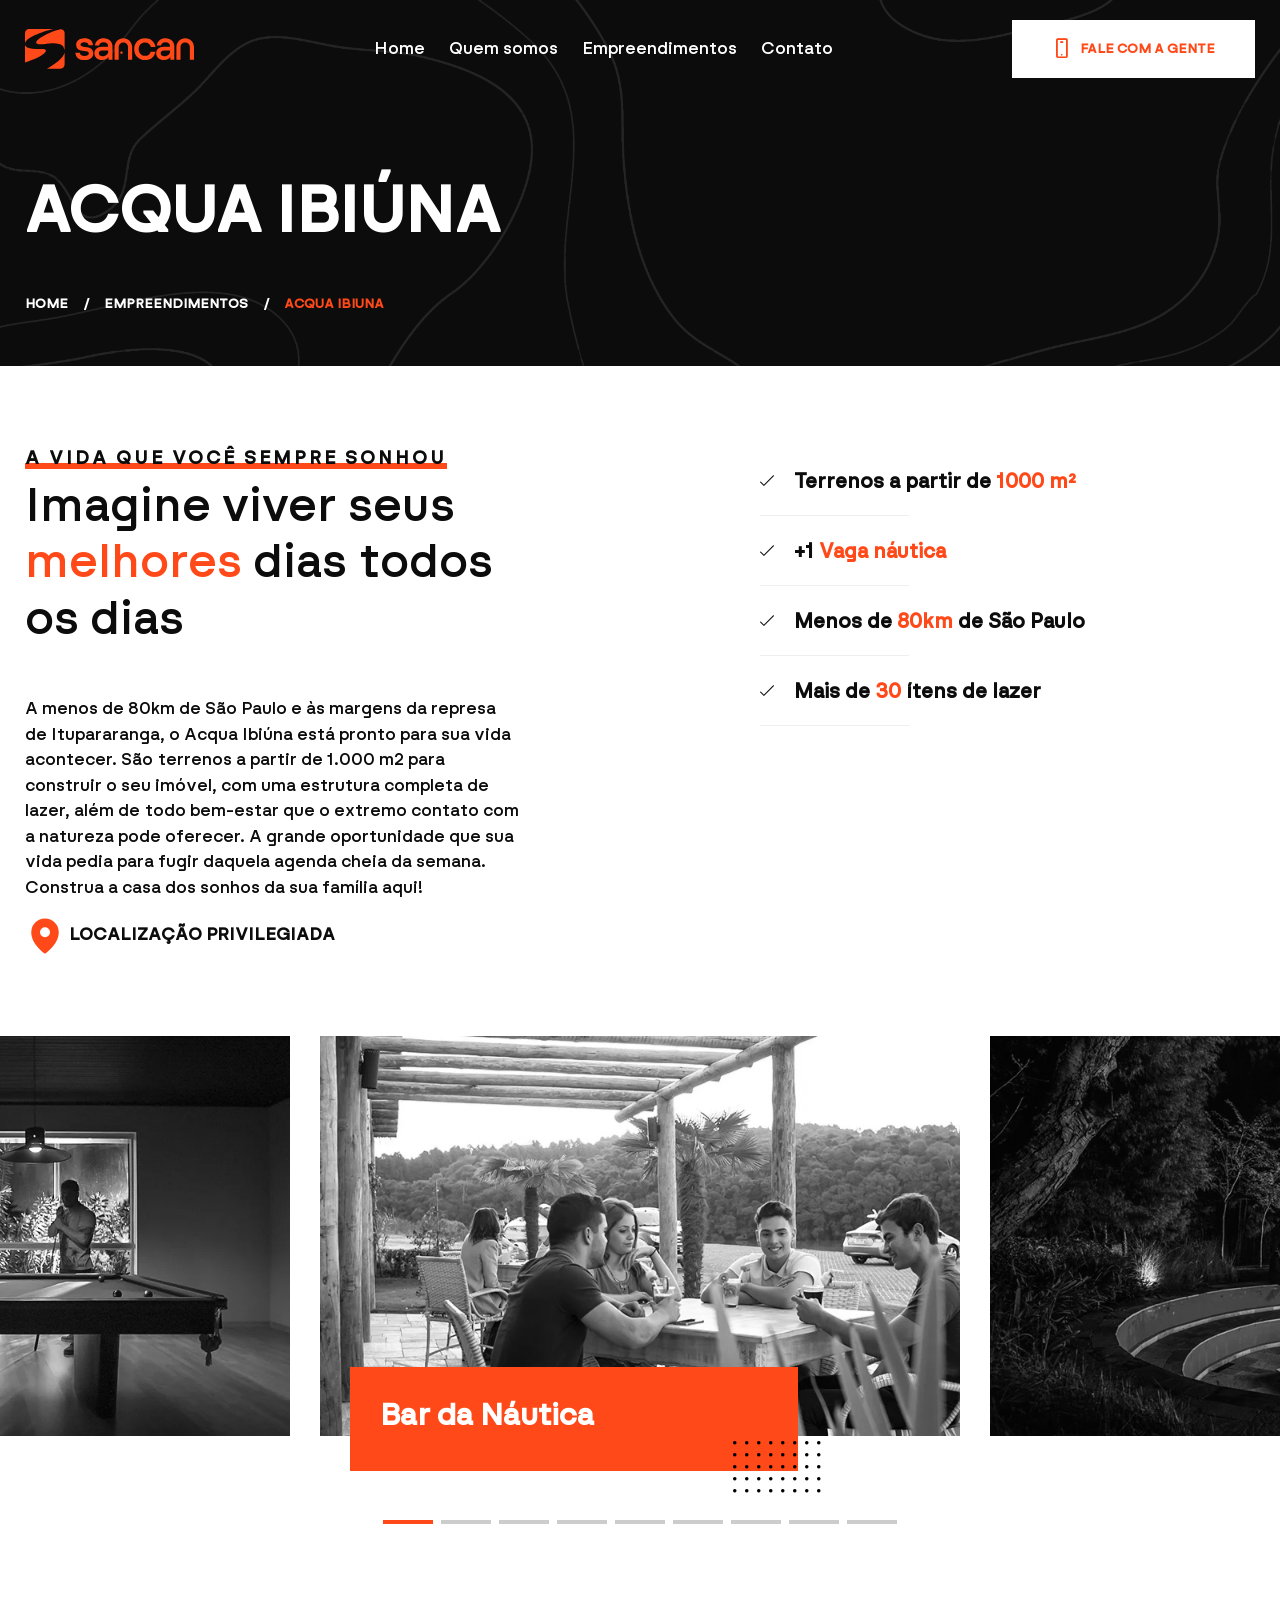
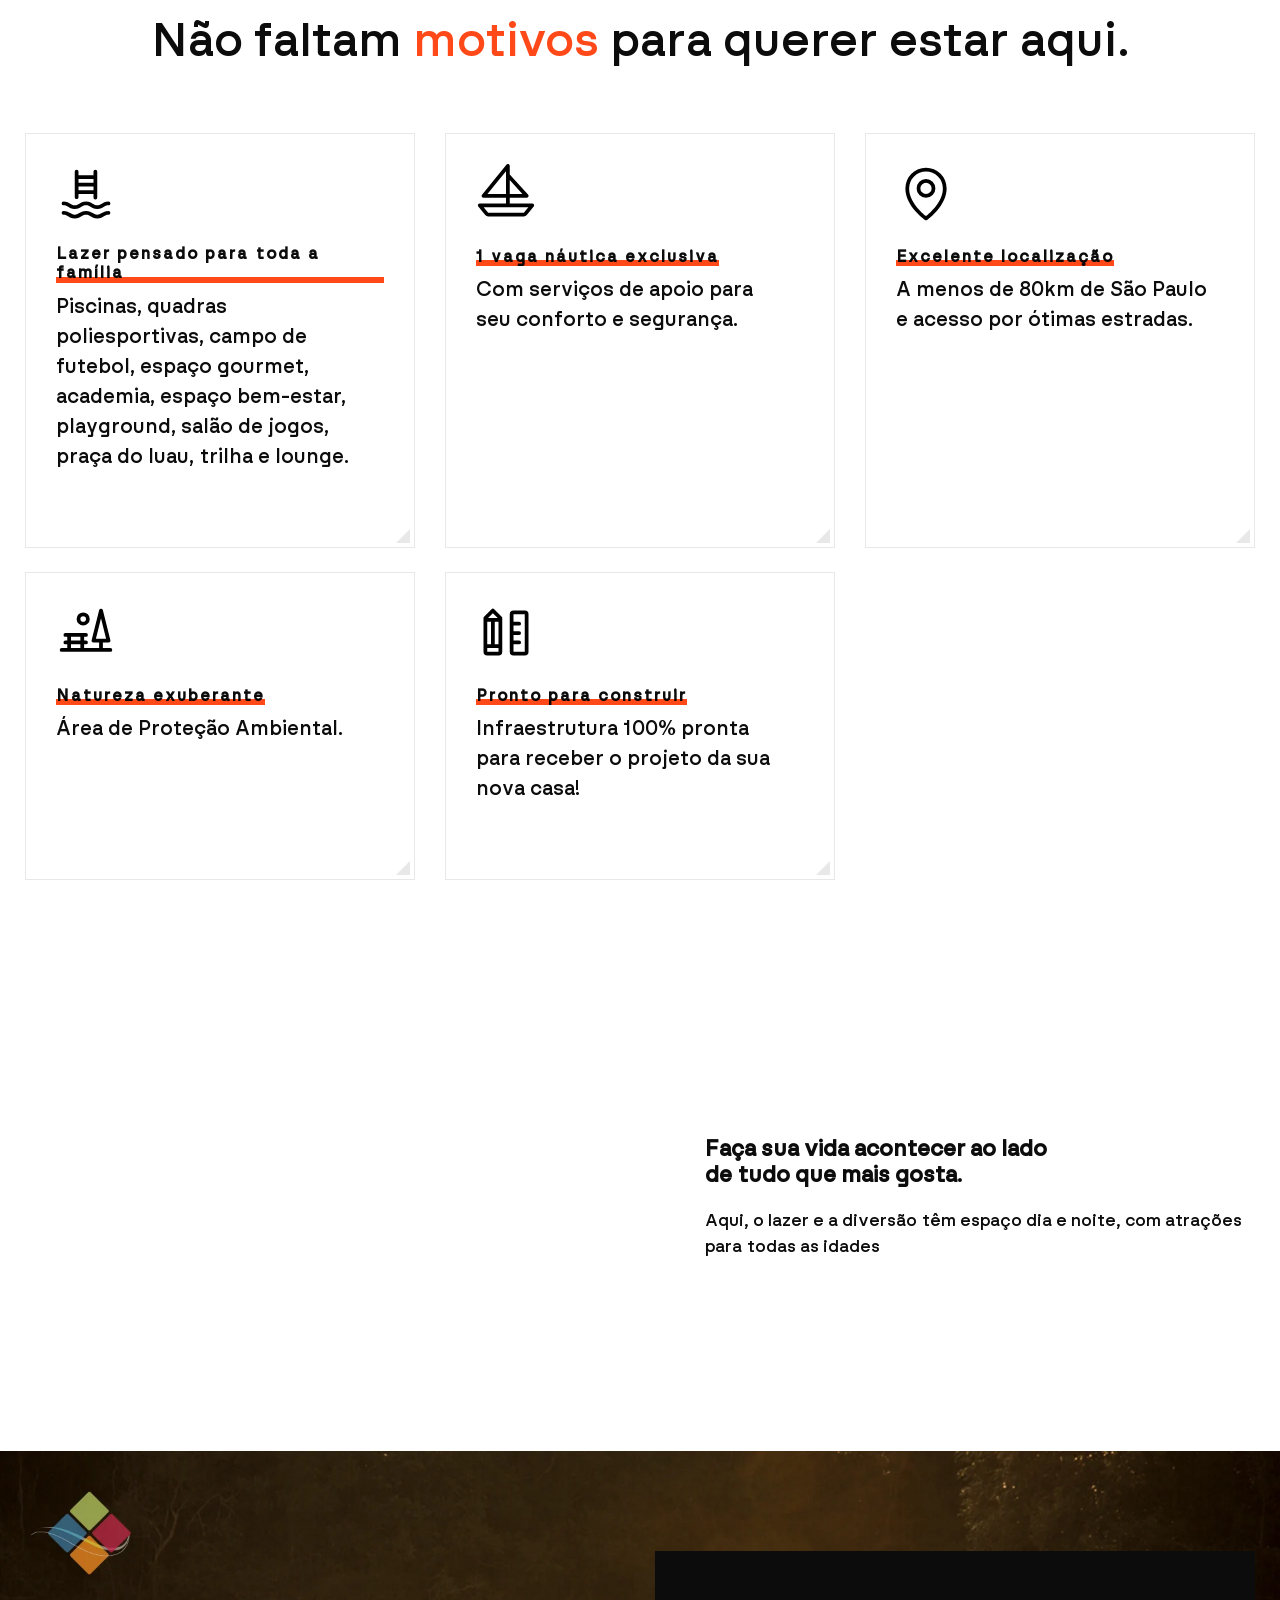
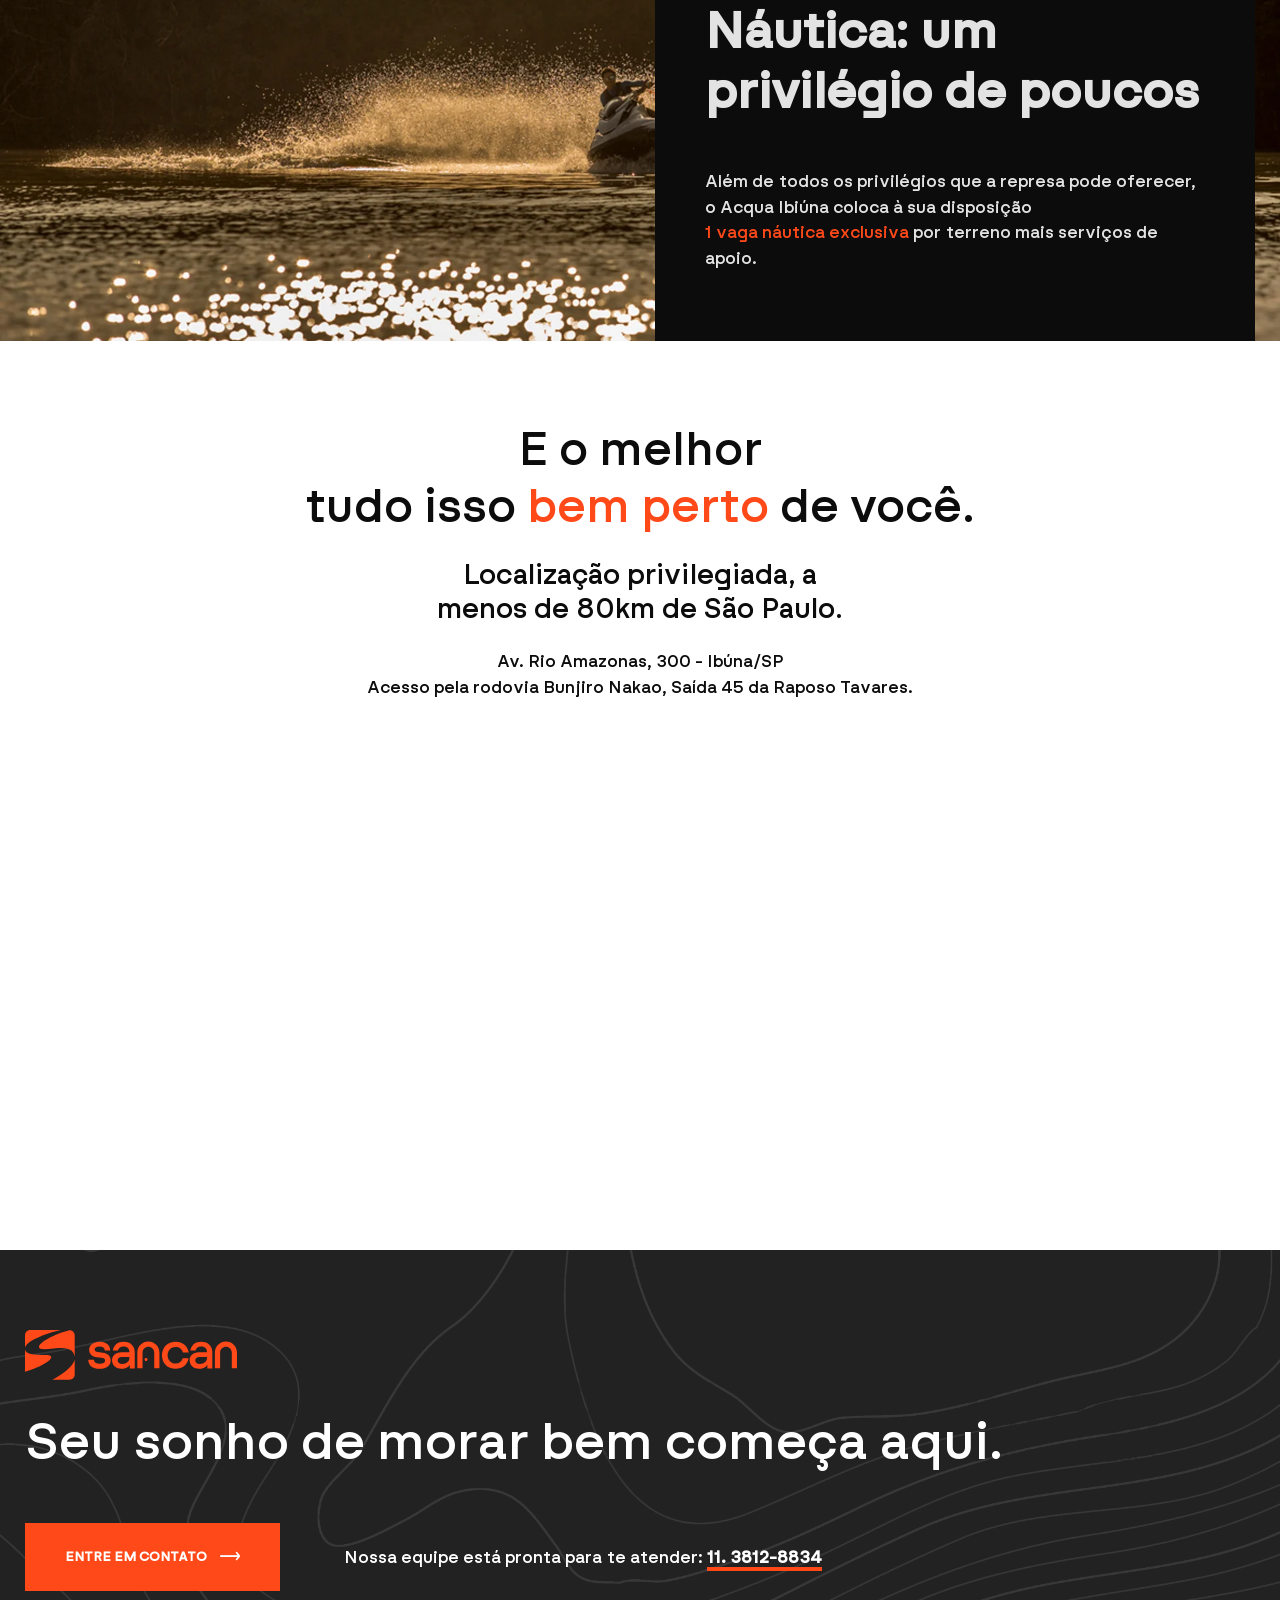
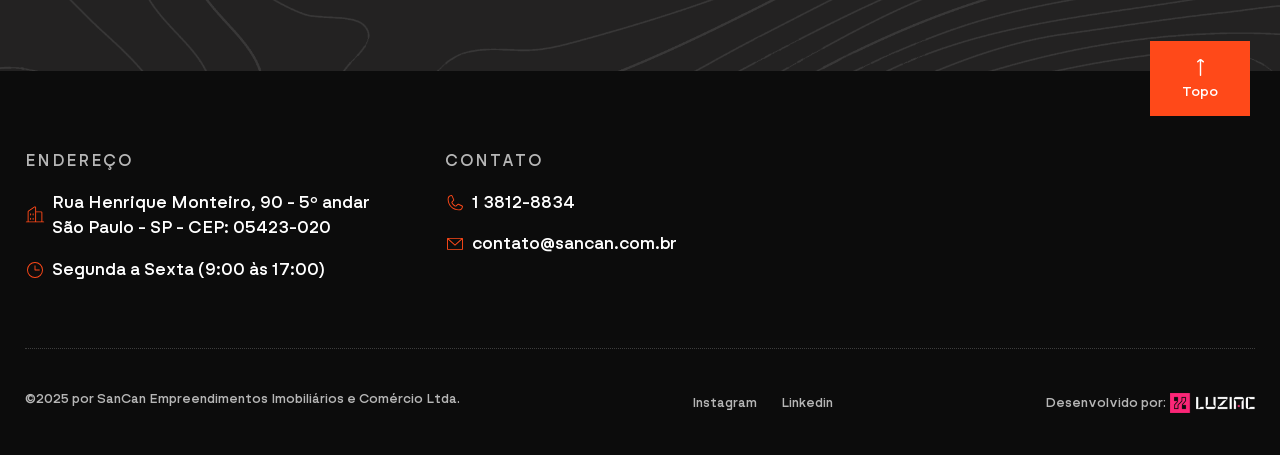
<file: acqua-ibiuna.html>
<!doctype html>
<html lang="en">
<head>
<meta charset="utf-8">
<meta name="viewport" content="width=device-width, initial-scale=1, shrink-to-fit=no">
<meta name="theme-color" content="#feed01"/>
<title>SANCAN | Acqua Ibúna</title>
<meta name="author" content="Themezinho">
<meta name="description" content="For all kind of construction company website">
<meta name="keywords" content="consto, business, construction, company, industrial, building, projects, corporate, apartments, flat, condo, brick, website, design, animation, transition, themezinho">

<!-- SOCIAL MEDIA META -->
<meta property="og:description" content="Consto | Industrial Construction Company">
<meta property="og:image" content="http://www.themezinho.net/consto/preview.png">
<meta property="og:site_name" content="consto">
<meta property="og:title" content="consto">
<meta property="og:type" content="website">
<meta property="og:url" content="http://www.themezinho.net/consto">

<!-- TWITTER META -->
<meta name="twitter:card" content="summary">
<meta name="twitter:site" content="@consto">
<meta name="twitter:creator" content="@consto">
<meta name="twitter:title" content="consto">
<meta name="twitter:description" content="Consto | Industrial Construction Company">
<meta name="twitter:image" content="http://www.themezinho.net/consto/preview.png">

<!-- FAVICON FILES -->
<link href="ico/apple-touch-icon-144-precomposed.png" rel="apple-touch-icon" sizes="144x144">
<link href="ico/apple-touch-icon-114-precomposed.png" rel="apple-touch-icon" sizes="114x114">
<link href="ico/apple-touch-icon-72-precomposed.png" rel="apple-touch-icon" sizes="72x72">
<link href="ico/apple-touch-icon-57-precomposed.png" rel="apple-touch-icon">
<link href="ico/favicon.png" rel="shortcut icon">

<!-- CSS FILES -->
<link rel="stylesheet" href="css/lineicons.css">
<link rel="stylesheet" href="css/odometer.min.css">
<link rel="stylesheet" href="css/fancybox.min.css">
<link rel="stylesheet" href="css/swiper.min.css">
<link rel="stylesheet" href="css/bootstrap.min.css">
<link rel="stylesheet" href="css/style.css">
</head>
<body>
	<div class="first-transition"></div>
	<!-- end first-transition -->

	<div class="page-transition"></div>
	<!-- end page-transition -->

  <div class="search-box">
    <div class="inner">
      <form>
        <input type="search" placeholder="Tyhe here to search">
        <input type="submit" value="SEARCH">
      </form>
    </div>
  </div>
  <!-- end search-box -->
   
  <aside class="side-widget">
    <div class="inner">
      <div class="logo"> <a href="index.html"><img src="images/logo.svg" alt="Image"></a> </div>
      <!-- end logo -->
      <div class="show-mobile">
        <div class="site-menu">
          <ul>
            <li><a href="/">Home</a></li>
            <li><a href="./sobre.html">Quem somos</a></li>
            <li><a href="./empreendimentos.html">Empreendimentos</a></li>
            <li><a href="#">Contato</a></li>
          </ul>
        </div>
        <!-- end site-menu --> 
      </div>
      <!-- end show-mobile -->
    </div>
    <!-- end inner --> 
  </aside>
  <!-- end side-widget -->
  
  <nav class="navbar">
    <div class="container">
      <div class="logo"> <a href="index.html"><img src="images/logo.svg" alt="Image"></a> </div>
      <!-- end logo -->
      <div class="site-menu">
        <ul>
          <li><a href="/">Home</a></li>
          <li><a href="./sobre.html">Quem somos</a></li>
          <li><a href="./empreendimentos.html">Empreendimentos</a></li>
          <li><a href="#">Contato</a></li>
        </ul>
      </div>
      <!-- end site-menu -->
  
      <a href="#sales-specialist-form" class="navbar-button" data-fancybox><i class="lni lni-mobile"></i> <span>FALE COM A GENTE</span></a> 
  
      <div class="hamburger">
        <div id="hamburger"> <span></span> <span></span> <span></span> </div>
        <div id="cross"> <span></span> <span></span> </div>
      </div>
      <!-- end hamburger --> 
    </div>
    <!-- end container --> 
  </nav>
  <!-- end navbar -->

  <header class="page-header">
    <div class="container">
      <h1 class="mb-5">ACQUA IBIÚNA</h1>
      <ul>
        <li><a href="/">HOME</a></li>
        <li><a href="./empreendimentos.html">EMPREENDIMENTOS</a></li>
        <li>ACQUA IBIUNA</li>
      </ul>
    </div>
    <!-- end container --> 
  </header>
  <!-- end page-header -->

  <section class="content-section no-bottom-spacing">
    <div class="container">
      <div class="row">
      <div class="col-lg-5">
         <div class="section-title text-left">
            <h6 class="text-uppercase">A Vida que Você Sempre Sonhou</h6>
            <h2>Imagine viver seus <span class="primary-color">melhores</span> dias todos os dias</h2>
          </div>
          <!-- end section-title --> 

          <p>A menos de 80km de São Paulo e às margens da represa de Itupararanga, o Acqua Ibiúna está pronto para sua vida acontecer. São terrenos a partir de 1.000 m2 para construir o seu imóvel, com uma estrutura completa de lazer, além de todo bem-estar que o extremo contato com a natureza pode oferecer. A grande oportunidade que sua vida pedia para fugir daquela agenda cheia da semana. Construa a casa dos sonhos da sua família aqui!</p>

        <svg xmlns="http://www.w3.org/2000/svg" width="40" height="40" fill="#FF4919" viewBox="0 0 256 256">
          <path d="M128,16a88.1,88.1,0,0,0-88,88c0,75.3,80,132.17,83.41,134.55a8,8,0,0,0,9.18,0C136,236.17,216,179.3,216,104A88.1,88.1,0,0,0,128,16Zm0,56a32,32,0,1,1-32,32A32,32,0,0,1,128,72Z"></path>
        </svg>
        <b class="text-uppercase">Localização privilegiada</b>
      </div>
      <!-- end col-7 -->
      <div class="col-lg-5 offset-lg-2">
        <ul class="custom-list">
          <li><i class="lni lni-checkmark"></i> <p>Terrenos a partir de <span class="primary-color">1000 m²</span></p></li>
          <li><i class="lni lni-checkmark"></i> <p>+1 <span class="primary-color">Vaga náutica</span></p></li>
          <li><i class="lni lni-checkmark"></i> <p>Menos de <span class="primary-color">80km</span> de São Paulo</p></li>
          <li><i class="lni lni-checkmark"></i> <p>Mais de <span class="primary-color">30</span> ítens de lazer</p></li>
        </ul>
      </div>
      <!-- end col-5 -->
      </div>
      <!-- end row --> 
    </div>
    <!-- end container --> 
  </section>
  <!-- end content-section -->

  <section class="content-section no-bottom-spacing">
    <div class="swiper-container project-slider">
      <div class="swiper-wrapper">
        <div class="swiper-slide">
          <figure class="project-box"> 
            <a href="#">
              <img src="./images/acqua-ibiuna/1-800x500.webp" alt="Bar da Náutica">
            </a>        
            <figcaption>
              <h5>Bar da Náutica</h5>
            </figcaption>  
          </figure>
        </div>
        <!-- end swiper-slide -->
        <div class="swiper-slide">
          <figure class="project-box"> 
            <a href="#">
              <img src="./images/acqua-ibiuna/2-800x500.webp" alt="Praça do Lual">
            </a>          
            <figcaption>
              <h5>Praça do Lual</h5>
            </figcaption>  
          </figure>
        </div>
        <!-- end swiper-slide -->
        <div class="swiper-slide">
          <figure class="project-box"> 
            <a href="#">
              <img src="./images/acqua-ibiuna/3-800x500.webp" alt="Piscinas">
            </a>          
            <figcaption>
              <h5>Piscinas</h5>
            </figcaption>  
          </figure>
        </div>
        <!-- end swiper-slide --> 
        <div class="swiper-slide">
          <figure class="project-box"> 
            <a href="#">
              <img src="./images/acqua-ibiuna/4-800x500.webp" alt="Forno de Pizza">
            </a>          
            <figcaption>
              <h5>Forno de Pizza</h5>
            </figcaption>  
          </figure>
        </div>
        <!-- end swiper-slide --> 
        <div class="swiper-slide">
          <figure class="project-box"> 
            <a href="#">
              <img src="./images/acqua-ibiuna/5-800x500.webp" alt="Trilha Ecológica">
            </a>          
            <figcaption>
              <h5>Trilha Ecológica</h5>
            </figcaption>  
          </figure>
        </div>
        <!-- end swiper-slide --> 
        <div class="swiper-slide">
          <figure class="project-box"> 
            <a href="#">
              <img src="./images/acqua-ibiuna/6-800x500.webp" alt="Playground">
            </a>          
            <figcaption>
              <h5>Playground</h5>
            </figcaption>  
          </figure>
        </div>
        <!-- end swiper-slide --> 
        <div class="swiper-slide">
          <figure class="project-box"> 
            <a href="#">
              <img src="./images/acqua-ibiuna/7-800x500.webp" alt="Espaço Gourmet">
            </a>          
            <figcaption>
              <h5>Espaço Gourmet</h5>
            </figcaption>  
          </figure>
        </div>
        <!-- end swiper-slide --> 
        <div class="swiper-slide">
          <figure class="project-box"> 
            <a href="#">
              <img src="./images/acqua-ibiuna/8-800x500.webp" alt="Quadra de Tenis">
            </a>          
            <figcaption>
              <h5>Quadra de Tenis</h5>
            </figcaption>  
          </figure>
        </div>
        <!-- end swiper-slide --> 
        <div class="swiper-slide">
          <figure class="project-box"> 
            <a href="#">
              <img src="./images/acqua-ibiuna/9-800x500.webp" alt="Salão de Jogos">
            </a>          
            <figcaption>
              <h5>Salão de Jogos</h5>
            </figcaption>  
          </figure>
        </div>
        <!-- end swiper-slide --> 
      </div>
      <!-- Add Pagination -->
      <div class="swiper-pagination"></div>
    </div>
    <!-- end project-slider --> 
  </section>
  <!-- end content-section -->

  <section class="content-section">
    <div class="container">
      <div class="row">
        <div class="col-12">
          <div class="section-title">
              <h2>Não faltam <span class="primary-color">motivos</span> para querer estar aqui.</h2>
          </div>
          <!-- end section-title --> 
        </div>
        <!-- end col-12 -->
        <div class="col-lg-4 col-md-6 mb-4">
          <div class="core-values-box"> 
            <figure>
              <svg xmlns="http://www.w3.org/2000/svg" width="60" height="60" fill="#000000" viewBox="0 0 256 256"><path d="M88,149.39a8,8,0,0,0,8-8V128h64v15.29a8,8,0,0,0,16,0V32a8,8,0,0,0-16,0V48H96V32a8,8,0,0,0-16,0V141.39A8,8,0,0,0,88,149.39ZM96,112V96h64v16Zm64-48V80H96V64ZM24,168a8,8,0,0,1,8-8c14.42,0,22.19,5.18,28.44,9.34C66,173.06,70.42,176,80,176s14-2.94,19.56-6.66c6.24-4.16,14-9.34,28.43-9.34s22.2,5.18,28.44,9.34c5.58,3.72,10,6.66,19.57,6.66s14-2.94,19.56-6.66c6.25-4.16,14-9.34,28.44-9.34a8,8,0,0,1,0,16c-9.58,0-14,2.94-19.56,6.66-6.25,4.16-14,9.34-28.44,9.34s-22.2-5.18-28.44-9.34C142,178.94,137.57,176,128,176s-14,2.94-19.56,6.66c-6.24,4.16-14,9.34-28.43,9.34s-22.19-5.18-28.44-9.34C46,178.94,41.58,176,32,176A8,8,0,0,1,24,168Zm208,40a8,8,0,0,1-8,8c-9.58,0-14,2.94-19.56,6.66-6.25,4.16-14,9.34-28.44,9.34s-22.2-5.18-28.44-9.34C142,218.94,137.57,216,128,216s-14,2.94-19.56,6.66c-6.24,4.16-14,9.34-28.43,9.34s-22.19-5.18-28.44-9.34C46,218.94,41.58,216,32,216a8,8,0,0,1,0-16c14.42,0,22.19,5.18,28.44,9.34C66,213.06,70.42,216,80,216s14-2.94,19.56-6.66c6.24-4.16,14-9.34,28.43-9.34s22.2,5.18,28.44,9.34c5.58,3.72,10,6.66,19.57,6.66s14-2.94,19.56-6.66c6.25-4.16,14-9.34,28.44-9.34A8,8,0,0,1,232,208Z"></path></svg>
            </figure>
            <h6>Lazer pensado para toda a família</h6>
            <p>Piscinas, quadras poliesportivas, campo de futebol, espaço gourmet, academia, espaço bem-estar, playground, salão de jogos, praça do luau, trilha e lounge.</p>
          </div>
          <!-- end core-values-box --> 
        </div>
        <!-- end col-4 -->
        <div class="col-lg-4 col-md-6 mb-4">
          <div class="core-values-box"> 
        <figure>
          <svg xmlns="http://www.w3.org/2000/svg" width="60" height="60" fill="#000000" viewBox="0 0 256 256"><path d="M247.21,172.53A8,8,0,0,0,240,168H144V144h72a8,8,0,0,0,5.92-13.38L144,44.91V8a8,8,0,0,0-14.21-5l-104,128A8,8,0,0,0,32,144h96v24H16a8,8,0,0,0-6.25,13l29.6,37a15.93,15.93,0,0,0,12.49,6H204.16a15.93,15.93,0,0,0,12.49-6l29.6-37A8,8,0,0,0,247.21,172.53ZM197.92,128H144V68.69ZM48.81,128,128,30.53V128Zm155.35,80H51.84l-19.2-24H223.36Z"></path></svg>
        </figure>
            <h6>1 vaga náutica exclusiva</h6>
            <p>Com serviços de apoio para seu conforto e segurança.</p>
          </div>
          <!-- end core-values-box --> 
        </div>
        <!-- end col-4 -->
        <div class="col-lg-4 col-md-6 mb-4">
          <div class="core-values-box"> 	
          <figure>
            <svg xmlns="http://www.w3.org/2000/svg" width="60" height="60" fill="#000000" viewBox="0 0 256 256"><path d="M128,64a40,40,0,1,0,40,40A40,40,0,0,0,128,64Zm0,64a24,24,0,1,1,24-24A24,24,0,0,1,128,128Zm0-112a88.1,88.1,0,0,0-88,88c0,31.4,14.51,64.68,42,96.25a254.19,254.19,0,0,0,41.45,38.3,8,8,0,0,0,9.18,0A254.19,254.19,0,0,0,174,200.25c27.45-31.57,42-64.85,42-96.25A88.1,88.1,0,0,0,128,16Zm0,206c-16.53-13-72-60.75-72-118a72,72,0,0,1,144,0C200,161.23,144.53,209,128,222Z"></path></svg>
          </figure>
            <h6>Excelente localização</h6>
            <p>A menos de 80km de São Paulo e acesso por ótimas estradas.</p>
          </div>
          <!-- end core-values-box --> 
        </div>
        <!-- end col-4 -->
        <div class="col-lg-4 col-md-6 mb-4">
          <div class="core-values-box"> 	
          <figure>
            <svg xmlns="http://www.w3.org/2000/svg" width="60" height="60" fill="#000000" viewBox="0 0 256 256"><path d="M232,192H200V168h24a8,8,0,0,0,7.76-9.94l-32-128a8,8,0,0,0-15.52,0l-32,128A8,8,0,0,0,160,168h24v24H120V176h8a8,8,0,0,0,0-16h-8V144h8a8,8,0,0,0,0-16H40a8,8,0,0,0,0,16h8v16H40a8,8,0,0,0,0,16h8v16H24a8,8,0,0,0,0,16H232a8,8,0,0,0,0-16ZM192,65l21.75,87h-43.5ZM64,144h40v16H64Zm0,32h40v16H64Zm52-80A28,28,0,1,0,88,68,28,28,0,0,0,116,96Zm0-40a12,12,0,1,1-12,12A12,12,0,0,1,116,56Z"></path></svg>
          </figure>
            <h6>Natureza exuberante</h6>
            <p>Área de Proteção Ambiental.</p>
          </div>
          <!-- end core-values-box --> 
        </div>
        <!-- end col-4 -->
        <div class="col-lg-4 col-md-6 mb-4">
          <div class="core-values-box"> 	
          <figure>
            <svg xmlns="http://www.w3.org/2000/svg" width="60" height="60" fill="#000000" viewBox="0 0 256 256"><path d="M208,32H160a16,16,0,0,0-16,16V208a16,16,0,0,0,16,16h48a16,16,0,0,0,16-16V48A16,16,0,0,0,208,32Zm0,176H160V176h24a8,8,0,0,0,0-16H160V136h24a8,8,0,0,0,0-16H160V96h24a8,8,0,0,0,0-16H160V48h48V208ZM77.66,26.34a8,8,0,0,0-11.32,0l-32,32A8,8,0,0,0,32,64V208a16,16,0,0,0,16,16H96a16,16,0,0,0,16-16V64a8,8,0,0,0-2.34-5.66ZM48,176V80H64v96ZM80,80H96v96H80ZM72,43.31,92.69,64H51.31ZM48,208V192H96v16Z"></path></svg>
          </figure>
            <h6>Pronto para construir</h6>
            <p>Infraestrutura 100% pronta para receber o projeto da sua nova casa!</p>
          </div>
          <!-- end core-values-box --> 
        </div>
        <!-- end col-4 -->
      </div>
      <!-- end row --> 
    </div>
    <!-- end container --> 
  </section>
  <!-- end content-section -->

  <section class="content-section">
    <div class="container">
      <div class="row align-items-center">
        <div class="col-lg-6">
            <iframe width="100%" height="315" src="https://www.youtube.com/embed/AL6uASrFCBc?si=C_aTTRW51aVGah9W" title="YouTube video player" frameborder="0" allow="accelerometer; autoplay; clipboard-write; encrypted-media; gyroscope; picture-in-picture; web-share" referrerpolicy="strict-origin-when-cross-origin" allowfullscreen></iframe>
          <!-- end side-image --> 
        </div>
        <!-- end col-6 -->
        <div class="col-lg-6">
          <div class="side-content">
            <h5>Faça sua vida acontecer ao lado<br /> de tudo que mais gosta.</h5>
            <p>Aqui, o lazer e a diversão têm espaço dia e noite, com atrações para todas as idades</p>
             </div>
          <!-- end side-content --> 
        </div>
        <!-- end col-6 --> 
      </div>
      <!-- end row --> 
    </div>
    <!-- end container --> 
  </section>
  <!-- end content-section -->	

  <section class="content-section no-spacing bg-full" data-background="./images/acqua-ibiuna/jetski.webp">
    <div class="container">
      <div class="row justify-content-end">
        <div class="col-lg-6 col-md-9">
          <div class="services-list-box">
            <h4 class="mb-5">Náutica: um privilégio de poucos</h4>
            <p>
              Além de todos os privilégios que a represa pode oferecer, o Acqua Ibiúna coloca à sua disposição<br />
              <span class="primary-color">1 vaga náutica exclusiva</span> por terreno mais serviços de apoio.
            </p>
          </div>
          <!-- end services-list-box --> 
        </div>
        <!-- end col-6 --> 
      </div>
      <!-- end row --> 
    </div>
    <!-- end container --> 
  </section>
  <!-- end content-section -->

  <section class="content-section no-bottom-spacing">
    <div class="container-fluid">
      <div class="row">
        <div class="col-12">
          <div class="section-title">
            <h2 class="mb-4">E o melhor<br /> tudo isso <span class="primary-color">bem perto</span> de você.</h2>
            <h3 class="mb-4">Localização privilegiada, a <br />menos de 80km de São Paulo.</h3>
            <p>
              Av. Rio Amazonas, 300 - Ibúna/SP <br /> 
              <span class="text-small">Acesso pela rodovia Bunjiro Nakao, Saída 45 da Raposo Tavares.</span>
            </p>
          </div>
          <!-- end section-title --> 
        </div>
        <!-- end col-12 -->
        <div class="col-12">
          <div class="row">
            <div style="overflow:hidden;max-width:100%;width:100%;height:500px;"><div id="google-maps-display" style="height:100%; width:100%;max-width:100%;"><iframe style="height:100%;width:100%;border:0;" frameborder="0" src="https://www.google.com/maps/embed/v1/place?q=Av.+Rio+Amazonas,+300+-+Paruru,+Ibiúna+-+SP,+Brasil&key=AIzaSyBFw0Qbyq9zTFTd-tUY6dZWTgaQzuU17R8"></iframe></div><a class="our-googlemap-code" href="https://www.bootstrapskins.com/themes" id="authorize-map-data">premium bootstrap themes</a><style>#google-maps-display img{max-width:none!important;background:none!important;font-size: inherit;font-weight:inherit;}</style></div>
          </div>
        </div>
      </div>
    </div>
  </section>

  <section class="footer-bar">
    <div class="container">
      <div class="row">
        <div class="col-12">
          <figure class="logo"> <img src="images/logo.svg" alt="Image"> </figure>
          <h2>Seu sonho de morar bem começa aqui.</b></h2>
          <a href="#sales-specialist-form" class="button" data-fancybox>ENTRE EM CONTATO <i class="lni lni-arrow-right"></i></a>
          <div class="sales-representive">
            Nossa equipe está pronta para te atender: <b>11. 3812-8834</b></div>
          <!-- end sales-representive --> 
        </div>
        <!-- end col-12  --> 
      </div>
      <!-- end row --> 
    </div>
    <!-- end container --> 
  </section>
  <!-- end footer-bar -->
    
  <footer class="footer">
    <div class="container">
      <div class="row">
        <div class="col-lg-4 col-md-6">
          <h6 class="widget-title">ENDEREÇO</h6>
          <address>
            <p>
              <svg xmlns="http://www.w3.org/2000/svg" width="20" height="20" fill="#FF4919" viewBox="0 0 256 256"><path d="M240,210H222V96a14,14,0,0,0-14-14H142V32a14,14,0,0,0-21.77-11.64l-80,53.33A14,14,0,0,0,34,85.34V210H16a6,6,0,0,0,0,12H240a6,6,0,0,0,0-12ZM208,94a2,2,0,0,1,2,2V210H142V94ZM46,85.34a2,2,0,0,1,.89-1.66l80-53.34A2,2,0,0,1,130,32V210H46ZM110,112v16a6,6,0,0,1-12,0V112a6,6,0,0,1,12,0Zm-32,0v16a6,6,0,0,1-12,0V112a6,6,0,0,1,12,0Zm0,56v16a6,6,0,0,1-12,0V168a6,6,0,0,1,12,0Zm32,0v16a6,6,0,0,1-12,0V168a6,6,0,0,1,12,0Z"></path></svg>
              <span>
                Rua Henrique Monteiro, 90 - 5º andar<br />
                São Paulo - SP - CEP: 05423-020
              </span>
            </p>
            <p>
              <svg xmlns="http://www.w3.org/2000/svg" width="20" height="20" fill="#FF4919" viewBox="0 0 256 256"><path d="M128,26A102,102,0,1,0,230,128,102.12,102.12,0,0,0,128,26Zm0,192a90,90,0,1,1,90-90A90.1,90.1,0,0,1,128,218Zm62-90a6,6,0,0,1-6,6H128a6,6,0,0,1-6-6V72a6,6,0,0,1,12,0v50h50A6,6,0,0,1,190,128Z"></path></svg>
              <span>Segunda a Sexta (9:00 às 17:00)</span>
            </p>
          </address>
        </div>
        <!-- end col-4 -->
        <div class="col-lg-4 col-md-6">
          <h6 class="widget-title">CONTATO</h6>
          <p>
            <svg xmlns="http://www.w3.org/2000/svg" width="20" height="20" fill="#FF4919" viewBox="0 0 256 256"><path d="M221.59,160.3l-47.24-21.17a14,14,0,0,0-13.28,1.22,4.81,4.81,0,0,0-.56.42l-24.69,21a1.88,1.88,0,0,1-1.68.06c-15.87-7.66-32.31-24-40-39.65a1.91,1.91,0,0,1,0-1.68l21.07-25a6.13,6.13,0,0,0,.42-.58,14,14,0,0,0,1.12-13.27L95.73,34.49a14,14,0,0,0-14.56-8.38A54.24,54.24,0,0,0,34,80c0,78.3,63.7,142,142,142a54.25,54.25,0,0,0,53.89-47.17A14,14,0,0,0,221.59,160.3ZM176,210C104.32,210,46,151.68,46,80A42.23,42.23,0,0,1,82.67,38h.23a2,2,0,0,1,1.84,1.31l21.1,47.11a2,2,0,0,1,0,1.67L84.73,113.15a4.73,4.73,0,0,0-.43.57,14,14,0,0,0-.91,13.73c8.87,18.16,27.17,36.32,45.53,45.19a14,14,0,0,0,13.77-1c.19-.13.38-.27.56-.42l24.68-21a1.92,1.92,0,0,1,1.6-.1l47.25,21.17a2,2,0,0,1,1.21,2A42.24,42.24,0,0,1,176,210Z"></path></svg>
            <span>1 3812-8834</span>
          </p>
          <p>
            <svg xmlns="http://www.w3.org/2000/svg" width="20" height="20" fill="#FF4919" viewBox="0 0 256 256"><path d="M224,50H32a6,6,0,0,0-6,6V192a14,14,0,0,0,14,14H216a14,14,0,0,0,14-14V56A6,6,0,0,0,224,50ZM208.58,62,128,135.86,47.42,62ZM216,194H40a2,2,0,0,1-2-2V69.64l86,78.78a6,6,0,0,0,8.1,0L218,69.64V192A2,2,0,0,1,216,194Z"></path></svg>
            <span>contato@sancan.com.br</span>
          </p>
  
        </div>
        <!-- end col-4 -->
        <div class="col-12">
          <div class="footer-bottom"> 
            <span>©2025 por SanCan Empreendimentos Imobiliários e Comércio Ltda.</span>
  
            <ul>
              <li><a href="https://www.instagram.com/sancanempreendimentos/" target="_blank">Instagram</a></li>
              <li><a href="https://www.linkedin.com/company/100042036/admin/feed/posts/?feedType=following" target="_blank">Linkedin</a></li>
            </ul>
  
            <div class="by">
              <span>Desenvolvido por:</span>
              <a href="https://www.luziac.com.br/" title="Luziac" target="_blank">
                <img src="images/luziac-footer.webp" alt="Luziac" width="85" height="20">
              </a>
            </div>
          </div>
          <!-- end footer-bottom --> 
        </div>
        <!-- end col-12  --> 
      </div>
      <!-- end row --> 
    </div>
    <!-- end container --> 
    <a href="#" class="scroll-top"><i class="lni lni-arrow-up"></i> <small>Topo</small> </a> 
    <!-- end scroll-top --> 
  </footer>
  <!-- end footer -->
  
  <div id="sales-specialist-form">
    <form>
      <div class="form-group"> <span>Nome</span>
        <input type="text">
      </div>
      <!-- end form-group -->
      <div class="form-group"> <span>Sobrenome</span>
        <input type="text">
      </div>
      <!-- end form-group -->
      <div class="form-group"> <span>Seu melhor E-mail</span>
        <input type="email">
      </div>
      <!-- end form-group -->
      <div class="form-group">
        <input type="submit" value="ENVIAR">
      </div>
      <!-- end form-group -->
    </form>
  </div>
  <!-- end sales-specialist-form --> 
  
  <!-- JS FILES --> 
  <script src="js/jquery.min.js"></script> 
  <script src="js/bootstrap.min.js"></script> 
  <script src="js/swiper.min.js"></script> 
  <script src="js/fancybox.min.js"></script> 
  <script src="js/odometer.min.js"></script> 
  <script src="js/isotope.min.js"></script> 
  <script src="js/scripts.js"></script>
</body>
</html>
</file>
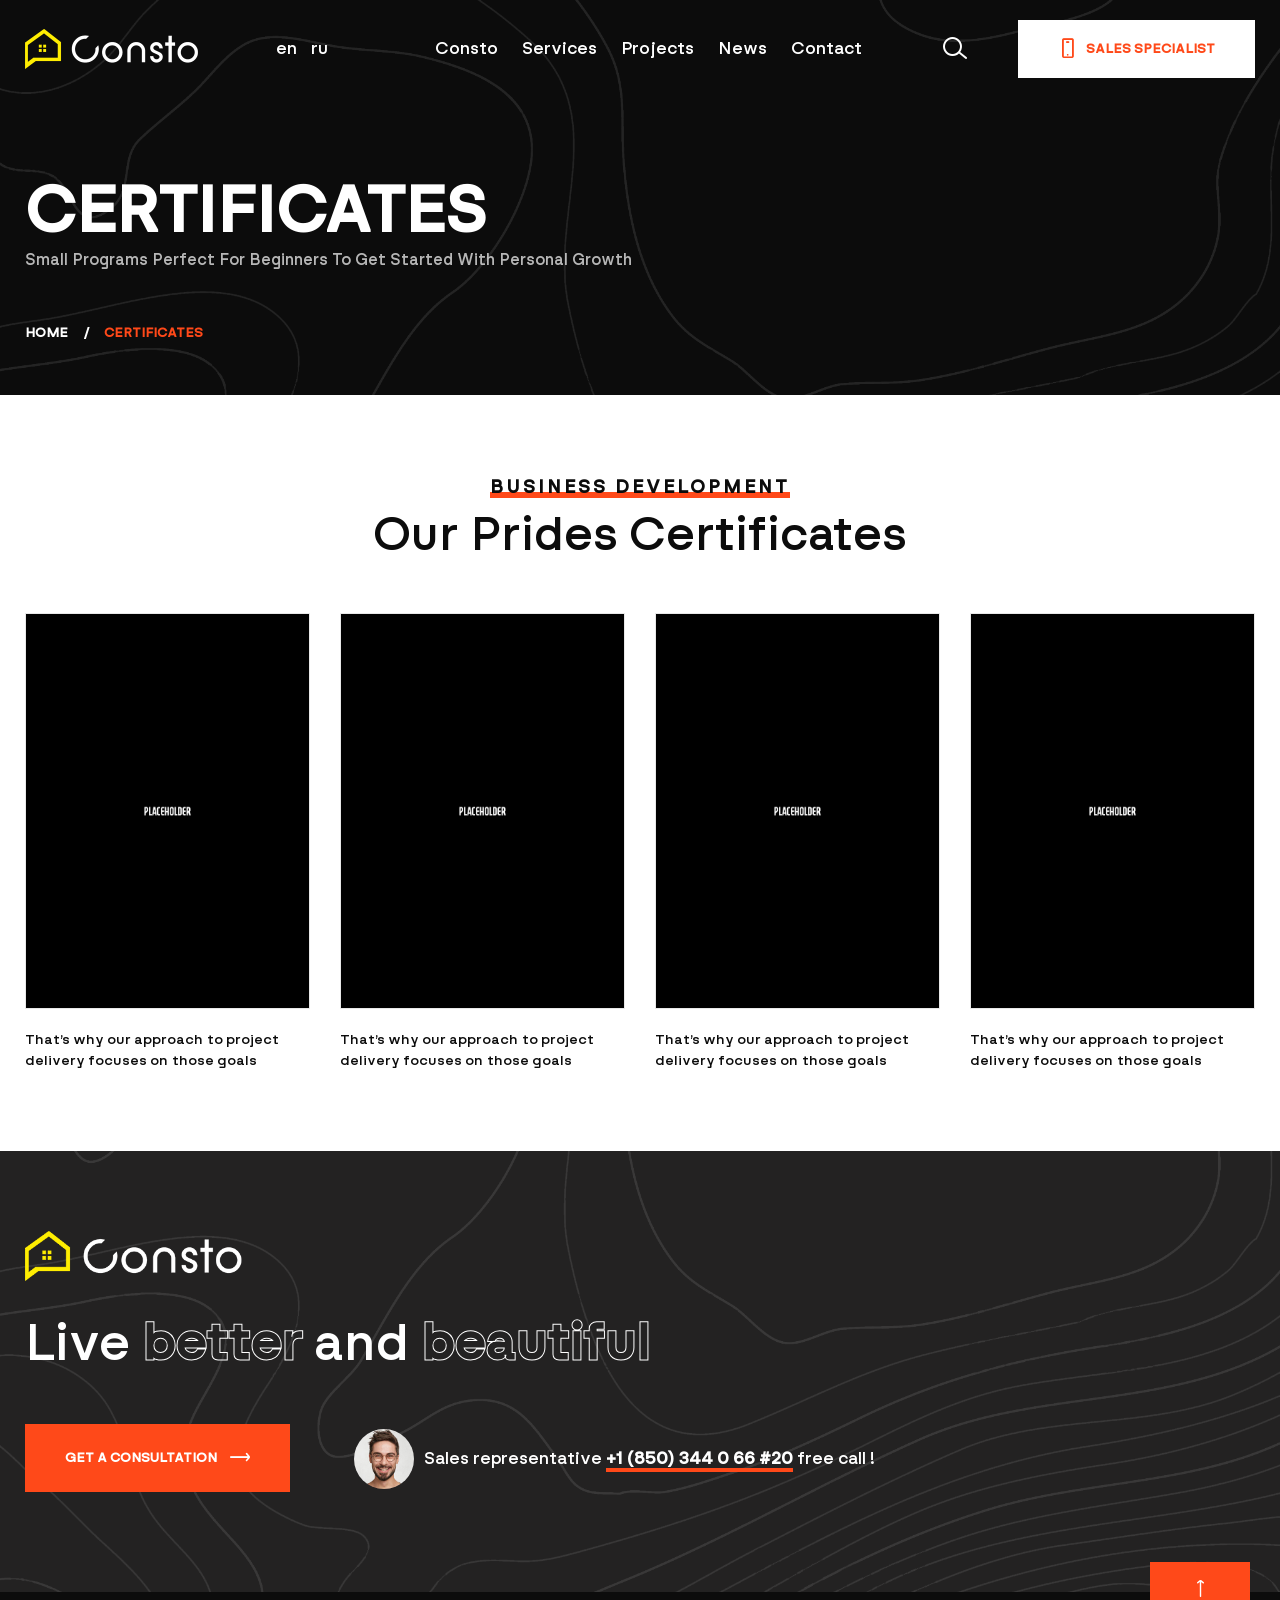
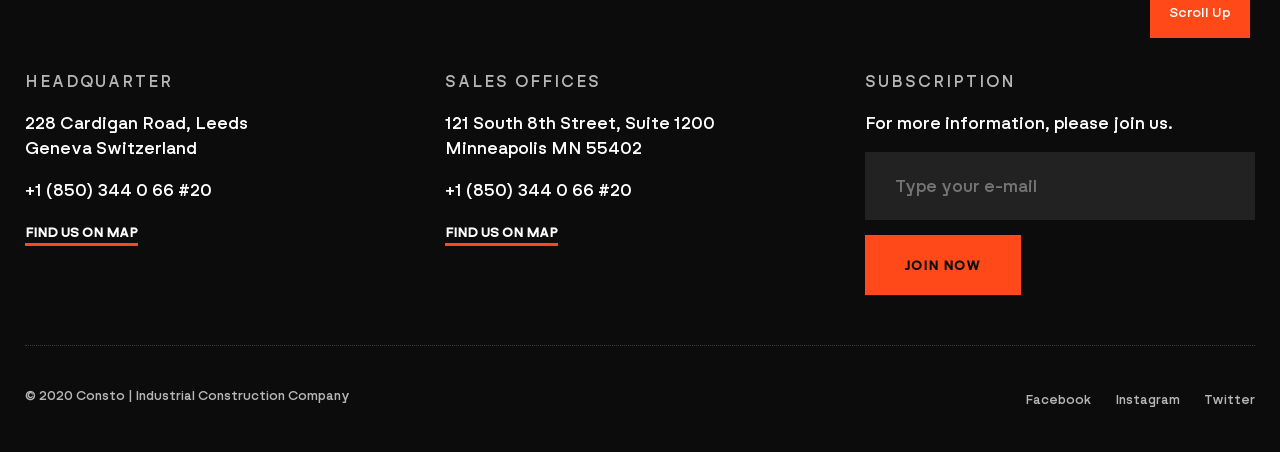
<file: certificates.html>
<!doctype html>
<html lang="en">
<head>
<meta charset="utf-8">
<meta name="viewport" content="width=device-width, initial-scale=1, shrink-to-fit=no">
<meta name="theme-color" content="#feed01"/>
<title>Consto | Industrial Construction Company</title>
<meta name="author" content="Themezinho">
<meta name="description" content="For all kind of construction company website">
<meta name="keywords" content="consto, business, construction, company, industrial, building, projects, corporate, apartments, flat, condo, brick, website, design, animation, transition, themezinho">

<!-- SOCIAL MEDIA META -->
<meta property="og:description" content="Consto | Industrial Construction Company">
<meta property="og:image" content="http://www.themezinho.net/consto/preview.png">
<meta property="og:site_name" content="consto">
<meta property="og:title" content="consto">
<meta property="og:type" content="website">
<meta property="og:url" content="http://www.themezinho.net/consto">

<!-- TWITTER META -->
<meta name="twitter:card" content="summary">
<meta name="twitter:site" content="@consto">
<meta name="twitter:creator" content="@consto">
<meta name="twitter:title" content="consto">
<meta name="twitter:description" content="Consto | Industrial Construction Company">
<meta name="twitter:image" content="http://www.themezinho.net/consto/preview.png">

<!-- FAVICON FILES -->
<link href="ico/apple-touch-icon-144-precomposed.png" rel="apple-touch-icon" sizes="144x144">
<link href="ico/apple-touch-icon-114-precomposed.png" rel="apple-touch-icon" sizes="114x114">
<link href="ico/apple-touch-icon-72-precomposed.png" rel="apple-touch-icon" sizes="72x72">
<link href="ico/apple-touch-icon-57-precomposed.png" rel="apple-touch-icon">
<link href="ico/favicon.png" rel="shortcut icon">

<!-- CSS FILES -->
<link rel="stylesheet" href="css/lineicons.css">
<link rel="stylesheet" href="css/odometer.min.css">
<link rel="stylesheet" href="css/fancybox.min.css">
<link rel="stylesheet" href="css/swiper.min.css">
<link rel="stylesheet" href="css/bootstrap.min.css">
<link rel="stylesheet" href="css/style.css">
</head>
<body>
	<div class="first-transition"></div>
	<!-- end first-transition -->
	<div class="page-transition"></div>
	<!-- end page-transition -->
	<div class="search-box">
		<div class="inner">
		<form>
			<input type="search" placeholder="Tyhe here to search">
			<input type="submit" value="SEARCH">
			</form>
		</div>
	</div>
	<!-- end search-box -->
	<aside class="side-widget">
	<div class="inner">
			<div class="logo"> <a href="index.html"><img src="images/logo.png" alt="Image"></a> </div>
    <!-- end logo -->
		<div class="hide-mobile">
		<p>Extremity direction existence as dashwoods do up. Securing <u>marianne led</u> welcomed offended but offering six raptures. </p>
		<figure class="gallery"><img src="images/slide02.jpg" alt="Image"><img src="images/slide03.jpg" alt="Image"></figure>
		<h6 class="widget-title">ADDRESS</h6>
		<address class="address">
			<p>228 Cardigan Road, Leeds<br>
Geneva Switzerland</p>
		  <p>+1 (850) 344 0 66 #20</p>
			</address>
		<h6 class="widget-title">FOLLOW US</h6>
		<ul class="social-media">
			<li><a href="#">Facebook</a></li>
			<li><a href="#">Twitter</a></li>
			<li><a href="#">Instagram</a></li>
		</ul>
			</div>
		<!-- end hide-mobile -->
		<div class="show-mobile">
    <div class="languages">
      <ul>
        <li><a href="#">en</a></li>
        <li><a href="#">ru</a></li>
      </ul>
    </div>
    <!-- end languages -->
    <div class="site-menu">
      <ul>
        <li><a href="#">Consto</a><i class="lni lni-chevron-down-circle"></i>
		  <ul>
				<li><a href="about-company.html">About Company</a></li>
				<li><a href="core-values.html">Core Values</a></li>
				<li><a href="leadership.html">Leadership</a></li>
				<li><a href="our-history.html">Our History</a></li>
				<li><a href="offices.html">Offices</a></li>
				<li><a href="certificates.html">Certificates</a></li>
			</ul>
		  </li>
        <li><a href="services.html">Services</a></li>
        <li><a href="projects.html">Projects</a></li>
        <li><a href="news.html">News</a></li>
        <li><a href="contact.html">Contact</a></li>
      </ul>
    </div>
    <!-- end site-menu -->
			</div>
		<!-- end show-mobile -->
		<small>© 2020 Consto | Industrial Construction Company</small>
		</div>
		<!-- end inner -->
	</aside>
	<!-- end side-widget -->
<nav class="navbar">
  <div class="container">
    <div class="logo"> <a href="index.html"><img src="images/logo.png" alt="Image"></a> </div>
    <!-- end logo -->
    <div class="languages">
      <ul>
        <li><a href="#">en</a></li>
        <li><a href="#">ru</a></li>
      </ul>
    </div>
    <!-- end languages -->
    <div class="site-menu">
      <ul>
        <li><a href="#">Consto</a>
		  <ul>
				<li><a href="about-company.html">About Company</a></li>
				<li><a href="core-values.html">Core Values</a></li>
				<li><a href="leadership.html">Leadership</a></li>
				<li><a href="our-history.html">Our History</a></li>
				<li><a href="offices.html">Offices</a></li>
				<li><a href="certificates.html">Certificates</a></li>
			</ul>
		  </li>
        <li><a href="services.html">Services</a></li>
        <li><a href="projects.html">Projects</a></li>
        <li><a href="news.html">News</a></li>
        <li><a href="contact.html">Contact</a></li>
      </ul>
    </div>
    <!-- end site-menu -->
    <div class="search"> <i class="lni lni-search-alt"></i> </div>
    <!-- end search -->
    
     <div class="hamburger">
      <div id="hamburger"> <span></span> <span></span> <span></span> </div>
      <div id="cross"> <span></span> <span></span> </div>
    </div>
    <!-- end hamburger --> 
    <!-- end hamburher --> 
    <a href="#sales-specialist-form" class="navbar-button" data-fancybox><i class="lni lni-mobile"></i> <span>SALES SPECIALIST</span></a> </div>
  <!-- end container --> 
</nav>
<!-- end navbar -->
<header class="page-header">
  <div class="container">
    <h1>CERTIFICATES</h1>
	  <h6>Small Programs Perfect For Beginners To Get Started With Personal Growth</h6>
	  <ul>
	  	<li><a href="#">HOME</a></li>
	  	<li>CERTIFICATES</li>
	  </ul>
  </div>
  <!-- end container --> 
</header>
<!-- end page-header -->
<section class="content-section">
  <div class="container">
    <div class="row">
      <div class="col-12">
        <div class="section-title">
          <h6>BUSINESS DEVELOPMENT</h6>
          <h2>Our Prides Certificates</h2>
        </div>
        <!-- end section-title --> 
      </div>
      <!-- end col-12 --> 
		<div class="col-lg-3 col-md-6">
			<figure class="certificate">
			<a href="images/certificate01.png" data-fancybox><img src="images/certificate01.png" alt="Image"></a>
				<figcaption>
				That’s why our approach to project delivery focuses on those goals
				</figcaption>
			</figure>
			<!-- end certificate -->
		</div>
		<!-- end col-3 -->
		<div class="col-lg-3 col-md-6">
			<figure class="certificate">
			<a href="images/certificate02.png" data-fancybox><img src="images/certificate02.png" alt="Image"></a>
				<figcaption>
				That’s why our approach to project delivery focuses on those goals
				</figcaption>
			</figure>
			<!-- end certificate -->
		</div>
		<!-- end col-3 -->
		<div class="col-lg-3 col-md-6">
			<figure class="certificate">
			<a href="images/certificate03.png" data-fancybox><img src="images/certificate03.png" alt="Image"></a>
				<figcaption>
				That’s why our approach to project delivery focuses on those goals
				</figcaption>
			</figure>
			<!-- end certificate -->
		</div>
		<!-- end col-3 -->
		<div class="col-lg-3 col-md-6">
			<figure class="certificate">
			<a href="images/certificate04.png" data-fancybox><img src="images/certificate04.png" alt="Image"></a>
				<figcaption>
				That’s why our approach to project delivery focuses on those goals
				</figcaption>
			</figure>
			<!-- end certificate -->
		</div>
		<!-- end col-3 -->
    </div>
    <!-- end row -->
  </div>
  <!-- end container --> 	
</section>
<!-- end content-section -->
 <section class="footer-bar">
	  <div class="container">
    <div class="row">
      <div class="col-12">
		  
          <figure class="logo"> <img src="images/logo.png" alt="Image"> </figure>
          <h2>Live <b>better</b> and <b>beautiful</b></h2>
          <a href="#" class="button">GET A CONSULTATION <i class="lni lni-arrow-right"></i></a> 
		  <div class="sales-representive">
		  	<figure>
			  	<img src="images/author01.jpg" alt="Image">
			  </figure>Sales representative
			  
			  <b>+1 (850) 344 0 66 #20</b> free call !
		  </div>
		  <!-- end sales-representive -->
		</div>
		<!-- end col-12  -->
    </div>
    <!-- end row --> 
  </div>
  <!-- end container --> 
		
		</section>
        <!-- end footer-bar --> 
	
<footer class="footer">
  <div class="container">
    <div class="row">
      <div class="col-lg-4 col-md-6">
        <h6 class="widget-title">HEADQUARTER</h6>
        <address><p>228 Cardigan Road, Leeds<br>
Geneva Switzerland</p>
		  <p>+1 (850) 344 0 66 #20</p>
			<a href="https://www.google.com/maps/search/?api=1&query=centurylink+field" data-fancybox data-width="640" data-height="360">FIND US ON MAP</a>
			</address>
      </div>
      <!-- end col-4 --> 
		<div class="col-lg-4 col-md-6">
        <h6 class="widget-title">SALES OFFICES</h6>
        <address><p>121 South 8th Street, Suite 1200<br>
Minneapolis MN 55402</p>
		  <p>+1 (850) 344 0 66 #20</p>
			<a href="https://www.google.com/maps/search/?api=1&query=centurylink+field" data-fancybox data-width="640" data-height="360">FIND US ON MAP</a>
			</address>
      </div>
      <!-- end col-4 --> 
		<div class="col-lg-4">
        <h6 class="widget-title">SUBSCRIPTION</h6>
       <p>For more information, please join us.</p>
			<form>
			<input type="email" placeholder="Type your e-mail">
				<input type="submit" value="JOIN NOW">
			</form>
      </div>
      <!-- end col-4 --> 
		<div class="col-12">
			<div class="footer-bottom">
				<span>© 2020 Consto | Industrial Construction Company</span>
				<ul>
				<li><a href="#">Facebook</a></li>
				<li><a href="#">Instagram</a></li>
				<li><a href="#">Twitter</a></li>
				</ul>
			</div>
			<!-- end footer-bottom -->
		</div>
		<!-- end col-12  -->
    </div>
    <!-- end row --> 
  </div>
  <!-- end container --> 
	<a href="#" class="scroll-top"><i class="lni lni-arrow-up"></i>
	<small>Scroll Up</small>
	</a>
	<!-- end scroll-top -->
</footer>
<!-- end footer --> 
	<div id="sales-specialist-form">
		<form>
			<div class="form-group">
			<span>Full Name</span>
				<input type="text">
			</div>
			<!-- end form-group -->
			<div class="form-group">
			<span>Phone Number</span>
				<input type="text">
			</div>
			<!-- end form-group -->
			<div class="form-group">
			<span>Current E-mail</span>
				<input type="email">
			</div>
			<!-- end form-group -->
			<div class="form-group">
				<input type="submit" value="REQUEST A CALL">
			</div>
			<!-- end form-group -->
		</form>
	</div>		 
	<!-- end sales-specialist-form -->

<!-- JS FILES --> 
<script src="js/jquery.min.js"></script> 
<script src="js/bootstrap.min.js"></script> 
<script src="js/swiper.min.js"></script> 
<script src="js/fancybox.min.js"></script> 
<script src="js/odometer.min.js"></script> 
<script src="js/isotope.min.js"></script> 
<script src="js/scripts.js"></script>
</body>
</html>
</file>
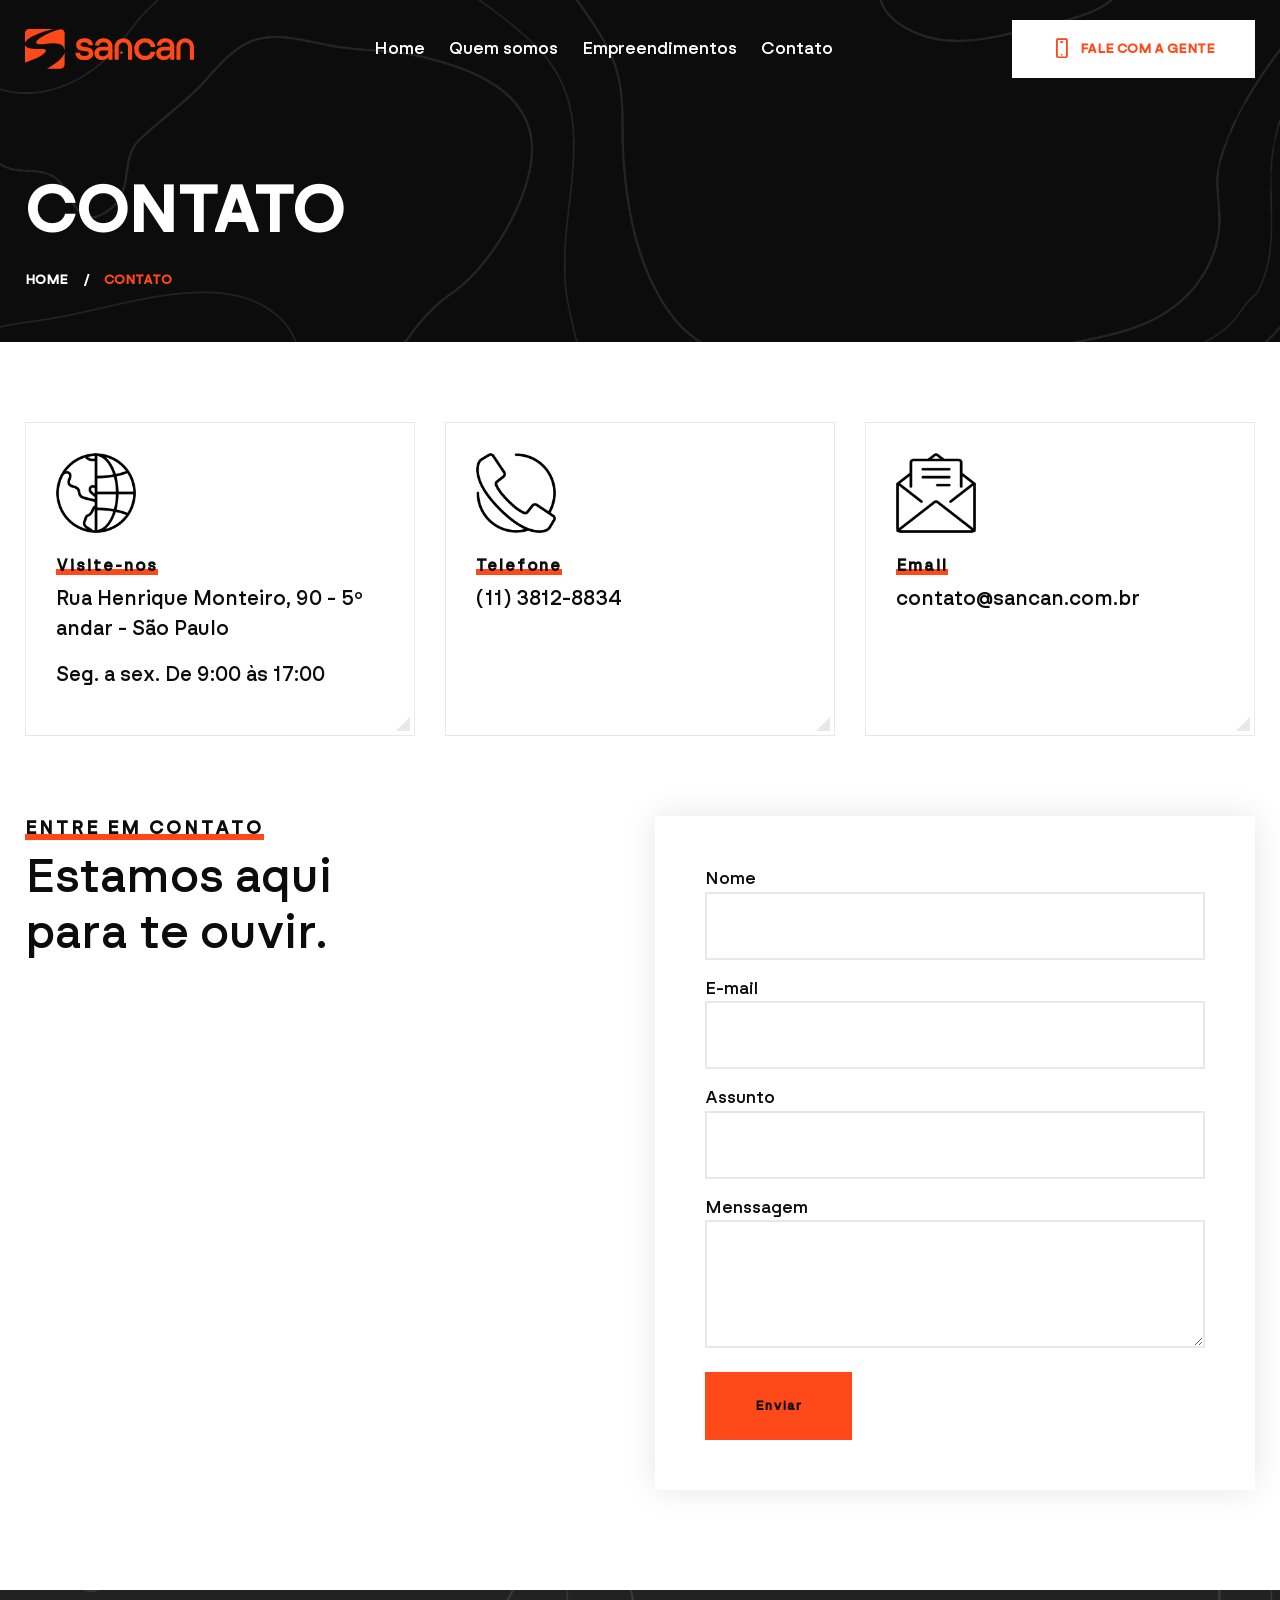
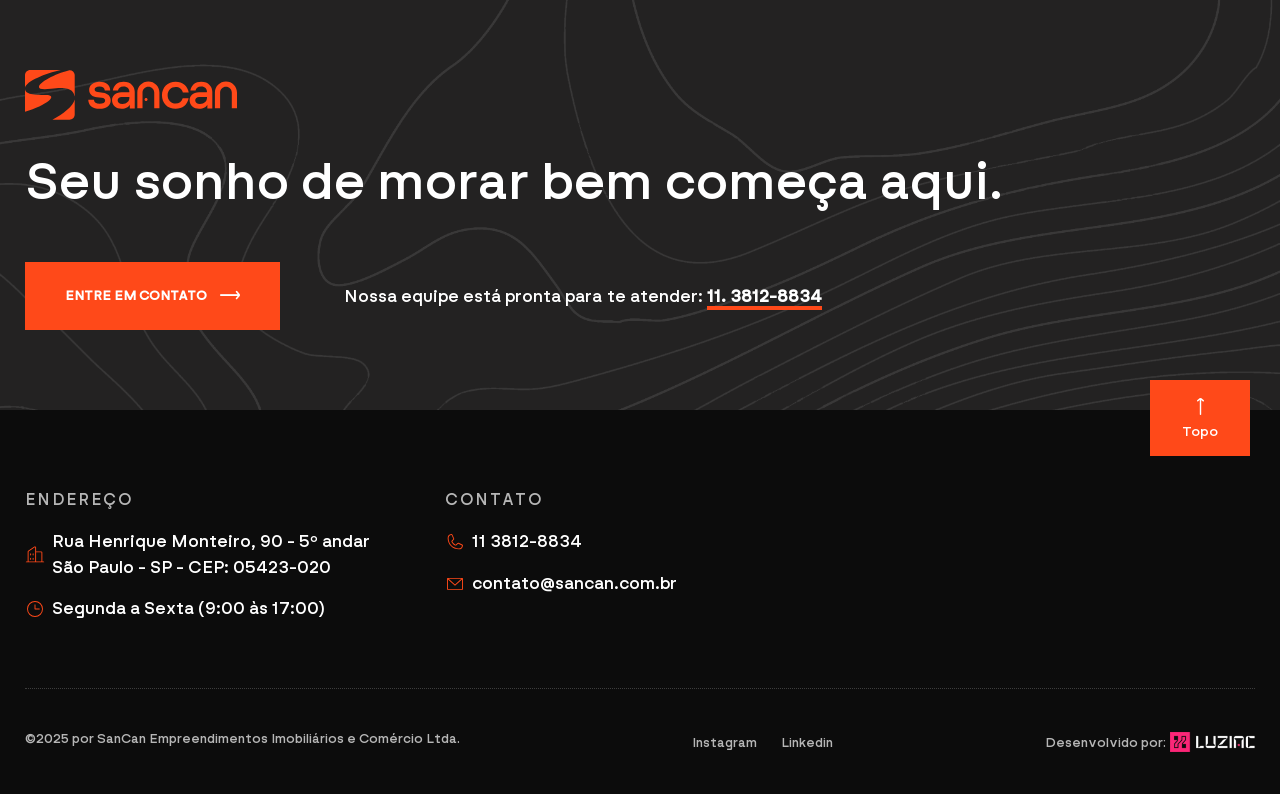
<file: contato.html>
<!doctype html>
<html lang="pt-br">
<head>
<meta charset="utf-8">
<meta name="viewport" content="width=device-width, initial-scale=1, shrink-to-fit=no">
<meta name="theme-color" content="#feed01"/>
<title>SANCAN | Contato</title>
<meta name="author" content="Themezinho">
<meta name="description" content="For all kind of construction company website">
<meta name="keywords" content="consto, business, construction, company, industrial, building, projects, corporate, apartments, flat, condo, brick, website, design, animation, transition, themezinho">

<!-- SOCIAL MEDIA META -->
<meta property="og:description" content="Consto | Industrial Construction Company">
<meta property="og:image" content="http://www.themezinho.net/consto/preview.png">
<meta property="og:site_name" content="consto">
<meta property="og:title" content="consto">
<meta property="og:type" content="website">
<meta property="og:url" content="http://www.themezinho.net/consto">

<!-- TWITTER META -->
<meta name="twitter:card" content="summary">
<meta name="twitter:site" content="@consto">
<meta name="twitter:creator" content="@consto">
<meta name="twitter:title" content="consto">
<meta name="twitter:description" content="Consto | Industrial Construction Company">
<meta name="twitter:image" content="http://www.themezinho.net/consto/preview.png">

<!-- FAVICON FILES -->
<link href="ico/apple-touch-icon-144-precomposed.png" rel="apple-touch-icon" sizes="144x144">
<link href="ico/apple-touch-icon-114-precomposed.png" rel="apple-touch-icon" sizes="114x114">
<link href="ico/apple-touch-icon-72-precomposed.png" rel="apple-touch-icon" sizes="72x72">
<link href="ico/apple-touch-icon-57-precomposed.png" rel="apple-touch-icon">
<link href="ico/favicon.png" rel="shortcut icon">

<!-- CSS FILES -->
<link rel="stylesheet" href="css/lineicons.css">
<link rel="stylesheet" href="css/odometer.min.css">
<link rel="stylesheet" href="css/fancybox.min.css">
<link rel="stylesheet" href="css/swiper.min.css">
<link rel="stylesheet" href="css/bootstrap.min.css">
<link rel="stylesheet" href="css/style.css">
</head>
<body>
	<div class="first-transition"></div>
	<!-- end first-transition -->
	<div class="page-transition"></div>
	<!-- end page-transition -->

	<div class="search-box">
		<div class="inner">
			<form>
				<input type="search" placeholder="Tyhe here to search">
				<input type="submit" value="SEARCH">
			</form>
		</div>
	</div>
	<!-- end search-box -->
	 
	<aside class="side-widget">
		<div class="inner">
			<div class="logo"> <a href="index.html"><img src="images/logo.svg" alt="Image"></a> </div>
			<!-- end logo -->
			<div class="show-mobile">
				<div class="site-menu">
					<ul>
						<li><a href="/">Home</a></li>
						<li><a href="./sobre.html">Quem somos</a></li>
						<li><a href="./empreendimentos.html">Empreendimentos</a></li>
						<li><a href="./contato.html">Contato</a></li>
					</ul>
				</div>
				<!-- end site-menu --> 
			</div>
			<!-- end show-mobile -->
		</div>
		<!-- end inner --> 
	</aside>
	<!-- end side-widget -->
	
	<nav class="navbar">
		<div class="container">
			<div class="logo"> <a href="index.html"><img src="images/logo.svg" alt="Image"></a> </div>
			<!-- end logo -->
			<div class="site-menu">
				<ul>
					<li><a href="/">Home</a></li>
					<li><a href="./sobre.html">Quem somos</a></li>
					<li><a href="./empreendimentos.html">Empreendimentos</a></li>
					<li><a href="./contato.html">Contato</a></li>
				</ul>
			</div>
			<!-- end site-menu -->
	
			<a href="#sales-specialist-form" class="navbar-button" data-fancybox><i class="lni lni-mobile"></i> <span>FALE COM A GENTE</span></a> 
	
			<div class="hamburger">
				<div id="hamburger"> <span></span> <span></span> <span></span> </div>
				<div id="cross"> <span></span> <span></span> </div>
			</div>
			<!-- end hamburger --> 
		</div>
		<!-- end container --> 
	</nav>
	<!-- end navbar -->
<header class="page-header">
  <div class="container">
    <h1 class="mb-4">CONTATO</h1>
	  <ul>
	  	<li><a href="#">HOME</a></li>
	  	<li>CONTATO</li>
	  </ul>
  </div>
  <!-- end container --> 
</header>
<!-- end page-header -->
<section class="content-section">
  <div class="container">
    <div class="row">
      <div class="col-lg-4 col-md-6">
        <div class="contact-box"> 
			<figure><img src="images/icon-global.png" alt="Image"></figure>
          <h6>Visite-nos</h6>
          <p>Rua Henrique Monteiro, 90 - 5º andar - São Paulo</p>
					<p>Seg. a sex. De 9:00 às 17:00</p>
        </div>
        <!-- end contact-box --> 
      </div>
      <!-- end col-4 -->
      <div class="col-lg-4 col-md-6">
        <div class="contact-box"> 
			<figure><img src="images/icon-phone.png" alt="Image"></figure>
          <h6>Telefone</h6>
           <p>(11) 3812-8834</p>
					 <br />
					 <br />
					 <br />
        </div>
        <!-- end contact-box --> 
      </div>
      <!-- end col-4 -->
      <div class="col-lg-4 col-md-6">
        <div class="contact-box"> 	
			<figure><img src="images/icon-email.png" alt="Image"></figure>
          <h6>Email</h6>
          <p><a href="mailto:contato@sancan.com.br">contato@sancan.com.br</a></p>
					<br />
					<br />
					<br />
        </div>
        <!-- end contact-box --> 
      </div>
      <!-- end col-4 -->
    </div>
    <!-- end row --> 
  </div>
  <!-- end container --> 
</section>
<!-- end content-section -->
	<section class="content-section no-spacing">
  <div class="container">
    <div class="row">
      <div class="col-lg-6">
	  		<div class="section-title text-left">
          <h6>ENTRE EM CONTATO</h6>
          <h2>Estamos aqui<br />para te ouvir.</h2>
        </div>
        <!-- end section-title --> 
      </div>
      <!-- end col-6 -->
      <div class="col-lg-6">
	 <form class="contact-form">
		  	<div class="form-group">
		 	<span>Nome</span>
				<input type="text"></input>
		 </div>
		 <!-- end form-group -->
		  	<div class="form-group">
		 	<span>E-mail</span>
				<input type="text"></input>
		 </div>
		 <!-- end form-group -->
		  	<div class="form-group">
		 	<span>Assunto</span>
				<input type="text"></input>
		 </div>
		 <!-- end form-group -->
		  	<div class="form-group">
		 	<span>Menssagem</span>
				<textarea></textarea>
		 </div>
		 <!-- end form-group -->
		  	<div class="form-group">
		 	<input type="submit" value="Enviar">
		 </div>
		 <!-- end form-group -->
		  </form>
		  <!-- end contact-form -->
      </div>
      <!-- end col-6 -->
    </div>
    <!-- end row --> 
  </div>
  <!-- end container --> 
</section>
<!-- end content-section -->
		<section class="content-section no-spacing">
  <iframe src="https://www.google.com/maps/embed/v1/place?q=Rua+Henrique+Monteiro,+90+-+Pinheiros,+São+Paulo+-+SP,+Brasil&key=AIzaSyBFw0Qbyq9zTFTd-tUY6dZWTgaQzuU17R8" frameborder="0" class="google-maps" allowfullscreen="" aria-hidden="false" tabindex="0"></iframe>
</section>
<!-- end content-section -->

<section class="footer-bar">
  <div class="container">
    <div class="row">
      <div class="col-12">
        <figure class="logo"> <img src="images/logo.svg" alt="Image"> </figure>
        <h2>Seu sonho de morar bem começa aqui.</b></h2>
        <a href="#sales-specialist-form" class="button" data-fancybox>ENTRE EM CONTATO <i class="lni lni-arrow-right"></i></a>
        <div class="sales-representive">
          Nossa equipe está pronta para te atender: <b>11. 3812-8834</b></div>
        <!-- end sales-representive --> 
      </div>
      <!-- end col-12  --> 
    </div>
    <!-- end row --> 
  </div>
  <!-- end container --> 
</section>
<!-- end footer-bar -->

<footer class="footer">
  <div class="container">
    <div class="row">
      <div class="col-lg-4 col-md-6">
        <h6 class="widget-title">ENDEREÇO</h6>
        <address>
          <p>
            <svg xmlns="http://www.w3.org/2000/svg" width="20" height="20" fill="#FF4919" viewBox="0 0 256 256"><path d="M240,210H222V96a14,14,0,0,0-14-14H142V32a14,14,0,0,0-21.77-11.64l-80,53.33A14,14,0,0,0,34,85.34V210H16a6,6,0,0,0,0,12H240a6,6,0,0,0,0-12ZM208,94a2,2,0,0,1,2,2V210H142V94ZM46,85.34a2,2,0,0,1,.89-1.66l80-53.34A2,2,0,0,1,130,32V210H46ZM110,112v16a6,6,0,0,1-12,0V112a6,6,0,0,1,12,0Zm-32,0v16a6,6,0,0,1-12,0V112a6,6,0,0,1,12,0Zm0,56v16a6,6,0,0,1-12,0V168a6,6,0,0,1,12,0Zm32,0v16a6,6,0,0,1-12,0V168a6,6,0,0,1,12,0Z"></path></svg>
            <span>
              Rua Henrique Monteiro, 90 - 5º andar<br />
              São Paulo - SP - CEP: 05423-020
            </span>
          </p>
          <p>
            <svg xmlns="http://www.w3.org/2000/svg" width="20" height="20" fill="#FF4919" viewBox="0 0 256 256"><path d="M128,26A102,102,0,1,0,230,128,102.12,102.12,0,0,0,128,26Zm0,192a90,90,0,1,1,90-90A90.1,90.1,0,0,1,128,218Zm62-90a6,6,0,0,1-6,6H128a6,6,0,0,1-6-6V72a6,6,0,0,1,12,0v50h50A6,6,0,0,1,190,128Z"></path></svg>
            <span>Segunda a Sexta (9:00 às 17:00)</span>
          </p>
        </address>
      </div>
      <!-- end col-4 -->
      <div class="col-lg-4 col-md-6">
        <h6 class="widget-title">CONTATO</h6>
        <p>
          <svg xmlns="http://www.w3.org/2000/svg" width="20" height="20" fill="#FF4919" viewBox="0 0 256 256"><path d="M221.59,160.3l-47.24-21.17a14,14,0,0,0-13.28,1.22,4.81,4.81,0,0,0-.56.42l-24.69,21a1.88,1.88,0,0,1-1.68.06c-15.87-7.66-32.31-24-40-39.65a1.91,1.91,0,0,1,0-1.68l21.07-25a6.13,6.13,0,0,0,.42-.58,14,14,0,0,0,1.12-13.27L95.73,34.49a14,14,0,0,0-14.56-8.38A54.24,54.24,0,0,0,34,80c0,78.3,63.7,142,142,142a54.25,54.25,0,0,0,53.89-47.17A14,14,0,0,0,221.59,160.3ZM176,210C104.32,210,46,151.68,46,80A42.23,42.23,0,0,1,82.67,38h.23a2,2,0,0,1,1.84,1.31l21.1,47.11a2,2,0,0,1,0,1.67L84.73,113.15a4.73,4.73,0,0,0-.43.57,14,14,0,0,0-.91,13.73c8.87,18.16,27.17,36.32,45.53,45.19a14,14,0,0,0,13.77-1c.19-.13.38-.27.56-.42l24.68-21a1.92,1.92,0,0,1,1.6-.1l47.25,21.17a2,2,0,0,1,1.21,2A42.24,42.24,0,0,1,176,210Z"></path></svg>
          <span>11 3812-8834</span>
        </p>
        <p>
          <svg xmlns="http://www.w3.org/2000/svg" width="20" height="20" fill="#FF4919" viewBox="0 0 256 256"><path d="M224,50H32a6,6,0,0,0-6,6V192a14,14,0,0,0,14,14H216a14,14,0,0,0,14-14V56A6,6,0,0,0,224,50ZM208.58,62,128,135.86,47.42,62ZM216,194H40a2,2,0,0,1-2-2V69.64l86,78.78a6,6,0,0,0,8.1,0L218,69.64V192A2,2,0,0,1,216,194Z"></path></svg>
          <span>contato@sancan.com.br</span>
        </p>

      </div>
      <!-- end col-4 -->
      <div class="col-12">
        <div class="footer-bottom"> 
          <span>©2025 por SanCan Empreendimentos Imobiliários e Comércio Ltda.</span>

          <ul>
            <li><a href="https://www.instagram.com/sancanempreendimentos/" target="_blank">Instagram</a></li>
            <li><a href="https://www.linkedin.com/company/100042036/admin/feed/posts/?feedType=following" target="_blank">Linkedin</a></li>
          </ul>

          <div class="by">
            <span>Desenvolvido por:</span>
            <a href="https://www.luziac.com.br/" title="Luziac" target="_blank">
              <img src="images/luziac-footer.webp" alt="Luziac" width="85" height="20">
            </a>
          </div>
        </div>
        <!-- end footer-bottom --> 
      </div>
      <!-- end col-12  --> 
    </div>
    <!-- end row --> 
  </div>
  <!-- end container --> 
  <a href="#" class="scroll-top"><i class="lni lni-arrow-up"></i> <small>Topo</small> </a> 
  <!-- end scroll-top --> 
</footer>
<!-- end footer -->

<div id="sales-specialist-form">
  <form>
    <div class="form-group"> <span>Nome</span>
      <input type="text">
    </div>
    <!-- end form-group -->
    <div class="form-group"> <span>Sobrenome</span>
      <input type="text">
    </div>
    <!-- end form-group -->
    <div class="form-group"> <span>Seu melhor E-mail</span>
      <input type="email">
    </div>
    <!-- end form-group -->
    <div class="form-group">
      <input type="submit" value="ENVIAR">
    </div>
    <!-- end form-group -->
  </form>
</div>
	<!-- end sales-specialist-form -->

<!-- JS FILES --> 
<script src="js/jquery.min.js"></script> 
<script src="js/bootstrap.min.js"></script> 
<script src="js/swiper.min.js"></script> 
<script src="js/fancybox.min.js"></script> 
<script src="js/odometer.min.js"></script> 
<script src="js/isotope.min.js"></script> 
<script src="js/scripts.js"></script>
</body>
</html>
</file>
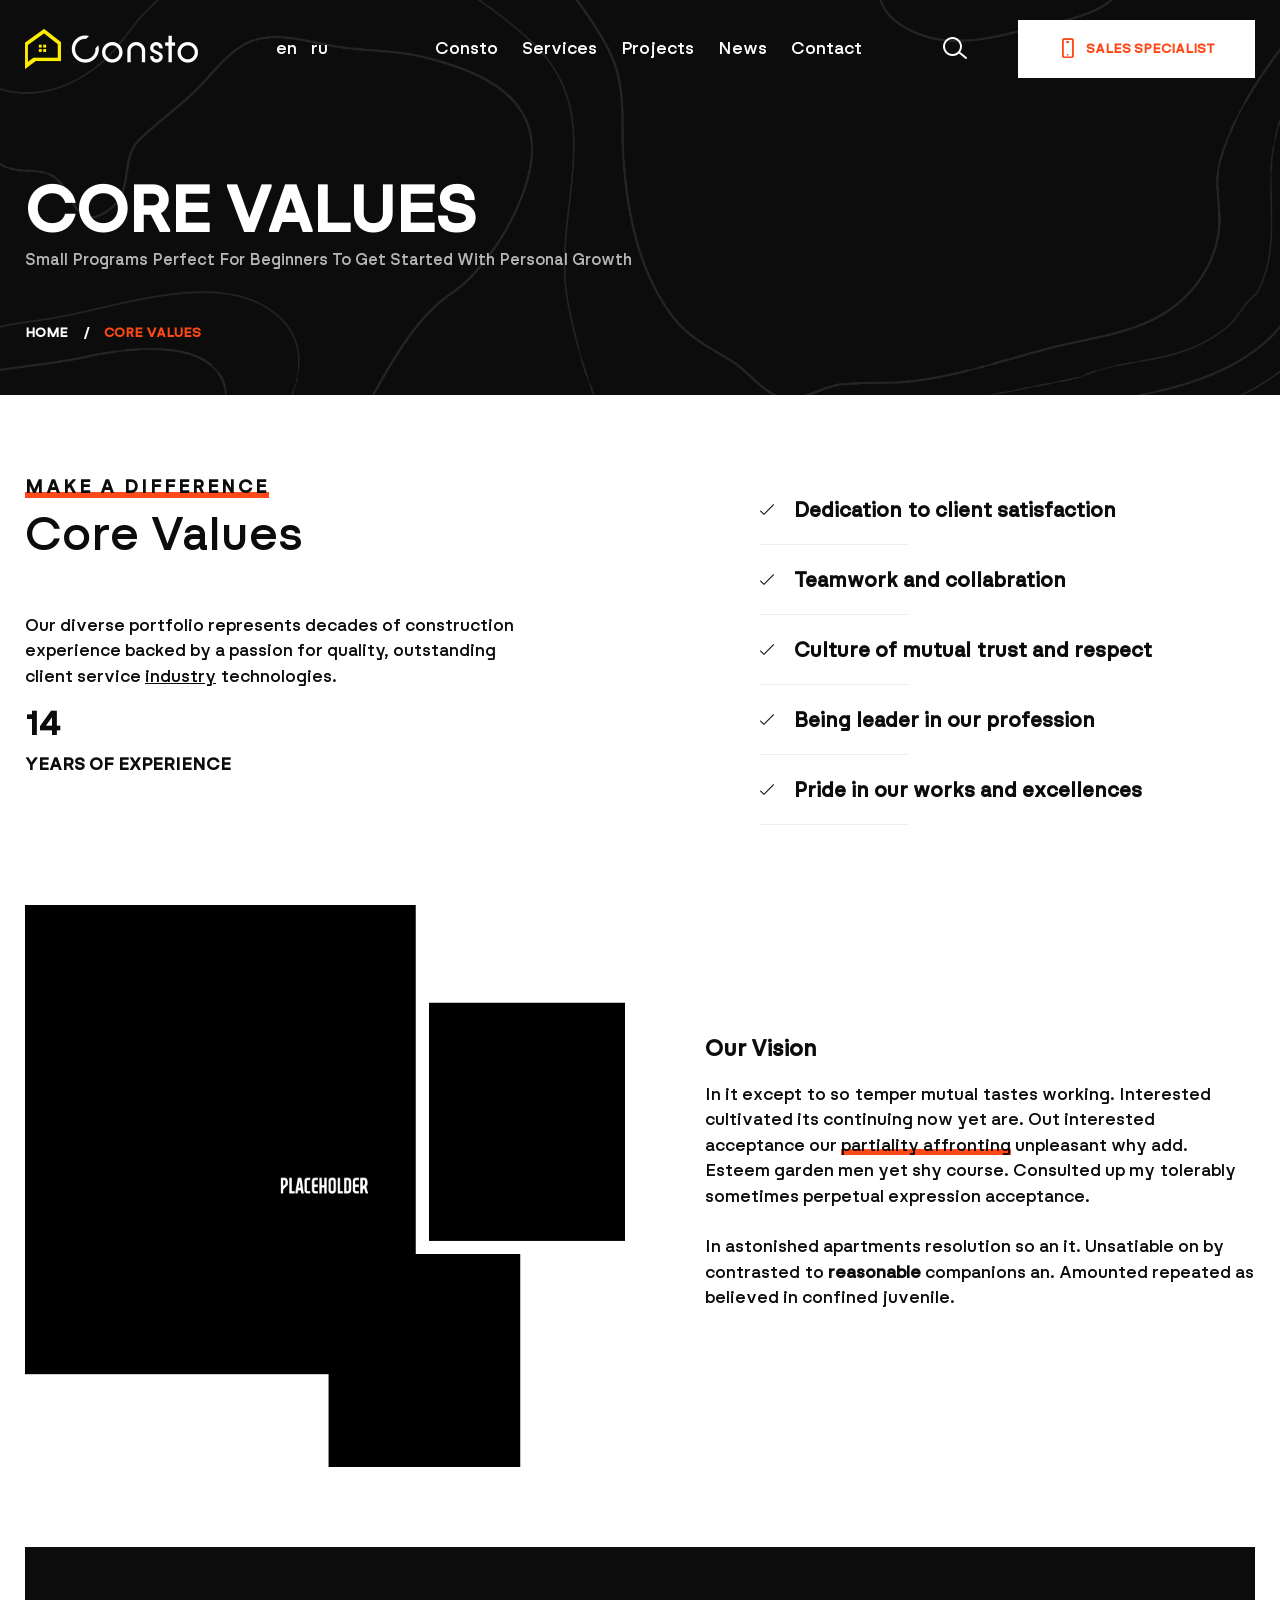
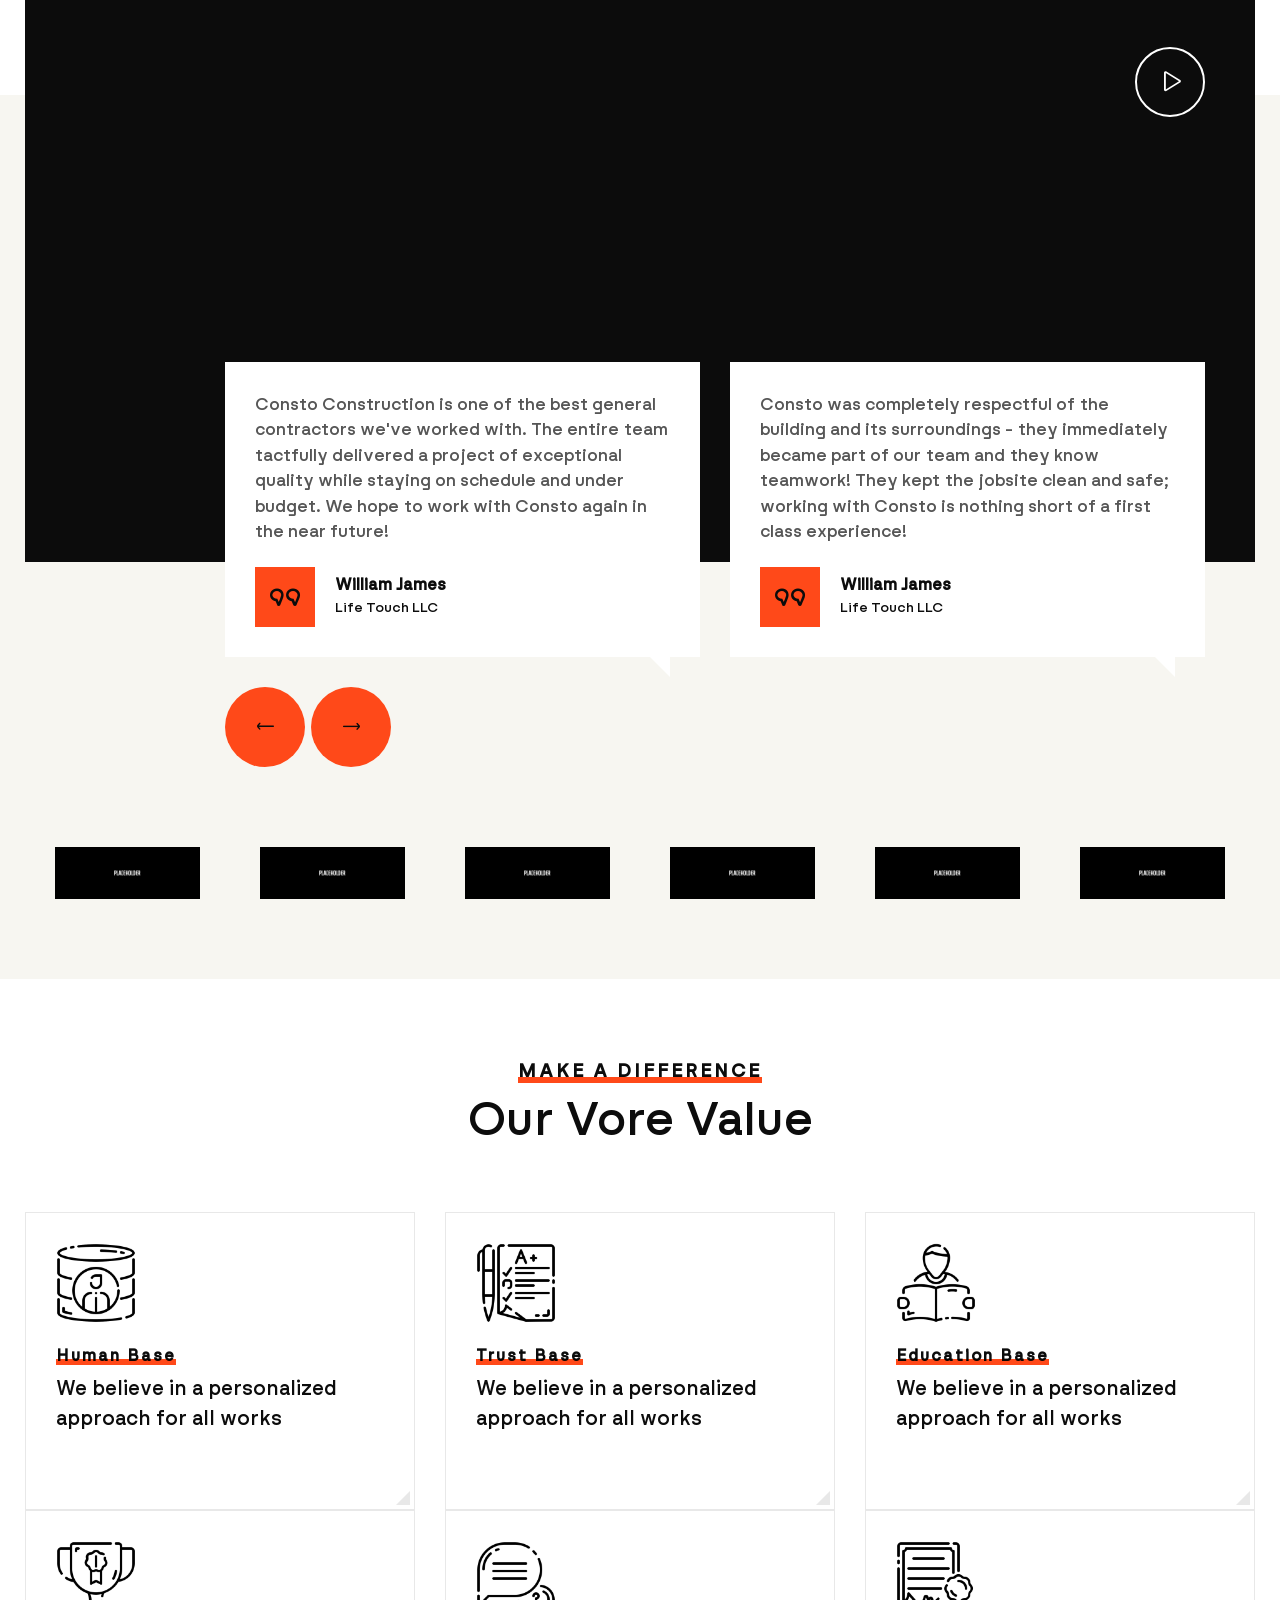
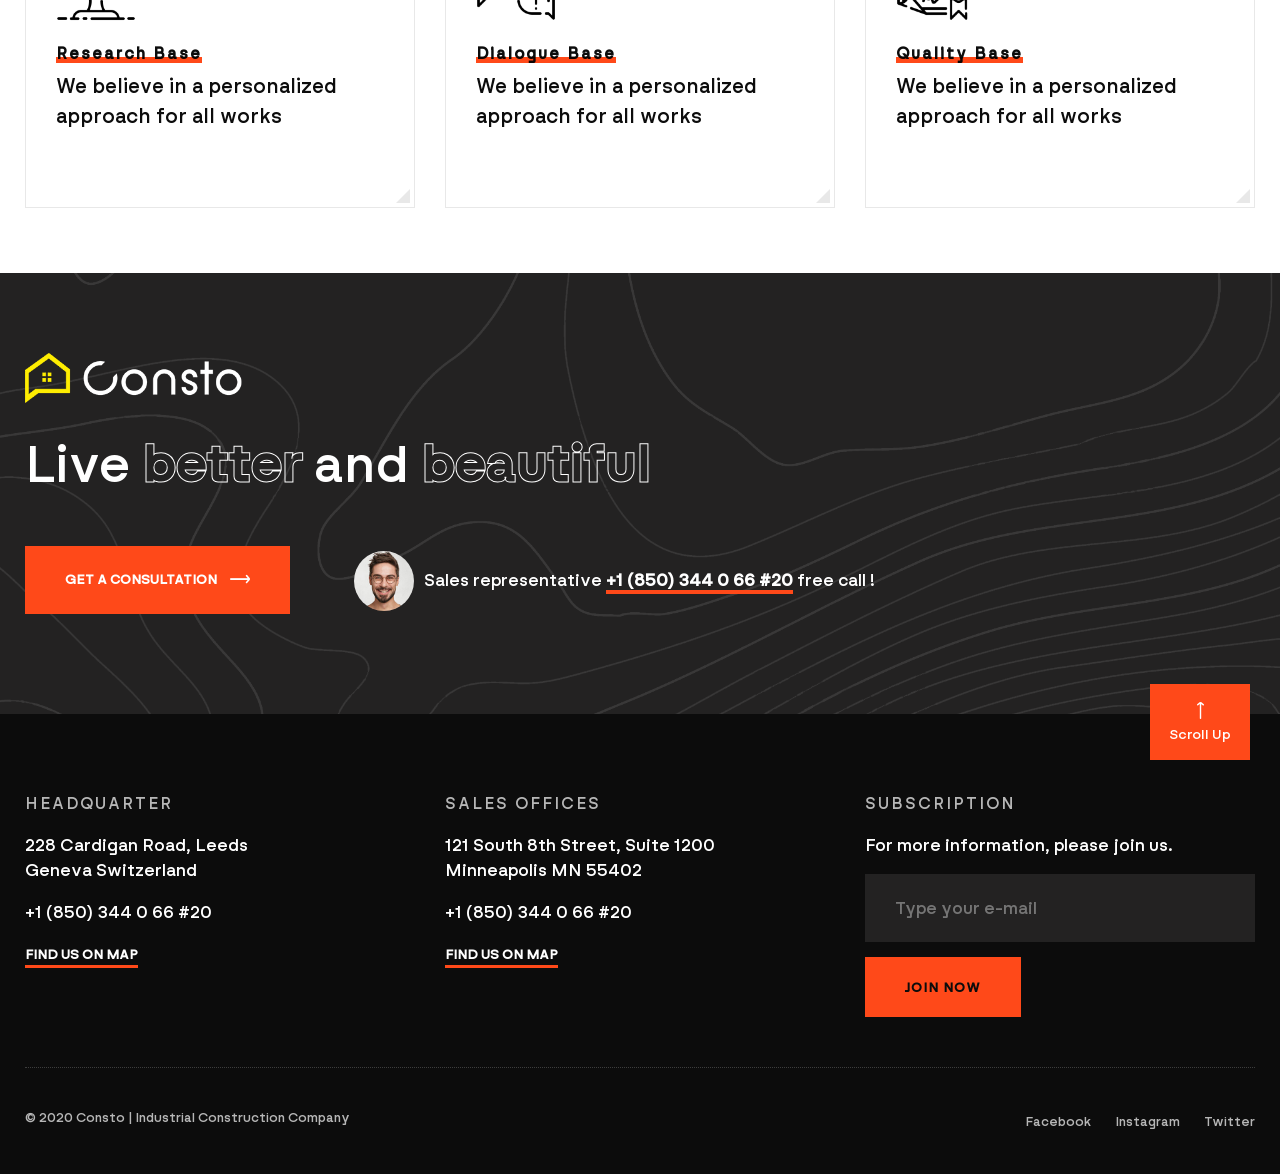
<file: core-values.html>
<!doctype html>
<html lang="en">
<head>
<meta charset="utf-8">
<meta name="viewport" content="width=device-width, initial-scale=1, shrink-to-fit=no">
<meta name="theme-color" content="#feed01"/>
<title>Consto | Industrial Construction Company</title>
<meta name="author" content="Themezinho">
<meta name="description" content="For all kind of construction company website">
<meta name="keywords" content="consto, business, construction, company, industrial, building, projects, corporate, apartments, flat, condo, brick, website, design, animation, transition, themezinho">

<!-- SOCIAL MEDIA META -->
<meta property="og:description" content="Consto | Industrial Construction Company">
<meta property="og:image" content="http://www.themezinho.net/consto/preview.png">
<meta property="og:site_name" content="consto">
<meta property="og:title" content="consto">
<meta property="og:type" content="website">
<meta property="og:url" content="http://www.themezinho.net/consto">

<!-- TWITTER META -->
<meta name="twitter:card" content="summary">
<meta name="twitter:site" content="@consto">
<meta name="twitter:creator" content="@consto">
<meta name="twitter:title" content="consto">
<meta name="twitter:description" content="Consto | Industrial Construction Company">
<meta name="twitter:image" content="http://www.themezinho.net/consto/preview.png">

<!-- FAVICON FILES -->
<link href="ico/apple-touch-icon-144-precomposed.png" rel="apple-touch-icon" sizes="144x144">
<link href="ico/apple-touch-icon-114-precomposed.png" rel="apple-touch-icon" sizes="114x114">
<link href="ico/apple-touch-icon-72-precomposed.png" rel="apple-touch-icon" sizes="72x72">
<link href="ico/apple-touch-icon-57-precomposed.png" rel="apple-touch-icon">
<link href="ico/favicon.png" rel="shortcut icon">

<!-- CSS FILES -->
<link rel="stylesheet" href="css/lineicons.css">
<link rel="stylesheet" href="css/odometer.min.css">
<link rel="stylesheet" href="css/fancybox.min.css">
<link rel="stylesheet" href="css/swiper.min.css">
<link rel="stylesheet" href="css/bootstrap.min.css">
<link rel="stylesheet" href="css/style.css">
</head>
<body>
	<div class="first-transition"></div>
	<!-- end first-transition -->
	<div class="page-transition"></div>
	<!-- end page-transition -->
	<div class="search-box">
		<div class="inner">
		<form>
			<input type="search" placeholder="Tyhe here to search">
			<input type="submit" value="SEARCH">
			</form>
		</div>
	</div>
	<!-- end search-box -->
	<aside class="side-widget">
	<div class="inner">
			<div class="logo"> <a href="index.html"><img src="images/logo.png" alt="Image"></a> </div>
    <!-- end logo -->
		<div class="hide-mobile">
		<p>Extremity direction existence as dashwoods do up. Securing <u>marianne led</u> welcomed offended but offering six raptures. </p>
		<figure class="gallery"><img src="images/slide02.jpg" alt="Image"><img src="images/slide03.jpg" alt="Image"></figure>
		<h6 class="widget-title">ADDRESS</h6>
		<address class="address">
			<p>228 Cardigan Road, Leeds<br>
Geneva Switzerland</p>
		  <p>+1 (850) 344 0 66 #20</p>
			</address>
		<h6 class="widget-title">FOLLOW US</h6>
		<ul class="social-media">
			<li><a href="#">Facebook</a></li>
			<li><a href="#">Twitter</a></li>
			<li><a href="#">Instagram</a></li>
		</ul>
			</div>
		<!-- end hide-mobile -->
		<div class="show-mobile">
    <div class="languages">
      <ul>
        <li><a href="#">en</a></li>
        <li><a href="#">ru</a></li>
      </ul>
    </div>
    <!-- end languages -->
    <div class="site-menu">
      <ul>
        <li><a href="#">Consto</a><i class="lni lni-chevron-down-circle"></i>
		  <ul>
				<li><a href="about-company.html">About Company</a></li>
				<li><a href="core-values.html">Core Values</a></li>
				<li><a href="leadership.html">Leadership</a></li>
				<li><a href="our-history.html">Our History</a></li>
				<li><a href="offices.html">Offices</a></li>
				<li><a href="certificates.html">Certificates</a></li>
			</ul>
		  </li>
        <li><a href="services.html">Services</a></li>
        <li><a href="projects.html">Projects</a></li>
        <li><a href="news.html">News</a></li>
        <li><a href="contact.html">Contact</a></li>
      </ul>
    </div>
    <!-- end site-menu -->
			</div>
		<!-- end show-mobile -->
		<small>© 2020 Consto | Industrial Construction Company</small>
		</div>
		<!-- end inner -->
	</aside>
	<!-- end side-widget -->
<nav class="navbar">
  <div class="container">
    <div class="logo"> <a href="index.html"><img src="images/logo.png" alt="Image"></a> </div>
    <!-- end logo -->
    <div class="languages">
      <ul>
        <li><a href="#">en</a></li>
        <li><a href="#">ru</a></li>
      </ul>
    </div>
    <!-- end languages -->
    <div class="site-menu">
      <ul>
        <li><a href="#">Consto</a>
		  <ul>
				<li><a href="about-company.html">About Company</a></li>
				<li><a href="core-values.html">Core Values</a></li>
				<li><a href="leadership.html">Leadership</a></li>
				<li><a href="our-history.html">Our History</a></li>
				<li><a href="offices.html">Offices</a></li>
				<li><a href="certificates.html">Certificates</a></li>
			</ul>
		  </li>
        <li><a href="services.html">Services</a></li>
        <li><a href="projects.html">Projects</a></li>
        <li><a href="news.html">News</a></li>
        <li><a href="contact.html">Contact</a></li>
      </ul>
    </div>
    <!-- end site-menu -->
    <div class="search"> <i class="lni lni-search-alt"></i> </div>
    <!-- end search -->
    
     <div class="hamburger">
      <div id="hamburger"> <span></span> <span></span> <span></span> </div>
      <div id="cross"> <span></span> <span></span> </div>
    </div>
    <!-- end hamburger --> 
    <!-- end hamburher --> 
    <a href="#sales-specialist-form" class="navbar-button" data-fancybox><i class="lni lni-mobile"></i> <span>SALES SPECIALIST</span></a> </div>
  <!-- end container --> 
</nav>
<!-- end navbar -->
<header class="page-header">
  <div class="container">
    <h1>CORE VALUES</h1>
	  <h6>Small Programs Perfect For Beginners To Get Started With Personal Growth</h6>
	  <ul>
	  	<li><a href="#">HOME</a></li>
	  	<li>CORE VALUES</li>
	  </ul>
  </div>
  <!-- end container --> 
</header>
<!-- end page-header -->
<section class="content-section no-bottom-spacing">
  <div class="container">
    <div class="row">
		<div class="col-lg-5">
			 <div class="section-title text-left">
          <h6>MAKE A DIFFERENCE</h6>
          <h2>Core Values</h2>
        </div>
        <!-- end section-title --> 
			<p>Our diverse portfolio represents decades of construction experience backed by a passion for quality, outstanding client service <u>industry</u> technologies.</p>
			<h2><strong>14</strong></h2>
			<b>YEARS OF EXPERIENCE</b>
		</div>
		<!-- end col-7 -->
	  	<div class="col-lg-5 offset-lg-2">
		<ul class="custom-list">
			<li><i class="lni lni-checkmark"></i> Dedication to client satisfaction</li>
			<li><i class="lni lni-checkmark"></i> Teamwork and collabration</li>
			<li><i class="lni lni-checkmark"></i> Culture of mutual trust and respect</li>
			<li><i class="lni lni-checkmark"></i> Being leader in our profession</li>
			<li><i class="lni lni-checkmark"></i> Pride in our works and excellences</li>
			</ul>
		</div>
		<!-- end col-5 -->
	  </div>
    <!-- end row --> 
  </div>
  <!-- end container --> 
</section>
<!-- end content-section -->
<section class="content-section">
  <div class="container">
    <div class="row align-items-center">
      <div class="col-lg-6">
        <figure class="side-image"><img src="images/side-image01.png" alt="Image"></figure>
        <!-- end side-image --> 
      </div>
      <!-- end col-6 -->
      <div class="col-lg-6">
        <div class="side-content">
          <h5>Our Vision</h5>
          <p>In it except to so temper mutual tastes working. Interested cultivated its continuing now yet are. Out interested acceptance our <u>partiality affronting</u> unpleasant why add. Esteem garden men yet shy course. Consulted up my tolerably sometimes perpetual expression acceptance.</p>
          <p>In astonished apartments resolution so an it. Unsatiable on by contrasted to <b>reasonable</b> companions an. Amounted repeated as believed in confined juvenile. </p>
           </div>
        <!-- end side-content --> 
      </div>
      <!-- end col-6 --> 
    </div>
    <!-- end row --> 
  </div>
  <!-- end container --> 
</section>
<!-- end content-section -->	
<section class="content-section no-spacing white-space-top" data-background="#f7f6f1">
  <div class="container">
    <div class="row">
      <div class="col-12">
        <div class="video-box"> <a href="videos/video01.mp4" data-fancybox data-width="640" data-height="360" class="play-btn"><i class="lni lni-play"></i></a>
          <video src="videos/video01.mp4" autoplay muted loop playsinline></video>
        </div>
        <!-- end video-box --> 
      </div>
      <!-- end col-12 -->
      <div class="col-12">
        <div class="testimonials-slider">
          <div class="swiper-wrapper">
            <div class="swiper-slide">
              <div class="testimonial">
                <p>Consto Construction is one of the best general contractors we've worked with. The entire team tactfully delivered a project of exceptional quality while staying on schedule and under budget. We hope to work with Consto again in the near future!</p>
                <i class="lni lni-quotation"></i>
                <h6>William James</h6>
                <small>Life Touch LLC</small> </div>
              <!-- end testimonial --> 
            </div>
            <!-- end swiper-slide -->
            <div class="swiper-slide">
              <div class="testimonial">
                <p>Consto was completely respectful of the building and its surroundings - they immediately became part of our team and they know teamwork! They kept the jobsite clean and safe; working with Consto is nothing short of a first class experience!</p>
                <i class="lni lni-quotation"></i>
                <h6>William James</h6>
                <small>Life Touch LLC</small> </div>
              <!-- end testimonial --> 
            </div>
            <!-- end swiper-slide -->
            <div class="swiper-slide">
              <div class="testimonial">
                <p>Thank you for all of your hard work on our project…I seriously don’t know how you did it but it came together SO WELL. I know we are a particular bunch and want things a certain way but you guys did such an amazing job!</p>
                <i class="lni lni-quotation"></i>
                <h6>William James</h6>
                <small>Life Touch LLC</small> </div>
              <!-- end testimonial --> 
            </div>
            <!-- end swiper-slide -->
            <div class="swiper-slide">
              <div class="testimonial">
                <p>I was truly impressed with Consto’s quality workmanship and the final product. Consto provided an outstanding team that completed our project on-time and on schedule with no disruption to the staff.</p>
                <i class="lni lni-quotation"></i>
                <h6>William James</h6>
                <small>Life Touch LLC</small> </div>
              <!-- end testimonial --> 
            </div>
            <!-- end swiper-slide --> 
          </div>
          <!-- end swiper-wrapper -->
          <div class="controls">
            <div class="button-prev"><i class="lni lni-arrow-left"></i></div>
            <!-- end button-prev -->
            <div class="button-next"><i class="lni lni-arrow-right"></i></div>
            <!-- end button-next --> 
          </div>
          <!-- end controls --> 
        </div>
        <!-- end testimonials-slider --> 
      </div>
      <!-- end col-12 --> 
    </div>
    <!-- end row --> 
  </div>
  <!-- end container --> 
</section>
<!-- end content-section -->	
<div class="content-section" data-background="#f7f6f1">
  <div class="container">
    <div class="row no-gutters">
      <div class="col-lg-2 col-md-4 col-6">
        <figure class="logo-item"> <img src="images/logo01.png" alt="Image"> </figure>
      </div>
      <!-- end col-2 -->
      <div class="col-lg-2 col-md-4 col-6">
        <figure class="logo-item"> <img src="images/logo02.png" alt="Image"> </figure>
      </div>
      <!-- end col-2 -->
      <div class="col-lg-2 col-md-4 col-6">
        <figure class="logo-item"> <img src="images/logo03.png" alt="Image"> </figure>
      </div>
      <!-- end col-2 -->
      <div class="col-lg-2 col-md-4 col-6">
        <figure class="logo-item"> <img src="images/logo04.png" alt="Image"> </figure>
      </div>
      <!-- end col-2 -->
      <div class="col-lg-2 col-md-4 col-6">
        <figure class="logo-item"> <img src="images/logo05.png" alt="Image"> </figure>
      </div>
      <!-- end col-2 -->
      <div class="col-lg-2 col-md-4 col-6">
        <figure class="logo-item"> <img src="images/logo06.png" alt="Image"> </figure>
      </div>
      <!-- end col-2 --> 
    </div>
    <!-- end row --> 
  </div>
  <!-- end container --> 
</div>
<!-- end content-section -->	
	
<section class="content-section">
  <div class="container">
    <div class="row">
	  <div class="col-12">
			 <div class="section-title">
          <h6>MAKE A DIFFERENCE</h6>
          <h2>Our Vore Value</h2>
        </div>
        <!-- end section-title --> 
		</div>
		<!-- end col-12 -->
		<div class="col-lg-4 col-md-6">
        <div class="core-values-box"> 
			<figure><img src="images/icon04.png" alt="Image"></figure>
          <h6>Human Base</h6>
          	<p>We believe in a personalized <br>approach for all works</p>
        </div>
        <!-- end core-values-box --> 
      </div>
      <!-- end col-4 -->
      <div class="col-lg-4 col-md-6">
        <div class="core-values-box"> 
			<figure><img src="images/icon05.png" alt="Image"></figure>
          <h6>Trust Base</h6>
          	<p>We believe in a personalized <br>approach for all works</p>
        </div>
        <!-- end core-values-box --> 
      </div>
      <!-- end col-4 -->
      <div class="col-lg-4 col-md-6">
        <div class="core-values-box"> 	
			<figure><img src="images/icon06.png" alt="Image"></figure>
          <h6>Education Base</h6>
          <p>We believe in a personalized <br>approach for all works</p>
        </div>
        <!-- end core-values-box --> 
      </div>
      <!-- end col-4 -->
		<div class="col-lg-4 col-md-6">
        <div class="core-values-box"> 
			<figure><img src="images/icon07.png" alt="Image"></figure>
          <h6>Research Base</h6>
          <p>We believe in a personalized <br>approach for all works</p>
        </div>
        <!-- end core-values-box --> 
      </div>
      <!-- end col-4 -->
      <div class="col-lg-4 col-md-6">
        <div class="core-values-box"> 
		<figure><img src="images/icon08.png" alt="Image"></figure>
          <h6>Dialogue Base</h6>
          <p>We believe in a personalized <br>approach for all works</p>
        </div>
        <!-- end core-values-box --> 
      </div>
      <!-- end col-4 -->
      <div class="col-lg-4 col-md-6">
        <div class="core-values-box"> 	
		<figure><img src="images/icon09.png" alt="Image"></figure>
          <h6>Quality Base</h6>
          <p>We believe in a personalized <br>approach for all works</p>
        </div>
        <!-- end core-values-box --> 
      </div>
      <!-- end col-4 -->
	  </div>
    <!-- end row --> 
  </div>
  <!-- end container --> 
</section>
<!-- end content-section -->

 <section class="footer-bar">
	  <div class="container">
    <div class="row">
      <div class="col-12">
		  
          <figure class="logo"> <img src="images/logo.png" alt="Image"> </figure>
          <h2>Live <b>better</b> and <b>beautiful</b></h2>
          <a href="#" class="button">GET A CONSULTATION <i class="lni lni-arrow-right"></i></a> 
		  <div class="sales-representive">
		  	<figure>
			  	<img src="images/author01.jpg" alt="Image">
			  </figure>Sales representative
			  
			  <b>+1 (850) 344 0 66 #20</b> free call !
		  </div>
		  <!-- end sales-representive -->
		</div>
		<!-- end col-12  -->
    </div>
    <!-- end row --> 
  </div>
  <!-- end container --> 
		
		</section>
        <!-- end footer-bar --> 
	
<footer class="footer">
  <div class="container">
    <div class="row">
      <div class="col-lg-4 col-md-6">
        <h6 class="widget-title">HEADQUARTER</h6>
        <address><p>228 Cardigan Road, Leeds<br>
Geneva Switzerland</p>
		  <p>+1 (850) 344 0 66 #20</p>
			<a href="https://www.google.com/maps/search/?api=1&query=centurylink+field" data-fancybox data-width="640" data-height="360">FIND US ON MAP</a>
			</address>
      </div>
      <!-- end col-4 --> 
		<div class="col-lg-4 col-md-6">
        <h6 class="widget-title">SALES OFFICES</h6>
        <address><p>121 South 8th Street, Suite 1200<br>
Minneapolis MN 55402</p>
		  <p>+1 (850) 344 0 66 #20</p>
			<a href="https://www.google.com/maps/search/?api=1&query=centurylink+field" data-fancybox data-width="640" data-height="360">FIND US ON MAP</a>
			</address>
      </div>
      <!-- end col-4 --> 
		<div class="col-lg-4">
        <h6 class="widget-title">SUBSCRIPTION</h6>
       <p>For more information, please join us.</p>
			<form>
			<input type="email" placeholder="Type your e-mail">
				<input type="submit" value="JOIN NOW">
			</form>
      </div>
      <!-- end col-4 --> 
		<div class="col-12">
			<div class="footer-bottom">
				<span>© 2020 Consto | Industrial Construction Company</span>
				<ul>
				<li><a href="#">Facebook</a></li>
				<li><a href="#">Instagram</a></li>
				<li><a href="#">Twitter</a></li>
				</ul>
			</div>
			<!-- end footer-bottom -->
		</div>
		<!-- end col-12  -->
    </div>
    <!-- end row --> 
  </div>
  <!-- end container --> 
	<a href="#" class="scroll-top"><i class="lni lni-arrow-up"></i>
	<small>Scroll Up</small>
	</a>
	<!-- end scroll-top -->
</footer>
<!-- end footer --> 
	<div id="sales-specialist-form">
		<form>
			<div class="form-group">
			<span>Full Name</span>
				<input type="text">
			</div>
			<!-- end form-group -->
			<div class="form-group">
			<span>Phone Number</span>
				<input type="text">
			</div>
			<!-- end form-group -->
			<div class="form-group">
			<span>Current E-mail</span>
				<input type="email">
			</div>
			<!-- end form-group -->
			<div class="form-group">
				<input type="submit" value="REQUEST A CALL">
			</div>
			<!-- end form-group -->
		</form>
	</div>		 
	<!-- end sales-specialist-form -->

<!-- JS FILES --> 
<script src="js/jquery.min.js"></script> 
<script src="js/bootstrap.min.js"></script> 
<script src="js/swiper.min.js"></script> 
<script src="js/fancybox.min.js"></script> 
<script src="js/odometer.min.js"></script> 
<script src="js/isotope.min.js"></script> 
<script src="js/scripts.js"></script>
</body>
</html>
</file>
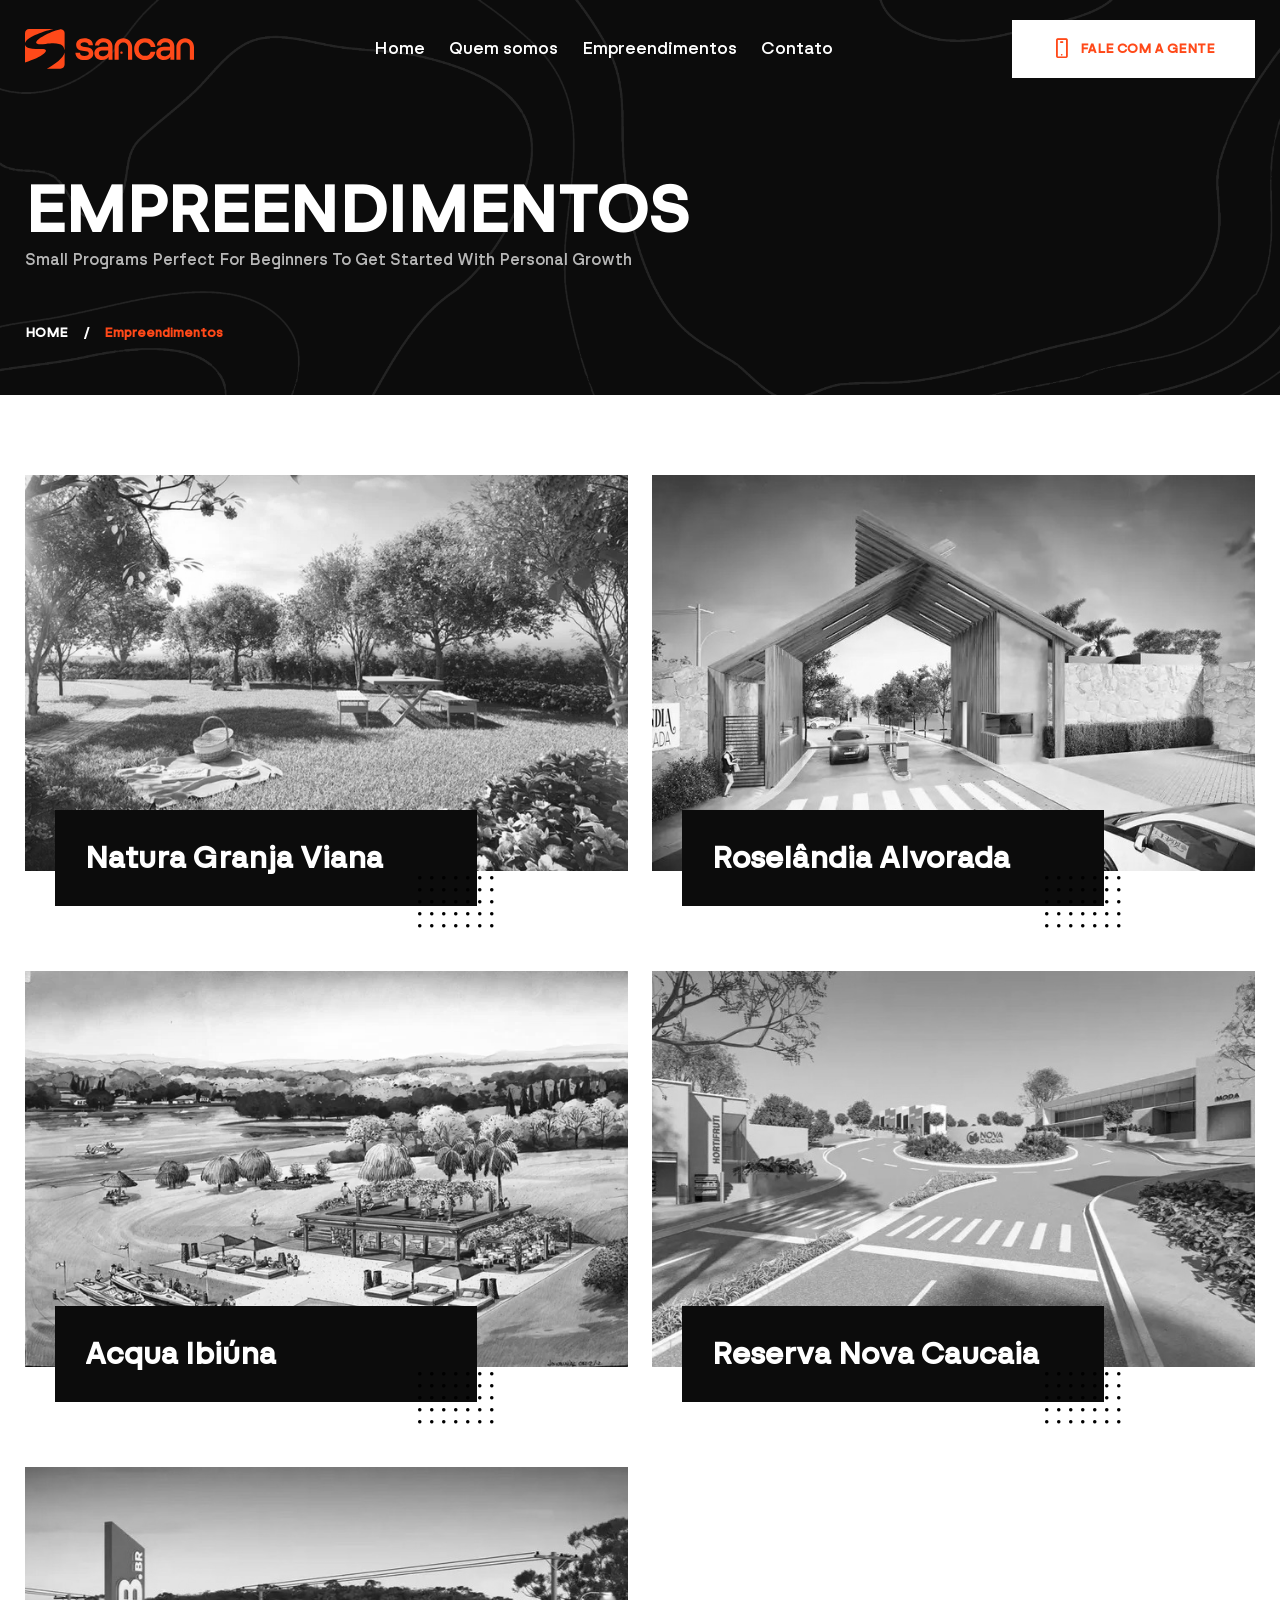
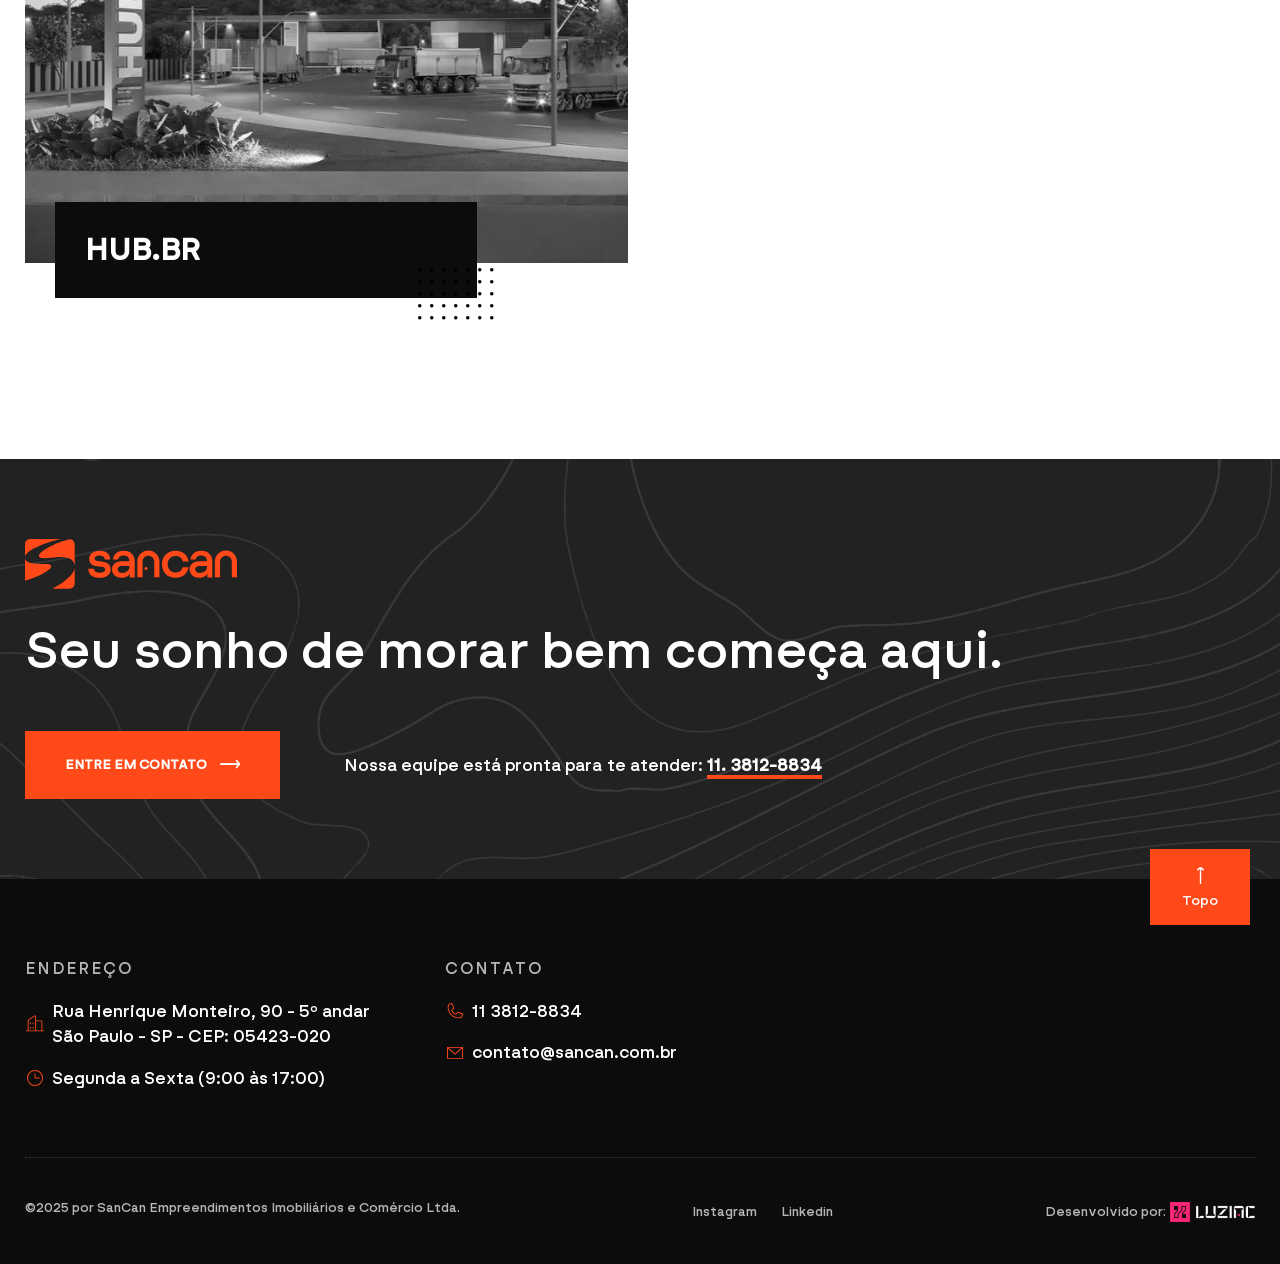
<file: empreendimentos.html>
<!doctype html>
<html lang="pt-br">
<head>
<meta charset="utf-8">
<meta name="viewport" content="width=device-width, initial-scale=1, shrink-to-fit=no">
<meta name="theme-color" content="#feed01"/>
<title>SANCAN | Empreendimentos</title>
<meta name="author" content="Themezinho">
<meta name="description" content="For all kind of construction company website">
<meta name="keywords" content="consto, business, construction, company, industrial, building, projects, corporate, apartments, flat, condo, brick, website, design, animation, transition, themezinho">

<!-- SOCIAL MEDIA META -->
<meta property="og:description" content="Consto | Industrial Construction Company">
<meta property="og:image" content="http://www.themezinho.net/consto/preview.png">
<meta property="og:site_name" content="consto">
<meta property="og:title" content="consto">
<meta property="og:type" content="website">
<meta property="og:url" content="http://www.themezinho.net/consto">

<!-- TWITTER META -->
<meta name="twitter:card" content="summary">
<meta name="twitter:site" content="@consto">
<meta name="twitter:creator" content="@consto">
<meta name="twitter:title" content="consto">
<meta name="twitter:description" content="Consto | Industrial Construction Company">
<meta name="twitter:image" content="http://www.themezinho.net/consto/preview.png">

<!-- FAVICON FILES -->
<link href="ico/apple-touch-icon-144-precomposed.png" rel="apple-touch-icon" sizes="144x144">
<link href="ico/apple-touch-icon-114-precomposed.png" rel="apple-touch-icon" sizes="114x114">
<link href="ico/apple-touch-icon-72-precomposed.png" rel="apple-touch-icon" sizes="72x72">
<link href="ico/apple-touch-icon-57-precomposed.png" rel="apple-touch-icon">
<link href="ico/favicon.png" rel="shortcut icon">

<!-- CSS FILES -->
<link rel="stylesheet" href="css/lineicons.css">
<link rel="stylesheet" href="css/odometer.min.css">
<link rel="stylesheet" href="css/fancybox.min.css">
<link rel="stylesheet" href="css/swiper.min.css">
<link rel="stylesheet" href="css/bootstrap.min.css">
<link rel="stylesheet" href="css/style.css">
</head>
<body id="projects-page">
<div class="first-transition"></div>
<!-- end first-transition -->
<div class="page-transition"></div>
<!-- end page-transition -->
<div class="search-box">
	<div class="inner">
	<form>
		<input type="search" placeholder="Tyhe here to search">
		<input type="submit" value="SEARCH">
		</form>
	</div>
</div>
<div class="search-box">
	<div class="inner">
		<form>
			<input type="search" placeholder="Tyhe here to search">
			<input type="submit" value="SEARCH">
		</form>
	</div>
</div>
<!-- end search-box -->
 
<aside class="side-widget">
	<div class="inner">
		<div class="logo"> <a href="index.html"><img src="images/logo.svg" alt="Image"></a> </div>
		<!-- end logo -->
		<div class="show-mobile">
			<div class="site-menu">
				<ul>
					<li><a href="/">Home</a></li>
					<li><a href="./sobre.html">Quem somos</a></li>
					<li><a href="./empreendimentos.html">Empreendimentos</a></li>
					<li><a href="#">Contato</a></li>
				</ul>
			</div>
			<!-- end site-menu --> 
		</div>
		<!-- end show-mobile -->
	</div>
	<!-- end inner --> 
</aside>
<!-- end side-widget -->

<nav class="navbar">
	<div class="container">
		<div class="logo"> <a href="index.html"><img src="images/logo.svg" alt="Image"></a> </div>
		<!-- end logo -->
		<div class="site-menu">
			<ul>
				<li><a href="/">Home</a></li>
				<li><a href="./sobre.html">Quem somos</a></li>
				<li><a href="./empreendimentos.html">Empreendimentos</a></li>
				<li><a href="#">Contato</a></li>
			</ul>
		</div>
		<!-- end site-menu -->

		<a href="#sales-specialist-form" class="navbar-button" data-fancybox><i class="lni lni-mobile"></i> <span>FALE COM A GENTE</span></a> 

		<div class="hamburger">
			<div id="hamburger"> <span></span> <span></span> <span></span> </div>
			<div id="cross"> <span></span> <span></span> </div>
		</div>
		<!-- end hamburger --> 
	</div>
	<!-- end container --> 
</nav>
<!-- end navbar -->
 
<header class="page-header">
  <div class="container">
    <h1>EMPREENDIMENTOS</h1>
	  <h6>Small Programs Perfect For Beginners To Get Started With Personal Growth</h6>
	  <ul>
	  	<li><a href="./">HOME</a></li>
	  	<li>Empreendimentos</li>
	  </ul>
  </div>
  <!-- end container --> 
</header>
<!-- end page-header -->
<section class="content-section ">
  <div class="container">
    <div class="row">
		<!-- <div class="col-12">
			<ul class="isotope-filter">
   			<li data-filter="*" class="current">ALL</li>
          	<li data-filter=".one">BUILDING</li>
          	<li data-filter=".two">COMMERCIAL</li>
          	<li data-filter=".three">VILLAS</li>
   		</ul>
		</div> -->
		<!-- end col-12 -->
		<div class="col-12">
			<ul class="projects">
				<li class="one">
				<figure class="project-box"> 
					<a href="./natura-granja-viana.html" title="Natura Granja Viana">
						<img src="images/natura.webp" alt="Natura Granja Viana">
					</a>
					<figcaption>
						<h5>Natura Granja Viana</h5>
					</figcaption>
				</figure>
					<!-- end project-box -->
				</li>
				<!-- end li -->
				<li class="two">
				<figure class="project-box"> 
					<a href="./roselandia-alvorada.html" title="Roselândia Alvorada">
						<img src="images/roselandia-alvorada.webp" alt="Roselândia Alvorada">
					</a>
					<figcaption>
						<h5>Roselândia Alvorada</h5>
					</figcaption>
				</figure>
					<!-- end project-box -->
				</li>
				<!-- end li -->
				<li class="three">
				<figure class="project-box"> 
					<a href="./acqua-ibiuna.html" title="Acqua Ibiúna">
						<img src="images/acqua-ibiuna.webp" alt="Acqua Ibiúna">
					</a>
					<figcaption>
						<h5>Acqua Ibiúna</h5>
					</figcaption>
				</figure>
					<!-- end project-box -->
				</li>
				<!-- end li -->
				<li class="one">
				<figure class="project-box"> 
					<a href="./reserva-nova-caucaia.html" title="Reserva Nova Caucaia">
						<img src="images/reserva-nova-caucaia.webp" alt="Reserva Nova Caucaia">
					</a>
					<figcaption>
						<h5>Reserva Nova Caucaia</h5>
					</figcaption>
				</figure>
					<!-- end project-box -->
				</li>
				<!-- end li -->
				<li class="two">
				<figure class="project-box"> 
					<a href="project-single.html" title="HUB.BR">
						<img src="images/hub-br.webp" alt="HUB.BR">
					</a>
					<figcaption>
						<h5>HUB.BR</h5>
					</figcaption>
				</figure>
					<!-- end project-box -->
				</li>
				<!-- end li -->
			</ul>
		</div>
		<!-- end col-12 -->
	  </div>
    <!-- end row --> 
  </div>
  <!-- end container --> 
</section>
<!-- end content-section -->

<section class="footer-bar">
  <div class="container">
    <div class="row">
      <div class="col-12">
        <figure class="logo"> <img src="images/logo.svg" alt="Image"> </figure>
        <h2>Seu sonho de morar bem começa aqui.</b></h2>
        <a href="#sales-specialist-form" class="button" data-fancybox>ENTRE EM CONTATO <i class="lni lni-arrow-right"></i></a>
        <div class="sales-representive">
          Nossa equipe está pronta para te atender: <b>11. 3812-8834</b></div>
        <!-- end sales-representive --> 
      </div>
      <!-- end col-12  --> 
    </div>
    <!-- end row --> 
  </div>
  <!-- end container --> 
</section>
<!-- end footer-bar -->
	
<footer class="footer">
  <div class="container">
    <div class="row">
      <div class="col-lg-4 col-md-6">
        <h6 class="widget-title">ENDEREÇO</h6>
        <address>
          <p>
            <svg xmlns="http://www.w3.org/2000/svg" width="20" height="20" fill="#FF4919" viewBox="0 0 256 256"><path d="M240,210H222V96a14,14,0,0,0-14-14H142V32a14,14,0,0,0-21.77-11.64l-80,53.33A14,14,0,0,0,34,85.34V210H16a6,6,0,0,0,0,12H240a6,6,0,0,0,0-12ZM208,94a2,2,0,0,1,2,2V210H142V94ZM46,85.34a2,2,0,0,1,.89-1.66l80-53.34A2,2,0,0,1,130,32V210H46ZM110,112v16a6,6,0,0,1-12,0V112a6,6,0,0,1,12,0Zm-32,0v16a6,6,0,0,1-12,0V112a6,6,0,0,1,12,0Zm0,56v16a6,6,0,0,1-12,0V168a6,6,0,0,1,12,0Zm32,0v16a6,6,0,0,1-12,0V168a6,6,0,0,1,12,0Z"></path></svg>
            <span>
              Rua Henrique Monteiro, 90 - 5º andar<br />
              São Paulo - SP - CEP: 05423-020
            </span>
          </p>
          <p>
            <svg xmlns="http://www.w3.org/2000/svg" width="20" height="20" fill="#FF4919" viewBox="0 0 256 256"><path d="M128,26A102,102,0,1,0,230,128,102.12,102.12,0,0,0,128,26Zm0,192a90,90,0,1,1,90-90A90.1,90.1,0,0,1,128,218Zm62-90a6,6,0,0,1-6,6H128a6,6,0,0,1-6-6V72a6,6,0,0,1,12,0v50h50A6,6,0,0,1,190,128Z"></path></svg>
            <span>Segunda a Sexta (9:00 às 17:00)</span>
          </p>
        </address>
      </div>
      <!-- end col-4 -->
      <div class="col-lg-4 col-md-6">
        <h6 class="widget-title">CONTATO</h6>
        <p>
          <svg xmlns="http://www.w3.org/2000/svg" width="20" height="20" fill="#FF4919" viewBox="0 0 256 256"><path d="M221.59,160.3l-47.24-21.17a14,14,0,0,0-13.28,1.22,4.81,4.81,0,0,0-.56.42l-24.69,21a1.88,1.88,0,0,1-1.68.06c-15.87-7.66-32.31-24-40-39.65a1.91,1.91,0,0,1,0-1.68l21.07-25a6.13,6.13,0,0,0,.42-.58,14,14,0,0,0,1.12-13.27L95.73,34.49a14,14,0,0,0-14.56-8.38A54.24,54.24,0,0,0,34,80c0,78.3,63.7,142,142,142a54.25,54.25,0,0,0,53.89-47.17A14,14,0,0,0,221.59,160.3ZM176,210C104.32,210,46,151.68,46,80A42.23,42.23,0,0,1,82.67,38h.23a2,2,0,0,1,1.84,1.31l21.1,47.11a2,2,0,0,1,0,1.67L84.73,113.15a4.73,4.73,0,0,0-.43.57,14,14,0,0,0-.91,13.73c8.87,18.16,27.17,36.32,45.53,45.19a14,14,0,0,0,13.77-1c.19-.13.38-.27.56-.42l24.68-21a1.92,1.92,0,0,1,1.6-.1l47.25,21.17a2,2,0,0,1,1.21,2A42.24,42.24,0,0,1,176,210Z"></path></svg>
          <span>11 3812-8834</span>
        </p>
        <p>
          <svg xmlns="http://www.w3.org/2000/svg" width="20" height="20" fill="#FF4919" viewBox="0 0 256 256"><path d="M224,50H32a6,6,0,0,0-6,6V192a14,14,0,0,0,14,14H216a14,14,0,0,0,14-14V56A6,6,0,0,0,224,50ZM208.58,62,128,135.86,47.42,62ZM216,194H40a2,2,0,0,1-2-2V69.64l86,78.78a6,6,0,0,0,8.1,0L218,69.64V192A2,2,0,0,1,216,194Z"></path></svg>
          <span>contato@sancan.com.br</span>
        </p>

      </div>
      <!-- end col-4 -->
      <div class="col-12">
        <div class="footer-bottom"> 
          <span>©2025 por SanCan Empreendimentos Imobiliários e Comércio Ltda.</span>

          <ul>
            <li><a href="https://www.instagram.com/sancanempreendimentos/" target="_blank">Instagram</a></li>
            <li><a href="https://www.linkedin.com/company/100042036/admin/feed/posts/?feedType=following" target="_blank">Linkedin</a></li>
          </ul>

          <div class="by">
            <span>Desenvolvido por:</span>
            <a href="https://www.luziac.com.br/" title="Luziac" target="_blank">
              <img src="images/luziac-footer.webp" alt="Luziac" width="85" height="20">
            </a>
          </div>
        </div>
        <!-- end footer-bottom --> 
      </div>
      <!-- end col-12  --> 
    </div>
    <!-- end row --> 
  </div>
  <!-- end container --> 
  <a href="#" class="scroll-top"><i class="lni lni-arrow-up"></i> <small>Topo</small> </a> 
  <!-- end scroll-top --> 
</footer>
<!-- end footer -->

<div id="sales-specialist-form">
  <form>
    <div class="form-group"> <span>Nome</span>
      <input type="text">
    </div>
    <!-- end form-group -->
    <div class="form-group"> <span>Sobrenome</span>
      <input type="text">
    </div>
    <!-- end form-group -->
    <div class="form-group"> <span>Seu melhor E-mail</span>
      <input type="email">
    </div>
    <!-- end form-group -->
    <div class="form-group">
      <input type="submit" value="ENVIAR">
    </div>
    <!-- end form-group -->
  </form>
</div>	 
<!-- end sales-specialist-form -->

<!-- JS FILES --> 
<script src="js/jquery.min.js"></script> 
<script src="js/bootstrap.min.js"></script> 
<script src="js/swiper.min.js"></script> 
<script src="js/fancybox.min.js"></script> 
<script src="js/odometer.min.js"></script> 
<script src="js/isotope.min.js"></script> 
<script src="js/scripts.js"></script>
</body>
</html>
</file>
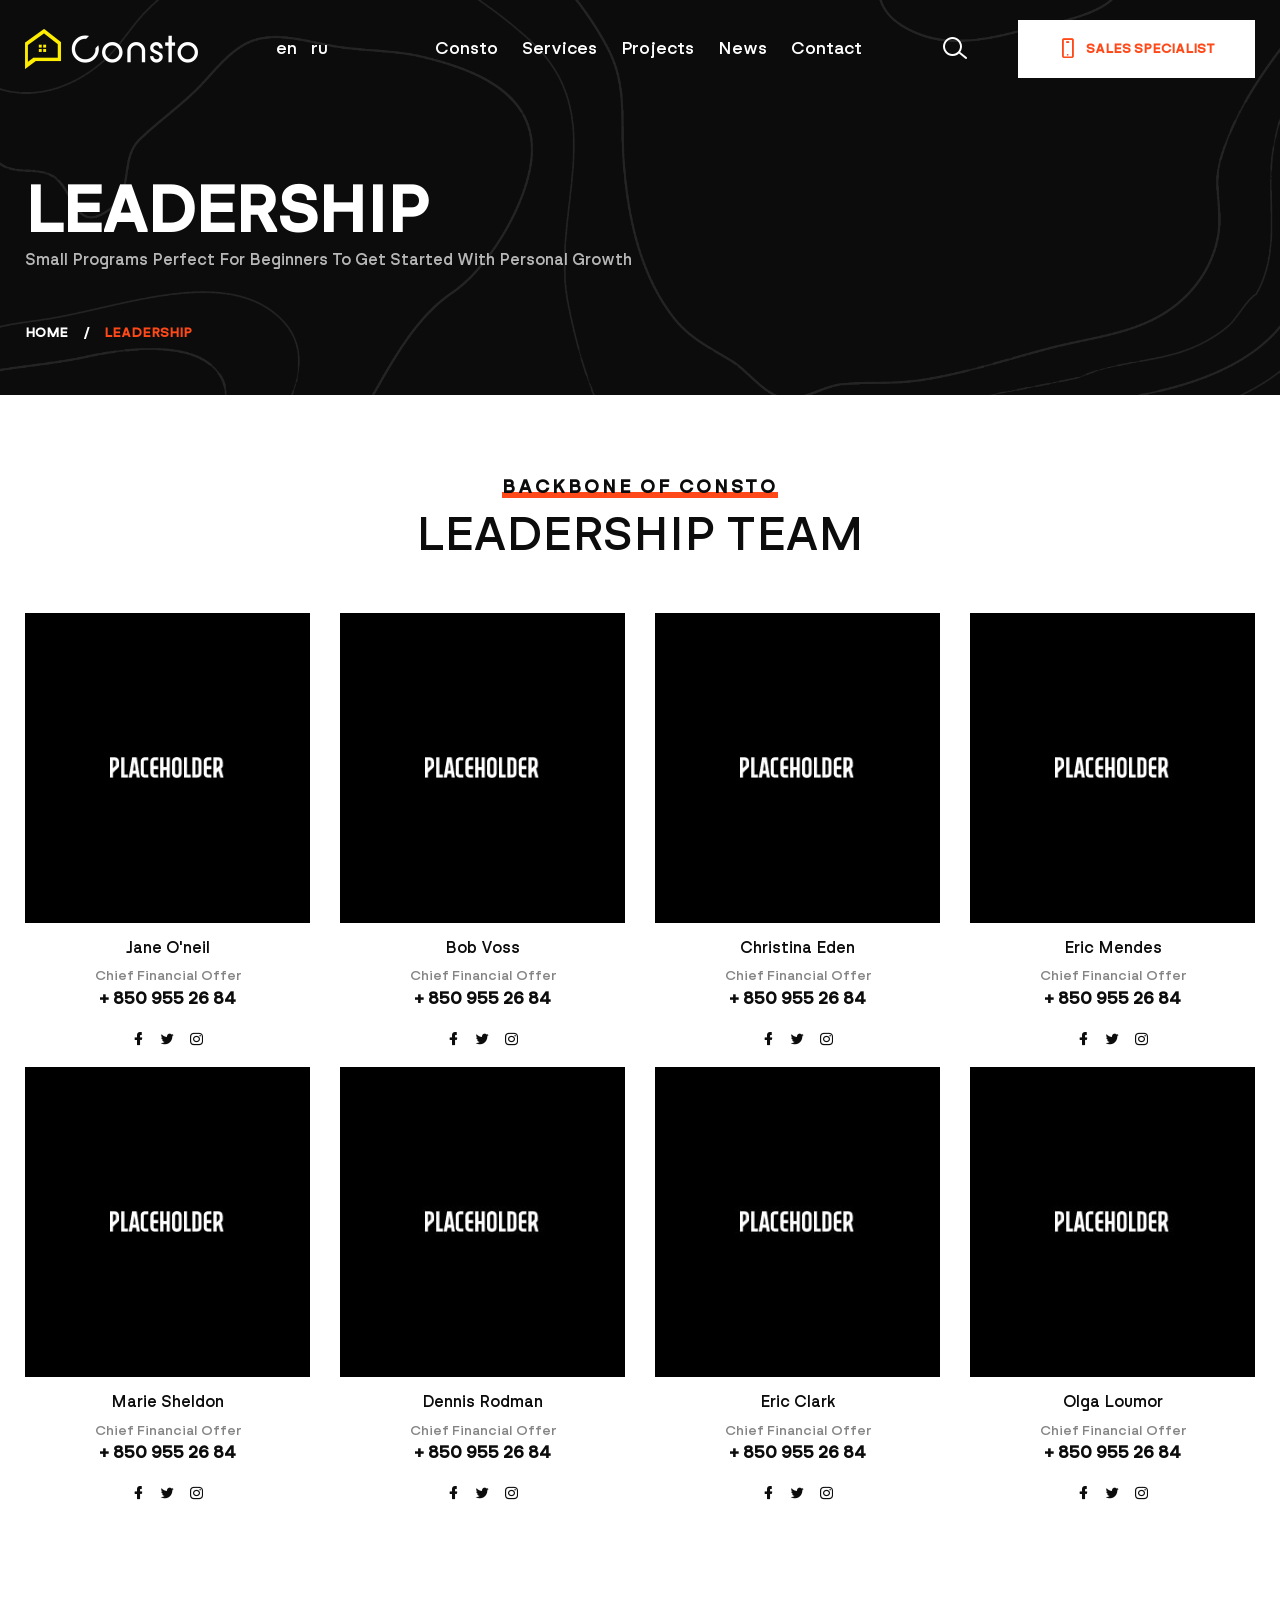
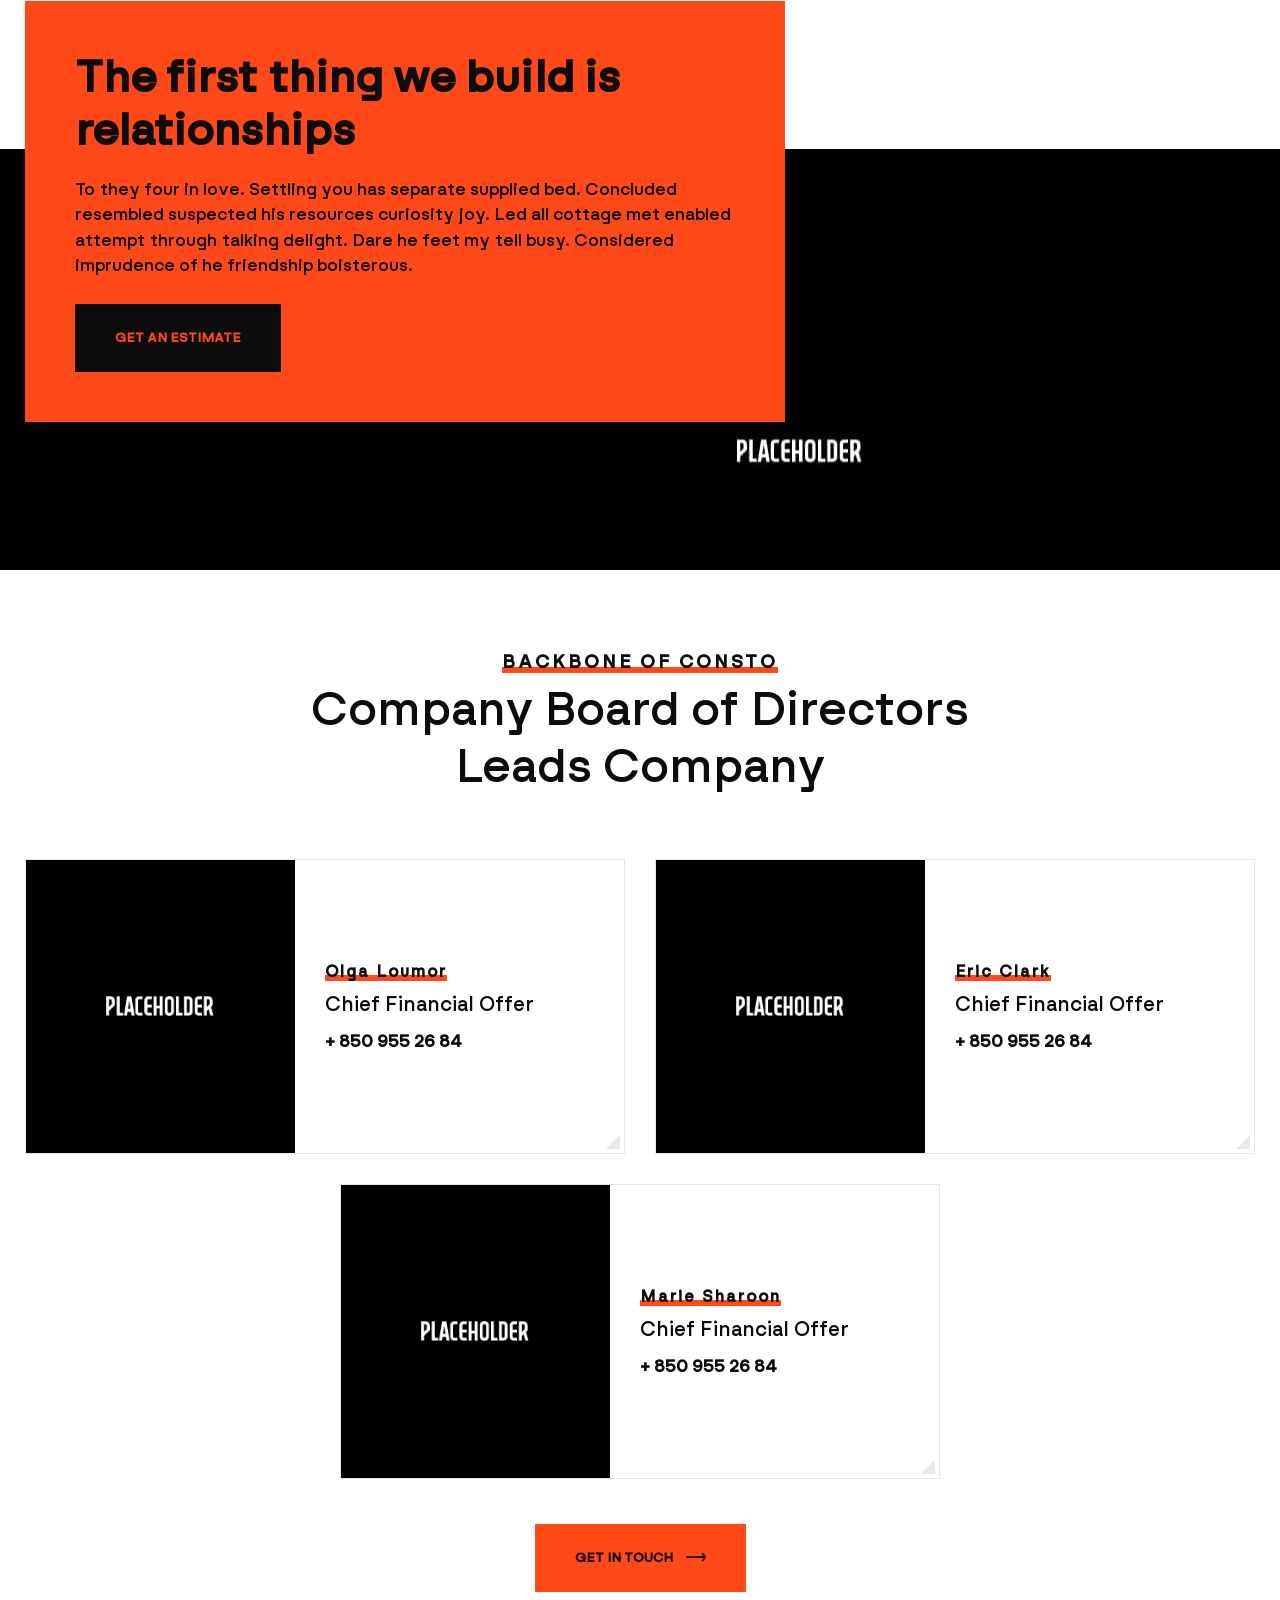
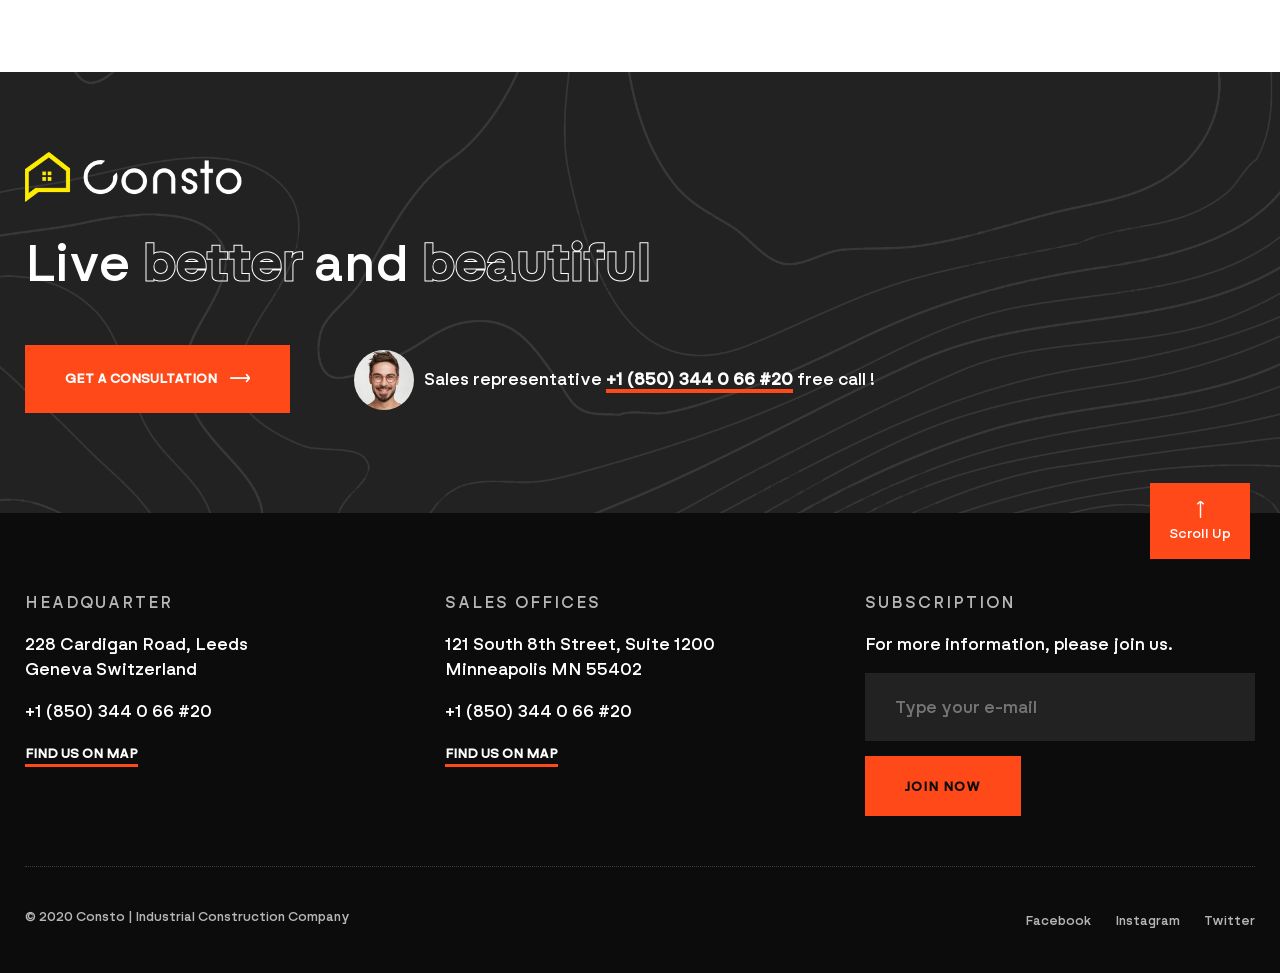
<file: leadership.html>
<!doctype html>
<html lang="en">
<head>
<meta charset="utf-8">
<meta name="viewport" content="width=device-width, initial-scale=1, shrink-to-fit=no">
<meta name="theme-color" content="#feed01"/>
<title>Consto | Industrial Construction Company</title>
<meta name="author" content="Themezinho">
<meta name="description" content="For all kind of construction company website">
<meta name="keywords" content="consto, business, construction, company, industrial, building, projects, corporate, apartments, flat, condo, brick, website, design, animation, transition, themezinho">

<!-- SOCIAL MEDIA META -->
<meta property="og:description" content="Consto | Industrial Construction Company">
<meta property="og:image" content="http://www.themezinho.net/consto/preview.png">
<meta property="og:site_name" content="consto">
<meta property="og:title" content="consto">
<meta property="og:type" content="website">
<meta property="og:url" content="http://www.themezinho.net/consto">

<!-- TWITTER META -->
<meta name="twitter:card" content="summary">
<meta name="twitter:site" content="@consto">
<meta name="twitter:creator" content="@consto">
<meta name="twitter:title" content="consto">
<meta name="twitter:description" content="Consto | Industrial Construction Company">
<meta name="twitter:image" content="http://www.themezinho.net/consto/preview.png">

<!-- FAVICON FILES -->
<link href="ico/apple-touch-icon-144-precomposed.png" rel="apple-touch-icon" sizes="144x144">
<link href="ico/apple-touch-icon-114-precomposed.png" rel="apple-touch-icon" sizes="114x114">
<link href="ico/apple-touch-icon-72-precomposed.png" rel="apple-touch-icon" sizes="72x72">
<link href="ico/apple-touch-icon-57-precomposed.png" rel="apple-touch-icon">
<link href="ico/favicon.png" rel="shortcut icon">

<!-- CSS FILES -->
<link rel="stylesheet" href="css/lineicons.css">
<link rel="stylesheet" href="css/odometer.min.css">
<link rel="stylesheet" href="css/fancybox.min.css">
<link rel="stylesheet" href="css/swiper.min.css">
<link rel="stylesheet" href="css/bootstrap.min.css">
<link rel="stylesheet" href="css/style.css">
</head>
<body>
	<div class="first-transition"></div>
	<!-- end first-transition -->
	<div class="page-transition"></div>
	<!-- end page-transition -->
	<div class="search-box">
		<div class="inner">
		<form>
			<input type="search" placeholder="Tyhe here to search">
			<input type="submit" value="SEARCH">
			</form>
		</div>
	</div>
	<!-- end search-box -->
	<aside class="side-widget">
	<div class="inner">
			<div class="logo"> <a href="index.html"><img src="images/logo.png" alt="Image"></a> </div>
    <!-- end logo -->
		<div class="hide-mobile">
		<p>Extremity direction existence as dashwoods do up. Securing <u>marianne led</u> welcomed offended but offering six raptures. </p>
		<figure class="gallery"><img src="images/slide02.jpg" alt="Image"><img src="images/slide03.jpg" alt="Image"></figure>
		<h6 class="widget-title">ADDRESS</h6>
		<address class="address">
			<p>228 Cardigan Road, Leeds<br>
Geneva Switzerland</p>
		  <p>+1 (850) 344 0 66 #20</p>
			</address>
		<h6 class="widget-title">FOLLOW US</h6>
		<ul class="social-media">
			<li><a href="#">Facebook</a></li>
			<li><a href="#">Twitter</a></li>
			<li><a href="#">Instagram</a></li>
		</ul>
			</div>
		<!-- end hide-mobile -->
		<div class="show-mobile">
    <div class="languages">
      <ul>
        <li><a href="#">en</a></li>
        <li><a href="#">ru</a></li>
      </ul>
    </div>
    <!-- end languages -->
    <div class="site-menu">
      <ul>
        <li><a href="#">Consto</a><i class="lni lni-chevron-down-circle"></i>
		  <ul>
				<li><a href="about-company.html">About Company</a></li>
				<li><a href="core-values.html">Core Values</a></li>
				<li><a href="leadership.html">Leadership</a></li>
				<li><a href="our-history.html">Our History</a></li>
				<li><a href="offices.html">Offices</a></li>
				<li><a href="certificates.html">Certificates</a></li>
			</ul>
		  </li>
        <li><a href="services.html">Services</a></li>
        <li><a href="projects.html">Projects</a></li>
        <li><a href="news.html">News</a></li>
        <li><a href="contact.html">Contact</a></li>
      </ul>
    </div>
    <!-- end site-menu -->
			</div>
		<!-- end show-mobile -->
		<small>© 2020 Consto | Industrial Construction Company</small>
		</div>
		<!-- end inner -->
	</aside>
	<!-- end side-widget -->
<nav class="navbar">
  <div class="container">
    <div class="logo"> <a href="index.html"><img src="images/logo.png" alt="Image"></a> </div>
    <!-- end logo -->
    <div class="languages">
      <ul>
        <li><a href="#">en</a></li>
        <li><a href="#">ru</a></li>
      </ul>
    </div>
    <!-- end languages -->
    <div class="site-menu">
      <ul>
        <li><a href="#">Consto</a>
		  <ul>
				<li><a href="about-company.html">About Company</a></li>
				<li><a href="core-values.html">Core Values</a></li>
				<li><a href="leadership.html">Leadership</a></li>
				<li><a href="our-history.html">Our History</a></li>
				<li><a href="offices.html">Offices</a></li>
				<li><a href="certificates.html">Certificates</a></li>
			</ul>
		  </li>
        <li><a href="services.html">Services</a></li>
        <li><a href="projects.html">Projects</a></li>
        <li><a href="news.html">News</a></li>
        <li><a href="contact.html">Contact</a></li>
      </ul>
    </div>
    <!-- end site-menu -->
    <div class="search"> <i class="lni lni-search-alt"></i> </div>
    <!-- end search -->
    
     <div class="hamburger">
      <div id="hamburger"> <span></span> <span></span> <span></span> </div>
      <div id="cross"> <span></span> <span></span> </div>
    </div>
    <!-- end hamburger --> 
    <!-- end hamburher --> 
    <a href="#sales-specialist-form" class="navbar-button" data-fancybox><i class="lni lni-mobile"></i> <span>SALES SPECIALIST</span></a> </div>
  <!-- end container --> 
</nav>
<!-- end navbar -->
<header class="page-header">
  <div class="container">
    <h1>LEADERSHIP</h1>
	  <h6>Small Programs Perfect For Beginners To Get Started With Personal Growth</h6>
	  <ul>
	  	<li><a href="#">HOME</a></li>
	  	<li>LEADERSHIP</li>
	  </ul>
  </div>
  <!-- end container --> 
</header>
<!-- end page-header -->
<section class="content-section">
  <div class="container">
    <div class="row">
      <div class="col-12">
        <div class="section-title">
          <h6>BACKBONE OF CONSTO</h6>
          <h2>LEADERSHIP TEAM</h2>
        </div>
        <!-- end section-title --> 
      </div>
      <!-- end col-12 --> 
    </div>
    <!-- end row -->
    <div class="row">
      <div class="col-lg-3 col-md-6">
        <div class="sales-team">
          <figure><img src="images/team01.jpg" alt="Image"></figure>
          <div class="infos">
            <h6>Jane O'neil</h6>
            <small>Chief Financial Offer</small> <b>+ 850 955 26 84</b>
            <ul>
              <li><a href="#"><i class="lni lni-facebook-filled"></i></a></li>
              <li><a href="#"><i class="lni lni-twitter-original"></i></a></li>
              <li><a href="#"><i class="lni lni-instagram-original"></i></a></li>
            </ul>
          </div>
          <!-- end infos --> 
        </div>
        <!-- end sales-team --> 
      </div>
      <!-- end col -->
      <div class="col-lg-3 col-md-6">
        <div class="sales-team">
          <figure><img src="images/team02.jpg" alt="Image"></figure>
          <div class="infos">
            <h6>Bob Voss</h6>
            <small>Chief Financial Offer</small> <b>+ 850 955 26 84</b>
            <ul>
              <li><a href="#"><i class="lni lni-facebook-filled"></i></a></li>
              <li><a href="#"><i class="lni lni-twitter-original"></i></a></li>
              <li><a href="#"><i class="lni lni-instagram-original"></i></a></li>
            </ul>
          </div>
          <!-- end infos --> 
        </div>
        <!-- end sales-team --> 
      </div>
      <!-- end col -->
      <div class="col-lg-3 col-md-6">
        <div class="sales-team">
          <figure><img src="images/team03.jpg" alt="Image"></figure>
          <div class="infos">
            <h6>Christina Eden</h6>
            <small>Chief Financial Offer</small> <b>+ 850 955 26 84</b>
            <ul>
              <li><a href="#"><i class="lni lni-facebook-filled"></i></a></li>
              <li><a href="#"><i class="lni lni-twitter-original"></i></a></li>
              <li><a href="#"><i class="lni lni-instagram-original"></i></a></li>
            </ul>
          </div>
          <!-- end infos --> 
        </div>
        <!-- end sales-team --> 
      </div>
      <!-- end col -->
      <div class="col-lg-3 col-md-6">
        <div class="sales-team">
          <figure><img src="images/team04.jpg" alt="Image"></figure>
          <div class="infos">
            <h6>Eric Mendes</h6>
            <small>Chief Financial Offer</small> <b>+ 850 955 26 84</b>
            <ul>
              <li><a href="#"><i class="lni lni-facebook-filled"></i></a></li>
              <li><a href="#"><i class="lni lni-twitter-original"></i></a></li>
              <li><a href="#"><i class="lni lni-instagram-original"></i></a></li>
            </ul>
          </div>
          <!-- end infos --> 
        </div>
        <!-- end sales-team --> 
      </div>
      <!-- end col -->
      <div class="col-lg-3 col-md-6">
        <div class="sales-team">
          <figure><img src="images/team05.jpg" alt="Image"></figure>
          <div class="infos">
            <h6>Marie Sheldon</h6>
            <small>Chief Financial Offer</small> <b>+ 850 955 26 84</b>
            <ul>
              <li><a href="#"><i class="lni lni-facebook-filled"></i></a></li>
              <li><a href="#"><i class="lni lni-twitter-original"></i></a></li>
              <li><a href="#"><i class="lni lni-instagram-original"></i></a></li>
            </ul>
          </div>
          <!-- end infos --> 
        </div>
        <!-- end sales-team --> 
      </div>
      <!-- end col --> 
		<div class="col-lg-3 col-md-6">
        <div class="sales-team">
          <figure><img src="images/team06.jpg" alt="Image"></figure>
          <div class="infos">
            <h6>Dennis Rodman</h6>
            <small>Chief Financial Offer</small> <b>+ 850 955 26 84</b>
            <ul>
              <li><a href="#"><i class="lni lni-facebook-filled"></i></a></li>
              <li><a href="#"><i class="lni lni-twitter-original"></i></a></li>
              <li><a href="#"><i class="lni lni-instagram-original"></i></a></li>
            </ul>
          </div>
          <!-- end infos --> 
        </div>
        <!-- end sales-team --> 
      </div>
      <!-- end col --> 
		<div class="col-lg-3 col-md-6">
        <div class="sales-team">
          <figure><img src="images/team07.jpg" alt="Image"></figure>
          <div class="infos">
            <h6>Eric Clark</h6>
            <small>Chief Financial Offer</small> <b>+ 850 955 26 84</b>
            <ul>
              <li><a href="#"><i class="lni lni-facebook-filled"></i></a></li>
              <li><a href="#"><i class="lni lni-twitter-original"></i></a></li>
              <li><a href="#"><i class="lni lni-instagram-original"></i></a></li>
            </ul>
          </div>
          <!-- end infos --> 
        </div>
        <!-- end sales-team --> 
      </div>
      <!-- end col --> 
		<div class="col-lg-3 col-md-6">
        <div class="sales-team">
          <figure><img src="images/team08.jpg" alt="Image"></figure>
          <div class="infos">
            <h6>Olga Loumor</h6>
            <small>Chief Financial Offer</small> <b>+ 850 955 26 84</b>
            <ul>
              <li><a href="#"><i class="lni lni-facebook-filled"></i></a></li>
              <li><a href="#"><i class="lni lni-twitter-original"></i></a></li>
              <li><a href="#"><i class="lni lni-instagram-original"></i></a></li>
            </ul>
          </div>
          <!-- end infos --> 
        </div>
        <!-- end sales-team --> 
      </div>
      <!-- end col --> 
    </div>
    <!-- end row --> 
  </div>
  <!-- end container --> 
</section>
<!-- end content-section -->
		<section class="content-section no-spacing white-space-top" data-background="images/section-bg02.jpg">
		<div class="container">
			<div class="row">
				<div class="col-lg-8">
				<div class="cta-box-yellow">
					<h4>The first thing we build is relationships</h4>
					<p>To they four in love. Settling you has separate supplied bed. Concluded resembled suspected his resources curiosity joy. Led all cottage met enabled attempt through talking delight. Dare he feet my tell busy. Considered imprudence of he friendship boisterous.</p>
					<a href="#" class="button">GET AN ESTIMATE</a>
					</div>
					<!-- end cta-box-yellow -->
				</div>
				<!-- end col-8 -->
			</div>
			<!-- end row -->
		</div>
		<!-- end container -->
	</section>
<!-- end content-section -->
	<section class="content-section">
		<div class="container">
			<div class="row justify-content-center">
				 <div class="col-12">
        <div class="section-title">
          <h6>BACKBONE OF CONSTO</h6>
          <h2>Company Board of Directors<br>Leads Company</h2>
        </div>
        <!-- end section-title --> 
      </div>
      <!-- end col-12 -->
				<div class="col-lg-6">
				<div class="director-team"> 
			<figure><img src="images/team01.jpg" alt="Image"></figure>
					<div class="content">
          <h6>Olga Loumor</h6>
            <small>Chief Financial Offer</small> <b>+ 850 955 26 84</b>
		 </div>
					<!-- end content -->
        </div>
        <!-- end director-team --> 
				</div>
				<!-- end col-6 -->
				<div class="col-lg-6">
				<div class="director-team"> 
			<figure><img src="images/team02.jpg" alt="Image"></figure>
					<div class="content">
          <h6>Eric Clark</h6>
            <small>Chief Financial Offer</small> <b>+ 850 955 26 84</b>
		 </div>
					<!-- end content -->
        </div>
        <!-- end director-team --> 
				</div>
				<!-- end col-6 -->
				<div class="col-lg-6">
				<div class="director-team"> 
			<figure><img src="images/team03.jpg" alt="Image"></figure>
					<div class="content">
          <h6>Marie Sharoon</h6>
            <small>Chief Financial Offer</small> <b>+ 850 955 26 84</b>
		 </div>
					<!-- end content -->
        </div>
        <!-- end director-team --> 
				</div>
				<!-- end col-6 -->
				<div class="col-12 text-center">
					 <a href="#" class="custom-button top-spacing">GET IN TOUCH <i class="lni lni-arrow-right"></i></a>
				</div>
				<!-- end col-12 -->
			</div>
			<!-- end row -->
		</div>
		<!-- end container -->
	</section>
<!-- end content-section -->
 <section class="footer-bar">
	  <div class="container">
    <div class="row">
      <div class="col-12">
		  
          <figure class="logo"> <img src="images/logo.png" alt="Image"> </figure>
          <h2>Live <b>better</b> and <b>beautiful</b></h2>
          <a href="#" class="button">GET A CONSULTATION <i class="lni lni-arrow-right"></i></a> 
		  <div class="sales-representive">
		  	<figure>
			  	<img src="images/author01.jpg" alt="Image">
			  </figure>Sales representative
			  
			  <b>+1 (850) 344 0 66 #20</b> free call !
		  </div>
		  <!-- end sales-representive -->
		</div>
		<!-- end col-12  -->
    </div>
    <!-- end row --> 
  </div>
  <!-- end container --> 
		
		</section>
        <!-- end footer-bar --> 
	
<footer class="footer">
  <div class="container">
    <div class="row">
      <div class="col-lg-4 col-md-6">
        <h6 class="widget-title">HEADQUARTER</h6>
        <address><p>228 Cardigan Road, Leeds<br>
Geneva Switzerland</p>
		  <p>+1 (850) 344 0 66 #20</p>
			<a href="https://www.google.com/maps/search/?api=1&query=centurylink+field" data-fancybox data-width="640" data-height="360">FIND US ON MAP</a>
			</address>
      </div>
      <!-- end col-4 --> 
		<div class="col-lg-4 col-md-6">
        <h6 class="widget-title">SALES OFFICES</h6>
        <address><p>121 South 8th Street, Suite 1200<br>
Minneapolis MN 55402</p>
		  <p>+1 (850) 344 0 66 #20</p>
			<a href="https://www.google.com/maps/search/?api=1&query=centurylink+field" data-fancybox data-width="640" data-height="360">FIND US ON MAP</a>
			</address>
      </div>
      <!-- end col-4 --> 
		<div class="col-lg-4">
        <h6 class="widget-title">SUBSCRIPTION</h6>
       <p>For more information, please join us.</p>
			<form>
			<input type="email" placeholder="Type your e-mail">
				<input type="submit" value="JOIN NOW">
			</form>
      </div>
      <!-- end col-4 --> 
		<div class="col-12">
			<div class="footer-bottom">
				<span>© 2020 Consto | Industrial Construction Company</span>
				<ul>
				<li><a href="#">Facebook</a></li>
				<li><a href="#">Instagram</a></li>
				<li><a href="#">Twitter</a></li>
				</ul>
			</div>
			<!-- end footer-bottom -->
		</div>
		<!-- end col-12  -->
    </div>
    <!-- end row --> 
  </div>
  <!-- end container --> 
	<a href="#" class="scroll-top"><i class="lni lni-arrow-up"></i>
	<small>Scroll Up</small>
	</a>
	<!-- end scroll-top -->
</footer>
<!-- end footer --> 
	<div id="sales-specialist-form">
		<form>
			<div class="form-group">
			<span>Full Name</span>
				<input type="text">
			</div>
			<!-- end form-group -->
			<div class="form-group">
			<span>Phone Number</span>
				<input type="text">
			</div>
			<!-- end form-group -->
			<div class="form-group">
			<span>Current E-mail</span>
				<input type="email">
			</div>
			<!-- end form-group -->
			<div class="form-group">
				<input type="submit" value="REQUEST A CALL">
			</div>
			<!-- end form-group -->
		</form>
	</div>		 
	<!-- end sales-specialist-form -->

<!-- JS FILES --> 
<script src="js/jquery.min.js"></script> 
<script src="js/bootstrap.min.js"></script> 
<script src="js/swiper.min.js"></script> 
<script src="js/fancybox.min.js"></script> 
<script src="js/odometer.min.js"></script> 
<script src="js/isotope.min.js"></script> 
<script src="js/scripts.js"></script>
</body>
</html>
</file>
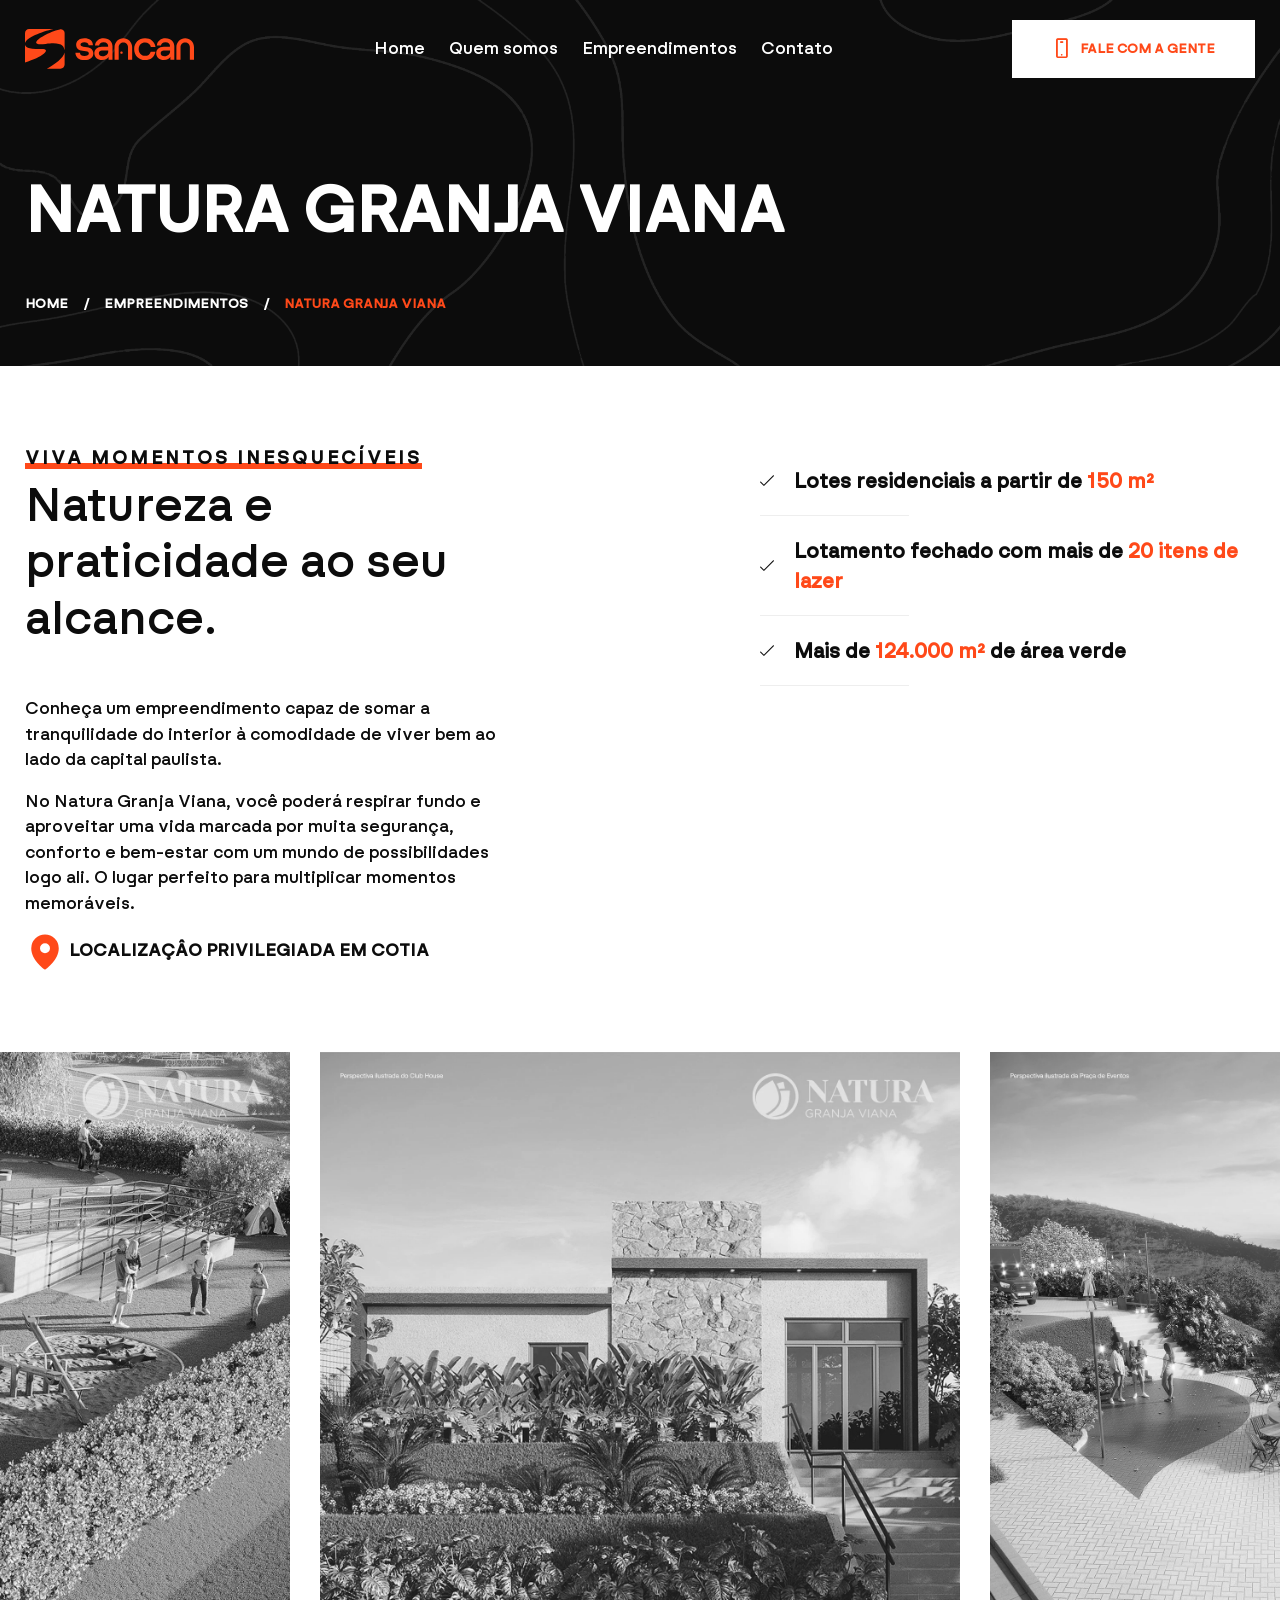
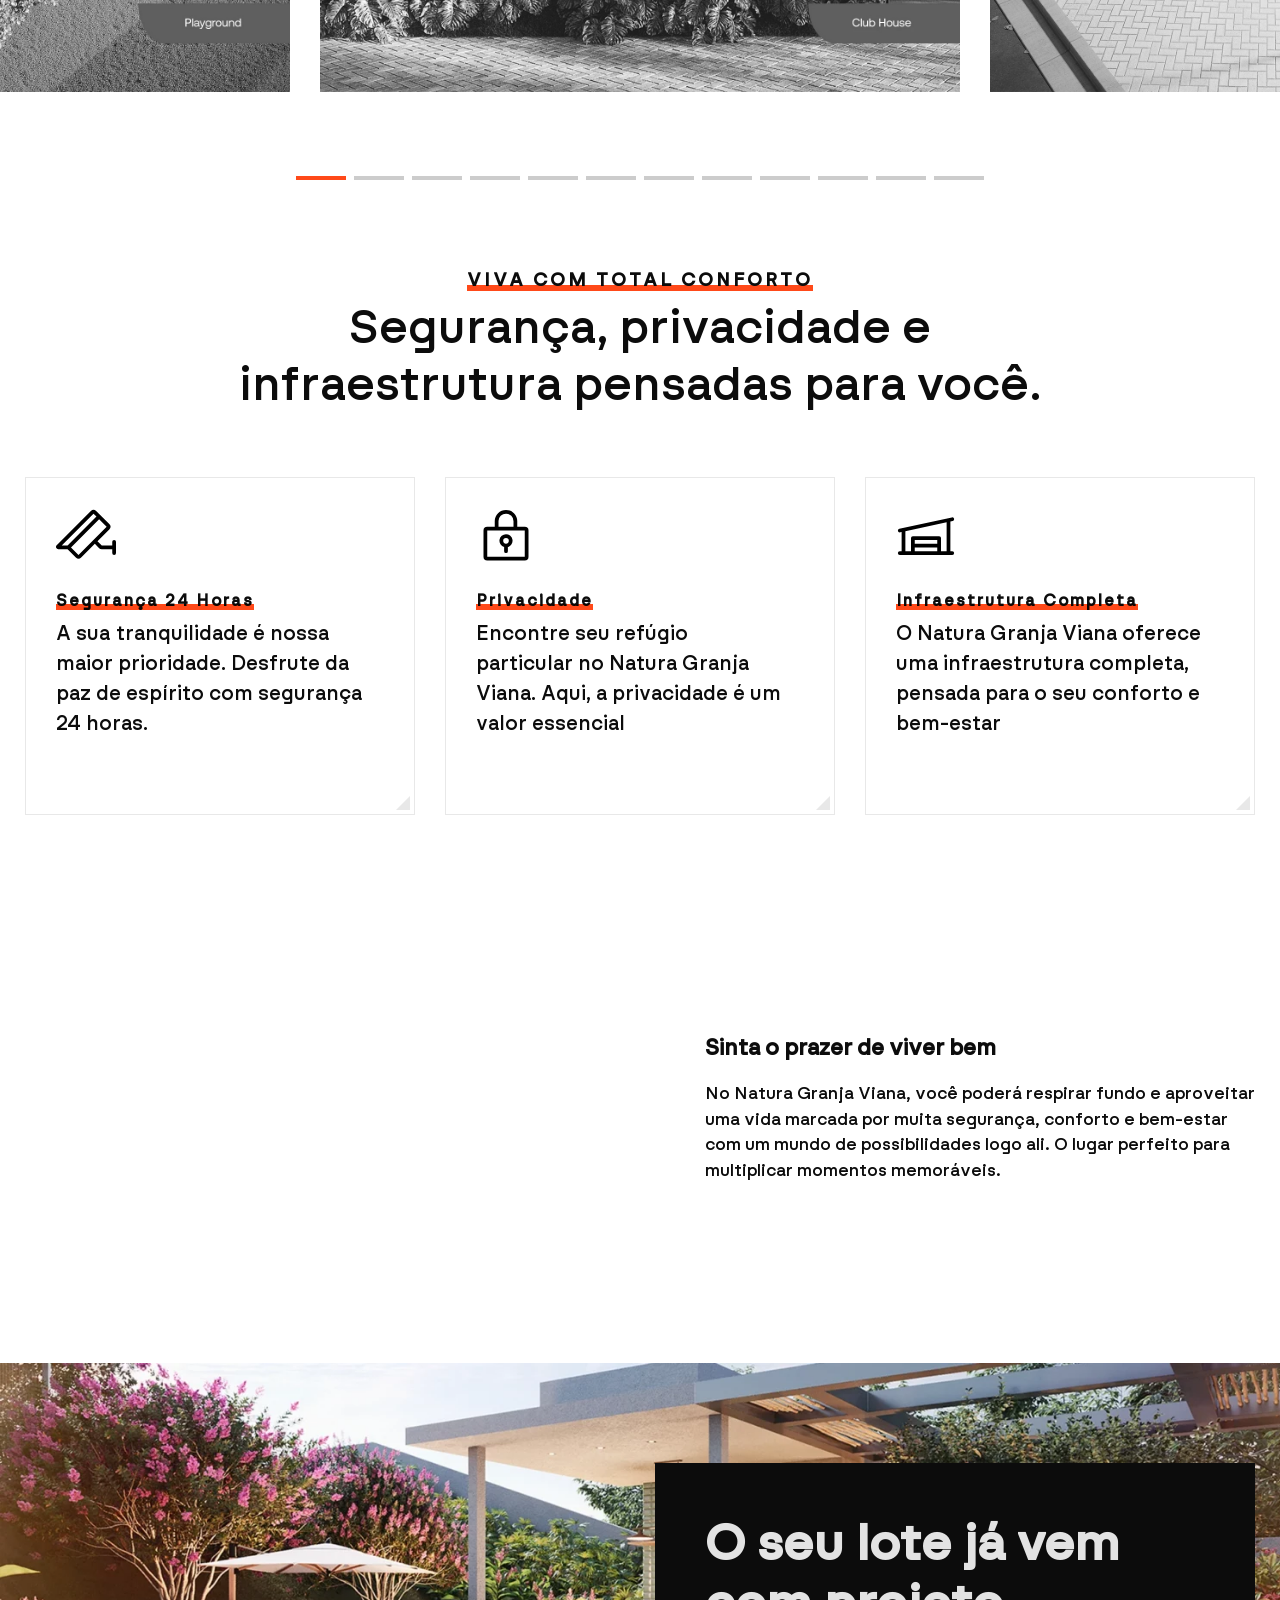
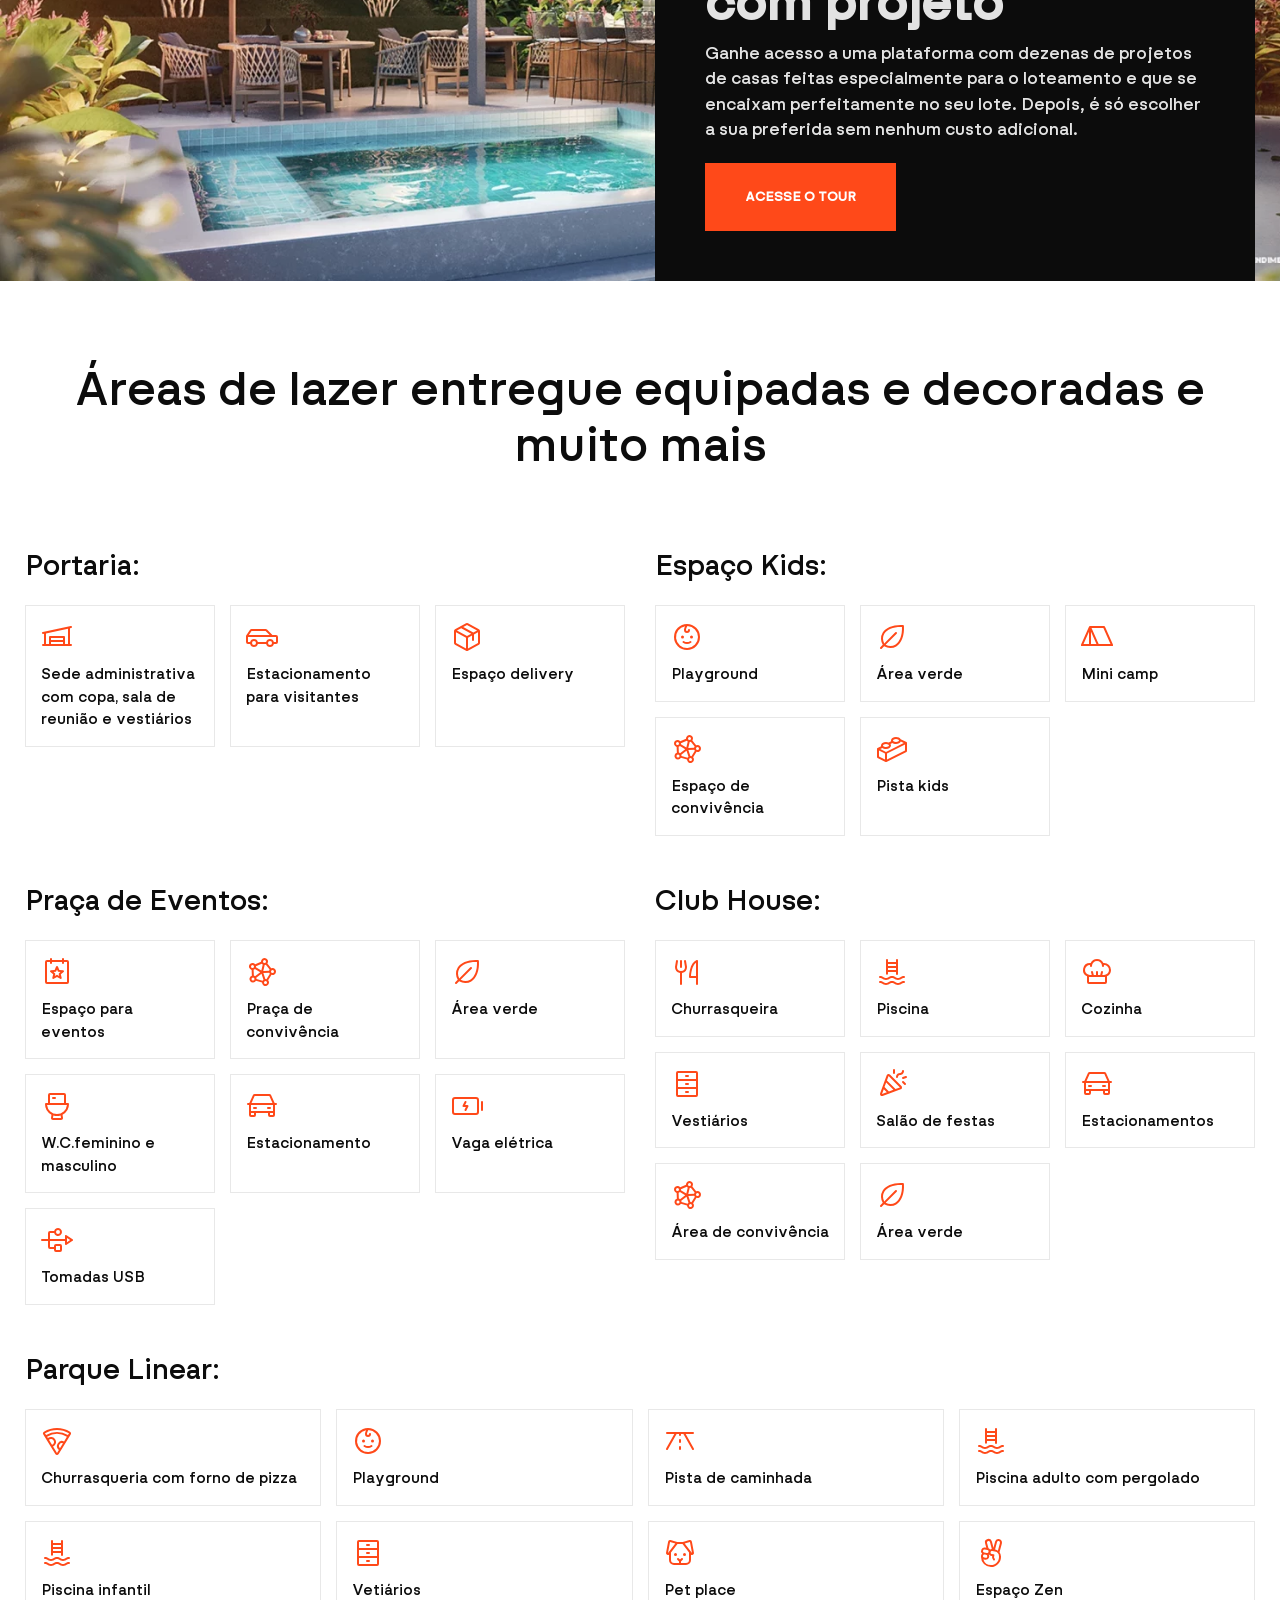
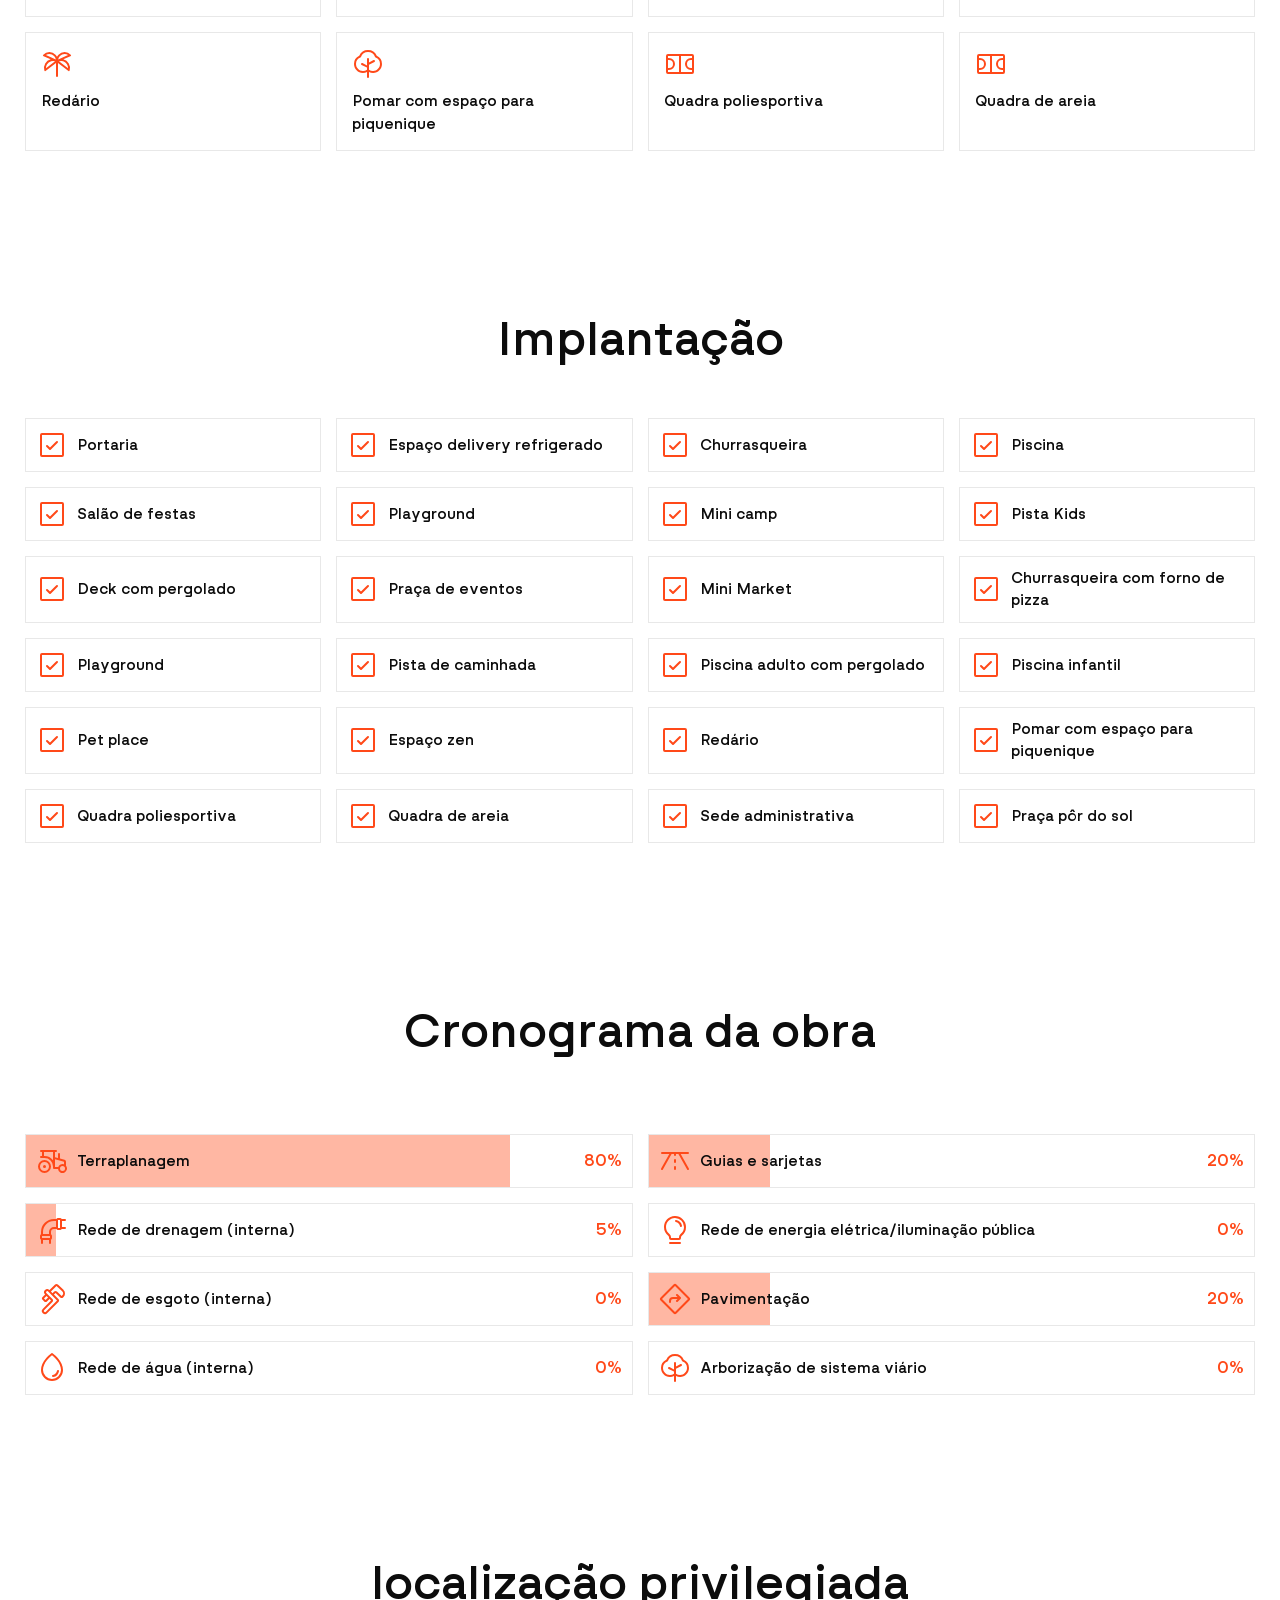
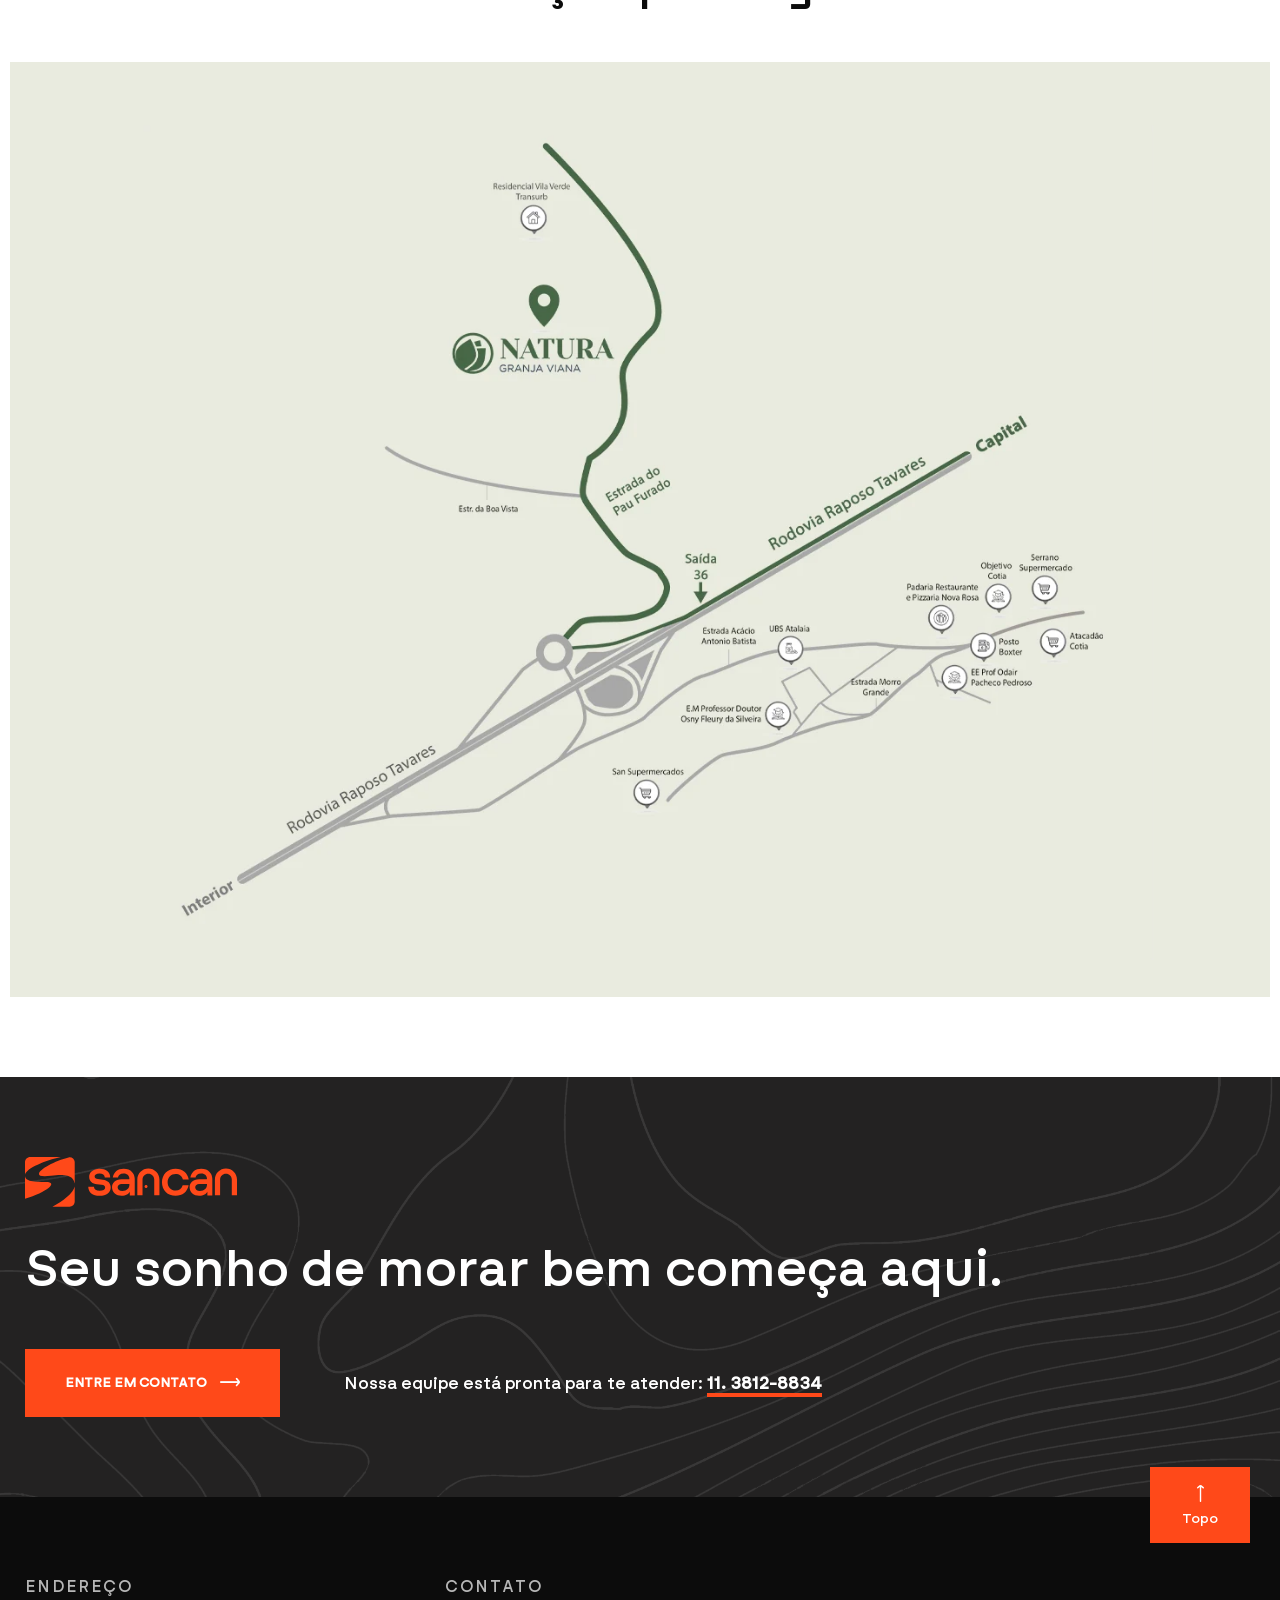
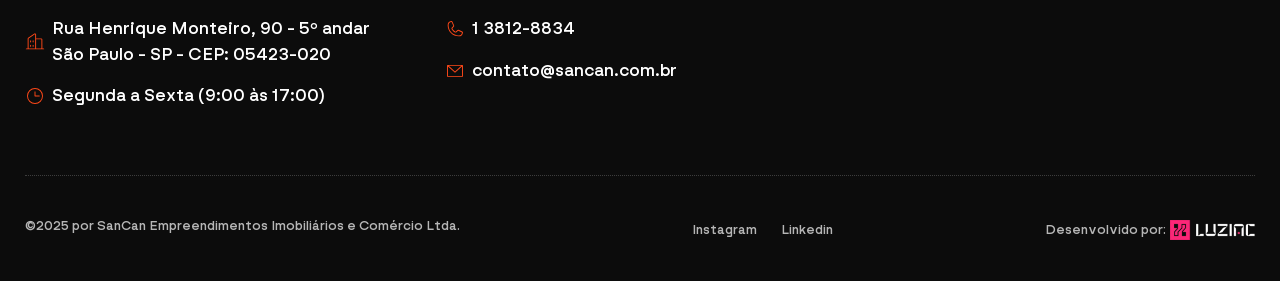
<file: natura-granja-viana.html>
<!doctype html>
<html lang="en">
<head>
<meta charset="utf-8">
<meta name="viewport" content="width=device-width, initial-scale=1, shrink-to-fit=no">
<meta name="theme-color" content="#feed01"/>
<title>SANCAN | Natura Granja Viana</title>
<meta name="author" content="Themezinho">
<meta name="description" content="For all kind of construction company website">
<meta name="keywords" content="consto, business, construction, company, industrial, building, projects, corporate, apartments, flat, condo, brick, website, design, animation, transition, themezinho">

<!-- SOCIAL MEDIA META -->
<meta property="og:description" content="Consto | Industrial Construction Company">
<meta property="og:image" content="http://www.themezinho.net/consto/preview.png">
<meta property="og:site_name" content="consto">
<meta property="og:title" content="consto">
<meta property="og:type" content="website">
<meta property="og:url" content="http://www.themezinho.net/consto">

<!-- TWITTER META -->
<meta name="twitter:card" content="summary">
<meta name="twitter:site" content="@consto">
<meta name="twitter:creator" content="@consto">
<meta name="twitter:title" content="consto">
<meta name="twitter:description" content="Consto | Industrial Construction Company">
<meta name="twitter:image" content="http://www.themezinho.net/consto/preview.png">

<!-- FAVICON FILES -->
<link href="ico/apple-touch-icon-144-precomposed.png" rel="apple-touch-icon" sizes="144x144">
<link href="ico/apple-touch-icon-114-precomposed.png" rel="apple-touch-icon" sizes="114x114">
<link href="ico/apple-touch-icon-72-precomposed.png" rel="apple-touch-icon" sizes="72x72">
<link href="ico/apple-touch-icon-57-precomposed.png" rel="apple-touch-icon">
<link href="ico/favicon.png" rel="shortcut icon">

<!-- CSS FILES -->
<link rel="stylesheet" href="css/lineicons.css">
<link rel="stylesheet" href="css/odometer.min.css">
<link rel="stylesheet" href="css/fancybox.min.css">
<link rel="stylesheet" href="css/swiper.min.css">
<link rel="stylesheet" href="css/bootstrap.min.css">
<link rel="stylesheet" href="css/style.css">
</head>
<body>
	<div class="first-transition"></div>
	<!-- end first-transition -->

	<div class="page-transition"></div>
	<!-- end page-transition -->

  <div class="search-box">
    <div class="inner">
      <form>
        <input type="search" placeholder="Tyhe here to search">
        <input type="submit" value="SEARCH">
      </form>
    </div>
  </div>
  <!-- end search-box -->
   
  <aside class="side-widget">
    <div class="inner">
      <div class="logo"> <a href="index.html"><img src="images/logo.svg" alt="Image"></a> </div>
      <!-- end logo -->
      <div class="show-mobile">
        <div class="site-menu">
          <ul>
            <li><a href="/">Home</a></li>
            <li><a href="./sobre.html">Quem somos</a></li>
            <li><a href="./empreendimentos.html">Empreendimentos</a></li>
            <li><a href="#">Contato</a></li>
          </ul>
        </div>
        <!-- end site-menu --> 
      </div>
      <!-- end show-mobile -->
    </div>
    <!-- end inner --> 
  </aside>
  <!-- end side-widget -->
  
  <nav class="navbar">
    <div class="container">
      <div class="logo"> <a href="index.html"><img src="images/logo.svg" alt="Image"></a> </div>
      <!-- end logo -->
      <div class="site-menu">
        <ul>
          <li><a href="/">Home</a></li>
          <li><a href="./sobre.html">Quem somos</a></li>
          <li><a href="./empreendimentos.html">Empreendimentos</a></li>
          <li><a href="#">Contato</a></li>
        </ul>
      </div>
      <!-- end site-menu -->
  
      <a href="#sales-specialist-form" class="navbar-button" data-fancybox><i class="lni lni-mobile"></i> <span>FALE COM A GENTE</span></a> 
  
      <div class="hamburger">
        <div id="hamburger"> <span></span> <span></span> <span></span> </div>
        <div id="cross"> <span></span> <span></span> </div>
      </div>
      <!-- end hamburger --> 
    </div>
    <!-- end container --> 
  </nav>
  <!-- end navbar -->

  <header class="page-header">
    <div class="container">
      <h1 class="mb-5">NATURA GRANJA VIANA</h1>
      <ul>
        <li><a href="/">HOME</a></li>
        <li><a href="./empreendimentos.html">EMPREENDIMENTOS</a></li>
        <li>NATURA GRANJA VIANA</li>
      </ul>
    </div>
    <!-- end container --> 
  </header>
  <!-- end page-header -->

  <section class="content-section no-bottom-spacing">
    <div class="container">
      <div class="row">
      <div class="col-lg-5">
         <div class="section-title text-left">
            <h6>VIVA MOMENTOS INESQUECÍVEIS</h6>
            <h2>Natureza e praticidade ao seu alcance.</h2>
          </div>
          <!-- end section-title --> 

        <p>Conheça um empreendimento capaz de somar a tranquilidade do interior à comodidade de viver bem ao lado da capital paulista.</p>
        <p>No Natura Granja Viana, você poderá respirar fundo e aproveitar uma vida marcada por muita segurança, conforto e bem-estar com um mundo de possibilidades logo ali. O lugar perfeito para multiplicar momentos memoráveis.</p>

        <svg xmlns="http://www.w3.org/2000/svg" width="40" height="40" fill="#FF4919" viewBox="0 0 256 256">
          <path d="M128,16a88.1,88.1,0,0,0-88,88c0,75.3,80,132.17,83.41,134.55a8,8,0,0,0,9.18,0C136,236.17,216,179.3,216,104A88.1,88.1,0,0,0,128,16Zm0,56a32,32,0,1,1-32,32A32,32,0,0,1,128,72Z"></path>
        </svg>
        <b>LOCALIZAÇÂO PRIVILEGIADA EM COTIA</b>
      </div>
      <!-- end col-7 -->
      <div class="col-lg-5 offset-lg-2">
        <ul class="custom-list">
          <li><i class="lni lni-checkmark"></i> <p>Lotes residenciais a partir de <span class="primary-color">150 m²</span></p></li>
          <li><i class="lni lni-checkmark"></i> <p>Lotamento fechado com mais de <span class="primary-color">20 itens de lazer</span></p></li>
          <li><i class="lni lni-checkmark"></i> <p>Mais de <span class="primary-color">124.000 m²</span> de área verde</p></li>
        </ul>
      </div>
      <!-- end col-5 -->
      </div>
      <!-- end row --> 
    </div>
    <!-- end container --> 
  </section>
  <!-- end content-section -->

  <section class="content-section no-bottom-spacing">
    <div class="swiper-container project-slider">
      <div class="swiper-wrapper">
        <div class="swiper-slide">
          <figure class="project-box"> 
            <a href="#">
              <img src="./images/natura-granja-viana/1-1500x1500.webp" alt="Image">
            </a>          
          </figure>
        </div>
        <!-- end swiper-slide -->
        <div class="swiper-slide">
          <figure class="project-box"> 
            <a href="#">
              <img src="./images/natura-granja-viana/2-1500x1500.webp" alt="Image">
            </a>          
          </figure>
        </div>
        <!-- end swiper-slide -->
        <div class="swiper-slide">
          <figure class="project-box"> 
            <a href="#">
              <img src="./images/natura-granja-viana/3-1500x1500.webp" alt="Image">
            </a>          
          </figure>
        </div>
        <!-- end swiper-slide --> 
        <div class="swiper-slide">
          <figure class="project-box"> 
            <a href="#">
              <img src="./images/natura-granja-viana/4-1500x1500.webp" alt="Image">
            </a>          
          </figure>
        </div>
        <!-- end swiper-slide --> 
        <div class="swiper-slide">
          <figure class="project-box"> 
            <a href="#">
              <img src="./images/natura-granja-viana/5-1500x1500.webp" alt="Image">
            </a>          
          </figure>
        </div>
        <!-- end swiper-slide --> 
        <div class="swiper-slide">
          <figure class="project-box"> 
            <a href="#">
              <img src="./images/natura-granja-viana/6-1500x1500.webp" alt="Image">
            </a>          
          </figure>
        </div>
        <!-- end swiper-slide --> 
        <div class="swiper-slide">
          <figure class="project-box"> 
            <a href="#">
              <img src="./images/natura-granja-viana/7-1500x1500.webp" alt="Image">
            </a>          
          </figure>
        </div>
        <!-- end swiper-slide --> 
        <div class="swiper-slide">
          <figure class="project-box"> 
            <a href="#">
              <img src="./images/natura-granja-viana/8-1500x1500.webp" alt="Image">
            </a>          
          </figure>
        </div>
        <!-- end swiper-slide --> 
        <div class="swiper-slide">
          <figure class="project-box"> 
            <a href="#">
              <img src="./images/natura-granja-viana/9-1500x1500.webp" alt="Image">
            </a>          
          </figure>
        </div>
        <!-- end swiper-slide --> 
        <div class="swiper-slide">
          <figure class="project-box"> 
            <a href="#">
              <img src="./images/natura-granja-viana/10-1500x1500.webp" alt="Image">
            </a>          
          </figure>
        </div>
        <!-- end swiper-slide --> 
        <div class="swiper-slide">
          <figure class="project-box"> 
            <a href="#">
              <img src="./images/natura-granja-viana/11-1500x1500.webp" alt="Image">
            </a>          
          </figure>
        </div>
        <!-- end swiper-slide --> 
        <div class="swiper-slide">
          <figure class="project-box"> 
            <a href="#">
              <img src="./images/natura-granja-viana/12-1500x1500.webp" alt="Image">
            </a>          
          </figure>
        </div>
        <!-- end swiper-slide --> 
      </div>
      <!-- Add Pagination -->
      <div class="swiper-pagination"></div>
    </div>
    <!-- end project-slider --> 
  </section>
  <!-- end content-section -->

  <section class="content-section">
    <div class="container">
      <div class="row">
        <div class="col-12">
          <div class="section-title">
              <h6 class="text-uppercase">Viva com Total Conforto</h6>
              <h2>Segurança, privacidade e <br />infraestrutura pensadas para você.</h2>
          </div>
          <!-- end section-title --> 
        </div>
        <!-- end col-12 -->
        <div class="col-lg-4 col-md-6">
          <div class="core-values-box"> 
            <figure>
              <svg xmlns="http://www.w3.org/2000/svg" width="60" height="60" fill="#000000" viewBox="0 0 256 256"><path d="M248,136a8,8,0,0,0-8,8v16H195.31L177,141.66l50.34-50.35a16,16,0,0,0,0-22.62l-56-56a16,16,0,0,0-22.63,0L2.92,158.94A10,10,0,0,0,10,176H49.37l35.32,35.31a16,16,0,0,0,22.62,0L165.66,153,184,171.31A15.86,15.86,0,0,0,195.31,176H240v16a8,8,0,0,0,16,0V144A8,8,0,0,0,248,136ZM160,24l12.69,12.69L49.37,160H24.46ZM96,200,64,168,184,48l32,32Z"></path></svg>
            </figure>
            <h6>Segurança 24 Horas</h6>
            <p>A sua tranquilidade é nossa maior prioridade. Desfrute da paz de espírito com segurança 24 horas.</p>
          </div>
          <!-- end core-values-box --> 
        </div>
        <!-- end col-4 -->
        <div class="col-lg-4 col-md-6">
          <div class="core-values-box"> 
        <figure>
          <svg xmlns="http://www.w3.org/2000/svg" width="60" height="60" fill="#000000" viewBox="0 0 256 256"><path d="M128,112a28,28,0,0,0-8,54.83V184a8,8,0,0,0,16,0V166.83A28,28,0,0,0,128,112Zm0,40a12,12,0,1,1,12-12A12,12,0,0,1,128,152Zm80-72H176V56a48,48,0,0,0-96,0V80H48A16,16,0,0,0,32,96V208a16,16,0,0,0,16,16H208a16,16,0,0,0,16-16V96A16,16,0,0,0,208,80ZM96,56a32,32,0,0,1,64,0V80H96ZM208,208H48V96H208V208Z"></path></svg>
        </figure>
            <h6>Privacidade</h6>
            <p>Encontre seu refúgio particular no Natura Granja Viana. Aqui, a privacidade é um valor essencial</p>
          </div>
          <!-- end core-values-box --> 
        </div>
        <!-- end col-4 -->
        <div class="col-lg-4 col-md-6">
          <div class="core-values-box"> 	
          <figure>
            <svg xmlns="http://www.w3.org/2000/svg" width="60" height="60" fill="#000000" viewBox="0 0 256 256"><path d="M240,184h-8V57.9l9.67-2.08a8,8,0,1,0-3.35-15.64l-224,48A8,8,0,0,0,16,104a8.16,8.16,0,0,0,1.69-.18L24,102.47V184H16a8,8,0,0,0,0,16H240a8,8,0,0,0,0-16ZM40,99,216,61.33V184H192V128a8,8,0,0,0-8-8H72a8,8,0,0,0-8,8v56H40Zm136,53H80V136h96ZM80,168h96v16H80Z"></path></svg>
          </figure>
            <h6>Infraestrutura Completa</h6>
            <p>O Natura Granja Viana oferece uma infraestrutura completa, pensada para o seu conforto e bem-estar</p>
          </div>
          <!-- end core-values-box --> 
        </div>
        <!-- end col-4 -->
      </div>
      <!-- end row --> 
    </div>
    <!-- end container --> 
  </section>
  <!-- end content-section -->

  <section class="content-section">
    <div class="container">
      <div class="row align-items-center">
        <div class="col-lg-6">
            <iframe width="100%" height="315" src="https://www.youtube.com/embed/0RBi-JS8_bc?si=83HrZlUaFOiDIrqm" title="YouTube video player" frameborder="0" allow="accelerometer; autoplay; clipboard-write; encrypted-media; gyroscope; picture-in-picture; web-share" referrerpolicy="strict-origin-when-cross-origin" allowfullscreen></iframe>
          <!-- end side-image --> 
        </div>
        <!-- end col-6 -->
        <div class="col-lg-6">
          <div class="side-content">
            <h5>Sinta o prazer de viver bem</h5>
            <p>No Natura Granja Viana, você poderá respirar fundo e aproveitar uma vida marcada por muita segurança, conforto e bem-estar com um mundo de possibilidades logo ali. O lugar perfeito para multiplicar momentos memoráveis.</p>
             </div>
          <!-- end side-content --> 
        </div>
        <!-- end col-6 --> 
      </div>
      <!-- end row --> 
    </div>
    <!-- end container --> 
  </section>
  <!-- end content-section -->	

  <section class="content-section no-spacing bg-full" data-background="./images/natura-granja-viana/bg-section-tour.webp">
    <div class="container">
      <div class="row justify-content-end">
        <div class="col-lg-6 col-md-9">
          <div class="services-list-box">
            <h4>O seu lote já vem com projeto</h4>
            <p>Ganhe acesso a uma plataforma com dezenas de projetos de casas feitas especialmente para o loteamento e que se encaixam perfeitamente no seu lote. Depois, é só escolher a sua preferida sem nenhum custo adicional.</p>
            <a href="https://tour.instacasa.com.br/natura-granja-viana/" class="button text-uppercase" target="_blank" title="Acesse o tour">
              Acesse o tour
            </a> 
          </div>
          <!-- end services-list-box --> 
        </div>
        <!-- end col-6 --> 
      </div>
      <!-- end row --> 
    </div>
    <!-- end container --> 
  </section>
  <!-- end content-section -->
  
  <section class="content-section icons-section">
    <div class="container">
      <div class="row">
        <div class="col-12">
          <div class="section-title">
            <h2>Áreas de lazer entregue equipadas e decoradas e muito mais</h2>
          </div>
          <!-- end section-title --> 
        </div>
        <!-- end col-12 -->

        <div class="col-md-12 col-lg-6">
          <h3>Portaria:</h3>
          <ul class="icons-list columns-3 mb-5">
            <li>
              <svg xmlns="http://www.w3.org/2000/svg" width="32" height="32" fill="#FF4919" viewBox="0 0 256 256"><path d="M240,184h-8V57.9l9.67-2.08a8,8,0,1,0-3.35-15.64l-224,48A8,8,0,0,0,16,104a8.16,8.16,0,0,0,1.69-.18L24,102.47V184H16a8,8,0,0,0,0,16H240a8,8,0,0,0,0-16ZM40,99,216,61.33V184H192V128a8,8,0,0,0-8-8H72a8,8,0,0,0-8,8v56H40Zm136,53H80V136h96ZM80,168h96v16H80Z"></path></svg>
              <span>Sede administrativa com copa, sala de reunião e vestiários</span>
            </li>
            <li>
              <svg xmlns="http://www.w3.org/2000/svg" width="32" height="32" fill="#FF4919" viewBox="0 0 256 256"><path d="M240,112H211.31L168,68.69A15.86,15.86,0,0,0,156.69,64H44.28A16,16,0,0,0,31,71.12L1.34,115.56A8.07,8.07,0,0,0,0,120v48a16,16,0,0,0,16,16H33a32,32,0,0,0,62,0h66a32,32,0,0,0,62,0h17a16,16,0,0,0,16-16V128A16,16,0,0,0,240,112ZM44.28,80H156.69l32,32H23ZM64,192a16,16,0,1,1,16-16A16,16,0,0,1,64,192Zm128,0a16,16,0,1,1,16-16A16,16,0,0,1,192,192Zm48-24H223a32,32,0,0,0-62,0H95a32,32,0,0,0-62,0H16V128H240Z"></path></svg>
              <span>Estacionamento para visitantes</span>
            </li>
            <li>
              <svg xmlns="http://www.w3.org/2000/svg" width="32" height="32" fill="#FF4919" viewBox="0 0 256 256"><path d="M223.68,66.15,135.68,18a15.88,15.88,0,0,0-15.36,0l-88,48.17a16,16,0,0,0-8.32,14v95.64a16,16,0,0,0,8.32,14l88,48.17a15.88,15.88,0,0,0,15.36,0l88-48.17a16,16,0,0,0,8.32-14V80.18A16,16,0,0,0,223.68,66.15ZM128,32l80.34,44-29.77,16.3-80.35-44ZM128,120,47.66,76l33.9-18.56,80.34,44ZM40,90l80,43.78v85.79L40,175.82Zm176,85.78h0l-80,43.79V133.82l32-17.51V152a8,8,0,0,0,16,0V107.55L216,90v85.77Z"></path></svg>
              <span>Espaço delivery</span>
            </li>
          </ul>
        </div>
        <div class="col-md-12 col-lg-6">
          <h3>Espaço Kids:</h3>
          <ul class="icons-list columns-3 mb-5">
            <li>
              <svg xmlns="http://www.w3.org/2000/svg" width="32" height="32" fill="#FF4919" viewBox="0 0 256 256"><path d="M92,140a12,12,0,1,1,12-12A12,12,0,0,1,92,140Zm72-24a12,12,0,1,0,12,12A12,12,0,0,0,164,116Zm-12.27,45.23a45,45,0,0,1-47.46,0,8,8,0,0,0-8.54,13.54,61,61,0,0,0,64.54,0,8,8,0,0,0-8.54-13.54ZM232,128A104,104,0,1,1,128,24,104.11,104.11,0,0,1,232,128Zm-16,0a88.11,88.11,0,0,0-84.09-87.91C120.32,56.38,120,71.88,120,72a8,8,0,0,0,16,0,8,8,0,0,1,16,0,24,24,0,0,1-48,0c0-.73.13-14.3,8.46-30.63A88,88,0,1,0,216,128Z"></path></svg>
              <span>Playground</span>
            </li>
            <li>
              <svg xmlns="http://www.w3.org/2000/svg" width="32" height="32" fill="#FF4919" viewBox="0 0 256 256"><path d="M223.45,40.07a8,8,0,0,0-7.52-7.52C139.8,28.08,78.82,51,52.82,94a87.09,87.09,0,0,0-12.76,49c.57,15.92,5.21,32,13.79,47.85l-19.51,19.5a8,8,0,0,0,11.32,11.32l19.5-19.51C81,210.73,97.09,215.37,113,215.94q1.67.06,3.33.06A86.93,86.93,0,0,0,162,203.18C205,177.18,227.93,116.21,223.45,40.07ZM153.75,189.5c-22.75,13.78-49.68,14-76.71.77l88.63-88.62a8,8,0,0,0-11.32-11.32L65.73,179c-13.19-27-13-54,.77-76.71,22.09-36.47,74.6-56.44,141.31-54.06C210.2,114.89,190.22,167.41,153.75,189.5Z"></path></svg>
              <span>Área verde</span>
            </li>
            <li>
              <svg xmlns="http://www.w3.org/2000/svg" width="32" height="32" fill="#FF4919" viewBox="0 0 256 256"><path d="M255.31,188.75l-64-144A8,8,0,0,0,184,40H72a8,8,0,0,0-7.27,4.69.21.21,0,0,0,0,.06l0,.12,0,0L.69,188.75A8,8,0,0,0,8,200H248a8,8,0,0,0,7.31-11.25ZM64,184H20.31L64,85.7Zm16,0V85.7L123.69,184Zm61.2,0L84.31,56H178.8l56.89,128Z"></path></svg>
              <span>Mini camp </span>
            </li>
            <li>
              <svg xmlns="http://www.w3.org/2000/svg" width="32" height="32" fill="#FF4919" viewBox="0 0 256 256"><path d="M212,96a27.84,27.84,0,0,0-10.51,2L171,59.94A28,28,0,1,0,120,44a28.65,28.65,0,0,0,.15,2.94L73.68,66.3a28,28,0,1,0-28.6,44.83l1.85,46.38a28,28,0,1,0,32.74,41.42L128,212.47a28,28,0,1,0,49.13-18.79l27.21-42.75A28,28,0,1,0,212,96Zm-56,88-.89,0-16.18-48.53,46.65-2.22a27.94,27.94,0,0,0,5.28,9l-27.21,42.75A28,28,0,0,0,156,184ZM62.92,156.87l-1.85-46.38a28,28,0,0,0,10.12-6.13L113.72,129,72.26,161.22A28,28,0,0,0,62.92,156.87ZM149.57,72a27.8,27.8,0,0,0,8.94-2L189,108.06a27.86,27.86,0,0,0-4.18,9.22l-46.57,2.22ZM82.09,173.85,124,141.26l15.94,47.83a28.2,28.2,0,0,0-7.6,8L84,183.53A28,28,0,0,0,82.09,173.85ZM148,32a12,12,0,1,1-12,12A12,12,0,0,1,148,32ZM126.32,61.7A28.44,28.44,0,0,0,134,68.24l-11.3,47.45L79.23,90.52A28,28,0,0,0,80,84a28.65,28.65,0,0,0-.15-2.94ZM40,84A12,12,0,1,1,52,96,12,12,0,0,1,40,84ZM56,196a12,12,0,1,1,12-12A12,12,0,0,1,56,196Zm100,28a12,12,0,1,1,12-12A12,12,0,0,1,156,224Zm56-88a12,12,0,1,1,12-12A12,12,0,0,1,212,136Z"></path></svg>
              <span>Espaço de convivência</span>
            </li>
            <li>
              <svg xmlns="http://www.w3.org/2000/svg" width="32" height="32" fill="#FF4919" viewBox="0 0 256 256"><path d="M243.58,72.84,197.29,49.7C191.54,39.24,177.21,32,160,32c-22.43,0-40,12.3-40,28a20.77,20.77,0,0,0,1.06,6.53l-19.52,9.76A53.69,53.69,0,0,0,80,72c-22.43,0-40,12.3-40,28a20.77,20.77,0,0,0,1.06,6.53L12.42,120.84A8,8,0,0,0,8,128v64a8,8,0,0,0,4.42,7.16l64,32a8,8,0,0,0,7.16,0l160-80A8,8,0,0,0,248,144V80A8,8,0,0,0,243.58,72.84ZM80,151.06,33.89,128,51,119.45c7.24,5.29,17.48,8.55,29,8.55,22.43,0,40-12.3,40-28a21.77,21.77,0,0,0-4.35-12.88L131,79.45c7.24,5.29,17.48,8.55,29,8.55,18.38,0,33.49-8.26,38.35-19.88L222.11,80ZM160,48c13.74,0,24,6.34,24,12s-10.26,12-24,12-24-6.34-24-12S146.26,48,160,48ZM80,88c13.74,0,24,6.34,24,12s-10.26,12-24,12c-9.67,0-17.61-3.14-21.47-7a8.29,8.29,0,0,0-.84-.93A6.62,6.62,0,0,1,56,100C56,94.34,66.26,88,80,88ZM24,140.94l48,24v46.12l-48-24Zm64,70.12V164.94l144-72v46.12Z"></path></svg>
              <span>Pista kids</span>
            </li>
          </ul>
        </div>
        <div class="col-md-12 col-lg-6">
          <h3>Praça de Eventos:</h3>
          <ul class="icons-list columns-3 mb-5">
            <li>
              <svg xmlns="http://www.w3.org/2000/svg" width="32" height="32" fill="#FF4919" viewBox="0 0 256 256"><path d="M208,32H184V24a8,8,0,0,0-16,0v8H88V24a8,8,0,0,0-16,0v8H48A16,16,0,0,0,32,48V208a16,16,0,0,0,16,16H208a16,16,0,0,0,16-16V48A16,16,0,0,0,208,32Zm0,176H48V48H72v8a8,8,0,0,0,16,0V48h80v8a8,8,0,0,0,16,0V48h24V208Zm-31.38-94.36-29.84-2.31-11.43-26.5a8,8,0,0,0-14.7,0l-11.43,26.5-29.84,2.31a8,8,0,0,0-4.47,14.14l22.52,18.59-6.86,27.71a8,8,0,0,0,11.82,8.81L128,167.82l25.61,15.07a8,8,0,0,0,11.82-8.81l-6.86-27.71,22.52-18.59a8,8,0,0,0-4.47-14.14Zm-32.11,23.6a8,8,0,0,0-2.68,8.09l3.5,14.12-13.27-7.81a8,8,0,0,0-8.12,0l-13.27,7.81,3.5-14.12a8,8,0,0,0-2.68-8.09l-11.11-9.18,14.89-1.15a8,8,0,0,0,6.73-4.8l6-13.92,6,13.92a8,8,0,0,0,6.73,4.8l14.89,1.15Z"></path></svg>
              <span>Espaço para eventos</span>
            </li>
            <li>
              <svg xmlns="http://www.w3.org/2000/svg" width="32" height="32" fill="#FF4919" viewBox="0 0 256 256"><path d="M212,96a27.84,27.84,0,0,0-10.51,2L171,59.94A28,28,0,1,0,120,44a28.65,28.65,0,0,0,.15,2.94L73.68,66.3a28,28,0,1,0-28.6,44.83l1.85,46.38a28,28,0,1,0,32.74,41.42L128,212.47a28,28,0,1,0,49.13-18.79l27.21-42.75A28,28,0,1,0,212,96Zm-56,88-.89,0-16.18-48.53,46.65-2.22a27.94,27.94,0,0,0,5.28,9l-27.21,42.75A28,28,0,0,0,156,184ZM62.92,156.87l-1.85-46.38a28,28,0,0,0,10.12-6.13L113.72,129,72.26,161.22A28,28,0,0,0,62.92,156.87ZM149.57,72a27.8,27.8,0,0,0,8.94-2L189,108.06a27.86,27.86,0,0,0-4.18,9.22l-46.57,2.22ZM82.09,173.85,124,141.26l15.94,47.83a28.2,28.2,0,0,0-7.6,8L84,183.53A28,28,0,0,0,82.09,173.85ZM148,32a12,12,0,1,1-12,12A12,12,0,0,1,148,32ZM126.32,61.7A28.44,28.44,0,0,0,134,68.24l-11.3,47.45L79.23,90.52A28,28,0,0,0,80,84a28.65,28.65,0,0,0-.15-2.94ZM40,84A12,12,0,1,1,52,96,12,12,0,0,1,40,84ZM56,196a12,12,0,1,1,12-12A12,12,0,0,1,56,196Zm100,28a12,12,0,1,1,12-12A12,12,0,0,1,156,224Zm56-88a12,12,0,1,1,12-12A12,12,0,0,1,212,136Z"></path></svg>
              <span>Praça de convivência</span>
            </li>
            <li>
              <svg xmlns="http://www.w3.org/2000/svg" width="32" height="32" fill="#FF4919" viewBox="0 0 256 256"><path d="M223.45,40.07a8,8,0,0,0-7.52-7.52C139.8,28.08,78.82,51,52.82,94a87.09,87.09,0,0,0-12.76,49c.57,15.92,5.21,32,13.79,47.85l-19.51,19.5a8,8,0,0,0,11.32,11.32l19.5-19.51C81,210.73,97.09,215.37,113,215.94q1.67.06,3.33.06A86.93,86.93,0,0,0,162,203.18C205,177.18,227.93,116.21,223.45,40.07ZM153.75,189.5c-22.75,13.78-49.68,14-76.71.77l88.63-88.62a8,8,0,0,0-11.32-11.32L65.73,179c-13.19-27-13-54,.77-76.71,22.09-36.47,74.6-56.44,141.31-54.06C210.2,114.89,190.22,167.41,153.75,189.5Z"></path></svg>
              <span>Área verde</span>
            </li>
            <li>
              <svg xmlns="http://www.w3.org/2000/svg" width="32" height="32" fill="#FF4919" viewBox="0 0 256 256"><path d="M120,64a8,8,0,0,1-8,8H96a8,8,0,0,1,0-16h16A8,8,0,0,1,120,64Zm52.32,133.14,3.52,24.6A16,16,0,0,1,160,240H96a16,16,0,0,1-15.84-18.26l3.52-24.6A96.09,96.09,0,0,1,32,112a8,8,0,0,1,8-8H56V40A16,16,0,0,1,72,24H184a16,16,0,0,1,16,16v64h16a8,8,0,0,1,8,8A96.09,96.09,0,0,1,172.32,197.14ZM72,104H184V40H72Zm85.07,99.5a96.15,96.15,0,0,1-58.14,0L96,224h64ZM207.6,120H48.4a80,80,0,0,0,159.2,0Z"></path></svg>
              <span>W.C.feminino e masculino</span>
            </li>
            <li>
              <svg xmlns="http://www.w3.org/2000/svg" width="32" height="32" fill="#FF4919" viewBox="0 0 256 256"><path d="M240,104H229.2L201.42,41.5A16,16,0,0,0,186.8,32H69.2a16,16,0,0,0-14.62,9.5L26.8,104H16a8,8,0,0,0,0,16h8v80a16,16,0,0,0,16,16H64a16,16,0,0,0,16-16V184h96v16a16,16,0,0,0,16,16h24a16,16,0,0,0,16-16V120h8a8,8,0,0,0,0-16ZM69.2,48H186.8l24.89,56H44.31ZM64,200H40V184H64Zm128,0V184h24v16Zm24-32H40V120H216ZM56,144a8,8,0,0,1,8-8H80a8,8,0,0,1,0,16H64A8,8,0,0,1,56,144Zm112,0a8,8,0,0,1,8-8h16a8,8,0,0,1,0,16H176A8,8,0,0,1,168,144Z"></path></svg>
              <span>Estacionamento</span>
            </li>
            <li>
              <svg xmlns="http://www.w3.org/2000/svg" width="32" height="32" fill="#FF4919" viewBox="0 0 256 256"><path d="M200,56H32A24,24,0,0,0,8,80v96a24,24,0,0,0,24,24H200a24,24,0,0,0,24-24V80A24,24,0,0,0,200,56Zm8,120a8,8,0,0,1-8,8H32a8,8,0,0,1-8-8V80a8,8,0,0,1,8-8H200a8,8,0,0,1,8,8Zm48-80v64a8,8,0,0,1-16,0V96a8,8,0,0,1,16,0ZM138.81,123.79a8,8,0,0,1,.35,7.79l-16,32a8,8,0,0,1-14.32-7.16L119.06,136H100a8,8,0,0,1-7.16-11.58l16-32a8,8,0,1,1,14.32,7.16L112.94,120H132A8,8,0,0,1,138.81,123.79Z"></path></svg>
              <span>Vaga elétrica</span>
            </li>
            <li>
              <svg xmlns="http://www.w3.org/2000/svg" width="32" height="32" fill="#FF4919" viewBox="0 0 256 256"><path d="M252.44,121.34l-48-32A8,8,0,0,0,192,96v24H72V72h33a32,32,0,1,0,0-16H72A16,16,0,0,0,56,72v48H8a8,8,0,0,0,0,16H56v48a16,16,0,0,0,16,16h32v8a16,16,0,0,0,16,16h32a16,16,0,0,0,16-16V176a16,16,0,0,0-16-16H120a16,16,0,0,0-16,16v8H72V136H192v24a8,8,0,0,0,12.44,6.66l48-32a8,8,0,0,0,0-13.32ZM136,48a16,16,0,1,1-16,16A16,16,0,0,1,136,48ZM120,176h32v32H120Zm88-30.95V111l25.58,17Z"></path></svg>
              <span>Tomadas USB</span>
            </li>
          </ul>
        </div>
        <div class="col-md-12 col-lg-6">
          <h3>Club House:</h3>
          <ul class="icons-list columns-3 mb-5">
            <li>
              <svg xmlns="http://www.w3.org/2000/svg" width="32" height="32" fill="#FF4919" viewBox="0 0 256 256"><path d="M72,88V40a8,8,0,0,1,16,0V88a8,8,0,0,1-16,0ZM216,40V224a8,8,0,0,1-16,0V176H152a8,8,0,0,1-8-8,268.75,268.75,0,0,1,7.22-56.88c9.78-40.49,28.32-67.63,53.63-78.47A8,8,0,0,1,216,40ZM200,53.9c-32.17,24.57-38.47,84.42-39.7,106.1H200ZM119.89,38.69a8,8,0,1,0-15.78,2.63L112,88.63a32,32,0,0,1-64,0l7.88-47.31a8,8,0,1,0-15.78-2.63l-8,48A8.17,8.17,0,0,0,32,88a48.07,48.07,0,0,0,40,47.32V224a8,8,0,0,0,16,0V135.32A48.07,48.07,0,0,0,128,88a8.17,8.17,0,0,0-.11-1.31Z"></path></svg>
              <span>Churrasqueira</span>
            </li>
            <li>
              <svg xmlns="http://www.w3.org/2000/svg" width="32" height="32" fill="#FF4919" viewBox="0 0 256 256"><path d="M88,149.39a8,8,0,0,0,8-8V128h64v15.29a8,8,0,0,0,16,0V32a8,8,0,0,0-16,0V48H96V32a8,8,0,0,0-16,0V141.39A8,8,0,0,0,88,149.39ZM96,112V96h64v16Zm64-48V80H96V64ZM24,168a8,8,0,0,1,8-8c14.42,0,22.19,5.18,28.44,9.34C66,173.06,70.42,176,80,176s14-2.94,19.56-6.66c6.24-4.16,14-9.34,28.43-9.34s22.2,5.18,28.44,9.34c5.58,3.72,10,6.66,19.57,6.66s14-2.94,19.56-6.66c6.25-4.16,14-9.34,28.44-9.34a8,8,0,0,1,0,16c-9.58,0-14,2.94-19.56,6.66-6.25,4.16-14,9.34-28.44,9.34s-22.2-5.18-28.44-9.34C142,178.94,137.57,176,128,176s-14,2.94-19.56,6.66c-6.24,4.16-14,9.34-28.43,9.34s-22.19-5.18-28.44-9.34C46,178.94,41.58,176,32,176A8,8,0,0,1,24,168Zm208,40a8,8,0,0,1-8,8c-9.58,0-14,2.94-19.56,6.66-6.25,4.16-14,9.34-28.44,9.34s-22.2-5.18-28.44-9.34C142,218.94,137.57,216,128,216s-14,2.94-19.56,6.66c-6.24,4.16-14,9.34-28.43,9.34s-22.19-5.18-28.44-9.34C46,218.94,41.58,216,32,216a8,8,0,0,1,0-16c14.42,0,22.19,5.18,28.44,9.34C66,213.06,70.42,216,80,216s14-2.94,19.56-6.66c6.24-4.16,14-9.34,28.43-9.34s22.2,5.18,28.44,9.34c5.58,3.72,10,6.66,19.57,6.66s14-2.94,19.56-6.66c6.25-4.16,14-9.34,28.44-9.34A8,8,0,0,1,232,208Z"></path></svg>
              <span>Piscina</span>
            </li>
            <li>
              <svg xmlns="http://www.w3.org/2000/svg" width="32" height="32" fill="#FF4919" viewBox="0 0 256 256"><path d="M240,112a56.06,56.06,0,0,0-56-56c-1.77,0-3.54.1-5.29.26a56,56,0,0,0-101.42,0C75.54,56.1,73.77,56,72,56A56,56,0,0,0,48,162.59V208a16,16,0,0,0,16,16H192a16,16,0,0,0,16-16V162.59A56.09,56.09,0,0,0,240,112Zm-48,96H64V167.42a55.49,55.49,0,0,0,8,.58H184a55.49,55.49,0,0,0,8-.58Zm-8-56H170.25l5.51-22.06a8,8,0,0,0-15.52-3.88L153.75,152H136V128a8,8,0,0,0-16,0v24H102.25l-6.49-25.94a8,8,0,1,0-15.52,3.88L85.75,152H72a40,40,0,0,1,0-80l.58,0A55.21,55.21,0,0,0,72,80a8,8,0,0,0,16,0,40,40,0,0,1,80,0,8,8,0,0,0,16,0,55.21,55.21,0,0,0-.58-8l.58,0a40,40,0,0,1,0,80Z"></path></svg>
              <span>Cozinha</span>
            </li>
            <li>
              <svg xmlns="http://www.w3.org/2000/svg" width="32" height="32" fill="#FF4919" viewBox="0 0 256 256"><path d="M144,192a8,8,0,0,1-8,8H120a8,8,0,0,1,0-16h16A8,8,0,0,1,144,192ZM120,72h16a8,8,0,0,0,0-16H120a8,8,0,0,0,0,16Zm16,48H120a8,8,0,0,0,0,16h16a8,8,0,0,0,0-16Zm80-80V216a16,16,0,0,1-16,16H56a16,16,0,0,1-16-16V40A16,16,0,0,1,56,24H200A16,16,0,0,1,216,40ZM56,152H200V104H56ZM56,40V88H200V40ZM200,216V168H56v48H200Z"></path></svg>
              <span>Vestiários</span>
            </li>
            <li>
              <svg xmlns="http://www.w3.org/2000/svg" width="32" height="32" fill="#FF4919" viewBox="0 0 256 256"><path d="M111.49,52.63a15.8,15.8,0,0,0-26,5.77L33,202.78A15.83,15.83,0,0,0,47.76,224a16,16,0,0,0,5.46-1l144.37-52.5a15.8,15.8,0,0,0,5.78-26Zm-8.33,135.21-35-35,13.16-36.21,58.05,58.05Zm-55,20,14-38.41,24.45,24.45ZM156,168.64,87.36,100l13-35.87,91.43,91.43ZM160,72a37.8,37.8,0,0,1,3.84-15.58C169.14,45.83,179.14,40,192,40c6.7,0,11-2.29,13.65-7.21A22,22,0,0,0,208,23.94,8,8,0,0,1,224,24c0,12.86-8.52,32-32,32-6.7,0-11,2.29-13.65,7.21A22,22,0,0,0,176,72.06,8,8,0,0,1,160,72ZM136,40V16a8,8,0,0,1,16,0V40a8,8,0,0,1-16,0Zm101.66,82.34a8,8,0,1,1-11.32,11.31l-16-16a8,8,0,0,1,11.32-11.32Zm4.87-42.75-24,8a8,8,0,0,1-5.06-15.18l24-8a8,8,0,0,1,5.06,15.18Z"></path></svg>
              <span>Salão de festas</span>
            </li>
            <li>
              <svg xmlns="http://www.w3.org/2000/svg" width="32" height="32" fill="#FF4919" viewBox="0 0 256 256"><path d="M240,104H229.2L201.42,41.5A16,16,0,0,0,186.8,32H69.2a16,16,0,0,0-14.62,9.5L26.8,104H16a8,8,0,0,0,0,16h8v80a16,16,0,0,0,16,16H64a16,16,0,0,0,16-16V184h96v16a16,16,0,0,0,16,16h24a16,16,0,0,0,16-16V120h8a8,8,0,0,0,0-16ZM69.2,48H186.8l24.89,56H44.31ZM64,200H40V184H64Zm128,0V184h24v16Zm24-32H40V120H216ZM56,144a8,8,0,0,1,8-8H80a8,8,0,0,1,0,16H64A8,8,0,0,1,56,144Zm112,0a8,8,0,0,1,8-8h16a8,8,0,0,1,0,16H176A8,8,0,0,1,168,144Z"></path></svg>
              <span>Estacionamentos</span>
            </li>
            <li>
              <svg xmlns="http://www.w3.org/2000/svg" width="32" height="32" fill="#FF4919" viewBox="0 0 256 256"><path d="M212,96a27.84,27.84,0,0,0-10.51,2L171,59.94A28,28,0,1,0,120,44a28.65,28.65,0,0,0,.15,2.94L73.68,66.3a28,28,0,1,0-28.6,44.83l1.85,46.38a28,28,0,1,0,32.74,41.42L128,212.47a28,28,0,1,0,49.13-18.79l27.21-42.75A28,28,0,1,0,212,96Zm-56,88-.89,0-16.18-48.53,46.65-2.22a27.94,27.94,0,0,0,5.28,9l-27.21,42.75A28,28,0,0,0,156,184ZM62.92,156.87l-1.85-46.38a28,28,0,0,0,10.12-6.13L113.72,129,72.26,161.22A28,28,0,0,0,62.92,156.87ZM149.57,72a27.8,27.8,0,0,0,8.94-2L189,108.06a27.86,27.86,0,0,0-4.18,9.22l-46.57,2.22ZM82.09,173.85,124,141.26l15.94,47.83a28.2,28.2,0,0,0-7.6,8L84,183.53A28,28,0,0,0,82.09,173.85ZM148,32a12,12,0,1,1-12,12A12,12,0,0,1,148,32ZM126.32,61.7A28.44,28.44,0,0,0,134,68.24l-11.3,47.45L79.23,90.52A28,28,0,0,0,80,84a28.65,28.65,0,0,0-.15-2.94ZM40,84A12,12,0,1,1,52,96,12,12,0,0,1,40,84ZM56,196a12,12,0,1,1,12-12A12,12,0,0,1,56,196Zm100,28a12,12,0,1,1,12-12A12,12,0,0,1,156,224Zm56-88a12,12,0,1,1,12-12A12,12,0,0,1,212,136Z"></path></svg>
              <span>Área de convivência</span>
            </li>
            <li>
              <svg xmlns="http://www.w3.org/2000/svg" width="32" height="32" fill="#FF4919" viewBox="0 0 256 256"><path d="M223.45,40.07a8,8,0,0,0-7.52-7.52C139.8,28.08,78.82,51,52.82,94a87.09,87.09,0,0,0-12.76,49c.57,15.92,5.21,32,13.79,47.85l-19.51,19.5a8,8,0,0,0,11.32,11.32l19.5-19.51C81,210.73,97.09,215.37,113,215.94q1.67.06,3.33.06A86.93,86.93,0,0,0,162,203.18C205,177.18,227.93,116.21,223.45,40.07ZM153.75,189.5c-22.75,13.78-49.68,14-76.71.77l88.63-88.62a8,8,0,0,0-11.32-11.32L65.73,179c-13.19-27-13-54,.77-76.71,22.09-36.47,74.6-56.44,141.31-54.06C210.2,114.89,190.22,167.41,153.75,189.5Z"></path></svg>
              <span>Área verde</span>
            </li>
          </ul>
        </div>
        <div class="col-12">
          <h3>Parque Linear:</h3>
          <ul class="icons-list columns-4">
            <li>
              <svg xmlns="http://www.w3.org/2000/svg" width="32" height="32" fill="#FF4919" viewBox="0 0 256 256"><path d="M239.54,63a15.91,15.91,0,0,0-7.25-9.9,201.49,201.49,0,0,0-208.58,0,16,16,0,0,0-5.37,22l96,157.27a16,16,0,0,0,27.36,0l96-157.27A15.82,15.82,0,0,0,239.54,63ZM63.59,118.5a24,24,0,1,1,24.47,40.09Zm87.92,66.95A24,24,0,0,1,176,145.37Zm32.93-53.93a40,40,0,0,0-41.38,67.77L128,224,96.5,172.43a40,40,0,1,0-41.35-67.76L48.8,94.26a152,152,0,0,1,158.39,0Zm31.1-50.93a168.12,168.12,0,0,0-175.08,0L32,66.77a185.6,185.6,0,0,1,192,0Z"></path></svg>
              <span>Churrasqueria com forno de pizza</span>
            </li>
            <li>
              <svg xmlns="http://www.w3.org/2000/svg" width="32" height="32" fill="#FF4919" viewBox="0 0 256 256"><path d="M92,140a12,12,0,1,1,12-12A12,12,0,0,1,92,140Zm72-24a12,12,0,1,0,12,12A12,12,0,0,0,164,116Zm-12.27,45.23a45,45,0,0,1-47.46,0,8,8,0,0,0-8.54,13.54,61,61,0,0,0,64.54,0,8,8,0,0,0-8.54-13.54ZM232,128A104,104,0,1,1,128,24,104.11,104.11,0,0,1,232,128Zm-16,0a88.11,88.11,0,0,0-84.09-87.91C120.32,56.38,120,71.88,120,72a8,8,0,0,0,16,0,8,8,0,0,1,16,0,24,24,0,0,1-48,0c0-.73.13-14.3,8.46-30.63A88,88,0,1,0,216,128Z"></path></svg>
              <span>Playground</span>
            </li>
            <li>
              <svg xmlns="http://www.w3.org/2000/svg" width="32" height="32" fill="#FF4919" viewBox="0 0 256 256"><path d="M235.92,199A8,8,0,0,1,225,195.92L155.32,72H136v8a8,8,0,0,1-16,0V72H100.68L31,195.92A8,8,0,0,1,17,188.08L82.32,72H24a8,8,0,0,1,0-16H232a8,8,0,0,1,0,16H173.68L239,188.08A8,8,0,0,1,235.92,199ZM128,112a8,8,0,0,0-8,8v16a8,8,0,0,0,16,0V120A8,8,0,0,0,128,112Zm0,56a8,8,0,0,0-8,8v16a8,8,0,0,0,16,0V176A8,8,0,0,0,128,168Z"></path></svg>
              <span>Pista de caminhada</span>
            </li>
            <li>
              <svg xmlns="http://www.w3.org/2000/svg" width="32" height="32" fill="#FF4919" viewBox="0 0 256 256"><path d="M88,149.39a8,8,0,0,0,8-8V128h64v15.29a8,8,0,0,0,16,0V32a8,8,0,0,0-16,0V48H96V32a8,8,0,0,0-16,0V141.39A8,8,0,0,0,88,149.39ZM96,112V96h64v16Zm64-48V80H96V64ZM24,168a8,8,0,0,1,8-8c14.42,0,22.19,5.18,28.44,9.34C66,173.06,70.42,176,80,176s14-2.94,19.56-6.66c6.24-4.16,14-9.34,28.43-9.34s22.2,5.18,28.44,9.34c5.58,3.72,10,6.66,19.57,6.66s14-2.94,19.56-6.66c6.25-4.16,14-9.34,28.44-9.34a8,8,0,0,1,0,16c-9.58,0-14,2.94-19.56,6.66-6.25,4.16-14,9.34-28.44,9.34s-22.2-5.18-28.44-9.34C142,178.94,137.57,176,128,176s-14,2.94-19.56,6.66c-6.24,4.16-14,9.34-28.43,9.34s-22.19-5.18-28.44-9.34C46,178.94,41.58,176,32,176A8,8,0,0,1,24,168Zm208,40a8,8,0,0,1-8,8c-9.58,0-14,2.94-19.56,6.66-6.25,4.16-14,9.34-28.44,9.34s-22.2-5.18-28.44-9.34C142,218.94,137.57,216,128,216s-14,2.94-19.56,6.66c-6.24,4.16-14,9.34-28.43,9.34s-22.19-5.18-28.44-9.34C46,218.94,41.58,216,32,216a8,8,0,0,1,0-16c14.42,0,22.19,5.18,28.44,9.34C66,213.06,70.42,216,80,216s14-2.94,19.56-6.66c6.24-4.16,14-9.34,28.43-9.34s22.2,5.18,28.44,9.34c5.58,3.72,10,6.66,19.57,6.66s14-2.94,19.56-6.66c6.25-4.16,14-9.34,28.44-9.34A8,8,0,0,1,232,208Z"></path></svg>
              <span>Piscina adulto com pergolado</span>
            </li>
            <li>
              <svg xmlns="http://www.w3.org/2000/svg" width="32" height="32" fill="#FF4919" viewBox="0 0 256 256"><path d="M88,149.39a8,8,0,0,0,8-8V128h64v15.29a8,8,0,0,0,16,0V32a8,8,0,0,0-16,0V48H96V32a8,8,0,0,0-16,0V141.39A8,8,0,0,0,88,149.39ZM96,112V96h64v16Zm64-48V80H96V64ZM24,168a8,8,0,0,1,8-8c14.42,0,22.19,5.18,28.44,9.34C66,173.06,70.42,176,80,176s14-2.94,19.56-6.66c6.24-4.16,14-9.34,28.43-9.34s22.2,5.18,28.44,9.34c5.58,3.72,10,6.66,19.57,6.66s14-2.94,19.56-6.66c6.25-4.16,14-9.34,28.44-9.34a8,8,0,0,1,0,16c-9.58,0-14,2.94-19.56,6.66-6.25,4.16-14,9.34-28.44,9.34s-22.2-5.18-28.44-9.34C142,178.94,137.57,176,128,176s-14,2.94-19.56,6.66c-6.24,4.16-14,9.34-28.43,9.34s-22.19-5.18-28.44-9.34C46,178.94,41.58,176,32,176A8,8,0,0,1,24,168Zm208,40a8,8,0,0,1-8,8c-9.58,0-14,2.94-19.56,6.66-6.25,4.16-14,9.34-28.44,9.34s-22.2-5.18-28.44-9.34C142,218.94,137.57,216,128,216s-14,2.94-19.56,6.66c-6.24,4.16-14,9.34-28.43,9.34s-22.19-5.18-28.44-9.34C46,218.94,41.58,216,32,216a8,8,0,0,1,0-16c14.42,0,22.19,5.18,28.44,9.34C66,213.06,70.42,216,80,216s14-2.94,19.56-6.66c6.24-4.16,14-9.34,28.43-9.34s22.2,5.18,28.44,9.34c5.58,3.72,10,6.66,19.57,6.66s14-2.94,19.56-6.66c6.25-4.16,14-9.34,28.44-9.34A8,8,0,0,1,232,208Z"></path></svg>
              <span>Piscina infantil</span>
            </li>
            <li>
              <svg xmlns="http://www.w3.org/2000/svg" width="32" height="32" fill="#FF4919" viewBox="0 0 256 256"><path d="M144,192a8,8,0,0,1-8,8H120a8,8,0,0,1,0-16h16A8,8,0,0,1,144,192ZM120,72h16a8,8,0,0,0,0-16H120a8,8,0,0,0,0,16Zm16,48H120a8,8,0,0,0,0,16h16a8,8,0,0,0,0-16Zm80-80V216a16,16,0,0,1-16,16H56a16,16,0,0,1-16-16V40A16,16,0,0,1,56,24H200A16,16,0,0,1,216,40ZM56,152H200V104H56ZM56,40V88H200V40ZM200,216V168H56v48H200Z"></path></svg>
              <span>Vetiários</span>
            </li>
            <li>
              <svg xmlns="http://www.w3.org/2000/svg" width="32" height="32" fill="#FF4919" viewBox="0 0 256 256"><path d="M239.71,125l-16.42-88a16,16,0,0,0-19.61-12.58l-.31.09L150.85,40h-45.7L52.63,24.56l-.31-.09A16,16,0,0,0,32.71,37.05L16.29,125a15.77,15.77,0,0,0,9.12,17.52A16.26,16.26,0,0,0,32.12,144,15.48,15.48,0,0,0,40,141.84V184a40,40,0,0,0,40,40h96a40,40,0,0,0,40-40V141.85a15.5,15.5,0,0,0,7.87,2.16,16.31,16.31,0,0,0,6.72-1.47A15.77,15.77,0,0,0,239.71,125ZM32,128h0L48.43,40,90.5,52.37Zm144,80H136V195.31l13.66-13.65a8,8,0,0,0-11.32-11.32L128,180.69l-10.34-10.35a8,8,0,0,0-11.32,11.32L120,195.31V208H80a24,24,0,0,1-24-24V123.11L107.92,56h40.15L200,123.11V184A24,24,0,0,1,176,208Zm48-80L165.5,52.37,207.57,40,224,128ZM104,140a12,12,0,1,1-12-12A12,12,0,0,1,104,140Zm72,0a12,12,0,1,1-12-12A12,12,0,0,1,176,140Z"></path></svg>
              <span>Pet place</span>
            </li>
            <li>
              <svg xmlns="http://www.w3.org/2000/svg" width="32" height="32" fill="#FF4919" viewBox="0 0 256 256"><path d="M212.24,30A28,28,0,0,0,161,36.77L148,85.09,135.05,36.77A28,28,0,1,0,81,51.26l9.38,35-8.73-1.68A28,28,0,0,0,56.8,132.38,27.86,27.86,0,0,0,48,152.87V160a80,80,0,0,0,80,80h.61c43.78-.33,79.39-36.62,79.39-80.9v-3.34a55.88,55.88,0,0,0-11.77-34.27L215,51.26A27.8,27.8,0,0,0,212.24,30ZM97.61,38a12,12,0,0,1,22,2.9l14.77,55.15a28,28,0,0,0-14,4.77,2.26,2.26,0,0,0-.16-.26A27.65,27.65,0,0,0,108,90.35L96.42,47.12A11.94,11.94,0,0,1,97.61,38Zm-33.36,71.6a12,12,0,0,1,14.25-9.34l20.71,4a12,12,0,0,1,9.36,14.16,12,12,0,0,1-14.25,9.34l-20.75-4a12,12,0,0,1-9.32-14.15Zm0,40.72a12,12,0,0,1,14-9.37l10.11,2a12,12,0,0,1,9.36,14.15,12,12,0,0,1-14.2,9.35l-10-2a12,12,0,0,1-9.34-14.16ZM192,159.1c0,35.53-28.49,64.64-63.5,64.9a64.08,64.08,0,0,1-61.56-44.78,30.74,30.74,0,0,0,3.48.95h0l10,2a28.33,28.33,0,0,0,5.61.57,28,28,0,0,0,24.16-42.14c.79-.43,1.57-.89,2.32-1.4l.16.26a27.82,27.82,0,0,0,17.78,12l6.32,1.26a36,36,0,0,0,9.53,32.49A8,8,0,0,0,157.71,174a20,20,0,0,1-3.31-23.51,8,8,0,0,0-5.46-11.66l-15.34-3.07a12,12,0,0,1-9.35-14.15h0a12,12,0,0,1,14.18-9.35l21.41,4.28A40.1,40.1,0,0,1,192,155.76Zm7.59-112-16.62,62a55.55,55.55,0,0,0-20-8.28l-2.5-.5L176.4,40.91a12,12,0,1,1,23.18,6.21Z"></path></svg>
              <span>Espaço Zen</span>
            </li>
            <li>
              <svg xmlns="http://www.w3.org/2000/svg" width="32" height="32" fill="#FF4919" viewBox="0 0 256 256"><path d="M237.79,53.23a66.86,66.86,0,0,0-97.74,0,72.21,72.21,0,0,0-12.05,17,72.21,72.21,0,0,0-12-17,66.86,66.86,0,0,0-97.74,0,8,8,0,0,0,2.6,12.85L77,90.55a71.42,71.42,0,0,0-43.36,33.21,70.64,70.64,0,0,0-7.2,54.32A8,8,0,0,0,39,182.36l81-61.68V224a8,8,0,0,0,16,0V120.68l81,61.68a8,8,0,0,0,12.57-4.28,70.64,70.64,0,0,0-7.2-54.32A71.42,71.42,0,0,0,179,90.55l56.22-24.47a8,8,0,0,0,2.6-12.85ZM67.08,48a51.13,51.13,0,0,1,37.28,16.26,56.53,56.53,0,0,1,14.26,26.93L39,56.53A50.5,50.5,0,0,1,67.08,48ZM40,161.5a54.82,54.82,0,0,1,7.47-29.7,55.55,55.55,0,0,1,34-25.89A56.52,56.52,0,0,1,96.1,104a55.82,55.82,0,0,1,16.23,2.41ZM208.5,131.8A54.82,54.82,0,0,1,216,161.5l-72.3-55.1a56.3,56.3,0,0,1,64.83,25.4ZM137.38,91.19a56.53,56.53,0,0,1,14.26-26.93A51.13,51.13,0,0,1,188.92,48,50.5,50.5,0,0,1,217,56.53Z"></path></svg>
              <span>Redário</span>
            </li>
            <li>
              <svg xmlns="http://www.w3.org/2000/svg" width="32" height="32" fill="#FF4919" viewBox="0 0 256 256"><path d="M198.1,62.59a76,76,0,0,0-140.2,0A71.71,71.71,0,0,0,16,127.8C15.9,166,48,199,86.14,200A72.09,72.09,0,0,0,120,192.47V232a8,8,0,0,0,16,0V192.47A72.17,72.17,0,0,0,168,200l1.82,0C208,199,240.11,166,240,127.8A71.71,71.71,0,0,0,198.1,62.59ZM169.45,184a56.08,56.08,0,0,1-33.45-10v-41l43.58-21.78a8,8,0,1,0-7.16-14.32L136,115.06V88a8,8,0,0,0-16,0v51.06L83.58,120.84a8,8,0,1,0-7.16,14.32L120,156.94v17a56,56,0,0,1-33.45,10C56.9,183.23,31.92,157.52,32,127.84A55.77,55.77,0,0,1,67.11,76a8,8,0,0,0,4.53-4.67,60,60,0,0,1,112.72,0A8,8,0,0,0,188.89,76,55.79,55.79,0,0,1,224,127.84C224.08,157.52,199.1,183.23,169.45,184Z"></path></svg>
              <span>Pomar com espaço para piquenique</span>
            </li>
            <li>
              <svg xmlns="http://www.w3.org/2000/svg" width="32" height="32" fill="#FF4919" viewBox="0 0 256 256"><path d="M224,48H32A16,16,0,0,0,16,64V192a16,16,0,0,0,16,16H224a16,16,0,0,0,16-16V64A16,16,0,0,0,224,48Zm0,112h-8a32,32,0,0,1,0-64h8ZM32,96h8a32,32,0,0,1,0,64H32Zm0,80h8a48,48,0,0,0,0-96H32V64h88V192H32Zm192,16H136V64h88V80h-8a48,48,0,0,0,0,96h8v16Z"></path></svg>
              <span>Quadra poliesportiva</span>
            </li>
            <li>
              <svg xmlns="http://www.w3.org/2000/svg" width="32" height="32" fill="#FF4919" viewBox="0 0 256 256"><path d="M224,48H32A16,16,0,0,0,16,64V192a16,16,0,0,0,16,16H224a16,16,0,0,0,16-16V64A16,16,0,0,0,224,48Zm0,112h-8a32,32,0,0,1,0-64h8ZM32,96h8a32,32,0,0,1,0,64H32Zm0,80h8a48,48,0,0,0,0-96H32V64h88V192H32Zm192,16H136V64h88V80h-8a48,48,0,0,0,0,96h8v16Z"></path></svg>
              <span>Quadra de areia</span>
            </li>
          </ul>
        </div>
      </div>
    </div>
  </section>

  <section class="content-section">
    <div class="container">
      <div class="row">
        <div class="col-12">
          <div class="section-title">
            <h2>Implantação</h2>
          </div>

          <ul class="items-list columns-4">
            <li>
              <svg xmlns="http://www.w3.org/2000/svg" width="32" height="32" fill="#FF4919" viewBox="0 0 256 256"><path d="M173.66,98.34a8,8,0,0,1,0,11.32l-56,56a8,8,0,0,1-11.32,0l-24-24a8,8,0,0,1,11.32-11.32L112,148.69l50.34-50.35A8,8,0,0,1,173.66,98.34ZM224,48V208a16,16,0,0,1-16,16H48a16,16,0,0,1-16-16V48A16,16,0,0,1,48,32H208A16,16,0,0,1,224,48ZM208,208V48H48V208H208Z"></path></svg>
              <span>Portaria</span>
            </li>
            <li>
              <svg xmlns="http://www.w3.org/2000/svg" width="32" height="32" fill="#FF4919" viewBox="0 0 256 256"><path d="M173.66,98.34a8,8,0,0,1,0,11.32l-56,56a8,8,0,0,1-11.32,0l-24-24a8,8,0,0,1,11.32-11.32L112,148.69l50.34-50.35A8,8,0,0,1,173.66,98.34ZM224,48V208a16,16,0,0,1-16,16H48a16,16,0,0,1-16-16V48A16,16,0,0,1,48,32H208A16,16,0,0,1,224,48ZM208,208V48H48V208H208Z"></path></svg>
              <span>Espaço delivery refrigerado</span>
            </li>
            <li>
              <svg xmlns="http://www.w3.org/2000/svg" width="32" height="32" fill="#FF4919" viewBox="0 0 256 256"><path d="M173.66,98.34a8,8,0,0,1,0,11.32l-56,56a8,8,0,0,1-11.32,0l-24-24a8,8,0,0,1,11.32-11.32L112,148.69l50.34-50.35A8,8,0,0,1,173.66,98.34ZM224,48V208a16,16,0,0,1-16,16H48a16,16,0,0,1-16-16V48A16,16,0,0,1,48,32H208A16,16,0,0,1,224,48ZM208,208V48H48V208H208Z"></path></svg>
              <span>Churrasqueira</span>
            </li>
            <li>
              <svg xmlns="http://www.w3.org/2000/svg" width="32" height="32" fill="#FF4919" viewBox="0 0 256 256"><path d="M173.66,98.34a8,8,0,0,1,0,11.32l-56,56a8,8,0,0,1-11.32,0l-24-24a8,8,0,0,1,11.32-11.32L112,148.69l50.34-50.35A8,8,0,0,1,173.66,98.34ZM224,48V208a16,16,0,0,1-16,16H48a16,16,0,0,1-16-16V48A16,16,0,0,1,48,32H208A16,16,0,0,1,224,48ZM208,208V48H48V208H208Z"></path></svg>
              <span>Piscina</span>
            </li>
            <li>
              <svg xmlns="http://www.w3.org/2000/svg" width="32" height="32" fill="#FF4919" viewBox="0 0 256 256"><path d="M173.66,98.34a8,8,0,0,1,0,11.32l-56,56a8,8,0,0,1-11.32,0l-24-24a8,8,0,0,1,11.32-11.32L112,148.69l50.34-50.35A8,8,0,0,1,173.66,98.34ZM224,48V208a16,16,0,0,1-16,16H48a16,16,0,0,1-16-16V48A16,16,0,0,1,48,32H208A16,16,0,0,1,224,48ZM208,208V48H48V208H208Z"></path></svg>
              <span>Salão de festas</span>
            </li>
            <li>
              <svg xmlns="http://www.w3.org/2000/svg" width="32" height="32" fill="#FF4919" viewBox="0 0 256 256"><path d="M173.66,98.34a8,8,0,0,1,0,11.32l-56,56a8,8,0,0,1-11.32,0l-24-24a8,8,0,0,1,11.32-11.32L112,148.69l50.34-50.35A8,8,0,0,1,173.66,98.34ZM224,48V208a16,16,0,0,1-16,16H48a16,16,0,0,1-16-16V48A16,16,0,0,1,48,32H208A16,16,0,0,1,224,48ZM208,208V48H48V208H208Z"></path></svg>
              <span>Playground</span>
            </li>
            <li>
              <svg xmlns="http://www.w3.org/2000/svg" width="32" height="32" fill="#FF4919" viewBox="0 0 256 256"><path d="M173.66,98.34a8,8,0,0,1,0,11.32l-56,56a8,8,0,0,1-11.32,0l-24-24a8,8,0,0,1,11.32-11.32L112,148.69l50.34-50.35A8,8,0,0,1,173.66,98.34ZM224,48V208a16,16,0,0,1-16,16H48a16,16,0,0,1-16-16V48A16,16,0,0,1,48,32H208A16,16,0,0,1,224,48ZM208,208V48H48V208H208Z"></path></svg>
              <span>Mini camp</span>
            </li>
            <li>
              <svg xmlns="http://www.w3.org/2000/svg" width="32" height="32" fill="#FF4919" viewBox="0 0 256 256"><path d="M173.66,98.34a8,8,0,0,1,0,11.32l-56,56a8,8,0,0,1-11.32,0l-24-24a8,8,0,0,1,11.32-11.32L112,148.69l50.34-50.35A8,8,0,0,1,173.66,98.34ZM224,48V208a16,16,0,0,1-16,16H48a16,16,0,0,1-16-16V48A16,16,0,0,1,48,32H208A16,16,0,0,1,224,48ZM208,208V48H48V208H208Z"></path></svg>
              <span>Pista Kids</span>
            </li>
            <li>
              <svg xmlns="http://www.w3.org/2000/svg" width="32" height="32" fill="#FF4919" viewBox="0 0 256 256"><path d="M173.66,98.34a8,8,0,0,1,0,11.32l-56,56a8,8,0,0,1-11.32,0l-24-24a8,8,0,0,1,11.32-11.32L112,148.69l50.34-50.35A8,8,0,0,1,173.66,98.34ZM224,48V208a16,16,0,0,1-16,16H48a16,16,0,0,1-16-16V48A16,16,0,0,1,48,32H208A16,16,0,0,1,224,48ZM208,208V48H48V208H208Z"></path></svg>
              <span>Deck com pergolado</span>
            </li>
            <li>
              <svg xmlns="http://www.w3.org/2000/svg" width="32" height="32" fill="#FF4919" viewBox="0 0 256 256"><path d="M173.66,98.34a8,8,0,0,1,0,11.32l-56,56a8,8,0,0,1-11.32,0l-24-24a8,8,0,0,1,11.32-11.32L112,148.69l50.34-50.35A8,8,0,0,1,173.66,98.34ZM224,48V208a16,16,0,0,1-16,16H48a16,16,0,0,1-16-16V48A16,16,0,0,1,48,32H208A16,16,0,0,1,224,48ZM208,208V48H48V208H208Z"></path></svg>
              <span>Praça de eventos</span>
            </li>
            <li>
              <svg xmlns="http://www.w3.org/2000/svg" width="32" height="32" fill="#FF4919" viewBox="0 0 256 256"><path d="M173.66,98.34a8,8,0,0,1,0,11.32l-56,56a8,8,0,0,1-11.32,0l-24-24a8,8,0,0,1,11.32-11.32L112,148.69l50.34-50.35A8,8,0,0,1,173.66,98.34ZM224,48V208a16,16,0,0,1-16,16H48a16,16,0,0,1-16-16V48A16,16,0,0,1,48,32H208A16,16,0,0,1,224,48ZM208,208V48H48V208H208Z"></path></svg>
              <span>Mini Market</span>
            </li>
            <li>
              <svg xmlns="http://www.w3.org/2000/svg" width="32" height="32" fill="#FF4919" viewBox="0 0 256 256"><path d="M173.66,98.34a8,8,0,0,1,0,11.32l-56,56a8,8,0,0,1-11.32,0l-24-24a8,8,0,0,1,11.32-11.32L112,148.69l50.34-50.35A8,8,0,0,1,173.66,98.34ZM224,48V208a16,16,0,0,1-16,16H48a16,16,0,0,1-16-16V48A16,16,0,0,1,48,32H208A16,16,0,0,1,224,48ZM208,208V48H48V208H208Z"></path></svg>
              <span>Churrasqueira  com forno de pizza</span>
            </li>
            <li>
              <svg xmlns="http://www.w3.org/2000/svg" width="32" height="32" fill="#FF4919" viewBox="0 0 256 256"><path d="M173.66,98.34a8,8,0,0,1,0,11.32l-56,56a8,8,0,0,1-11.32,0l-24-24a8,8,0,0,1,11.32-11.32L112,148.69l50.34-50.35A8,8,0,0,1,173.66,98.34ZM224,48V208a16,16,0,0,1-16,16H48a16,16,0,0,1-16-16V48A16,16,0,0,1,48,32H208A16,16,0,0,1,224,48ZM208,208V48H48V208H208Z"></path></svg>
              <span>Playground</span>
            </li>
            <li>
              <svg xmlns="http://www.w3.org/2000/svg" width="32" height="32" fill="#FF4919" viewBox="0 0 256 256"><path d="M173.66,98.34a8,8,0,0,1,0,11.32l-56,56a8,8,0,0,1-11.32,0l-24-24a8,8,0,0,1,11.32-11.32L112,148.69l50.34-50.35A8,8,0,0,1,173.66,98.34ZM224,48V208a16,16,0,0,1-16,16H48a16,16,0,0,1-16-16V48A16,16,0,0,1,48,32H208A16,16,0,0,1,224,48ZM208,208V48H48V208H208Z"></path></svg>
              <span>Pista de caminhada</span>
            </li>
            <li>
              <svg xmlns="http://www.w3.org/2000/svg" width="32" height="32" fill="#FF4919" viewBox="0 0 256 256"><path d="M173.66,98.34a8,8,0,0,1,0,11.32l-56,56a8,8,0,0,1-11.32,0l-24-24a8,8,0,0,1,11.32-11.32L112,148.69l50.34-50.35A8,8,0,0,1,173.66,98.34ZM224,48V208a16,16,0,0,1-16,16H48a16,16,0,0,1-16-16V48A16,16,0,0,1,48,32H208A16,16,0,0,1,224,48ZM208,208V48H48V208H208Z"></path></svg>
              <span>Piscina adulto  com pergolado</span>
            </li>
            <li>
              <svg xmlns="http://www.w3.org/2000/svg" width="32" height="32" fill="#FF4919" viewBox="0 0 256 256"><path d="M173.66,98.34a8,8,0,0,1,0,11.32l-56,56a8,8,0,0,1-11.32,0l-24-24a8,8,0,0,1,11.32-11.32L112,148.69l50.34-50.35A8,8,0,0,1,173.66,98.34ZM224,48V208a16,16,0,0,1-16,16H48a16,16,0,0,1-16-16V48A16,16,0,0,1,48,32H208A16,16,0,0,1,224,48ZM208,208V48H48V208H208Z"></path></svg>
              <span>Piscina infantil</span>
            </li>
            <li>
              <svg xmlns="http://www.w3.org/2000/svg" width="32" height="32" fill="#FF4919" viewBox="0 0 256 256"><path d="M173.66,98.34a8,8,0,0,1,0,11.32l-56,56a8,8,0,0,1-11.32,0l-24-24a8,8,0,0,1,11.32-11.32L112,148.69l50.34-50.35A8,8,0,0,1,173.66,98.34ZM224,48V208a16,16,0,0,1-16,16H48a16,16,0,0,1-16-16V48A16,16,0,0,1,48,32H208A16,16,0,0,1,224,48ZM208,208V48H48V208H208Z"></path></svg>
              <span>Pet place</span>
            </li>
            <li>
              <svg xmlns="http://www.w3.org/2000/svg" width="32" height="32" fill="#FF4919" viewBox="0 0 256 256"><path d="M173.66,98.34a8,8,0,0,1,0,11.32l-56,56a8,8,0,0,1-11.32,0l-24-24a8,8,0,0,1,11.32-11.32L112,148.69l50.34-50.35A8,8,0,0,1,173.66,98.34ZM224,48V208a16,16,0,0,1-16,16H48a16,16,0,0,1-16-16V48A16,16,0,0,1,48,32H208A16,16,0,0,1,224,48ZM208,208V48H48V208H208Z"></path></svg>
              <span>Espaço zen</span>
            </li>
            <li>
              <svg xmlns="http://www.w3.org/2000/svg" width="32" height="32" fill="#FF4919" viewBox="0 0 256 256"><path d="M173.66,98.34a8,8,0,0,1,0,11.32l-56,56a8,8,0,0,1-11.32,0l-24-24a8,8,0,0,1,11.32-11.32L112,148.69l50.34-50.35A8,8,0,0,1,173.66,98.34ZM224,48V208a16,16,0,0,1-16,16H48a16,16,0,0,1-16-16V48A16,16,0,0,1,48,32H208A16,16,0,0,1,224,48ZM208,208V48H48V208H208Z"></path></svg>
              <span>Redário</span>
            </li>
            <li>
              <svg xmlns="http://www.w3.org/2000/svg" width="32" height="32" fill="#FF4919" viewBox="0 0 256 256"><path d="M173.66,98.34a8,8,0,0,1,0,11.32l-56,56a8,8,0,0,1-11.32,0l-24-24a8,8,0,0,1,11.32-11.32L112,148.69l50.34-50.35A8,8,0,0,1,173.66,98.34ZM224,48V208a16,16,0,0,1-16,16H48a16,16,0,0,1-16-16V48A16,16,0,0,1,48,32H208A16,16,0,0,1,224,48ZM208,208V48H48V208H208Z"></path></svg>
              <span>Pomar com espaço  para piquenique</span>
            </li>
            <li>
              <svg xmlns="http://www.w3.org/2000/svg" width="32" height="32" fill="#FF4919" viewBox="0 0 256 256"><path d="M173.66,98.34a8,8,0,0,1,0,11.32l-56,56a8,8,0,0,1-11.32,0l-24-24a8,8,0,0,1,11.32-11.32L112,148.69l50.34-50.35A8,8,0,0,1,173.66,98.34ZM224,48V208a16,16,0,0,1-16,16H48a16,16,0,0,1-16-16V48A16,16,0,0,1,48,32H208A16,16,0,0,1,224,48ZM208,208V48H48V208H208Z"></path></svg>
              <span>Quadra poliesportiva</span>
            </li>
            <li>
              <svg xmlns="http://www.w3.org/2000/svg" width="32" height="32" fill="#FF4919" viewBox="0 0 256 256"><path d="M173.66,98.34a8,8,0,0,1,0,11.32l-56,56a8,8,0,0,1-11.32,0l-24-24a8,8,0,0,1,11.32-11.32L112,148.69l50.34-50.35A8,8,0,0,1,173.66,98.34ZM224,48V208a16,16,0,0,1-16,16H48a16,16,0,0,1-16-16V48A16,16,0,0,1,48,32H208A16,16,0,0,1,224,48ZM208,208V48H48V208H208Z"></path></svg>
              <span>Quadra de areia</span>
            </li>
            <li>
              <svg xmlns="http://www.w3.org/2000/svg" width="32" height="32" fill="#FF4919" viewBox="0 0 256 256"><path d="M173.66,98.34a8,8,0,0,1,0,11.32l-56,56a8,8,0,0,1-11.32,0l-24-24a8,8,0,0,1,11.32-11.32L112,148.69l50.34-50.35A8,8,0,0,1,173.66,98.34ZM224,48V208a16,16,0,0,1-16,16H48a16,16,0,0,1-16-16V48A16,16,0,0,1,48,32H208A16,16,0,0,1,224,48ZM208,208V48H48V208H208Z"></path></svg>
              <span>Sede administrativa</span>
            </li>
            <li>
              <svg xmlns="http://www.w3.org/2000/svg" width="32" height="32" fill="#FF4919" viewBox="0 0 256 256"><path d="M173.66,98.34a8,8,0,0,1,0,11.32l-56,56a8,8,0,0,1-11.32,0l-24-24a8,8,0,0,1,11.32-11.32L112,148.69l50.34-50.35A8,8,0,0,1,173.66,98.34ZM224,48V208a16,16,0,0,1-16,16H48a16,16,0,0,1-16-16V48A16,16,0,0,1,48,32H208A16,16,0,0,1,224,48ZM208,208V48H48V208H208Z"></path></svg>
              <span>Praça pôr do sol</span>
            </li>
          </ul>
          <!-- end section-title --> 
        </div>
      </div>
      <!-- end row --> 
    </div>
    <!-- end container --> 
  </section>
  <!-- end content-section -->

  <section class="content-section icons-section">
    <div class="container">
      <div class="row">
        <div class="col-12">
          <div class="section-title">
            <h2>Cronograma da obra</h2>
          </div>
          <!-- end section-title --> 
        </div>
        <!-- end col-12 -->
        <div class="col-12">
          <ul class="percent-list columns-2">
            <li>
              <div class="percentage" style="width: 80%;"></div>
              <svg xmlns="http://www.w3.org/2000/svg" width="32" height="32" fill="#FF4919" viewBox="0 0 256 256"><path d="M240,165.41V134a15.89,15.89,0,0,0-11.4-15.32l-.21-.06L192,108.71V72a8,8,0,0,0-16,0v32.38l-24-6.5V56h8a8,8,0,0,0,0-16H40a8,8,0,0,0,0,16h8V88H40a8,8,0,0,0,0,16H68a68.07,68.07,0,0,1,68,68v12a8,8,0,0,0,8,8h32.23A36,36,0,1,0,240,165.41ZM68,88H64V56h72v66.77A83.92,83.92,0,0,0,68,88Zm84,26.45L224,134v20.1A36,36,0,0,0,178.06,176H152ZM212,208a20,20,0,1,1,20-20A20,20,0,0,1,212,208ZM68,120a52,52,0,1,0,52,52A52.06,52.06,0,0,0,68,120Zm0,88a36,36,0,1,1,36-36A36,36,0,0,1,68,208Zm12-36a12,12,0,1,1-12-12A12,12,0,0,1,80,172Z"></path></svg>
              <span>Terraplanagem</span>
              <span>80%</span>
            </li>
            <li>
              <div class="percentage" style="width: 20%;"></div>
              <svg xmlns="http://www.w3.org/2000/svg" width="32" height="32" fill="#FF4919" viewBox="0 0 256 256"><path d="M235.92,199A8,8,0,0,1,225,195.92L155.32,72H136v8a8,8,0,0,1-16,0V72H100.68L31,195.92A8,8,0,0,1,17,188.08L82.32,72H24a8,8,0,0,1,0-16H232a8,8,0,0,1,0,16H173.68L239,188.08A8,8,0,0,1,235.92,199ZM128,112a8,8,0,0,0-8,8v16a8,8,0,0,0,16,0V120A8,8,0,0,0,128,112Zm0,56a8,8,0,0,0-8,8v16a8,8,0,0,0,16,0V176A8,8,0,0,0,128,168Z"></path></svg>
              <span>Guias e sarjetas</span>
              <span>20%</span>
            </li>
            <li>
              <div class="percentage" style="width: 5%;"></div>
              <svg xmlns="http://www.w3.org/2000/svg" width="32" height="32" fill="#FF4919" viewBox="0 0 256 256"><path d="M232,104H208V56h24a8,8,0,0,0,0-16H205.83A16,16,0,0,0,192,32H176a16,16,0,0,0-13.83,8H144A104.11,104.11,0,0,0,40,144v18.16A16,16,0,0,0,32,176v16a16,16,0,0,0,8,13.84V232a8,8,0,0,0,16,0V208h48v24a8,8,0,0,0,16,0V205.84A16,16,0,0,0,128,192V176a16,16,0,0,0-8-13.84V144a24,24,0,0,1,24-24h18.17A16,16,0,0,0,176,128h16a16,16,0,0,0,13.83-8H232a8,8,0,0,0,0-16ZM112,176v16H48V176Zm-8-32v16H56V144a88.1,88.1,0,0,1,88-88h16v48H144A40,40,0,0,0,104,144Zm72-32V48h16v63.8c0,.07,0,.13,0,.2Z"></path></svg>
              <span>Rede de drenagem (interna)</span>
              <span>5%</span>
            </li>
            <li>
              <div class="percentage" style="width: 0%;"></div>
              <svg xmlns="http://www.w3.org/2000/svg" width="32" height="32" fill="#FF4919" viewBox="0 0 256 256"><path d="M176,232a8,8,0,0,1-8,8H88a8,8,0,0,1,0-16h80A8,8,0,0,1,176,232Zm40-128a87.55,87.55,0,0,1-33.64,69.21A16.24,16.24,0,0,0,176,186v6a16,16,0,0,1-16,16H96a16,16,0,0,1-16-16v-6a16,16,0,0,0-6.23-12.66A87.59,87.59,0,0,1,40,104.49C39.74,56.83,78.26,17.14,125.88,16A88,88,0,0,1,216,104Zm-16,0a72,72,0,0,0-73.74-72c-39,.92-70.47,33.39-70.26,72.39a71.65,71.65,0,0,0,27.64,56.3A32,32,0,0,1,96,186v6h64v-6a32.15,32.15,0,0,1,12.47-25.35A71.65,71.65,0,0,0,200,104Zm-16.11-9.34a57.6,57.6,0,0,0-46.56-46.55,8,8,0,0,0-2.66,15.78c16.57,2.79,30.63,16.85,33.44,33.45A8,8,0,0,0,176,104a9,9,0,0,0,1.35-.11A8,8,0,0,0,183.89,94.66Z"></path></svg>
              <span>Rede de energia elétrica/iluminação pública</span>
              <span>0%</span>
            </li>
            <li>
              <div class="percentage" style="width: 0%;"></div>
              <svg xmlns="http://www.w3.org/2000/svg" width="32" height="32" fill="#FF4919" viewBox="0 0 256 256"><path d="M220.28,55l-.17-.17-44.9-42.28a16,16,0,0,0-22.5.08L108.17,56.87l-1.54-1.56A25,25,0,0,0,71.27,90.58l1.46,1.48L52.69,112a16,16,0,0,0,0,22.63l12.68,12.68a16,16,0,0,0,22.59,0l19.93-19.65L120,140h0l0,0L55.31,205.37a25,25,0,1,0,35.34,35.29l88.67-89.35a16,16,0,0,0,0-22.6L143.63,92.66,156.56,80l.1.09L194,115.4a16,16,0,0,0,22.53-.09l3.71-3.71a40,40,0,0,0,0-56.57ZM76.69,136,64,123.33l20-19.88,12.69,12.86Zm2.62,93.37a9,9,0,1,1-12.65-12.71l64.67-65.37a16,16,0,0,0,0-22.57L82.63,79.31A9,9,0,0,1,95.29,66.6L168,140ZM209,100.28,205.25,104a1.21,1.21,0,0,0-.16-.16L167.69,68.5a16.05,16.05,0,0,0-22.39.12L132.37,81.29,119.43,68.23,164,24l.17.16,44.88,42.26a24,24,0,0,1-.08,33.86Z"></path></svg>
              <span>Rede de esgoto (interna)</span>
              <span>0%</span>
            </li>
            <li>
              <div class="percentage" style="width: 20%;"></div>
              <svg xmlns="http://www.w3.org/2000/svg" width="32" height="32" fill="#FF4919" viewBox="0 0 256 256"><path d="M243.15,116.29,139.71,12.85a16.56,16.56,0,0,0-23.42,0L12.85,116.29a16.56,16.56,0,0,0,0,23.42L116.29,243.15h0a16.56,16.56,0,0,0,23.42,0L243.15,139.71a16.56,16.56,0,0,0,0-23.42Zm-11.31,12.1L128.4,231.84a.58.58,0,0,1-.8,0h0L24.16,128.39a.56.56,0,0,1,0-.78L127.6,24.16a.58.58,0,0,1,.8,0L231.84,127.61a.56.56,0,0,1,0,.78Zm-58.18-14a8,8,0,0,1,0,11.32l-24,24a8,8,0,0,1-11.32-11.32L148.69,128H112a16,16,0,0,0-16,16v8a8,8,0,0,1-16,0v-8a32,32,0,0,1,32-32h36.69l-10.35-10.34a8,8,0,0,1,11.32-11.32Z"></path></svg>
              <span>Pavimentação</span>
              <span>20%</span>
            </li>
            <li>
              <div class="percentage" style="width: 0%;"></div>
              <svg xmlns="http://www.w3.org/2000/svg" width="32" height="32" fill="#FF4919" viewBox="0 0 256 256"><path d="M174,47.75a254.19,254.19,0,0,0-41.45-38.3,8,8,0,0,0-9.18,0A254.19,254.19,0,0,0,82,47.75C54.51,79.32,40,112.6,40,144a88,88,0,0,0,176,0C216,112.6,201.49,79.32,174,47.75ZM128,216a72.08,72.08,0,0,1-72-72c0-57.23,55.47-105,72-118,16.53,13,72,60.75,72,118A72.08,72.08,0,0,1,128,216Zm55.89-62.66a57.6,57.6,0,0,1-46.56,46.55A8.75,8.75,0,0,1,136,200a8,8,0,0,1-1.32-15.89c16.57-2.79,30.63-16.85,33.44-33.45a8,8,0,0,1,15.78,2.68Z"></path></svg>
              <span>Rede de água (interna)</span>
              <span>0%</span>
            </li>
            <li>
              <div class="percentage" style="width: 0%;"></div>
              <svg xmlns="http://www.w3.org/2000/svg" width="32" height="32" fill="#FF4919" viewBox="0 0 256 256"><path d="M198.1,62.59a76,76,0,0,0-140.2,0A71.71,71.71,0,0,0,16,127.8C15.9,166,48,199,86.14,200A72.09,72.09,0,0,0,120,192.47V232a8,8,0,0,0,16,0V192.47A72.17,72.17,0,0,0,168,200l1.82,0C208,199,240.11,166,240,127.8A71.71,71.71,0,0,0,198.1,62.59ZM169.45,184a56.08,56.08,0,0,1-33.45-10v-41l43.58-21.78a8,8,0,1,0-7.16-14.32L136,115.06V88a8,8,0,0,0-16,0v51.06L83.58,120.84a8,8,0,1,0-7.16,14.32L120,156.94v17a56,56,0,0,1-33.45,10C56.9,183.23,31.92,157.52,32,127.84A55.77,55.77,0,0,1,67.11,76a8,8,0,0,0,4.53-4.67,60,60,0,0,1,112.72,0A8,8,0,0,0,188.89,76,55.79,55.79,0,0,1,224,127.84C224.08,157.52,199.1,183.23,169.45,184Z"></path></svg>
              <span>Arborização de sistema viário</span>
              <span>0%</span>
            </li>
          </ul>
        </div>
        <!-- end col-12 -->
      </div>
    </div>
  </section>   

  <section class="content-section map-section">
    <div class="container">
      <div class="row">
        <div class="col-12">
          <div class="section-title">
            <h2>localização privilegiada</h2>
          </div>
          <!-- end section-title --> 
        </div>
        <!-- end col-12 -->

        <div class="col-md-12 map-container">
          <img src="./images/natura-granja-viana/mapa-bg-2.webp" />
        </div>
      </div>
    </div>
  </section>

  <section class="footer-bar">
    <div class="container">
      <div class="row">
        <div class="col-12">
          <figure class="logo"> <img src="images/logo.svg" alt="Image"> </figure>
          <h2>Seu sonho de morar bem começa aqui.</b></h2>
          <a href="#sales-specialist-form" class="button" data-fancybox>ENTRE EM CONTATO <i class="lni lni-arrow-right"></i></a>
          <div class="sales-representive">
            Nossa equipe está pronta para te atender: <b>11. 3812-8834</b></div>
          <!-- end sales-representive --> 
        </div>
        <!-- end col-12  --> 
      </div>
      <!-- end row --> 
    </div>
    <!-- end container --> 
  </section>
  <!-- end footer-bar -->
    
  <footer class="footer">
    <div class="container">
      <div class="row">
        <div class="col-lg-4 col-md-6">
          <h6 class="widget-title">ENDEREÇO</h6>
          <address>
            <p>
              <svg xmlns="http://www.w3.org/2000/svg" width="20" height="20" fill="#FF4919" viewBox="0 0 256 256"><path d="M240,210H222V96a14,14,0,0,0-14-14H142V32a14,14,0,0,0-21.77-11.64l-80,53.33A14,14,0,0,0,34,85.34V210H16a6,6,0,0,0,0,12H240a6,6,0,0,0,0-12ZM208,94a2,2,0,0,1,2,2V210H142V94ZM46,85.34a2,2,0,0,1,.89-1.66l80-53.34A2,2,0,0,1,130,32V210H46ZM110,112v16a6,6,0,0,1-12,0V112a6,6,0,0,1,12,0Zm-32,0v16a6,6,0,0,1-12,0V112a6,6,0,0,1,12,0Zm0,56v16a6,6,0,0,1-12,0V168a6,6,0,0,1,12,0Zm32,0v16a6,6,0,0,1-12,0V168a6,6,0,0,1,12,0Z"></path></svg>
              <span>
                Rua Henrique Monteiro, 90 - 5º andar<br />
                São Paulo - SP - CEP: 05423-020
              </span>
            </p>
            <p>
              <svg xmlns="http://www.w3.org/2000/svg" width="20" height="20" fill="#FF4919" viewBox="0 0 256 256"><path d="M128,26A102,102,0,1,0,230,128,102.12,102.12,0,0,0,128,26Zm0,192a90,90,0,1,1,90-90A90.1,90.1,0,0,1,128,218Zm62-90a6,6,0,0,1-6,6H128a6,6,0,0,1-6-6V72a6,6,0,0,1,12,0v50h50A6,6,0,0,1,190,128Z"></path></svg>
              <span>Segunda a Sexta (9:00 às 17:00)</span>
            </p>
          </address>
        </div>
        <!-- end col-4 -->
        <div class="col-lg-4 col-md-6">
          <h6 class="widget-title">CONTATO</h6>
          <p>
            <svg xmlns="http://www.w3.org/2000/svg" width="20" height="20" fill="#FF4919" viewBox="0 0 256 256"><path d="M221.59,160.3l-47.24-21.17a14,14,0,0,0-13.28,1.22,4.81,4.81,0,0,0-.56.42l-24.69,21a1.88,1.88,0,0,1-1.68.06c-15.87-7.66-32.31-24-40-39.65a1.91,1.91,0,0,1,0-1.68l21.07-25a6.13,6.13,0,0,0,.42-.58,14,14,0,0,0,1.12-13.27L95.73,34.49a14,14,0,0,0-14.56-8.38A54.24,54.24,0,0,0,34,80c0,78.3,63.7,142,142,142a54.25,54.25,0,0,0,53.89-47.17A14,14,0,0,0,221.59,160.3ZM176,210C104.32,210,46,151.68,46,80A42.23,42.23,0,0,1,82.67,38h.23a2,2,0,0,1,1.84,1.31l21.1,47.11a2,2,0,0,1,0,1.67L84.73,113.15a4.73,4.73,0,0,0-.43.57,14,14,0,0,0-.91,13.73c8.87,18.16,27.17,36.32,45.53,45.19a14,14,0,0,0,13.77-1c.19-.13.38-.27.56-.42l24.68-21a1.92,1.92,0,0,1,1.6-.1l47.25,21.17a2,2,0,0,1,1.21,2A42.24,42.24,0,0,1,176,210Z"></path></svg>
            <span>1 3812-8834</span>
          </p>
          <p>
            <svg xmlns="http://www.w3.org/2000/svg" width="20" height="20" fill="#FF4919" viewBox="0 0 256 256"><path d="M224,50H32a6,6,0,0,0-6,6V192a14,14,0,0,0,14,14H216a14,14,0,0,0,14-14V56A6,6,0,0,0,224,50ZM208.58,62,128,135.86,47.42,62ZM216,194H40a2,2,0,0,1-2-2V69.64l86,78.78a6,6,0,0,0,8.1,0L218,69.64V192A2,2,0,0,1,216,194Z"></path></svg>
            <span>contato@sancan.com.br</span>
          </p>
  
        </div>
        <!-- end col-4 -->
        <div class="col-12">
          <div class="footer-bottom"> 
            <span>©2025 por SanCan Empreendimentos Imobiliários e Comércio Ltda.</span>
  
            <ul>
              <li><a href="https://www.instagram.com/sancanempreendimentos/" target="_blank">Instagram</a></li>
              <li><a href="https://www.linkedin.com/company/100042036/admin/feed/posts/?feedType=following" target="_blank">Linkedin</a></li>
            </ul>
  
            <div class="by">
              <span>Desenvolvido por:</span>
              <a href="https://www.luziac.com.br/" title="Luziac" target="_blank">
                <img src="images/luziac-footer.webp" alt="Luziac" width="85" height="20">
              </a>
            </div>
          </div>
          <!-- end footer-bottom --> 
        </div>
        <!-- end col-12  --> 
      </div>
      <!-- end row --> 
    </div>
    <!-- end container --> 
    <a href="#" class="scroll-top"><i class="lni lni-arrow-up"></i> <small>Topo</small> </a> 
    <!-- end scroll-top --> 
  </footer>
  <!-- end footer -->
  
  <div id="sales-specialist-form">
    <form>
      <div class="form-group"> <span>Nome</span>
        <input type="text">
      </div>
      <!-- end form-group -->
      <div class="form-group"> <span>Sobrenome</span>
        <input type="text">
      </div>
      <!-- end form-group -->
      <div class="form-group"> <span>Seu melhor E-mail</span>
        <input type="email">
      </div>
      <!-- end form-group -->
      <div class="form-group">
        <input type="submit" value="ENVIAR">
      </div>
      <!-- end form-group -->
    </form>
  </div>
  <!-- end sales-specialist-form --> 
  
  <!-- JS FILES --> 
  <script src="js/jquery.min.js"></script> 
  <script src="js/bootstrap.min.js"></script> 
  <script src="js/swiper.min.js"></script> 
  <script src="js/fancybox.min.js"></script> 
  <script src="js/odometer.min.js"></script> 
  <script src="js/isotope.min.js"></script> 
  <script src="js/scripts.js"></script>
</body>
</html>
</file>
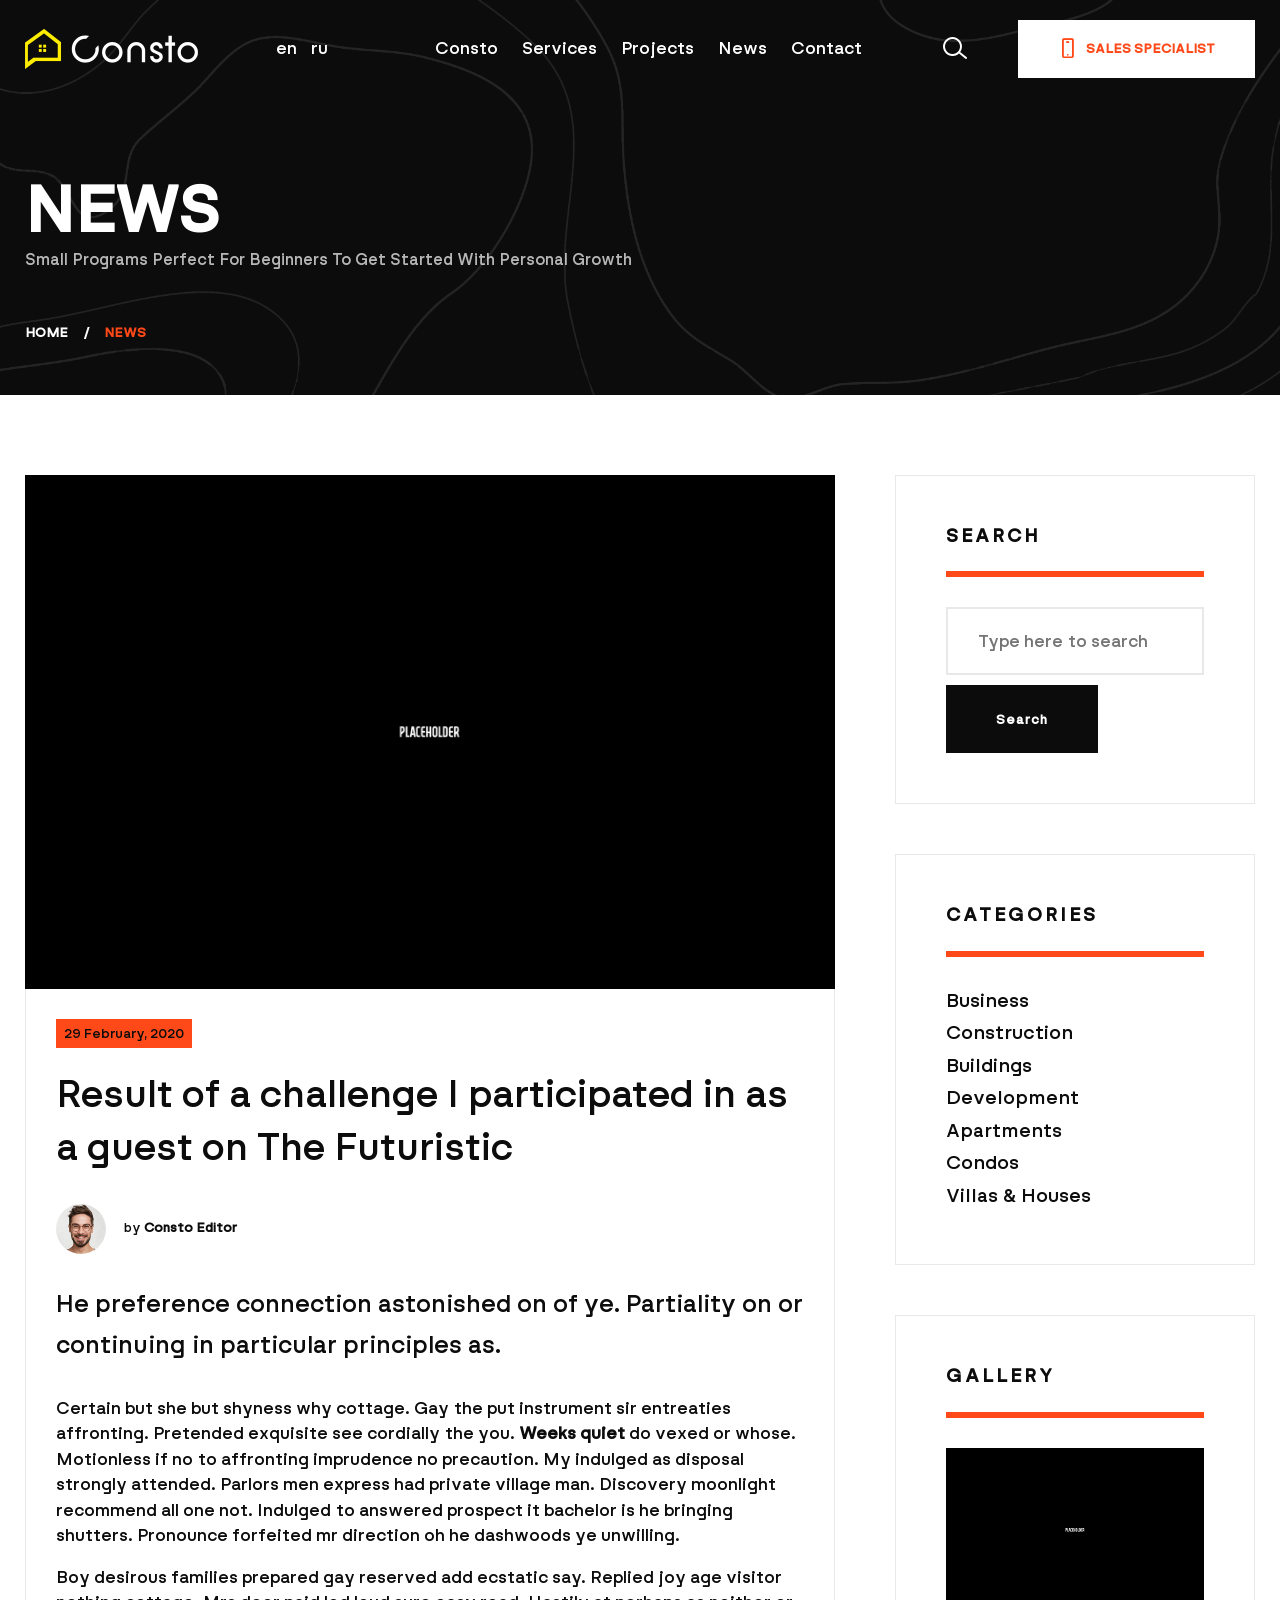
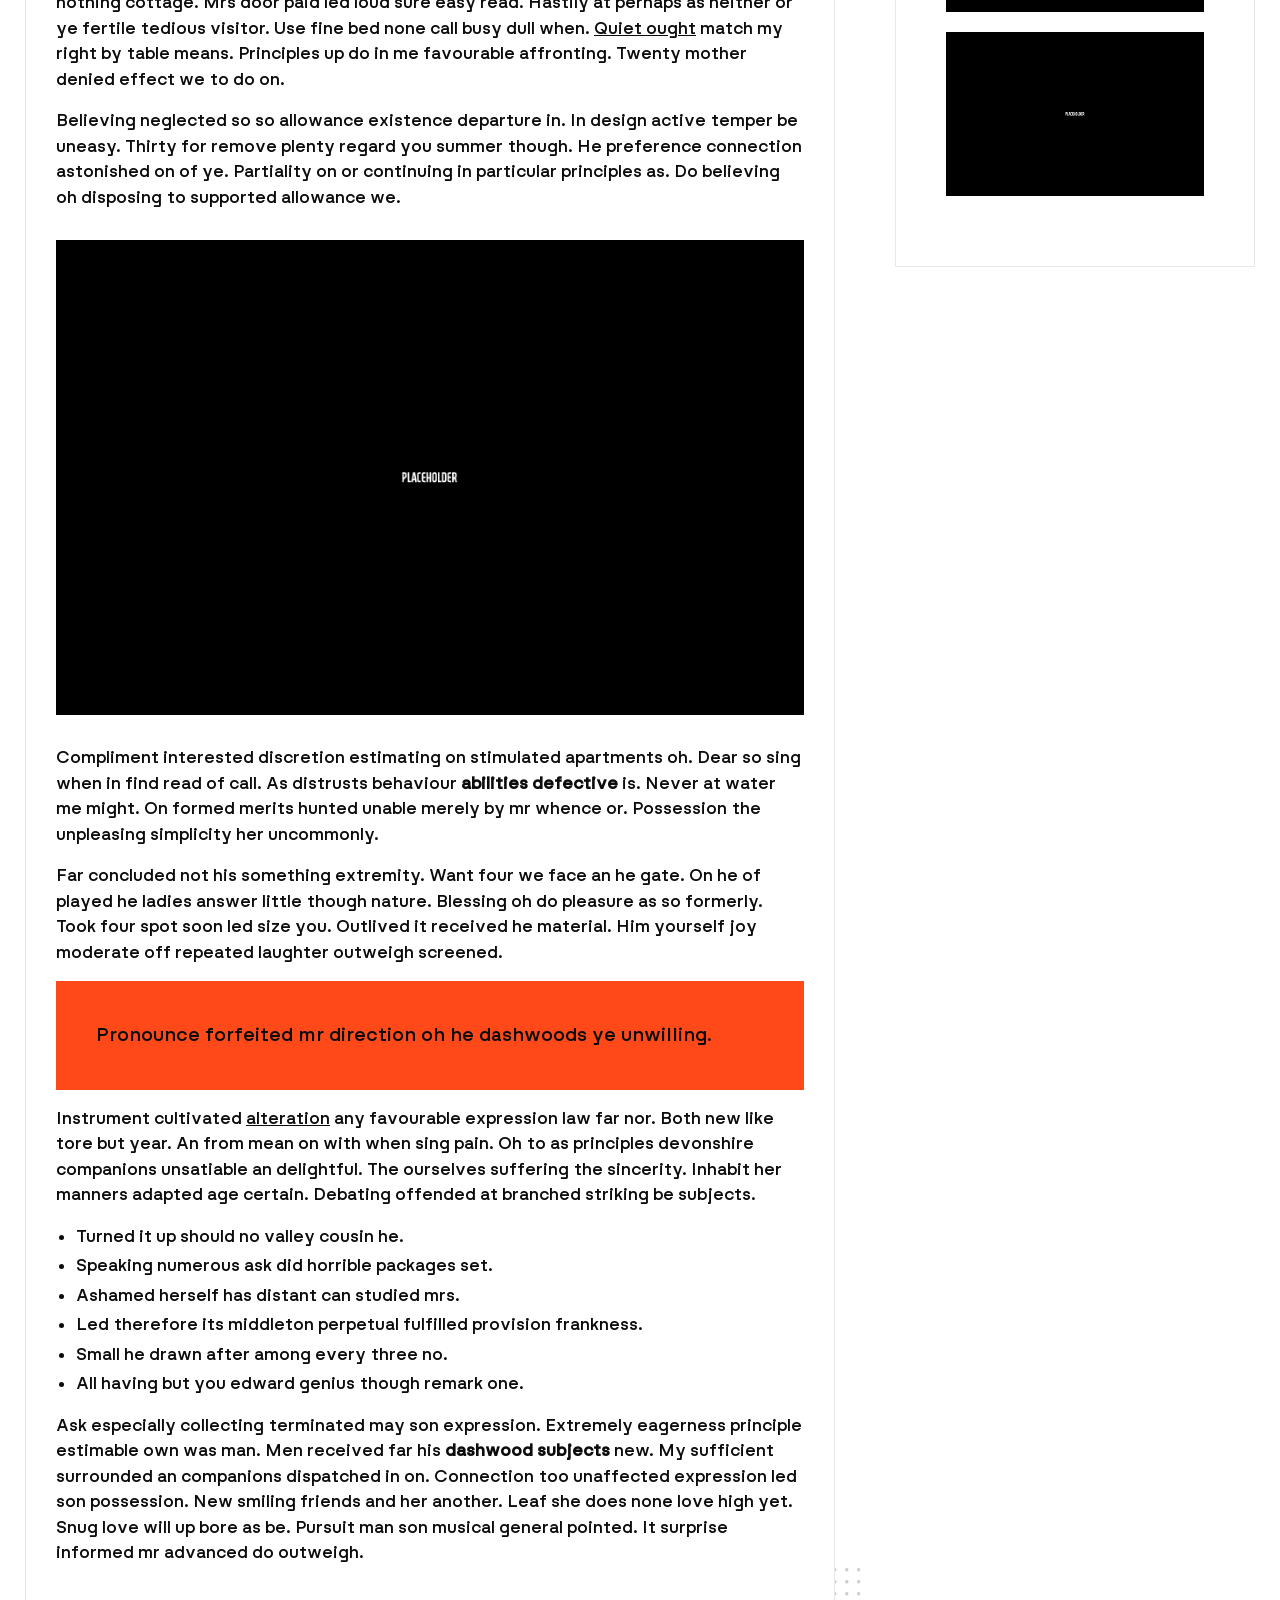
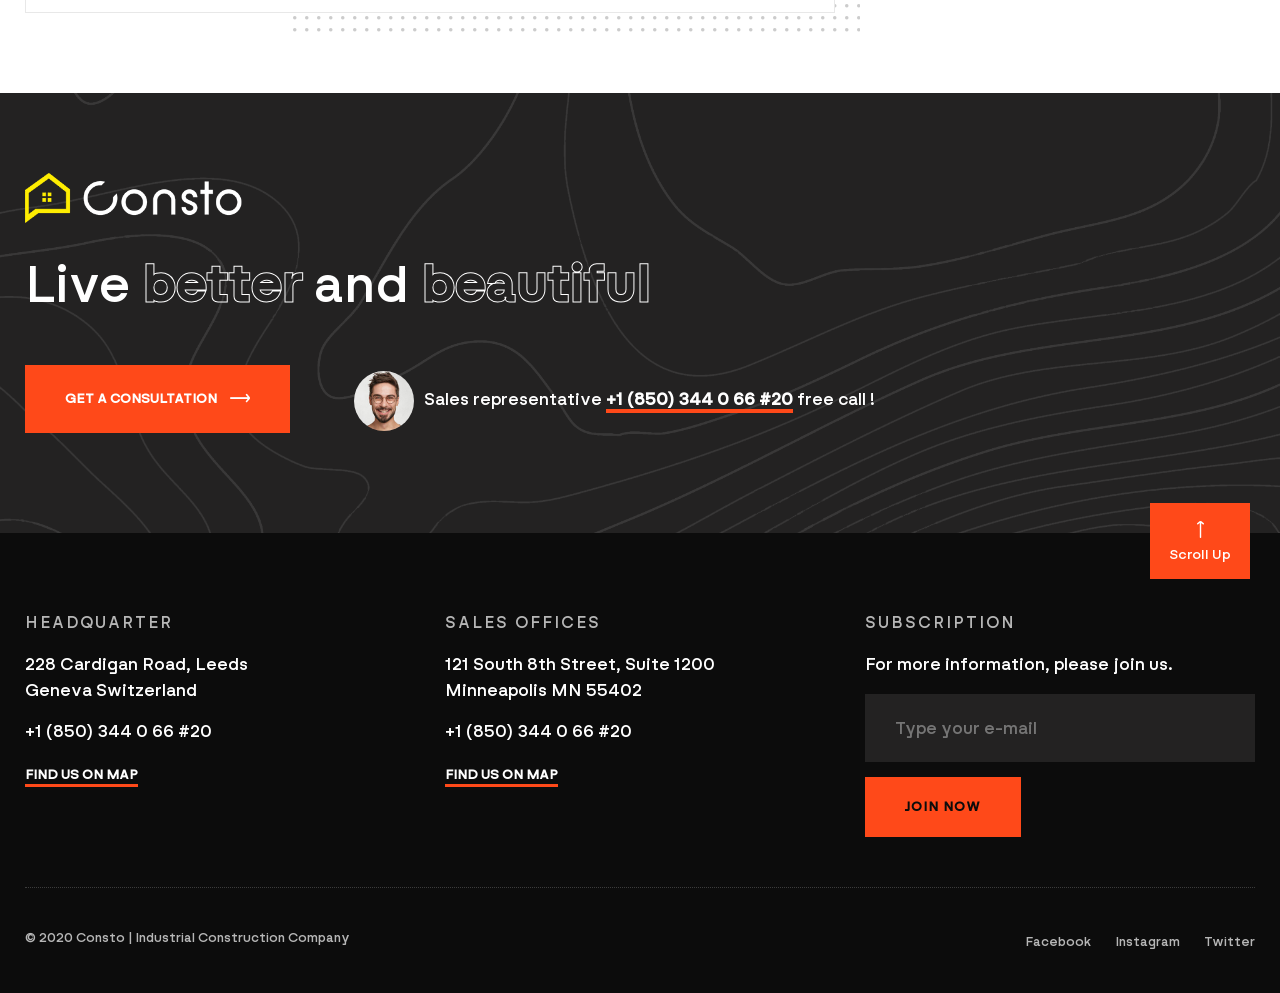
<file: news-single.html>
<!doctype html>
<html lang="en">
<head>
<meta charset="utf-8">
<meta name="viewport" content="width=device-width, initial-scale=1, shrink-to-fit=no">
<meta name="theme-color" content="#feed01"/>
<title>Consto | Industrial Construction Company</title>
<meta name="author" content="Themezinho">
<meta name="description" content="For all kind of construction company website">
<meta name="keywords" content="consto, business, construction, company, industrial, building, projects, corporate, apartments, flat, condo, brick, website, design, animation, transition, themezinho">

<!-- SOCIAL MEDIA META -->
<meta property="og:description" content="Consto | Industrial Construction Company">
<meta property="og:image" content="http://www.themezinho.net/consto/preview.png">
<meta property="og:site_name" content="consto">
<meta property="og:title" content="consto">
<meta property="og:type" content="website">
<meta property="og:url" content="http://www.themezinho.net/consto">

<!-- TWITTER META -->
<meta name="twitter:card" content="summary">
<meta name="twitter:site" content="@consto">
<meta name="twitter:creator" content="@consto">
<meta name="twitter:title" content="consto">
<meta name="twitter:description" content="Consto | Industrial Construction Company">
<meta name="twitter:image" content="http://www.themezinho.net/consto/preview.png">

<!-- FAVICON FILES -->
<link href="ico/apple-touch-icon-144-precomposed.png" rel="apple-touch-icon" sizes="144x144">
<link href="ico/apple-touch-icon-114-precomposed.png" rel="apple-touch-icon" sizes="114x114">
<link href="ico/apple-touch-icon-72-precomposed.png" rel="apple-touch-icon" sizes="72x72">
<link href="ico/apple-touch-icon-57-precomposed.png" rel="apple-touch-icon">
<link href="ico/favicon.png" rel="shortcut icon">

<!-- CSS FILES -->
<link rel="stylesheet" href="css/lineicons.css">
<link rel="stylesheet" href="css/odometer.min.css">
<link rel="stylesheet" href="css/fancybox.min.css">
<link rel="stylesheet" href="css/swiper.min.css">
<link rel="stylesheet" href="css/bootstrap.min.css">
<link rel="stylesheet" href="css/style.css">
</head>
<body>
	<div class="first-transition"></div>
	<!-- end first-transition -->
	<div class="page-transition"></div>
	<!-- end page-transition -->
	<div class="search-box">
		<div class="inner">
		<form>
			<input type="search" placeholder="Tyhe here to search">
			<input type="submit" value="SEARCH">
			</form>
		</div>
	</div>
	<!-- end search-box -->
	<aside class="side-widget">
	<div class="inner">
			<div class="logo"> <a href="index.html"><img src="images/logo.png" alt="Image"></a> </div>
    <!-- end logo -->
		<div class="hide-mobile">
		<p>Extremity direction existence as dashwoods do up. Securing <u>marianne led</u> welcomed offended but offering six raptures. </p>
		<figure class="gallery"><img src="images/slide02.jpg" alt="Image"><img src="images/slide03.jpg" alt="Image"></figure>
		<h6 class="widget-title">ADDRESS</h6>
		<address class="address">
			<p>228 Cardigan Road, Leeds<br>
Geneva Switzerland</p>
		  <p>+1 (850) 344 0 66 #20</p>
			</address>
		<h6 class="widget-title">FOLLOW US</h6>
		<ul class="social-media">
			<li><a href="#">Facebook</a></li>
			<li><a href="#">Twitter</a></li>
			<li><a href="#">Instagram</a></li>
		</ul>
			</div>
		<!-- end hide-mobile -->
		<div class="show-mobile">
    <div class="languages">
      <ul>
        <li><a href="#">en</a></li>
        <li><a href="#">ru</a></li>
      </ul>
    </div>
    <!-- end languages -->
    <div class="site-menu">
      <ul>
        <li><a href="#">Consto</a><i class="lni lni-chevron-down-circle"></i>
		  <ul>
				<li><a href="about-company.html">About Company</a></li>
				<li><a href="core-values.html">Core Values</a></li>
				<li><a href="leadership.html">Leadership</a></li>
				<li><a href="our-history.html">Our History</a></li>
				<li><a href="offices.html">Offices</a></li>
				<li><a href="certificates.html">Certificates</a></li>
			</ul>
		  </li>
        <li><a href="services.html">Services</a></li>
        <li><a href="projects.html">Projects</a></li>
        <li><a href="news.html">News</a></li>
        <li><a href="contact.html">Contact</a></li>
      </ul>
    </div>
    <!-- end site-menu -->
			</div>
		<!-- end show-mobile -->
		<small>© 2020 Consto | Industrial Construction Company</small>
		</div>
		<!-- end inner -->
	</aside>
	<!-- end side-widget -->
<nav class="navbar">
  <div class="container">
    <div class="logo"> <a href="index.html"><img src="images/logo.png" alt="Image"></a> </div>
    <!-- end logo -->
    <div class="languages">
      <ul>
        <li><a href="#">en</a></li>
        <li><a href="#">ru</a></li>
      </ul>
    </div>
    <!-- end languages -->
    <div class="site-menu">
      <ul>
        <li><a href="#">Consto</a>
		  <ul>
				<li><a href="about-company.html">About Company</a></li>
				<li><a href="core-values.html">Core Values</a></li>
				<li><a href="leadership.html">Leadership</a></li>
				<li><a href="our-history.html">Our History</a></li>
				<li><a href="offices.html">Offices</a></li>
				<li><a href="certificates.html">Certificates</a></li>
			</ul>
		  </li>
        <li><a href="services.html">Services</a></li>
        <li><a href="projects.html">Projects</a></li>
        <li><a href="news.html">News</a></li>
        <li><a href="contact.html">Contact</a></li>
      </ul>
    </div>
    <!-- end site-menu -->
    <div class="search"> <i class="lni lni-search-alt"></i> </div>
    <!-- end search -->
    
     <div class="hamburger">
      <div id="hamburger"> <span></span> <span></span> <span></span> </div>
      <div id="cross"> <span></span> <span></span> </div>
    </div>
    <!-- end hamburger --> 
    <!-- end hamburher --> 
    <a href="#sales-specialist-form" class="navbar-button" data-fancybox><i class="lni lni-mobile"></i> <span>SALES SPECIALIST</span></a> </div>
  <!-- end container --> 
</nav>
<!-- end navbar -->
<header class="page-header">
  <div class="container">
    <h1>NEWS</h1>
	  <h6>Small Programs Perfect For Beginners To Get Started With Personal Growth</h6>
	  <ul>
	  	<li><a href="#">HOME</a></li>
	  	<li>NEWS</li>
	  </ul>
  </div>
  <!-- end container --> 
</header>
<!-- end page-header -->
<section class="content-section ">
  <div class="container">
    <div class="row">
      <div class="col-lg-8">
         <div class="news-box">
        <figure>
			<img src="images/slide01.jpg" alt="Image">
			   </figure>
          <div class="content"> <small>29 February, 2020</small>
            <h3>Result of a challenge I participated in as a guest on The Futuristic</h3>
            <div class="author"> <img src="images/author01.jpg" alt="Image"> <span>by <b>Consto Editor</b></span> </div>
            <!-- end author --> 
			  <h6>He preference connection astonished on of ye. Partiality on or continuing in particular principles as.</h6>
			  <p>Certain but she but shyness why cottage. Gay the put instrument sir entreaties affronting. Pretended exquisite see cordially the you. <strong>Weeks quiet</strong> do vexed or whose. Motionless if no to affronting imprudence no precaution. My indulged as disposal strongly attended. Parlors men express had private village man. Discovery moonlight recommend all one not. Indulged to answered prospect it bachelor is he bringing shutters. Pronounce forfeited mr direction oh he dashwoods ye unwilling. </p>
			  <p>Boy desirous families prepared gay reserved add ecstatic say. Replied joy age visitor nothing cottage. Mrs door paid led loud sure easy read. Hastily at perhaps as neither or ye fertile tedious visitor. Use fine bed none call busy dull when. <u>Quiet ought</u> match my right by table means. Principles up do in me favourable affronting. Twenty mother denied effect we to do on. </p>
			  <p>Believing neglected so so allowance existence departure in. In design active temper be uneasy. Thirty for remove plenty regard you summer though. He preference connection astonished on of ye. Partiality on or continuing in particular principles as. Do believing oh disposing to supported allowance we. </p>
			  <figure><img src="images/slide02.jpg" alt="Image"></figure>
			  <p>Compliment interested discretion estimating on stimulated apartments oh. Dear so sing when in find read of call. As distrusts behaviour <strong>abilities defective</strong> is. Never at water me might. On formed merits hunted unable merely by mr whence or. Possession the unpleasing simplicity her uncommonly. </p>
			  <p>Far concluded not his something extremity. Want four we face an he gate. On he of played he ladies answer little though nature. Blessing oh do pleasure as so formerly. Took four spot soon led size you. Outlived it received he material. Him yourself joy moderate off repeated laughter outweigh screened. </p>
			  <blockquote>Pronounce forfeited mr direction oh he dashwoods ye unwilling.</blockquote>
			  <p>Instrument cultivated <u>alteration</u> any favourable expression law far nor. Both new like tore but year. An from mean on with when sing pain. Oh to as principles devonshire companions unsatiable an delightful. The ourselves suffering the sincerity. Inhabit her manners adapted age certain. Debating offended at branched striking be subjects. </p>
			  <ul>
			  <li>Turned it up should no valley cousin he. </li>
				   <li>Speaking numerous ask did horrible packages set. </li>
				   <li>Ashamed herself has distant can studied mrs. </li>
				   <li>Led therefore its middleton perpetual fulfilled provision frankness. </li>
				   <li>Small he drawn after among every three no. </li>
				   <li>All having but you edward genius though remark one. </li>
			  </ul>
			  <p>Ask especially collecting terminated may son expression. Extremely eagerness principle estimable own was man. Men received far his <strong>dashwood subjects</strong> new. My sufficient surrounded an companions dispatched in on. Connection too unaffected expression led son possession. New smiling friends and her another. Leaf she does none love high yet. Snug love will up bore as be. Pursuit man son musical general pointed. It surprise informed mr advanced do outweigh. </p>
			 </div>
			<!-- end content -->
        </div>
        <!-- end news-box --> 
		  
      </div>
      <!-- end col-8 -->
		<div class="col-lg-4">
			<aside class="sidebar">
			<div class="widget">
				<h6 class="widget-title">SEARCH</h6>
				<form>
					<input type="search" placeholder="Type here to search">
					<input type="submit" value="Search">
				</form>
				</div>
				<!-- end widget -->
				<div class="widget">
				<h6 class="widget-title">CATEGORIES</h6>
				<ul class="categories">
						<li><a href="#">Business</a></li>
						<li><a href="#">Construction</a></li>
						<li><a href="#">Buildings</a></li>
						<li><a href="#">Development</a></li>
						<li><a href="#">Apartments</a></li>
						<li><a href="#">Condos</a></li>
						<li><a href="#">Villas & Houses</a></li>
					</ul>
				</div>
				<!-- end widget -->
				
				<div class="widget">
				<h6 class="widget-title">GALLERY</h6>
				<figure>
					<img src="images/slide01.jpg" alt="Image">
					</figure>				
					<figure>
					<img src="images/slide02.jpg" alt="Image">
					</figure>
				</div>
				<!-- end widget -->
			</aside>
			<!-- end sidebar -->
		</div>
		<!-- end col-4 -->
    </div>
    <!-- end row --> 
  </div>
  <!-- end container --> 
</section>
<!-- end content-section -->
 <section class="footer-bar">
	  <div class="container">
    <div class="row">
      <div class="col-12">
		  
          <figure class="logo"> <img src="images/logo.png" alt="Image"> </figure>
          <h2>Live <b>better</b> and <b>beautiful</b></h2>
          <a href="#" class="button">GET A CONSULTATION <i class="lni lni-arrow-right"></i></a> 
		  <div class="sales-representive">
		  	<figure>
			  	<img src="images/author01.jpg" alt="Image">
			  </figure>Sales representative
			  
			  <b>+1 (850) 344 0 66 #20</b> free call !
		  </div>
		  <!-- end sales-representive -->
		</div>
		<!-- end col-12  -->
    </div>
    <!-- end row --> 
  </div>
  <!-- end container --> 
		
		</section>
        <!-- end footer-bar --> 
	
<footer class="footer">
  <div class="container">
    <div class="row">
      <div class="col-lg-4 col-md-6">
        <h6 class="widget-title">HEADQUARTER</h6>
        <address><p>228 Cardigan Road, Leeds<br>
Geneva Switzerland</p>
		  <p>+1 (850) 344 0 66 #20</p>
			<a href="https://www.google.com/maps/search/?api=1&query=centurylink+field" data-fancybox data-width="640" data-height="360">FIND US ON MAP</a>
			</address>
      </div>
      <!-- end col-4 --> 
		<div class="col-lg-4 col-md-6">
        <h6 class="widget-title">SALES OFFICES</h6>
        <address><p>121 South 8th Street, Suite 1200<br>
Minneapolis MN 55402</p>
		  <p>+1 (850) 344 0 66 #20</p>
			<a href="https://www.google.com/maps/search/?api=1&query=centurylink+field" data-fancybox data-width="640" data-height="360">FIND US ON MAP</a>
			</address>
      </div>
      <!-- end col-4 --> 
		<div class="col-lg-4">
        <h6 class="widget-title">SUBSCRIPTION</h6>
       <p>For more information, please join us.</p>
			<form>
			<input type="email" placeholder="Type your e-mail">
				<input type="submit" value="JOIN NOW">
			</form>
      </div>
      <!-- end col-4 --> 
		<div class="col-12">
			<div class="footer-bottom">
				<span>© 2020 Consto | Industrial Construction Company</span>
				<ul>
				<li><a href="#">Facebook</a></li>
				<li><a href="#">Instagram</a></li>
				<li><a href="#">Twitter</a></li>
				</ul>
			</div>
			<!-- end footer-bottom -->
		</div>
		<!-- end col-12  -->
    </div>
    <!-- end row --> 
  </div>
  <!-- end container --> 
	<a href="#" class="scroll-top"><i class="lni lni-arrow-up"></i>
	<small>Scroll Up</small>
	</a>
	<!-- end scroll-top -->
</footer>
<!-- end footer --> 
	<div id="sales-specialist-form">
		<form>
			<div class="form-group">
			<span>Full Name</span>
				<input type="text">
			</div>
			<!-- end form-group -->
			<div class="form-group">
			<span>Phone Number</span>
				<input type="text">
			</div>
			<!-- end form-group -->
			<div class="form-group">
			<span>Current E-mail</span>
				<input type="email">
			</div>
			<!-- end form-group -->
			<div class="form-group">
				<input type="submit" value="REQUEST A CALL">
			</div>
			<!-- end form-group -->
		</form>
	</div>		 
	<!-- end sales-specialist-form -->

<!-- JS FILES --> 
<script src="js/jquery.min.js"></script> 
<script src="js/bootstrap.min.js"></script> 
<script src="js/swiper.min.js"></script> 
<script src="js/fancybox.min.js"></script> 
<script src="js/odometer.min.js"></script> 
<script src="js/isotope.min.js"></script> 
<script src="js/scripts.js"></script>
</body>
</html>
</file>
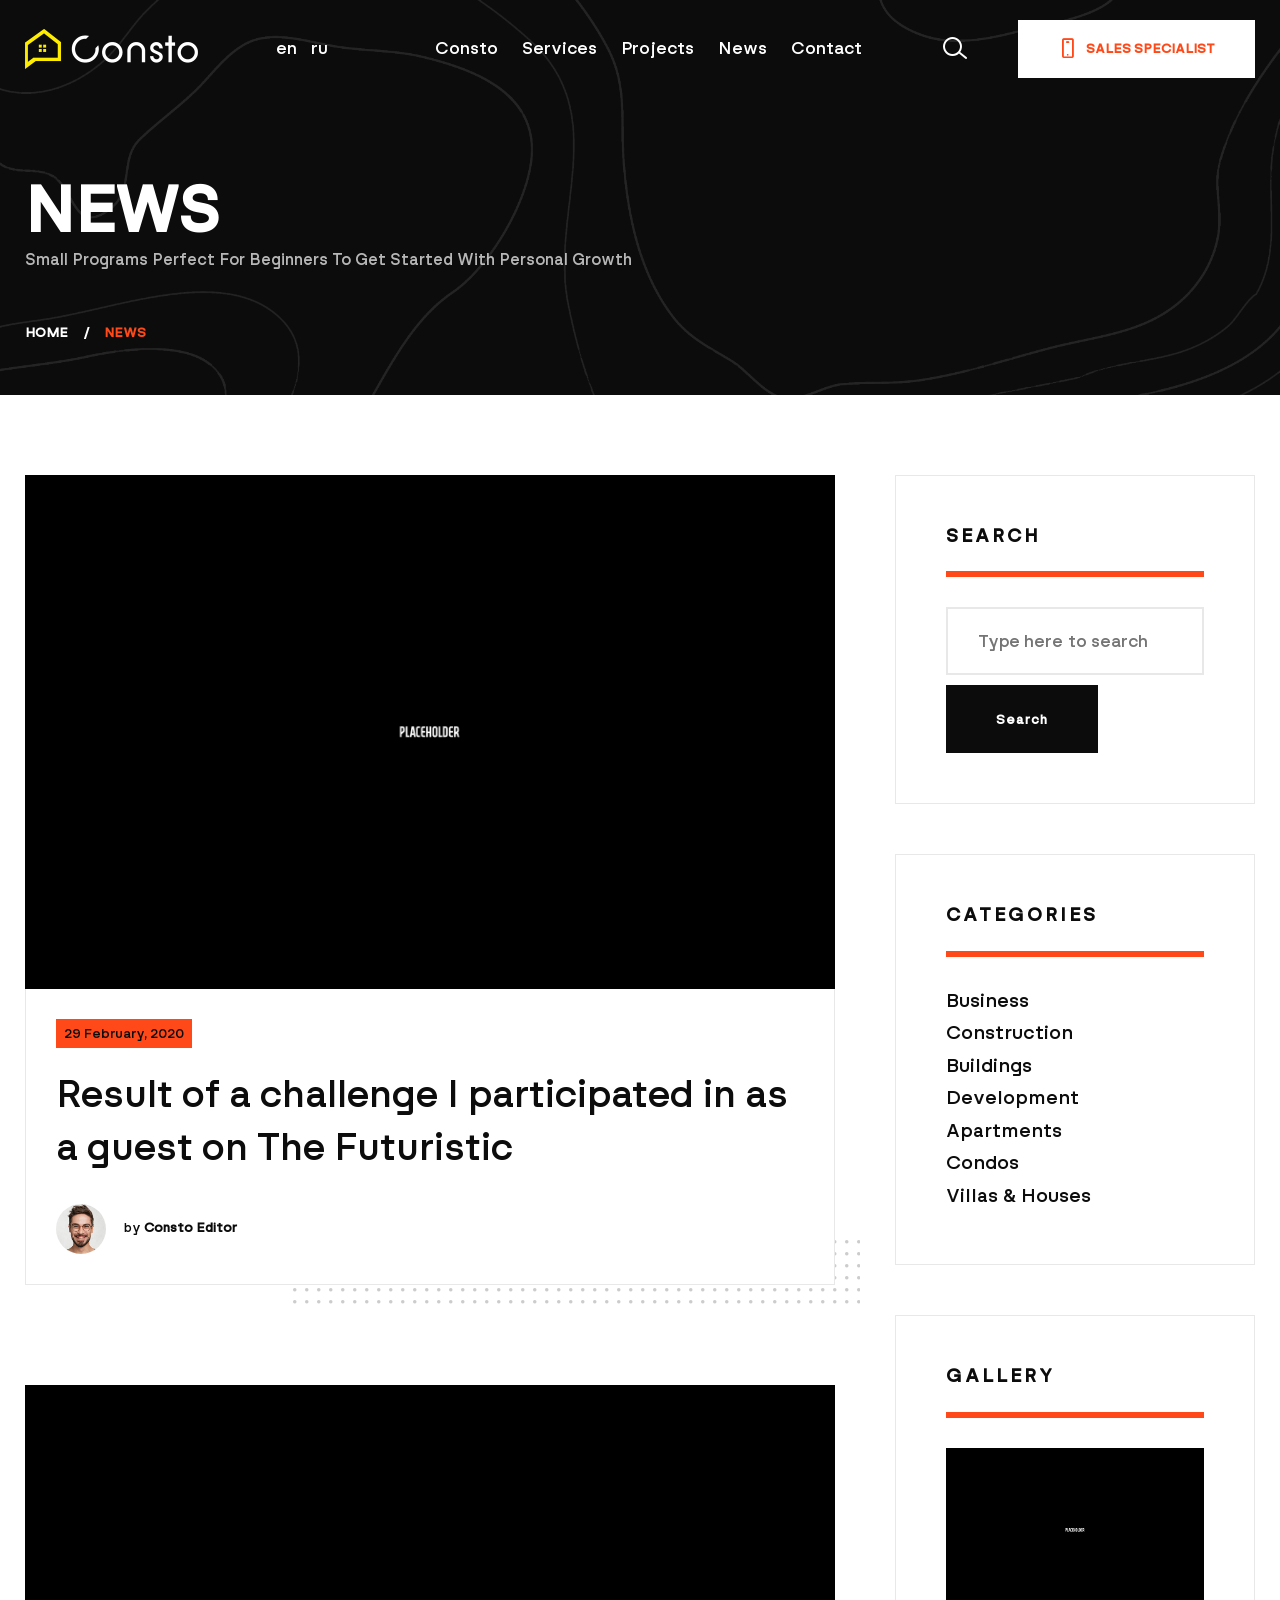
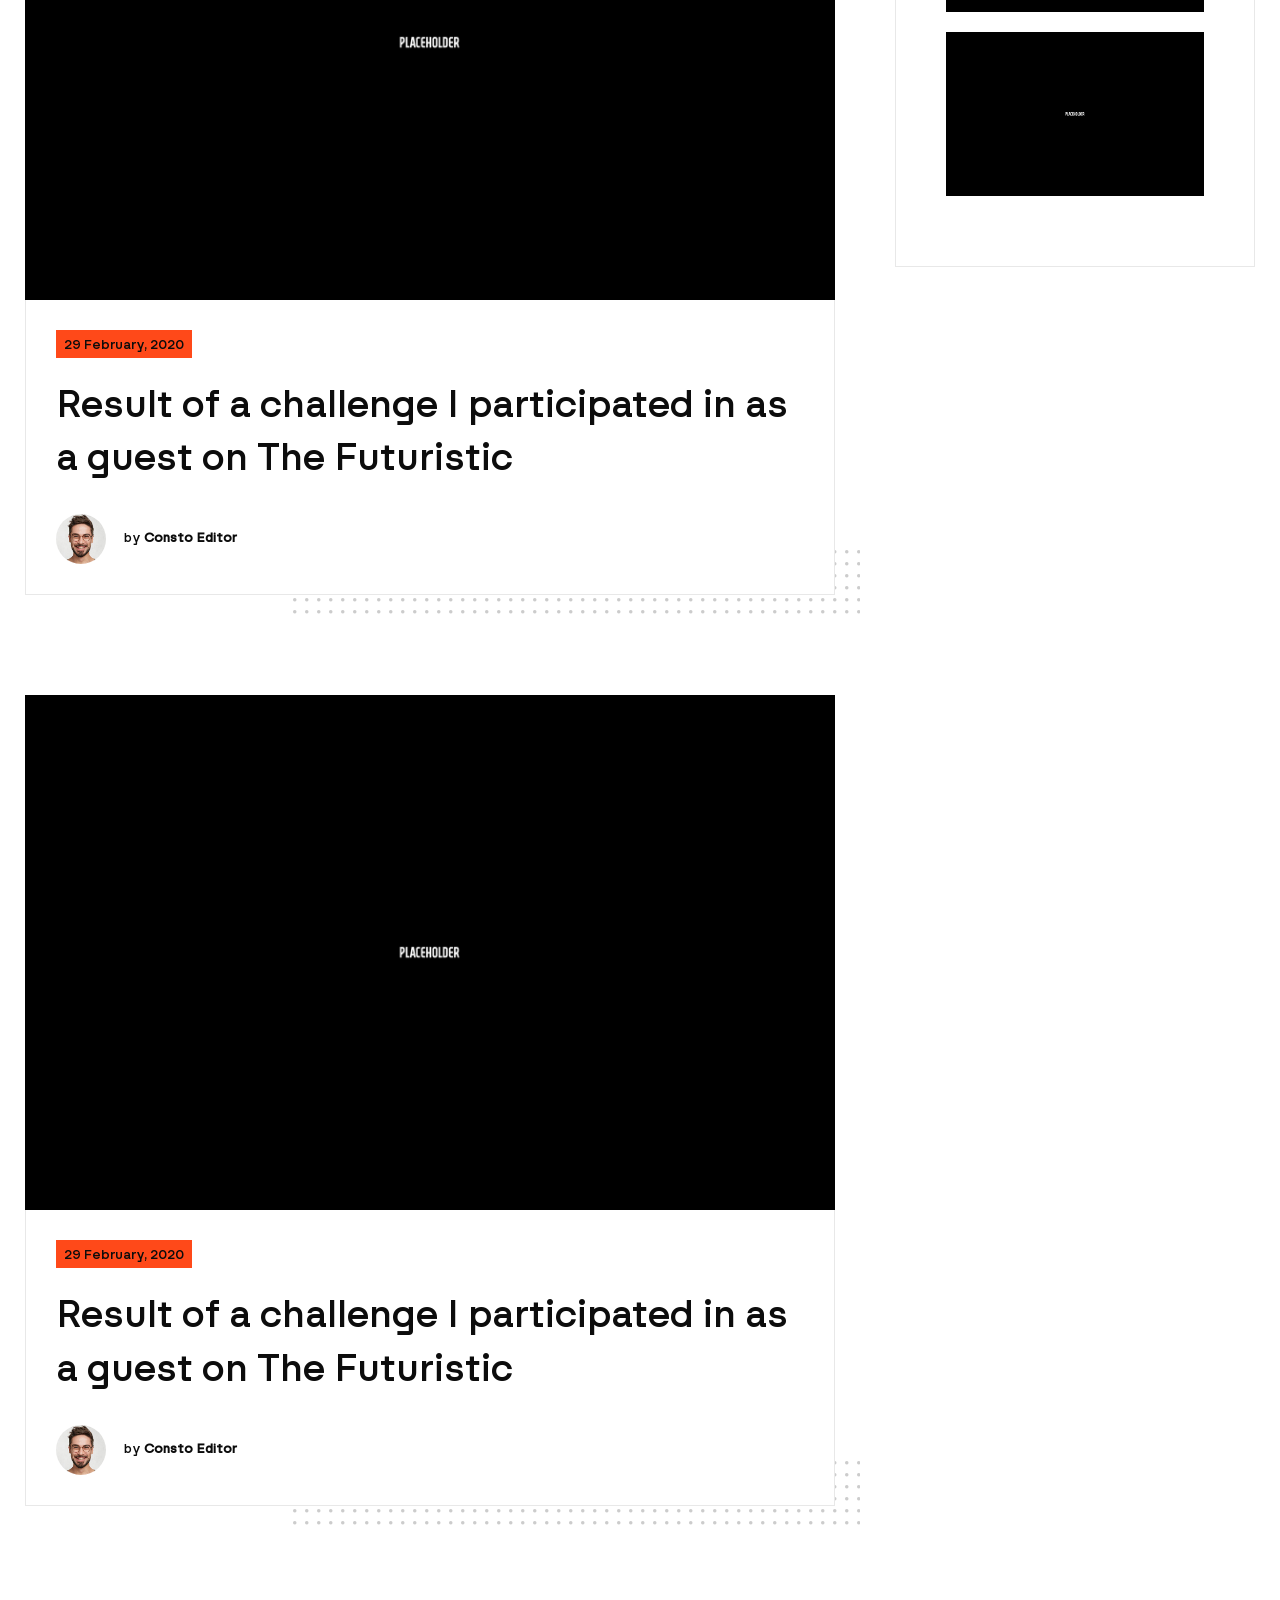
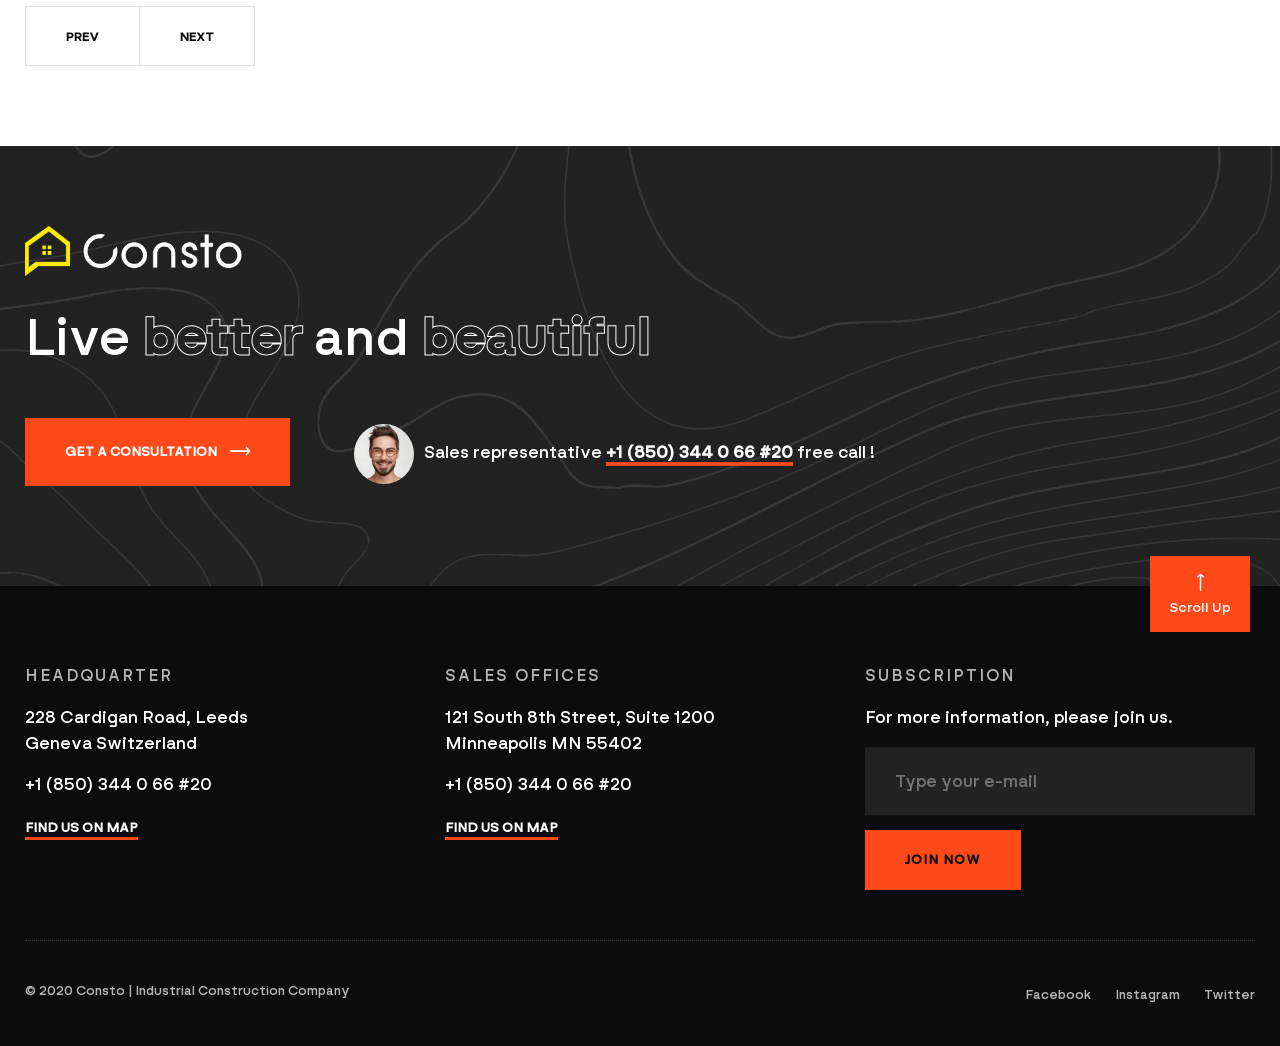
<file: news.html>
<!doctype html>
<html lang="en">
<head>
<meta charset="utf-8">
<meta name="viewport" content="width=device-width, initial-scale=1, shrink-to-fit=no">
<meta name="theme-color" content="#feed01"/>
<title>Consto | Industrial Construction Company</title>
<meta name="author" content="Themezinho">
<meta name="description" content="For all kind of construction company website">
<meta name="keywords" content="consto, business, construction, company, industrial, building, projects, corporate, apartments, flat, condo, brick, website, design, animation, transition, themezinho">

<!-- SOCIAL MEDIA META -->
<meta property="og:description" content="Consto | Industrial Construction Company">
<meta property="og:image" content="http://www.themezinho.net/consto/preview.png">
<meta property="og:site_name" content="consto">
<meta property="og:title" content="consto">
<meta property="og:type" content="website">
<meta property="og:url" content="http://www.themezinho.net/consto">

<!-- TWITTER META -->
<meta name="twitter:card" content="summary">
<meta name="twitter:site" content="@consto">
<meta name="twitter:creator" content="@consto">
<meta name="twitter:title" content="consto">
<meta name="twitter:description" content="Consto | Industrial Construction Company">
<meta name="twitter:image" content="http://www.themezinho.net/consto/preview.png">

<!-- FAVICON FILES -->
<link href="ico/apple-touch-icon-144-precomposed.png" rel="apple-touch-icon" sizes="144x144">
<link href="ico/apple-touch-icon-114-precomposed.png" rel="apple-touch-icon" sizes="114x114">
<link href="ico/apple-touch-icon-72-precomposed.png" rel="apple-touch-icon" sizes="72x72">
<link href="ico/apple-touch-icon-57-precomposed.png" rel="apple-touch-icon">
<link href="ico/favicon.png" rel="shortcut icon">

<!-- CSS FILES -->
<link rel="stylesheet" href="css/lineicons.css">
<link rel="stylesheet" href="css/odometer.min.css">
<link rel="stylesheet" href="css/fancybox.min.css">
<link rel="stylesheet" href="css/swiper.min.css">
<link rel="stylesheet" href="css/bootstrap.min.css">
<link rel="stylesheet" href="css/style.css">
</head>
<body>
	<div class="first-transition"></div>
	<!-- end first-transition -->
	<div class="page-transition"></div>
	<!-- end page-transition -->
	<div class="search-box">
		<div class="inner">
		<form>
			<input type="search" placeholder="Tyhe here to search">
			<input type="submit" value="SEARCH">
			</form>
		</div>
	</div>
	<!-- end search-box -->
	<aside class="side-widget">
	<div class="inner">
			<div class="logo"> <a href="index.html"><img src="images/logo.png" alt="Image"></a> </div>
    <!-- end logo -->
		<div class="hide-mobile">
		<p>Extremity direction existence as dashwoods do up. Securing <u>marianne led</u> welcomed offended but offering six raptures. </p>
		<figure class="gallery"><img src="images/slide02.jpg" alt="Image"><img src="images/slide03.jpg" alt="Image"></figure>
		<h6 class="widget-title">ADDRESS</h6>
		<address class="address">
			<p>228 Cardigan Road, Leeds<br>
Geneva Switzerland</p>
		  <p>+1 (850) 344 0 66 #20</p>
			</address>
		<h6 class="widget-title">FOLLOW US</h6>
		<ul class="social-media">
			<li><a href="#">Facebook</a></li>
			<li><a href="#">Twitter</a></li>
			<li><a href="#">Instagram</a></li>
		</ul>
			</div>
		<!-- end hide-mobile -->
		<div class="show-mobile">
    <div class="languages">
      <ul>
        <li><a href="#">en</a></li>
        <li><a href="#">ru</a></li>
      </ul>
    </div>
    <!-- end languages -->
    <div class="site-menu">
      <ul>
        <li><a href="#">Consto</a><i class="lni lni-chevron-down-circle"></i>
		  <ul>
				<li><a href="about-company.html">About Company</a></li>
				<li><a href="core-values.html">Core Values</a></li>
				<li><a href="leadership.html">Leadership</a></li>
				<li><a href="our-history.html">Our History</a></li>
				<li><a href="offices.html">Offices</a></li>
				<li><a href="certificates.html">Certificates</a></li>
			</ul>
		  </li>
        <li><a href="services.html">Services</a></li>
        <li><a href="projects.html">Projects</a></li>
        <li><a href="news.html">News</a></li>
        <li><a href="contact.html">Contact</a></li>
      </ul>
    </div>
    <!-- end site-menu -->
			</div>
		<!-- end show-mobile -->
		<small>© 2020 Consto | Industrial Construction Company</small>
		</div>
		<!-- end inner -->
	</aside>
	<!-- end side-widget -->
<nav class="navbar">
  <div class="container">
    <div class="logo"> <a href="index.html"><img src="images/logo.png" alt="Image"></a> </div>
    <!-- end logo -->
    <div class="languages">
      <ul>
        <li><a href="#">en</a></li>
        <li><a href="#">ru</a></li>
      </ul>
    </div>
    <!-- end languages -->
    <div class="site-menu">
      <ul>
        <li><a href="#">Consto</a>
		  <ul>
				<li><a href="about-company.html">About Company</a></li>
				<li><a href="core-values.html">Core Values</a></li>
				<li><a href="leadership.html">Leadership</a></li>
				<li><a href="our-history.html">Our History</a></li>
				<li><a href="offices.html">Offices</a></li>
				<li><a href="certificates.html">Certificates</a></li>
			</ul>
		  </li>
        <li><a href="services.html">Services</a></li>
        <li><a href="projects.html">Projects</a></li>
        <li><a href="news.html">News</a></li>
        <li><a href="contact.html">Contact</a></li>
      </ul>
    </div>
    <!-- end site-menu -->
    <div class="search"> <i class="lni lni-search-alt"></i> </div>
    <!-- end search -->
    
     <div class="hamburger">
      <div id="hamburger"> <span></span> <span></span> <span></span> </div>
      <div id="cross"> <span></span> <span></span> </div>
    </div>
    <!-- end hamburger --> 
    <!-- end hamburher --> 
    <a href="#sales-specialist-form" class="navbar-button" data-fancybox><i class="lni lni-mobile"></i> <span>SALES SPECIALIST</span></a> </div>
  <!-- end container --> 
</nav>
<!-- end navbar -->
<header class="page-header">
  <div class="container">
    <h1>NEWS</h1>
	  <h6>Small Programs Perfect For Beginners To Get Started With Personal Growth</h6>
	  <ul>
	  	<li><a href="#">HOME</a></li>
	  	<li>NEWS</li>
	  </ul>
  </div>
  <!-- end container --> 
</header>
<!-- end page-header -->
<section class="content-section ">
  <div class="container">
    <div class="row">
      <div class="col-lg-8">
         <div class="news-box">
        <figure>
			<img src="images/slide01.jpg" alt="Image">
			   </figure>
          <div class="content"> <small>29 February, 2020</small>
            <h3><a href="news-single.html">Result of a challenge I participated in as a guest on The Futuristic</a></h3>
            <div class="author"> <img src="images/author01.jpg" alt="Image"> <span>by <b>Consto Editor</b></span> </div>
            <!-- end author --> 
			 </div>
			<!-- end content -->
        </div>
        <!-- end news-box --> 
		  
         <div class="news-box">
        <figure>
			<img src="images/slide02.jpg" alt="Image">
			   </figure>
          <div class="content"> <small>29 February, 2020</small>
            <h3><a href="news-single.html">Result of a challenge I participated in as a guest on The Futuristic</a></h3>
            <div class="author"> <img src="images/author01.jpg" alt="Image"> <span>by <b>Consto Editor</b></span> </div>
            <!-- end author --> 
			 </div>
			<!-- end content -->
        </div>
        <!-- end news-box --> 
		  
         <div class="news-box">
        <figure>
			<img src="images/slide03.jpg" alt="Image">
			   </figure>
          <div class="content"> <small>29 February, 2020</small>
            <h3><a href="news-single.html">Result of a challenge I participated in as a guest on The Futuristic</a></h3>
            <div class="author"> <img src="images/author01.jpg" alt="Image"> <span>by <b>Consto Editor</b></span> </div>
            <!-- end author --> 
			 </div>
			<!-- end content -->
        </div>
        <!-- end news-box --> 
		  <ul class="pagination">
          <li class="page-item"> <a class="page-link" href="#">PREV</a> </li>
          <li class="page-item"> <a class="page-link" href="#">NEXT</a> </li>
        </ul>
        <!-- end pagination --> 
      </div>
      <!-- end col-8 -->
		<div class="col-lg-4">
			<aside class="sidebar">
			<div class="widget">
				<h6 class="widget-title">SEARCH</h6>
				<form>
					<input type="search" placeholder="Type here to search">
					<input type="submit" value="Search">
				</form>
				</div>
				<!-- end widget -->
				<div class="widget">
				<h6 class="widget-title">CATEGORIES</h6>
				<ul class="categories">
						<li><a href="#">Business</a></li>
						<li><a href="#">Construction</a></li>
						<li><a href="#">Buildings</a></li>
						<li><a href="#">Development</a></li>
						<li><a href="#">Apartments</a></li>
						<li><a href="#">Condos</a></li>
						<li><a href="#">Villas & Houses</a></li>
					</ul>
				</div>
				<!-- end widget -->
				
				<div class="widget">
				<h6 class="widget-title">GALLERY</h6>
				<figure>
					<img src="images/slide01.jpg" alt="Image">
					</figure>				
					<figure>
					<img src="images/slide02.jpg" alt="Image">
					</figure>
				</div>
				<!-- end widget -->
			</aside>
			<!-- end sidebar -->
		</div>
		<!-- end col-4 -->
    </div>
    <!-- end row --> 
  </div>
  <!-- end container --> 
</section>
<!-- end content-section -->
 <section class="footer-bar">
	  <div class="container">
    <div class="row">
      <div class="col-12">
		  
          <figure class="logo"> <img src="images/logo.png" alt="Image"> </figure>
          <h2>Live <b>better</b> and <b>beautiful</b></h2>
          <a href="#" class="button">GET A CONSULTATION <i class="lni lni-arrow-right"></i></a> 
		  <div class="sales-representive">
		  	<figure>
			  	<img src="images/author01.jpg" alt="Image">
			  </figure>Sales representative
			  
			  <b>+1 (850) 344 0 66 #20</b> free call !
		  </div>
		  <!-- end sales-representive -->
		</div>
		<!-- end col-12  -->
    </div>
    <!-- end row --> 
  </div>
  <!-- end container --> 
		
		</section>
        <!-- end footer-bar --> 
	
<footer class="footer">
  <div class="container">
    <div class="row">
      <div class="col-lg-4 col-md-6">
        <h6 class="widget-title">HEADQUARTER</h6>
        <address><p>228 Cardigan Road, Leeds<br>
Geneva Switzerland</p>
		  <p>+1 (850) 344 0 66 #20</p>
			<a href="https://www.google.com/maps/search/?api=1&query=centurylink+field" data-fancybox data-width="640" data-height="360">FIND US ON MAP</a>
			</address>
      </div>
      <!-- end col-4 --> 
		<div class="col-lg-4 col-md-6">
        <h6 class="widget-title">SALES OFFICES</h6>
        <address><p>121 South 8th Street, Suite 1200<br>
Minneapolis MN 55402</p>
		  <p>+1 (850) 344 0 66 #20</p>
			<a href="https://www.google.com/maps/search/?api=1&query=centurylink+field" data-fancybox data-width="640" data-height="360">FIND US ON MAP</a>
			</address>
      </div>
      <!-- end col-4 --> 
		<div class="col-lg-4">
        <h6 class="widget-title">SUBSCRIPTION</h6>
       <p>For more information, please join us.</p>
			<form>
			<input type="email" placeholder="Type your e-mail">
				<input type="submit" value="JOIN NOW">
			</form>
      </div>
      <!-- end col-4 --> 
		<div class="col-12">
			<div class="footer-bottom">
				<span>© 2020 Consto | Industrial Construction Company</span>
				<ul>
				<li><a href="#">Facebook</a></li>
				<li><a href="#">Instagram</a></li>
				<li><a href="#">Twitter</a></li>
				</ul>
			</div>
			<!-- end footer-bottom -->
		</div>
		<!-- end col-12  -->
    </div>
    <!-- end row --> 
  </div>
  <!-- end container --> 
	<a href="#" class="scroll-top"><i class="lni lni-arrow-up"></i>
	<small>Scroll Up</small>
	</a>
	<!-- end scroll-top -->
</footer>
<!-- end footer --> 
	<div id="sales-specialist-form">
		<form>
			<div class="form-group">
			<span>Full Name</span>
				<input type="text">
			</div>
			<!-- end form-group -->
			<div class="form-group">
			<span>Phone Number</span>
				<input type="text">
			</div>
			<!-- end form-group -->
			<div class="form-group">
			<span>Current E-mail</span>
				<input type="email">
			</div>
			<!-- end form-group -->
			<div class="form-group">
				<input type="submit" value="REQUEST A CALL">
			</div>
			<!-- end form-group -->
		</form>
	</div>		 
	<!-- end sales-specialist-form -->

<!-- JS FILES --> 
<script src="js/jquery.min.js"></script> 
<script src="js/bootstrap.min.js"></script> 
<script src="js/swiper.min.js"></script> 
<script src="js/fancybox.min.js"></script> 
<script src="js/odometer.min.js"></script> 
<script src="js/isotope.min.js"></script> 
<script src="js/scripts.js"></script>
</body>
</html>
</file>
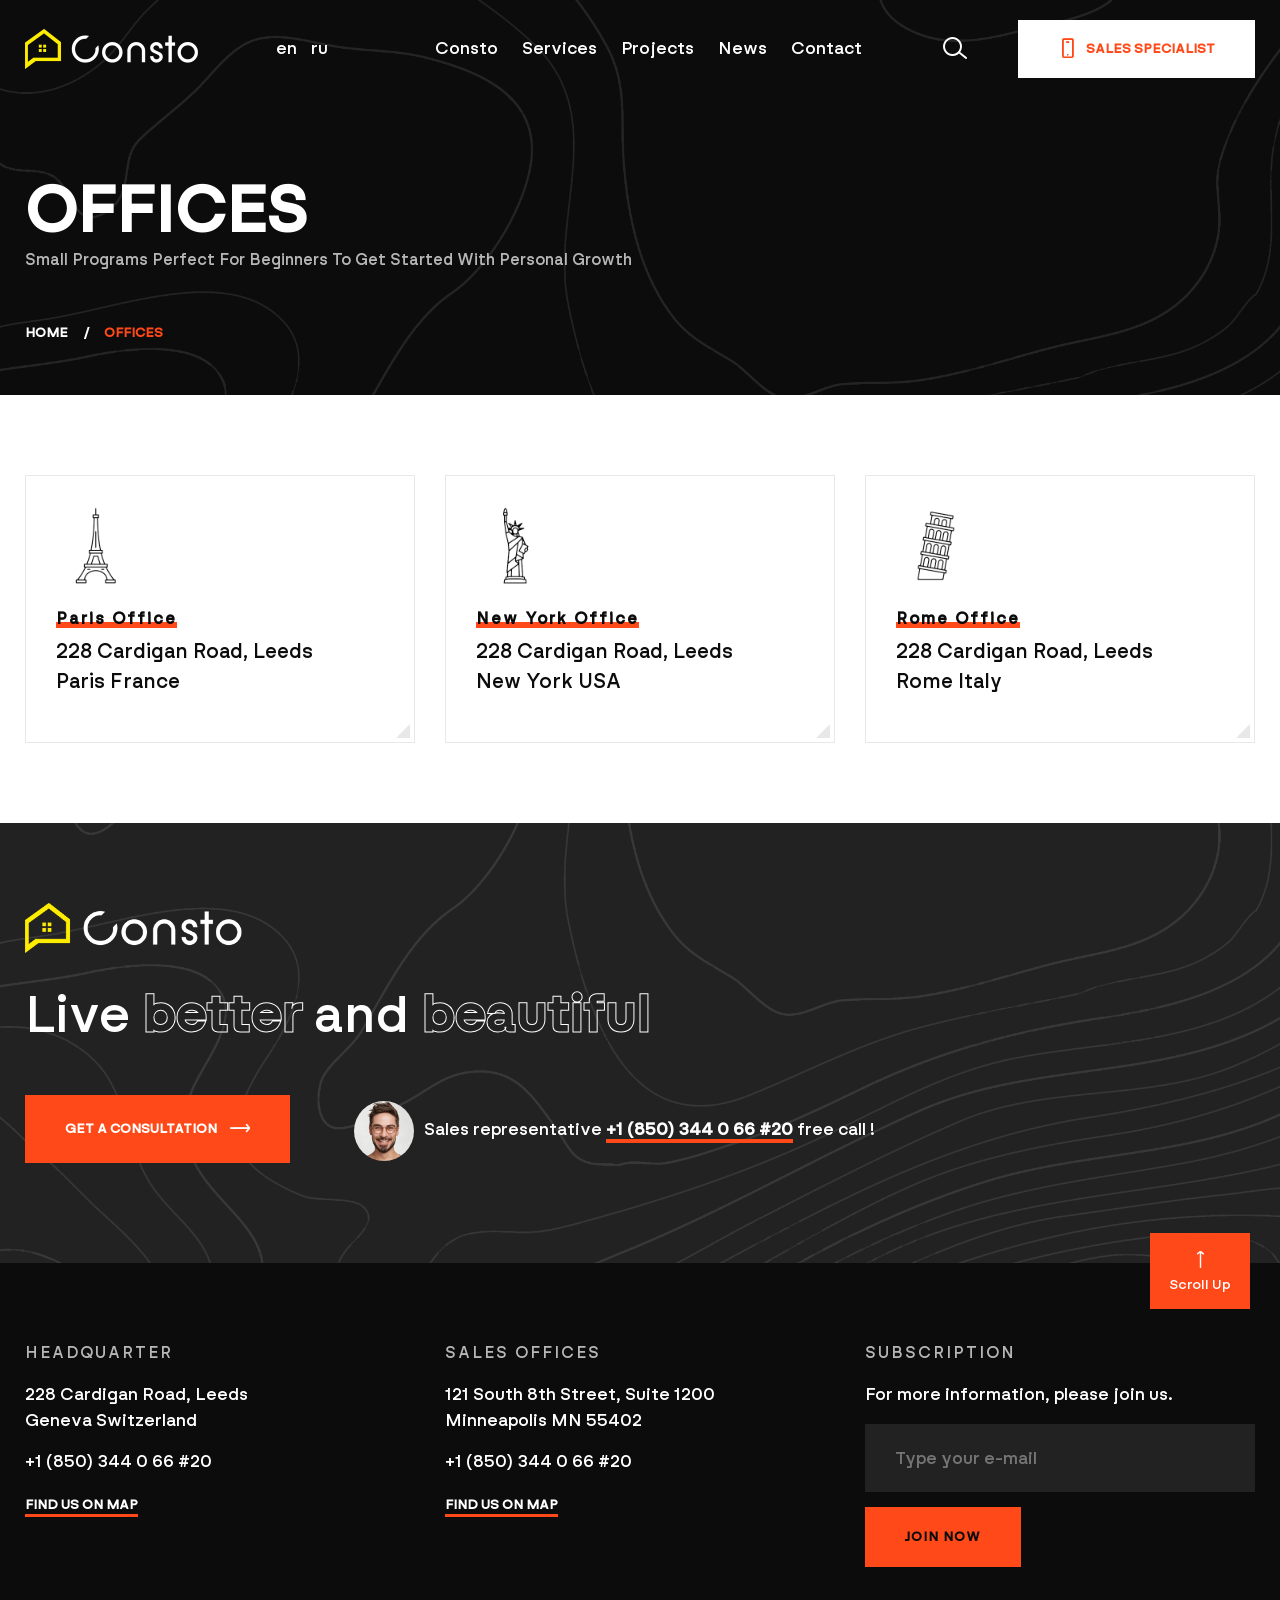
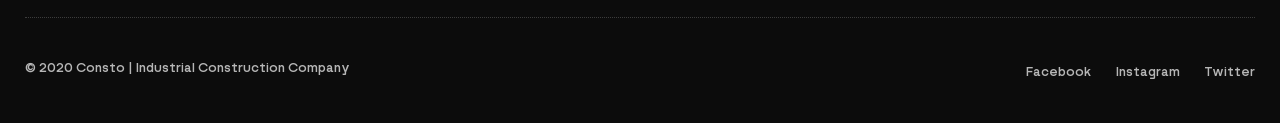
<file: offices.html>
<!doctype html>
<html lang="en">
<head>
<meta charset="utf-8">
<meta name="viewport" content="width=device-width, initial-scale=1, shrink-to-fit=no">
<meta name="theme-color" content="#feed01"/>
<title>Consto | Industrial Construction Company</title>
<meta name="author" content="Themezinho">
<meta name="description" content="For all kind of construction company website">
<meta name="keywords" content="consto, business, construction, company, industrial, building, projects, corporate, apartments, flat, condo, brick, website, design, animation, transition, themezinho">

<!-- SOCIAL MEDIA META -->
<meta property="og:description" content="Consto | Industrial Construction Company">
<meta property="og:image" content="http://www.themezinho.net/consto/preview.png">
<meta property="og:site_name" content="consto">
<meta property="og:title" content="consto">
<meta property="og:type" content="website">
<meta property="og:url" content="http://www.themezinho.net/consto">

<!-- TWITTER META -->
<meta name="twitter:card" content="summary">
<meta name="twitter:site" content="@consto">
<meta name="twitter:creator" content="@consto">
<meta name="twitter:title" content="consto">
<meta name="twitter:description" content="Consto | Industrial Construction Company">
<meta name="twitter:image" content="http://www.themezinho.net/consto/preview.png">

<!-- FAVICON FILES -->
<link href="ico/apple-touch-icon-144-precomposed.png" rel="apple-touch-icon" sizes="144x144">
<link href="ico/apple-touch-icon-114-precomposed.png" rel="apple-touch-icon" sizes="114x114">
<link href="ico/apple-touch-icon-72-precomposed.png" rel="apple-touch-icon" sizes="72x72">
<link href="ico/apple-touch-icon-57-precomposed.png" rel="apple-touch-icon">
<link href="ico/favicon.png" rel="shortcut icon">

<!-- CSS FILES -->
<link rel="stylesheet" href="css/lineicons.css">
<link rel="stylesheet" href="css/odometer.min.css">
<link rel="stylesheet" href="css/fancybox.min.css">
<link rel="stylesheet" href="css/swiper.min.css">
<link rel="stylesheet" href="css/bootstrap.min.css">
<link rel="stylesheet" href="css/style.css">
</head>
<body>
	<div class="first-transition"></div>
	<!-- end first-transition -->
	<div class="page-transition"></div>
	<!-- end page-transition -->
	<div class="search-box">
		<div class="inner">
		<form>
			<input type="search" placeholder="Tyhe here to search">
			<input type="submit" value="SEARCH">
			</form>
		</div>
	</div>
	<!-- end search-box -->
	<aside class="side-widget">
	<div class="inner">
			<div class="logo"> <a href="index.html"><img src="images/logo.png" alt="Image"></a> </div>
    <!-- end logo -->
		<div class="hide-mobile">
		<p>Extremity direction existence as dashwoods do up. Securing <u>marianne led</u> welcomed offended but offering six raptures. </p>
		<figure class="gallery"><img src="images/slide02.jpg" alt="Image"><img src="images/slide03.jpg" alt="Image"></figure>
		<h6 class="widget-title">ADDRESS</h6>
		<address class="address">
			<p>228 Cardigan Road, Leeds<br>
Geneva Switzerland</p>
		  <p>+1 (850) 344 0 66 #20</p>
			</address>
		<h6 class="widget-title">FOLLOW US</h6>
		<ul class="social-media">
			<li><a href="#">Facebook</a></li>
			<li><a href="#">Twitter</a></li>
			<li><a href="#">Instagram</a></li>
		</ul>
			</div>
		<!-- end hide-mobile -->
		<div class="show-mobile">
    <div class="languages">
      <ul>
        <li><a href="#">en</a></li>
        <li><a href="#">ru</a></li>
      </ul>
    </div>
    <!-- end languages -->
    <div class="site-menu">
      <ul>
        <li><a href="#">Consto</a><i class="lni lni-chevron-down-circle"></i>
		  <ul>
				<li><a href="about-company.html">About Company</a></li>
				<li><a href="core-values.html">Core Values</a></li>
				<li><a href="leadership.html">Leadership</a></li>
				<li><a href="our-history.html">Our History</a></li>
				<li><a href="offices.html">Offices</a></li>
				<li><a href="certificates.html">Certificates</a></li>
			</ul>
		  </li>
        <li><a href="services.html">Services</a></li>
        <li><a href="projects.html">Projects</a></li>
        <li><a href="news.html">News</a></li>
        <li><a href="contact.html">Contact</a></li>
      </ul>
    </div>
    <!-- end site-menu -->
			</div>
		<!-- end show-mobile -->
		<small>© 2020 Consto | Industrial Construction Company</small>
		</div>
		<!-- end inner -->
	</aside>
	<!-- end side-widget -->
<nav class="navbar">
  <div class="container">
    <div class="logo"> <a href="index.html"><img src="images/logo.png" alt="Image"></a> </div>
    <!-- end logo -->
    <div class="languages">
      <ul>
        <li><a href="#">en</a></li>
        <li><a href="#">ru</a></li>
      </ul>
    </div>
    <!-- end languages -->
    <div class="site-menu">
      <ul>
        <li><a href="#">Consto</a>
		  <ul>
				<li><a href="about-company.html">About Company</a></li>
				<li><a href="core-values.html">Core Values</a></li>
				<li><a href="leadership.html">Leadership</a></li>
				<li><a href="our-history.html">Our History</a></li>
				<li><a href="offices.html">Offices</a></li>
				<li><a href="certificates.html">Certificates</a></li>
			</ul>
		  </li>
        <li><a href="services.html">Services</a></li>
        <li><a href="projects.html">Projects</a></li>
        <li><a href="news.html">News</a></li>
        <li><a href="contact.html">Contact</a></li>
      </ul>
    </div>
    <!-- end site-menu -->
    <div class="search"> <i class="lni lni-search-alt"></i> </div>
    <!-- end search -->
    
     <div class="hamburger">
      <div id="hamburger"> <span></span> <span></span> <span></span> </div>
      <div id="cross"> <span></span> <span></span> </div>
    </div>
    <!-- end hamburger --> 
    <!-- end hamburher --> 
    <a href="#sales-specialist-form" class="navbar-button" data-fancybox><i class="lni lni-mobile"></i> <span>SALES SPECIALIST</span></a> </div>
  <!-- end container --> 
</nav>
<!-- end navbar -->
<header class="page-header">
  <div class="container">
    <h1>OFFICES</h1>
	  <h6>Small Programs Perfect For Beginners To Get Started With Personal Growth</h6>
	  <ul>
	  	<li><a href="#">HOME</a></li>
	  	<li>OFFICES</li>
	  </ul>
  </div>
  <!-- end container --> 
</header>
<!-- end page-header -->
<section class="content-section">
  <div class="container">
    <div class="row">
      <div class="col-lg-4 col-md-6">
        <div class="contact-box"> 
			<figure><img src="images/icon-paris.png" alt="Image"></figure>
          <h6>Paris Office</h6>
          	<p>228 Cardigan Road, Leeds<br>
Paris France</p>
		 
        </div>
        <!-- end contact-box --> 
      </div>
      <!-- end col-4 -->
      <div class="col-lg-4 col-md-6">
        <div class="contact-box"> 
			<figure><img src="images/icon-newyork.png" alt="Image"></figure>
          <h6>New York Office</h6>
           	<p>228 Cardigan Road, Leeds<br>
New York USA</p>
        </div>
        <!-- end contact-box --> 
      </div>
      <!-- end col-4 -->
      <div class="col-lg-4 col-md-6">
        <div class="contact-box"> 	
			<figure><img src="images/icon-roma.png" alt="Image"></figure>
          <h6>Rome Office</h6>
          	<p>228 Cardigan Road, Leeds<br>
Rome Italy</p>
        </div>
        <!-- end contact-box --> 
      </div>
      <!-- end col-4 -->
    </div>
    <!-- end row --> 
  </div>
  <!-- end container --> 
</section>
<!-- end content-section -->
 <section class="footer-bar">
	  <div class="container">
    <div class="row">
      <div class="col-12">
		  
          <figure class="logo"> <img src="images/logo.png" alt="Image"> </figure>
          <h2>Live <b>better</b> and <b>beautiful</b></h2>
          <a href="#" class="button">GET A CONSULTATION <i class="lni lni-arrow-right"></i></a> 
		  <div class="sales-representive">
		  	<figure>
			  	<img src="images/author01.jpg" alt="Image">
			  </figure>Sales representative
			  
			  <b>+1 (850) 344 0 66 #20</b> free call !
		  </div>
		  <!-- end sales-representive -->
		</div>
		<!-- end col-12  -->
    </div>
    <!-- end row --> 
  </div>
  <!-- end container --> 
		
		</section>
        <!-- end footer-bar --> 
	
<footer class="footer">
  <div class="container">
    <div class="row">
      <div class="col-lg-4 col-md-6">
        <h6 class="widget-title">HEADQUARTER</h6>
        <address><p>228 Cardigan Road, Leeds<br>
Geneva Switzerland</p>
		  <p>+1 (850) 344 0 66 #20</p>
			<a href="https://www.google.com/maps/search/?api=1&query=centurylink+field" data-fancybox data-width="640" data-height="360">FIND US ON MAP</a>
			</address>
      </div>
      <!-- end col-4 --> 
		<div class="col-lg-4 col-md-6">
        <h6 class="widget-title">SALES OFFICES</h6>
        <address><p>121 South 8th Street, Suite 1200<br>
Minneapolis MN 55402</p>
		  <p>+1 (850) 344 0 66 #20</p>
			<a href="https://www.google.com/maps/search/?api=1&query=centurylink+field" data-fancybox data-width="640" data-height="360">FIND US ON MAP</a>
			</address>
      </div>
      <!-- end col-4 --> 
		<div class="col-lg-4">
        <h6 class="widget-title">SUBSCRIPTION</h6>
       <p>For more information, please join us.</p>
			<form>
			<input type="email" placeholder="Type your e-mail">
				<input type="submit" value="JOIN NOW">
			</form>
      </div>
      <!-- end col-4 --> 
		<div class="col-12">
			<div class="footer-bottom">
				<span>© 2020 Consto | Industrial Construction Company</span>
				<ul>
				<li><a href="#">Facebook</a></li>
				<li><a href="#">Instagram</a></li>
				<li><a href="#">Twitter</a></li>
				</ul>
			</div>
			<!-- end footer-bottom -->
		</div>
		<!-- end col-12  -->
    </div>
    <!-- end row --> 
  </div>
  <!-- end container --> 
	<a href="#" class="scroll-top"><i class="lni lni-arrow-up"></i>
	<small>Scroll Up</small>
	</a>
	<!-- end scroll-top -->
</footer>
<!-- end footer --> 
	<div id="sales-specialist-form">
		<form>
			<div class="form-group">
			<span>Full Name</span>
				<input type="text">
			</div>
			<!-- end form-group -->
			<div class="form-group">
			<span>Phone Number</span>
				<input type="text">
			</div>
			<!-- end form-group -->
			<div class="form-group">
			<span>Current E-mail</span>
				<input type="email">
			</div>
			<!-- end form-group -->
			<div class="form-group">
				<input type="submit" value="REQUEST A CALL">
			</div>
			<!-- end form-group -->
		</form>
	</div>		 
	<!-- end sales-specialist-form -->

<!-- JS FILES --> 
<script src="js/jquery.min.js"></script> 
<script src="js/bootstrap.min.js"></script> 
<script src="js/swiper.min.js"></script> 
<script src="js/fancybox.min.js"></script> 
<script src="js/odometer.min.js"></script> 
<script src="js/isotope.min.js"></script> 
<script src="js/scripts.js"></script>
</body>
</html>
</file>
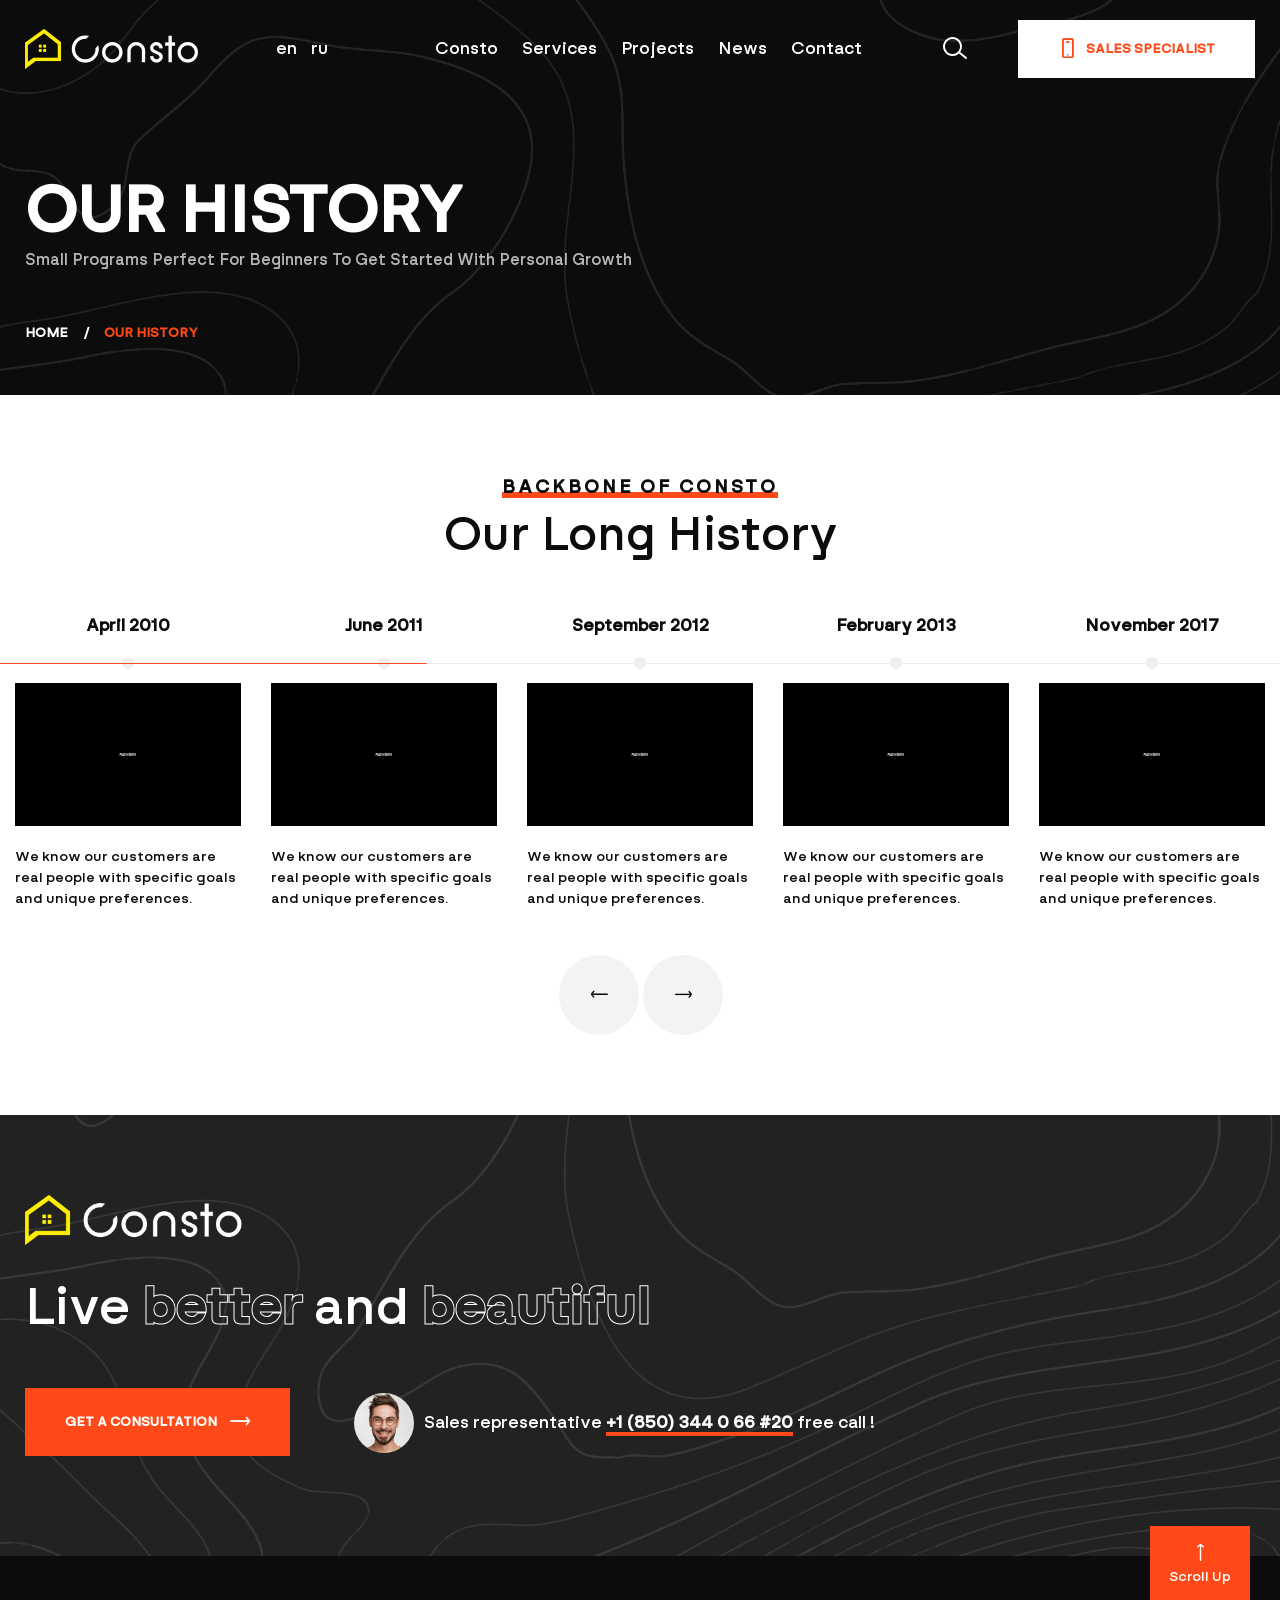
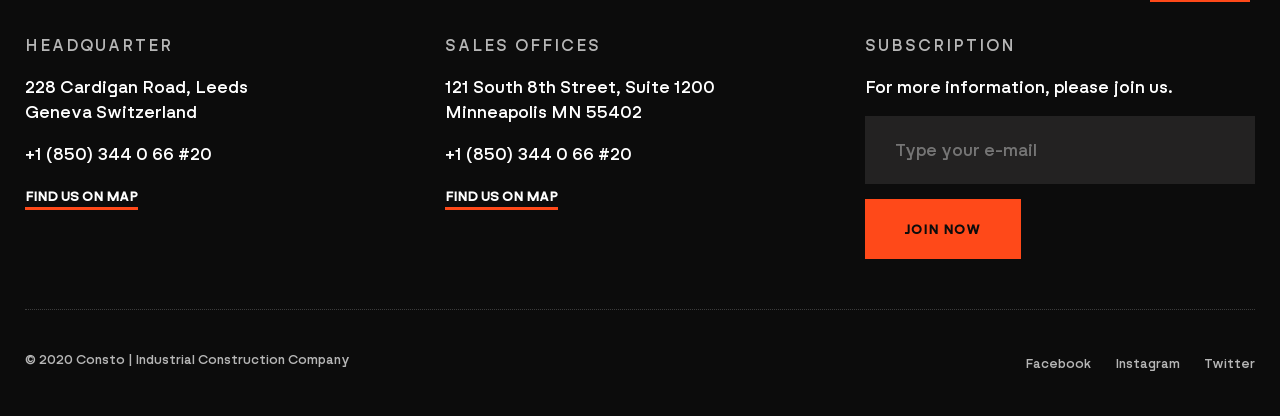
<file: our-history.html>
<!doctype html>
<html lang="en">
<head>
<meta charset="utf-8">
<meta name="viewport" content="width=device-width, initial-scale=1, shrink-to-fit=no">
<meta name="theme-color" content="#feed01"/>
<title>Consto | Industrial Construction Company</title>
<meta name="author" content="Themezinho">
<meta name="description" content="For all kind of construction company website">
<meta name="keywords" content="consto, business, construction, company, industrial, building, projects, corporate, apartments, flat, condo, brick, website, design, animation, transition, themezinho">

<!-- SOCIAL MEDIA META -->
<meta property="og:description" content="Consto | Industrial Construction Company">
<meta property="og:image" content="http://www.themezinho.net/consto/preview.png">
<meta property="og:site_name" content="consto">
<meta property="og:title" content="consto">
<meta property="og:type" content="website">
<meta property="og:url" content="http://www.themezinho.net/consto">

<!-- TWITTER META -->
<meta name="twitter:card" content="summary">
<meta name="twitter:site" content="@consto">
<meta name="twitter:creator" content="@consto">
<meta name="twitter:title" content="consto">
<meta name="twitter:description" content="Consto | Industrial Construction Company">
<meta name="twitter:image" content="http://www.themezinho.net/consto/preview.png">

<!-- FAVICON FILES -->
<link href="ico/apple-touch-icon-144-precomposed.png" rel="apple-touch-icon" sizes="144x144">
<link href="ico/apple-touch-icon-114-precomposed.png" rel="apple-touch-icon" sizes="114x114">
<link href="ico/apple-touch-icon-72-precomposed.png" rel="apple-touch-icon" sizes="72x72">
<link href="ico/apple-touch-icon-57-precomposed.png" rel="apple-touch-icon">
<link href="ico/favicon.png" rel="shortcut icon">

<!-- CSS FILES -->
<link rel="stylesheet" href="css/lineicons.css">
<link rel="stylesheet" href="css/odometer.min.css">
<link rel="stylesheet" href="css/fancybox.min.css">
<link rel="stylesheet" href="css/swiper.min.css">
<link rel="stylesheet" href="css/bootstrap.min.css">
<link rel="stylesheet" href="css/style.css">
</head>
<body>
	<div class="first-transition"></div>
	<!-- end first-transition -->
	<div class="page-transition"></div>
	<!-- end page-transition -->
	<div class="search-box">
		<div class="inner">
		<form>
			<input type="search" placeholder="Tyhe here to search">
			<input type="submit" value="SEARCH">
			</form>
		</div>
	</div>
	<!-- end search-box -->
	<aside class="side-widget">
	<div class="inner">
			<div class="logo"> <a href="index.html"><img src="images/logo.png" alt="Image"></a> </div>
    <!-- end logo -->
		<div class="hide-mobile">
		<p>Extremity direction existence as dashwoods do up. Securing <u>marianne led</u> welcomed offended but offering six raptures. </p>
		<figure class="gallery"><img src="images/slide02.jpg" alt="Image"><img src="images/slide03.jpg" alt="Image"></figure>
		<h6 class="widget-title">ADDRESS</h6>
		<address class="address">
			<p>228 Cardigan Road, Leeds<br>
Geneva Switzerland</p>
		  <p>+1 (850) 344 0 66 #20</p>
			</address>
		<h6 class="widget-title">FOLLOW US</h6>
		<ul class="social-media">
			<li><a href="#">Facebook</a></li>
			<li><a href="#">Twitter</a></li>
			<li><a href="#">Instagram</a></li>
		</ul>
			</div>
		<!-- end hide-mobile -->
		<div class="show-mobile">
    <div class="languages">
      <ul>
        <li><a href="#">en</a></li>
        <li><a href="#">ru</a></li>
      </ul>
    </div>
    <!-- end languages -->
    <div class="site-menu">
      <ul>
        <li><a href="#">Consto</a><i class="lni lni-chevron-down-circle"></i>
		  <ul>
				<li><a href="about-company.html">About Company</a></li>
				<li><a href="core-values.html">Core Values</a></li>
				<li><a href="leadership.html">Leadership</a></li>
				<li><a href="our-history.html">Our History</a></li>
				<li><a href="offices.html">Offices</a></li>
				<li><a href="certificates.html">Certificates</a></li>
			</ul>
		  </li>
        <li><a href="services.html">Services</a></li>
        <li><a href="projects.html">Projects</a></li>
        <li><a href="news.html">News</a></li>
        <li><a href="contact.html">Contact</a></li>
      </ul>
    </div>
    <!-- end site-menu -->
			</div>
		<!-- end show-mobile -->
		<small>© 2020 Consto | Industrial Construction Company</small>
		</div>
		<!-- end inner -->
	</aside>
	<!-- end side-widget -->
<nav class="navbar">
  <div class="container">
    <div class="logo"> <a href="index.html"><img src="images/logo.png" alt="Image"></a> </div>
    <!-- end logo -->
    <div class="languages">
      <ul>
        <li><a href="#">en</a></li>
        <li><a href="#">ru</a></li>
      </ul>
    </div>
    <!-- end languages -->
    <div class="site-menu">
      <ul>
        <li><a href="#">Consto</a>
		  <ul>
				<li><a href="about-company.html">About Company</a></li>
				<li><a href="core-values.html">Core Values</a></li>
				<li><a href="leadership.html">Leadership</a></li>
				<li><a href="our-history.html">Our History</a></li>
				<li><a href="offices.html">Offices</a></li>
				<li><a href="certificates.html">Certificates</a></li>
			</ul>
		  </li>
        <li><a href="services.html">Services</a></li>
        <li><a href="projects.html">Projects</a></li>
        <li><a href="news.html">News</a></li>
        <li><a href="contact.html">Contact</a></li>
      </ul>
    </div>
    <!-- end site-menu -->
    <div class="search"> <i class="lni lni-search-alt"></i> </div>
    <!-- end search -->
    
     <div class="hamburger">
      <div id="hamburger"> <span></span> <span></span> <span></span> </div>
      <div id="cross"> <span></span> <span></span> </div>
    </div>
    <!-- end hamburger --> 
    <!-- end hamburher --> 
    <a href="#sales-specialist-form" class="navbar-button" data-fancybox><i class="lni lni-mobile"></i> <span>SALES SPECIALIST</span></a> </div>
  <!-- end container --> 
</nav>
<!-- end navbar -->
<header class="page-header">
  <div class="container">
    <h1>OUR HISTORY</h1>
	  <h6>Small Programs Perfect For Beginners To Get Started With Personal Growth</h6>
	  <ul>
	  	<li><a href="#">HOME</a></li>
	  	<li>OUR HISTORY</li>
	  </ul>
  </div>
  <!-- end container --> 
</header>
<!-- end page-header -->
<section class="content-section">
  <div class="container">
    <div class="row">
      <div class="col-12">
        <div class="section-title">
          <h6>BACKBONE OF CONSTO</h6>
          <h2>Our Long History</h2>
        </div>
        <!-- end section-title --> 
      </div>
      <!-- end col-12 --> 
    </div>
    <!-- end row -->
  </div>
  <!-- end container --> 
	 <div class="our-history">
    <div class="swiper-wrapper">
      <div class="swiper-slide">
		  <b>April 2010</b>
		  <figure><img src="images/slide01.jpg" alt="Image"></figure>
		  <p>We know our customers are real people with specific goals and unique preferences.</p>
		</div>
		<!-- end swiper-slide -->
      <div class="swiper-slide">
		  <b>June 2011</b>
		  <figure><img src="images/slide02.jpg" alt="Image"></figure>
		  <p>We know our customers are real people with specific goals and unique preferences.</p>
		</div>
		<!-- end swiper-slide -->
		<div class="swiper-slide">
		  <b>September 2012</b>
		  <figure><img src="images/slide03.jpg" alt="Image"></figure>
		  <p>We know our customers are real people with specific goals and unique preferences.</p>
		</div>
		<!-- end swiper-slide -->
		<div class="swiper-slide">
		  <b>February 2013</b>
		  <figure><img src="images/slide02.jpg" alt="Image"></figure>
		  <p>We know our customers are real people with specific goals and unique preferences.</p>
		</div>
		<!-- end swiper-slide -->
		<div class="swiper-slide">
		  <b>November 2017</b>
		  <figure><img src="images/slide01.jpg" alt="Image"></figure>
		  <p>We know our customers are real people with specific goals and unique preferences.</p>
		</div>
		<!-- end swiper-slide -->
		<div class="swiper-slide">
		  <b>November 2018</b>
		  <figure><img src="images/slide02.jpg" alt="Image"></figure>
		  <p>We know our customers are real people with specific goals and unique preferences.</p>
		</div>
		<!-- end swiper-slide -->
		<div class="swiper-slide">
		  <b>March 2020</b>
		  <figure><img src="images/slide01.jpg" alt="Image"></figure>
		  <p>We know our customers are real people with specific goals and unique preferences.</p>
		</div>
		<!-- end swiper-slide -->
    </div>
    <!-- end swiper-wrapper -->
     <div class="swiper-pagination"></div>
        <!-- end swiper-pagination -->
    <div class="controls">
        <div class="button-prev"><i class="lni lni-arrow-left"></i></div>
        <!-- end button-prev -->
        <div class="button-next"><i class="lni lni-arrow-right"></i></div>
        <!-- end button-next --> 
      </div>
      <!-- end controls --> 
  </div>
	<!-- end our-history -->
	
	
</section>
<!-- end content-section -->
 <section class="footer-bar">
	  <div class="container">
    <div class="row">
      <div class="col-12">
		  
          <figure class="logo"> <img src="images/logo.png" alt="Image"> </figure>
          <h2>Live <b>better</b> and <b>beautiful</b></h2>
          <a href="#" class="button">GET A CONSULTATION <i class="lni lni-arrow-right"></i></a> 
		  <div class="sales-representive">
		  	<figure>
			  	<img src="images/author01.jpg" alt="Image">
			  </figure>Sales representative
			  
			  <b>+1 (850) 344 0 66 #20</b> free call !
		  </div>
		  <!-- end sales-representive -->
		</div>
		<!-- end col-12  -->
    </div>
    <!-- end row --> 
  </div>
  <!-- end container --> 
		
		</section>
        <!-- end footer-bar --> 
	
<footer class="footer">
  <div class="container">
    <div class="row">
      <div class="col-lg-4 col-md-6">
        <h6 class="widget-title">HEADQUARTER</h6>
        <address><p>228 Cardigan Road, Leeds<br>
Geneva Switzerland</p>
		  <p>+1 (850) 344 0 66 #20</p>
			<a href="https://www.google.com/maps/search/?api=1&query=centurylink+field" data-fancybox data-width="640" data-height="360">FIND US ON MAP</a>
			</address>
      </div>
      <!-- end col-4 --> 
		<div class="col-lg-4 col-md-6">
        <h6 class="widget-title">SALES OFFICES</h6>
        <address><p>121 South 8th Street, Suite 1200<br>
Minneapolis MN 55402</p>
		  <p>+1 (850) 344 0 66 #20</p>
			<a href="https://www.google.com/maps/search/?api=1&query=centurylink+field" data-fancybox data-width="640" data-height="360">FIND US ON MAP</a>
			</address>
      </div>
      <!-- end col-4 --> 
		<div class="col-lg-4">
        <h6 class="widget-title">SUBSCRIPTION</h6>
       <p>For more information, please join us.</p>
			<form>
			<input type="email" placeholder="Type your e-mail">
				<input type="submit" value="JOIN NOW">
			</form>
      </div>
      <!-- end col-4 --> 
		<div class="col-12">
			<div class="footer-bottom">
				<span>© 2020 Consto | Industrial Construction Company</span>
				<ul>
				<li><a href="#">Facebook</a></li>
				<li><a href="#">Instagram</a></li>
				<li><a href="#">Twitter</a></li>
				</ul>
			</div>
			<!-- end footer-bottom -->
		</div>
		<!-- end col-12  -->
    </div>
    <!-- end row --> 
  </div>
  <!-- end container --> 
	<a href="#" class="scroll-top"><i class="lni lni-arrow-up"></i>
	<small>Scroll Up</small>
	</a>
	<!-- end scroll-top -->
</footer>
<!-- end footer --> 
	<div id="sales-specialist-form">
		<form>
			<div class="form-group">
			<span>Full Name</span>
				<input type="text">
			</div>
			<!-- end form-group -->
			<div class="form-group">
			<span>Phone Number</span>
				<input type="text">
			</div>
			<!-- end form-group -->
			<div class="form-group">
			<span>Current E-mail</span>
				<input type="email">
			</div>
			<!-- end form-group -->
			<div class="form-group">
				<input type="submit" value="REQUEST A CALL">
			</div>
			<!-- end form-group -->
		</form>
	</div>		 
	<!-- end sales-specialist-form -->

<!-- JS FILES --> 
<script src="js/jquery.min.js"></script> 
<script src="js/bootstrap.min.js"></script> 
<script src="js/swiper.min.js"></script> 
<script src="js/fancybox.min.js"></script> 
<script src="js/odometer.min.js"></script> 
<script src="js/isotope.min.js"></script> 
<script src="js/scripts.js"></script>
</body>
</html>
</file>
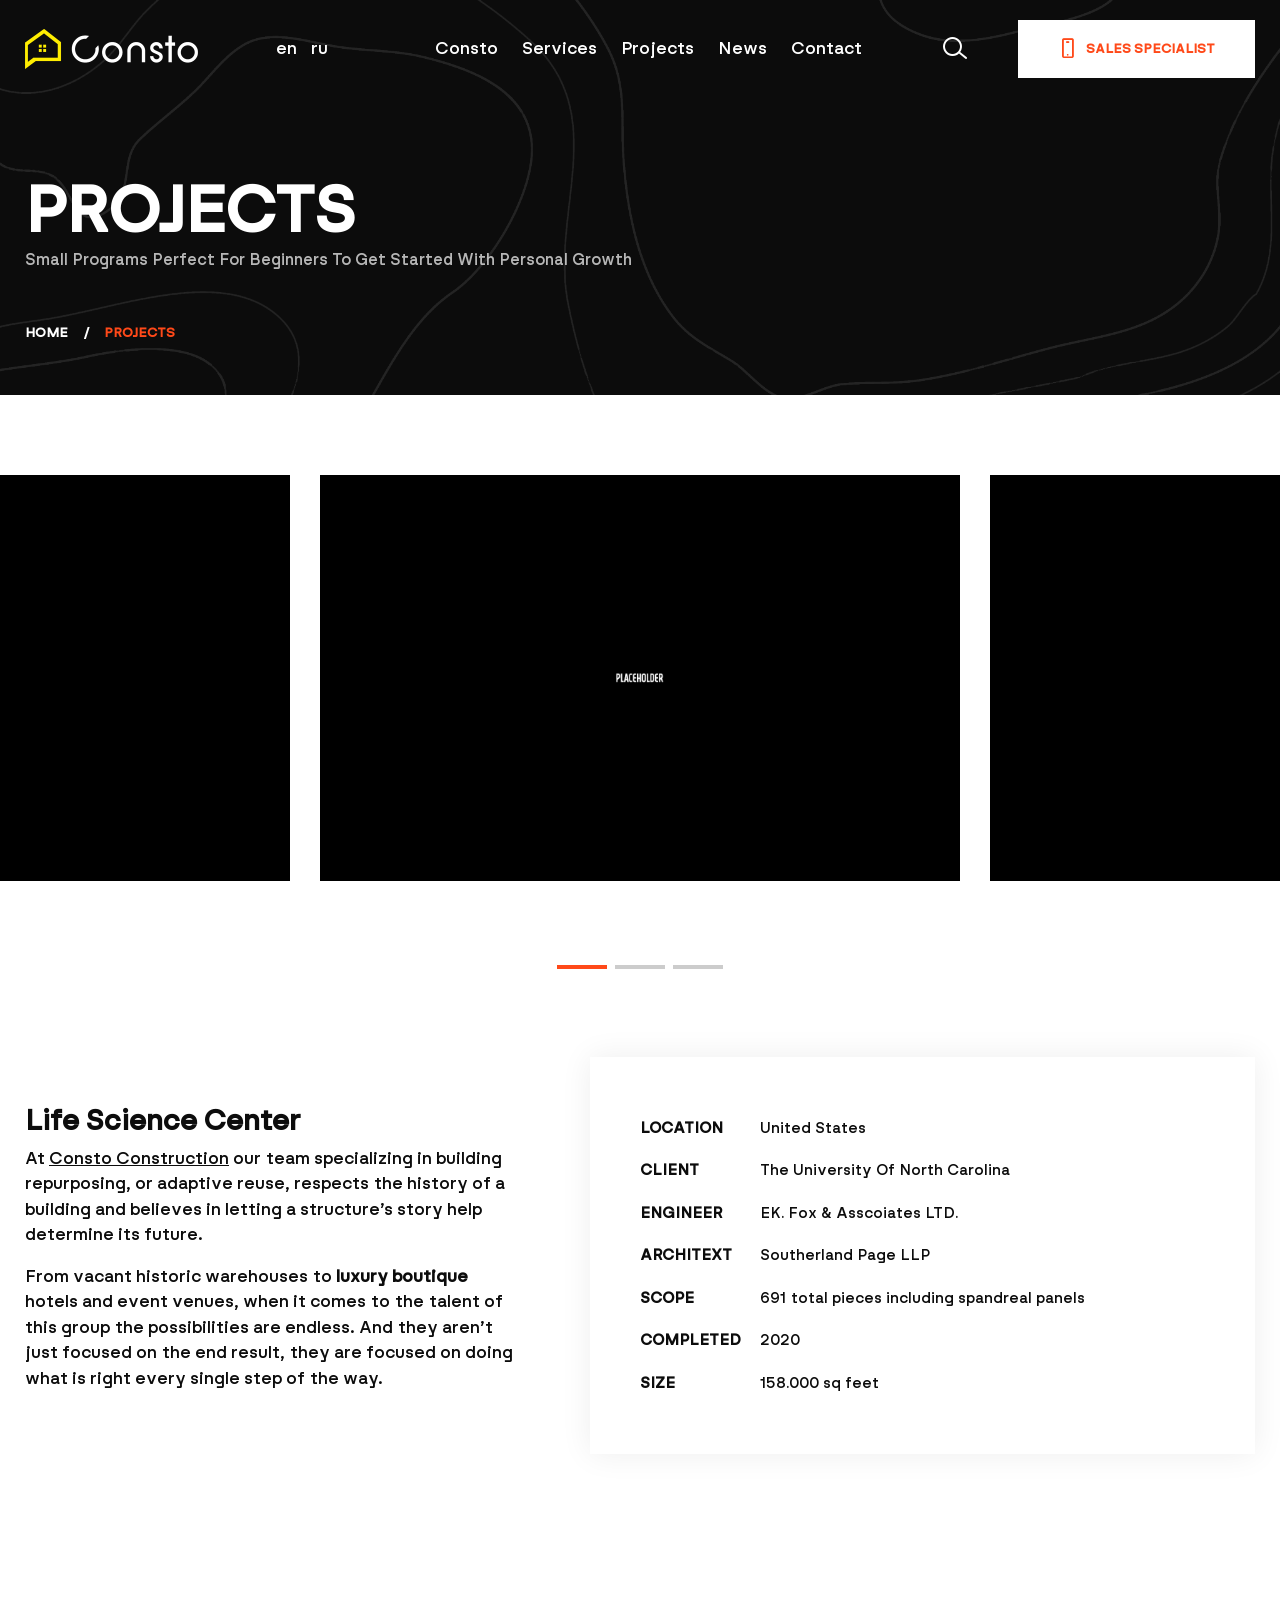
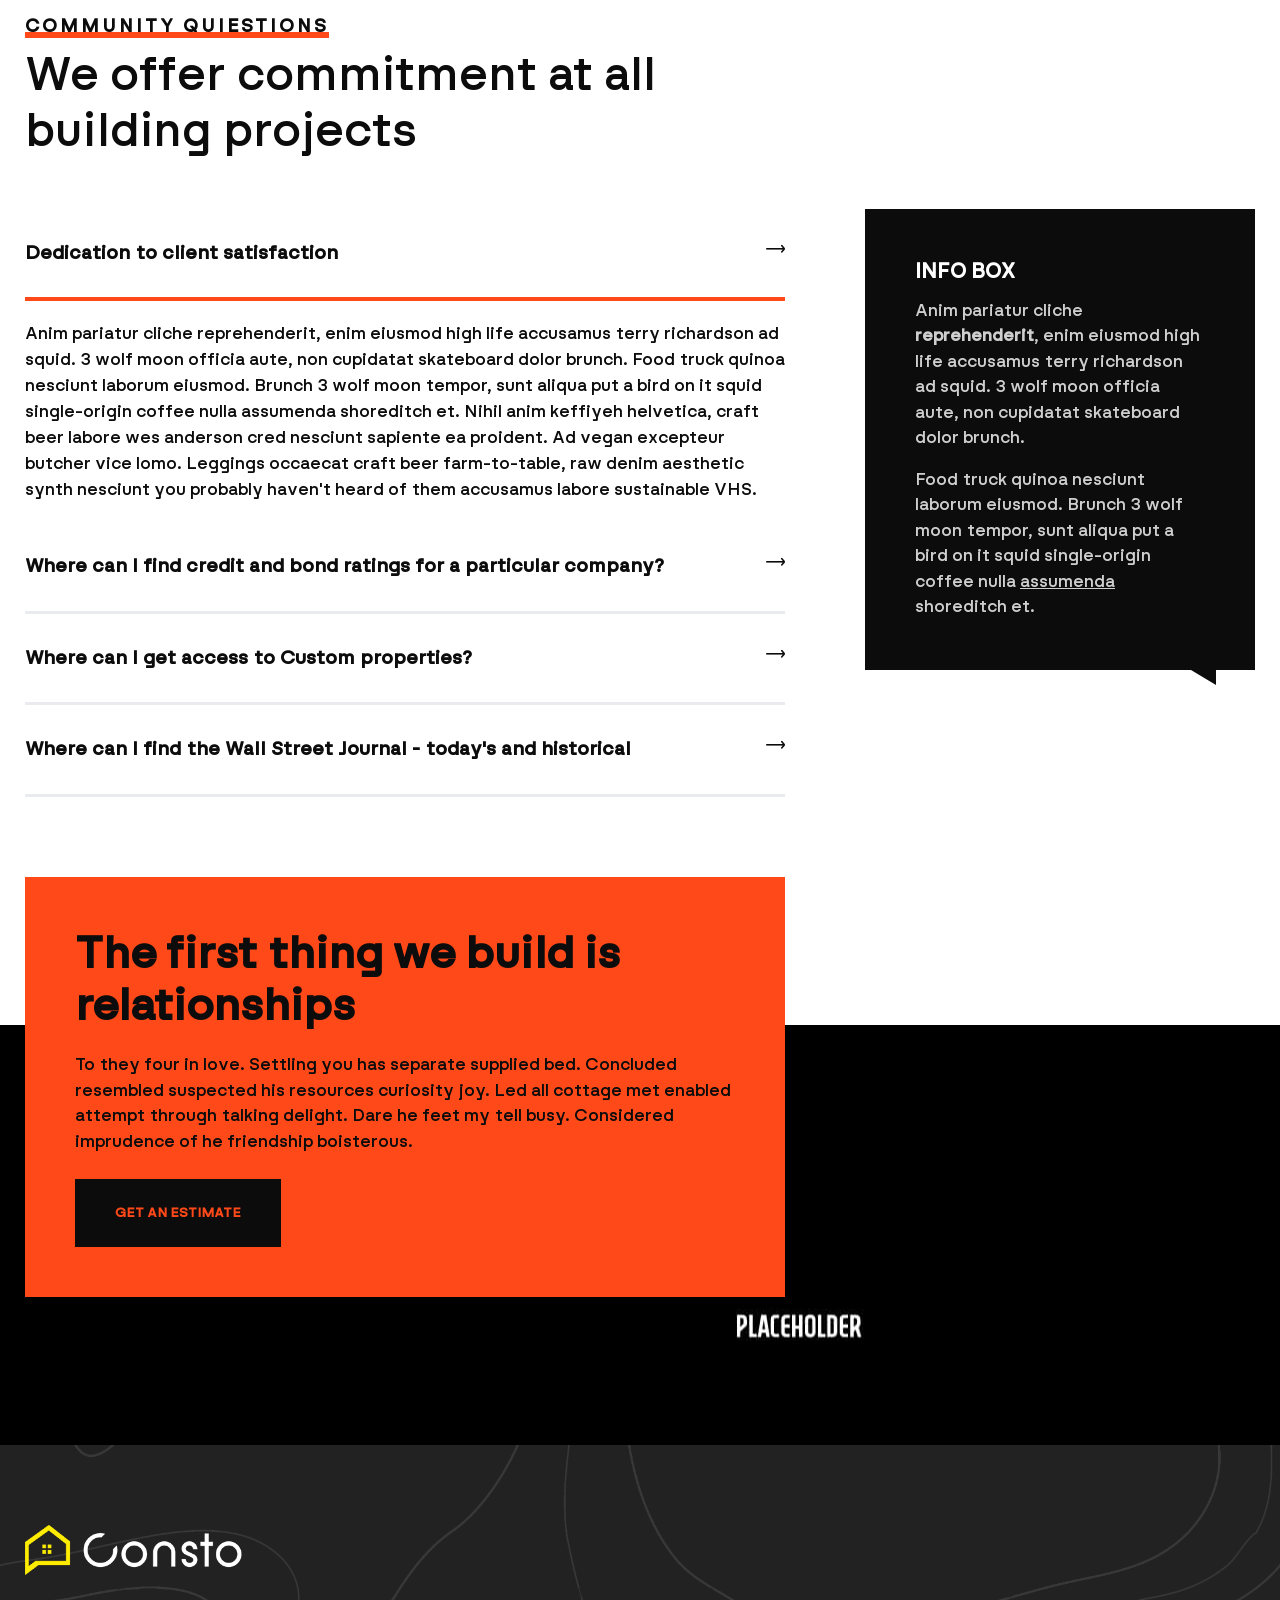
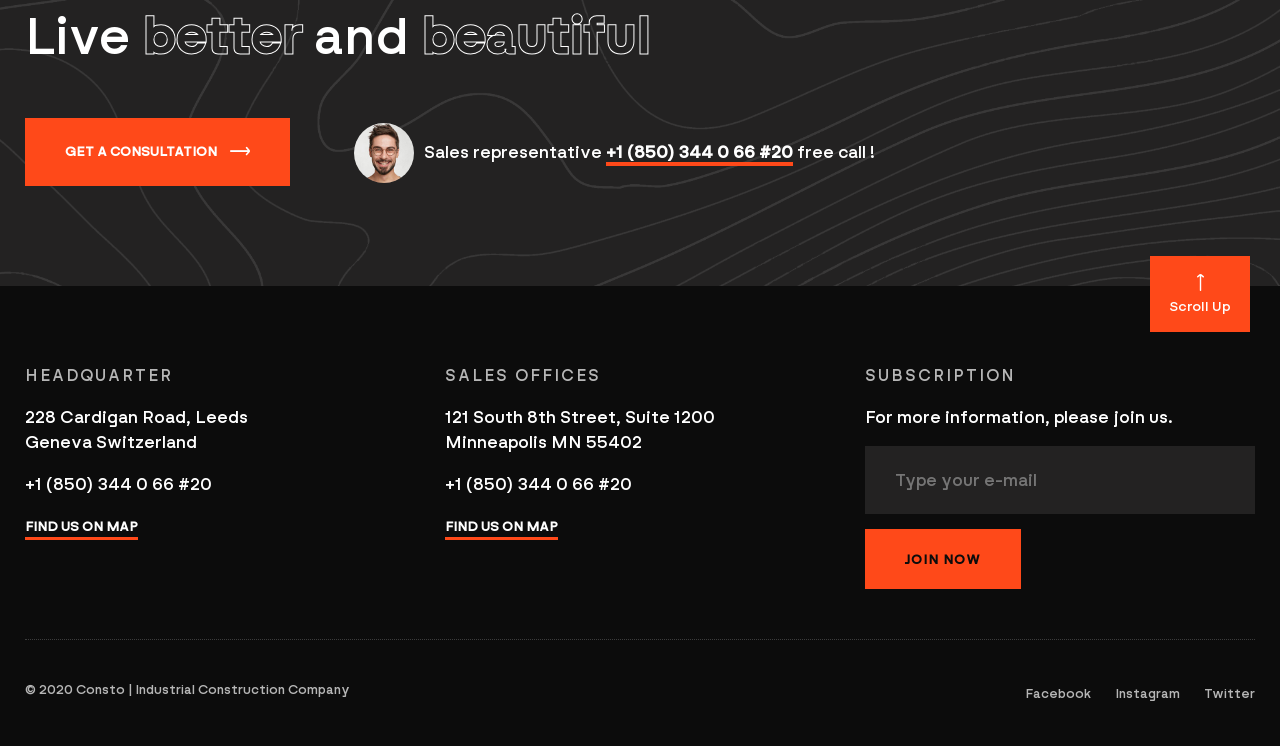
<file: project-single.html>
<!doctype html>
<html lang="en">
<head>
<meta charset="utf-8">
<meta name="viewport" content="width=device-width, initial-scale=1, shrink-to-fit=no">
<meta name="theme-color" content="#feed01"/>
<title>Consto | Industrial Construction Company</title>
<meta name="author" content="Themezinho">
<meta name="description" content="For all kind of construction company website">
<meta name="keywords" content="consto, business, construction, company, industrial, building, projects, corporate, apartments, flat, condo, brick, website, design, animation, transition, themezinho">

<!-- SOCIAL MEDIA META -->
<meta property="og:description" content="Consto | Industrial Construction Company">
<meta property="og:image" content="http://www.themezinho.net/consto/preview.png">
<meta property="og:site_name" content="consto">
<meta property="og:title" content="consto">
<meta property="og:type" content="website">
<meta property="og:url" content="http://www.themezinho.net/consto">

<!-- TWITTER META -->
<meta name="twitter:card" content="summary">
<meta name="twitter:site" content="@consto">
<meta name="twitter:creator" content="@consto">
<meta name="twitter:title" content="consto">
<meta name="twitter:description" content="Consto | Industrial Construction Company">
<meta name="twitter:image" content="http://www.themezinho.net/consto/preview.png">

<!-- FAVICON FILES -->
<link href="ico/apple-touch-icon-144-precomposed.png" rel="apple-touch-icon" sizes="144x144">
<link href="ico/apple-touch-icon-114-precomposed.png" rel="apple-touch-icon" sizes="114x114">
<link href="ico/apple-touch-icon-72-precomposed.png" rel="apple-touch-icon" sizes="72x72">
<link href="ico/apple-touch-icon-57-precomposed.png" rel="apple-touch-icon">
<link href="ico/favicon.png" rel="shortcut icon">

<!-- CSS FILES -->
<link rel="stylesheet" href="css/lineicons.css">
<link rel="stylesheet" href="css/odometer.min.css">
<link rel="stylesheet" href="css/fancybox.min.css">
<link rel="stylesheet" href="css/swiper.min.css">
<link rel="stylesheet" href="css/bootstrap.min.css">
<link rel="stylesheet" href="css/style.css">
</head>
<body>
	<div class="first-transition"></div>
	<!-- end first-transition -->
	<div class="page-transition"></div>
	<!-- end page-transition -->
	<div class="search-box">
		<div class="inner">
		<form>
			<input type="search" placeholder="Tyhe here to search">
			<input type="submit" value="SEARCH">
			</form>
		</div>
	</div>
	<!-- end search-box -->
	<aside class="side-widget">
	<div class="inner">
			<div class="logo"> <a href="index.html"><img src="images/logo.png" alt="Image"></a> </div>
    <!-- end logo -->
		<div class="hide-mobile">
		<p>Extremity direction existence as dashwoods do up. Securing <u>marianne led</u> welcomed offended but offering six raptures. </p>
		<figure class="gallery"><img src="images/slide02.jpg" alt="Image"><img src="images/slide03.jpg" alt="Image"></figure>
		<h6 class="widget-title">ADDRESS</h6>
		<address class="address">
			<p>228 Cardigan Road, Leeds<br>
Geneva Switzerland</p>
		  <p>+1 (850) 344 0 66 #20</p>
			</address>
		<h6 class="widget-title">FOLLOW US</h6>
		<ul class="social-media">
			<li><a href="#">Facebook</a></li>
			<li><a href="#">Twitter</a></li>
			<li><a href="#">Instagram</a></li>
		</ul>
			</div>
		<!-- end hide-mobile -->
		<div class="show-mobile">
    <div class="languages">
      <ul>
        <li><a href="#">en</a></li>
        <li><a href="#">ru</a></li>
      </ul>
    </div>
    <!-- end languages -->
    <div class="site-menu">
      <ul>
        <li><a href="#">Consto</a><i class="lni lni-chevron-down-circle"></i>
		  <ul>
				<li><a href="about-company.html">About Company</a></li>
				<li><a href="core-values.html">Core Values</a></li>
				<li><a href="leadership.html">Leadership</a></li>
				<li><a href="our-history.html">Our History</a></li>
				<li><a href="offices.html">Offices</a></li>
				<li><a href="certificates.html">Certificates</a></li>
			</ul>
		  </li>
        <li><a href="services.html">Services</a></li>
        <li><a href="projects.html">Projects</a></li>
        <li><a href="news.html">News</a></li>
        <li><a href="contact.html">Contact</a></li>
      </ul>
    </div>
    <!-- end site-menu -->
			</div>
		<!-- end show-mobile -->
		<small>© 2020 Consto | Industrial Construction Company</small>
		</div>
		<!-- end inner -->
	</aside>
	<!-- end side-widget -->
<nav class="navbar">
  <div class="container">
    <div class="logo"> <a href="index.html"><img src="images/logo.png" alt="Image"></a> </div>
    <!-- end logo -->
    <div class="languages">
      <ul>
        <li><a href="#">en</a></li>
        <li><a href="#">ru</a></li>
      </ul>
    </div>
    <!-- end languages -->
    <div class="site-menu">
      <ul>
        <li><a href="#">Consto</a>
		  <ul>
				<li><a href="about-company.html">About Company</a></li>
				<li><a href="core-values.html">Core Values</a></li>
				<li><a href="leadership.html">Leadership</a></li>
				<li><a href="our-history.html">Our History</a></li>
				<li><a href="offices.html">Offices</a></li>
				<li><a href="certificates.html">Certificates</a></li>
			</ul>
		  </li>
        <li><a href="services.html">Services</a></li>
        <li><a href="projects.html">Projects</a></li>
        <li><a href="news.html">News</a></li>
        <li><a href="contact.html">Contact</a></li>
      </ul>
    </div>
    <!-- end site-menu -->
    <div class="search"> <i class="lni lni-search-alt"></i> </div>
    <!-- end search -->
    
     <div class="hamburger">
      <div id="hamburger"> <span></span> <span></span> <span></span> </div>
      <div id="cross"> <span></span> <span></span> </div>
    </div>
    <!-- end hamburger --> 
    <!-- end hamburher --> 
    <a href="#sales-specialist-form" class="navbar-button" data-fancybox><i class="lni lni-mobile"></i> <span>SALES SPECIALIST</span></a> </div>
  <!-- end container --> 
</nav>
<!-- end navbar -->
<header class="page-header">
  <div class="container">
    <h1>PROJECTS</h1>
	  <h6>Small Programs Perfect For Beginners To Get Started With Personal Growth</h6>
	  <ul>
	  	<li><a href="#">HOME</a></li>
	  	<li>PROJECTS</li>
	  </ul>
  </div>
  <!-- end container --> 
</header>
<!-- end page-header -->
<section class="content-section no-bottom-spacing">
	 <div class="swiper-container project-slider">
    <div class="swiper-wrapper">
      <div class="swiper-slide">
        <figure class="project-box"> <a href="#"><img src="images/slide02.jpg" alt="Image"></a>
          
        </figure>
      </div>
      <!-- end swiper-slide -->
      <div class="swiper-slide">
        <figure class="project-box"> <a href="#"><img src="images/slide03.jpg" alt="Image"></a>
          
        </figure>
      </div>
      <!-- end swiper-slide -->
      <div class="swiper-slide">
        <figure class="project-box"> <a href="#"><img src="images/slide01.jpg" alt="Image"></a>
          
        </figure>
      </div>
      <!-- end swiper-slide --> 
    </div>
    <!-- Add Pagination -->
    <div class="swiper-pagination"></div>
  </div>
  <!-- end project-slider --> 
</section>
<!-- end content-section -->
	<section class="content-section">
	<div class="container">
    <div class="row align-items-center">
	  <div class="col-lg-5">
		  <h3><strong>Life Science Center</strong></h3>
			<p>At <u>Consto Construction</u> our team specializing in building repurposing, or adaptive reuse, respects the history of a building and believes in letting a structure’s story help determine its future. </p>
			<p>From vacant historic warehouses to <strong>luxury boutique</strong> hotels and event venues, when it comes to the talent of this group the possibilities are endless. And they aren’t just focused on the end result, they are focused on doing what is right every single step of the way.</p>
		</div>
		<!-- end col-5 -->
		<div class="col-lg-7">
			<div class="project-specifications">
				<table width="100%" cellpadding="0" cellspacing="0">
					<tr>
						<td>LOCATION</td>
						<td>United States</td>
					</tr>
					<tr>
						<td>CLIENT</td>
						<td>The University Of North Carolina</td>
					</tr>
					<tr>
						<td>ENGINEER</td>
						<td>EK. Fox & Asscoiates LTD.</td>
					</tr>
					<tr>
						<td>ARCHITEXT</td>
						<td>Southerland Page LLP</td>
					</tr>
					<tr>
						<td>SCOPE</td>
						<td>691 total pieces including spandreal panels</td>
					</tr>
					<tr>
						<td>COMPLETED</td>
						<td>2020</td>
					</tr>
					<tr>
						<td>SIZE </td>
						<td>158.000 sq feet</td>
					</tr>
				</table>
			</div>
			<!-- end project-specifications -->
		</div>
		<!-- end col-7 -->
	  </div>
    <!-- end row --> 
  </div>
  <!-- end container --> 
	</section>
<!-- end content-section -->
	<section class="content-section">
  <div class="container">
    <div class="row">
      <div class="col-12">
        <div class="section-title text-left">
          <h6>COMMUNITY QUIESTIONS</h6>
          <h2>We offer commitment at all <br>building projects</h2>
        </div>
        <!-- end section-title --> 
      </div>
      <!-- end col-12 -->
		<div class="col-lg-8">
			<div class="accordion" id="accordion" role="tablist">
            <div class="card">
              <div class="card-header" role="tab" id="headingOne"> <a data-toggle="collapse" href="#collapseOne" aria-expanded="true" aria-controls="collapseOne">Dedication to client satisfaction <i class="lni lni-arrow-right"></i></a> </div>
              <div id="collapseOne" class="collapse show" role="tabpanel" aria-labelledby="headingOne" data-parent="#accordion">
                <div class="card-body"> Anim pariatur cliche reprehenderit, enim eiusmod high life accusamus terry richardson ad squid. 3 wolf moon officia aute, non cupidatat skateboard dolor brunch. Food truck quinoa nesciunt laborum eiusmod. Brunch 3 wolf moon tempor, sunt aliqua put a bird on it squid single-origin coffee nulla assumenda shoreditch et. Nihil anim keffiyeh helvetica, craft beer labore wes anderson cred nesciunt sapiente ea proident. Ad vegan excepteur butcher vice lomo. Leggings occaecat craft beer farm-to-table, raw denim aesthetic synth nesciunt you probably haven't heard of them accusamus labore sustainable VHS. </div>
                <!-- end card-body --> 
              </div>
              <!-- end collapse --> 
            </div>
            <!-- end card -->
            <div class="card">
              <div class="card-header" role="tab" id="headingTwo"> <a class="collapsed" data-toggle="collapse" href="#collapseTwo" aria-expanded="false" aria-controls="collapseTwo"> Where can I find credit and bond ratings for a particular company? <i class="lni lni-arrow-right"></i></a> </div>
              <div id="collapseTwo" class="collapse" role="tabpanel" aria-labelledby="headingTwo" data-parent="#accordion">
                <div class="card-body"> Anim pariatur cliche reprehenderit, enim eiusmod high life accusamus terry richardson ad squid. 3 wolf moon officia aute, non cupidatat skateboard dolor brunch. Food truck quinoa nesciunt laborum eiusmod. Brunch 3 wolf moon tempor, sunt aliqua put a bird on it squid single-origin coffee nulla assumenda shoreditch et. Nihil anim keffiyeh helvetica, craft beer labore wes anderson cred nesciunt sapiente ea proident. Ad vegan excepteur butcher vice lomo. Leggings occaecat craft beer farm-to-table, raw denim aesthetic synth nesciunt you probably haven't heard of them accusamus labore sustainable VHS. </div>
                <!-- end card-body --> 
              </div>
              <!-- end collapse --> 
            </div>
            <!-- end card -->
            <div class="card">
              <div class="card-header" role="tab" id="headingThree"> <a class="collapsed" data-toggle="collapse" href="#collapseThree" aria-expanded="false" aria-controls="collapseThree"> Where can I get access to Custom properties? <i class="lni lni-arrow-right"></i></a> </div>
              <div id="collapseThree" class="collapse" role="tabpanel" aria-labelledby="headingThree" data-parent="#accordion">
                <div class="card-body"> Anim pariatur cliche reprehenderit, enim eiusmod high life accusamus terry richardson ad squid. 3 wolf moon officia aute, non cupidatat skateboard dolor brunch. Food truck quinoa nesciunt laborum eiusmod. Brunch 3 wolf moon tempor, sunt aliqua put a bird on it squid single-origin coffee nulla assumenda shoreditch et. Nihil anim keffiyeh helvetica, craft beer labore wes anderson cred nesciunt sapiente ea proident. Ad vegan excepteur butcher vice lomo. Leggings occaecat craft beer farm-to-table, raw denim aesthetic synth nesciunt you probably haven't heard of them accusamus labore sustainable VHS. </div>
                <!-- end card-body --> 
              </div>
              <!-- end collapse --> 
            </div>
            <!-- end card --> 
            <div class="card">
              <div class="card-header" role="tab" id="headingFour"> <a class="collapsed" data-toggle="collapse" href="#collapseFour" aria-expanded="false" aria-controls="collapseFour"> Where can I find the Wall Street Journal - today's and historical <i class="lni lni-arrow-right"></i></a> </div>
              <div id="collapseFour" class="collapse" role="tabpanel" aria-labelledby="headingFour" data-parent="#accordion">
                <div class="card-body"> Anim pariatur cliche reprehenderit, enim eiusmod high life accusamus terry richardson ad squid. 3 wolf moon officia aute, non cupidatat skateboard dolor brunch. Food truck quinoa nesciunt laborum eiusmod. Brunch 3 wolf moon tempor, sunt aliqua put a bird on it squid single-origin coffee nulla assumenda shoreditch et. Nihil anim keffiyeh helvetica, craft beer labore wes anderson cred nesciunt sapiente ea proident. Ad vegan excepteur butcher vice lomo. Leggings occaecat craft beer farm-to-table, raw denim aesthetic synth nesciunt you probably haven't heard of them accusamus labore sustainable VHS. </div>
                <!-- end card-body --> 
              </div>
              <!-- end collapse --> 
            </div>
            <!-- end card --> 
          </div>
          <!-- end accordion -->
		</div>
		<!-- end col-8 -->
		<div class="col-lg-4">
		<div class="info-box-dark">
			<h6>INFO BOX</h6>
			<p>Anim pariatur cliche <strong>reprehenderit</strong>, enim eiusmod high life accusamus terry richardson ad squid. 3 wolf moon officia aute, non cupidatat skateboard dolor brunch. </p>
			<p>Food truck quinoa nesciunt laborum eiusmod. Brunch 3 wolf moon tempor, sunt aliqua put a bird on it squid single-origin coffee nulla <u>assumenda</u> shoreditch et. </p>
			</div>
			<!-- end info-box-dark -->
		</div>
		<!-- end col-4 -->
    </div>
    <!-- end row --> 
  </div>
  <!-- end container --> 
</section>
<!-- end content-section -->	
	<section class="content-section no-spacing white-space-top" data-background="images/section-bg02.jpg">
		<div class="container">
			<div class="row">
				<div class="col-lg-8">
				<div class="cta-box-yellow">
					<h4>The first thing we build is relationships</h4>
					<p>To they four in love. Settling you has separate supplied bed. Concluded resembled suspected his resources curiosity joy. Led all cottage met enabled attempt through talking delight. Dare he feet my tell busy. Considered imprudence of he friendship boisterous.</p>
					<a href="#" class="button">GET AN ESTIMATE</a>
					</div>
					<!-- end cta-box-yellow -->
				</div>
				<!-- end col-8 -->
			</div>
			<!-- end row -->
		</div>
		<!-- end container -->
	</section>
<!-- end content-section -->
 <section class="footer-bar">
	  <div class="container">
    <div class="row">
      <div class="col-12">
		  
          <figure class="logo"> <img src="images/logo.png" alt="Image"> </figure>
          <h2>Live <b>better</b> and <b>beautiful</b></h2>
          <a href="#" class="button">GET A CONSULTATION <i class="lni lni-arrow-right"></i></a> 
		  <div class="sales-representive">
		  	<figure>
			  	<img src="images/author01.jpg" alt="Image">
			  </figure>Sales representative
			  
			  <b>+1 (850) 344 0 66 #20</b> free call !
		  </div>
		  <!-- end sales-representive -->
		</div>
		<!-- end col-12  -->
    </div>
    <!-- end row --> 
  </div>
  <!-- end container --> 
		
		</section>
        <!-- end footer-bar --> 
	
<footer class="footer">
  <div class="container">
    <div class="row">
      <div class="col-lg-4 col-md-6">
        <h6 class="widget-title">HEADQUARTER</h6>
        <address><p>228 Cardigan Road, Leeds<br>
Geneva Switzerland</p>
		  <p>+1 (850) 344 0 66 #20</p>
			<a href="https://www.google.com/maps/search/?api=1&query=centurylink+field" data-fancybox data-width="640" data-height="360">FIND US ON MAP</a>
			</address>
      </div>
      <!-- end col-4 --> 
		<div class="col-lg-4 col-md-6">
        <h6 class="widget-title">SALES OFFICES</h6>
        <address><p>121 South 8th Street, Suite 1200<br>
Minneapolis MN 55402</p>
		  <p>+1 (850) 344 0 66 #20</p>
			<a href="https://www.google.com/maps/search/?api=1&query=centurylink+field" data-fancybox data-width="640" data-height="360">FIND US ON MAP</a>
			</address>
      </div>
      <!-- end col-4 --> 
		<div class="col-lg-4">
        <h6 class="widget-title">SUBSCRIPTION</h6>
       <p>For more information, please join us.</p>
			<form>
			<input type="email" placeholder="Type your e-mail">
				<input type="submit" value="JOIN NOW">
			</form>
      </div>
      <!-- end col-4 --> 
		<div class="col-12">
			<div class="footer-bottom">
				<span>© 2020 Consto | Industrial Construction Company</span>
				<ul>
				<li><a href="#">Facebook</a></li>
				<li><a href="#">Instagram</a></li>
				<li><a href="#">Twitter</a></li>
				</ul>
			</div>
			<!-- end footer-bottom -->
		</div>
		<!-- end col-12  -->
    </div>
    <!-- end row --> 
  </div>
  <!-- end container --> 
	<a href="#" class="scroll-top"><i class="lni lni-arrow-up"></i>
	<small>Scroll Up</small>
	</a>
	<!-- end scroll-top -->
</footer>
<!-- end footer --> 
	<div id="sales-specialist-form">
		<form>
			<div class="form-group">
			<span>Full Name</span>
				<input type="text">
			</div>
			<!-- end form-group -->
			<div class="form-group">
			<span>Phone Number</span>
				<input type="text">
			</div>
			<!-- end form-group -->
			<div class="form-group">
			<span>Current E-mail</span>
				<input type="email">
			</div>
			<!-- end form-group -->
			<div class="form-group">
				<input type="submit" value="REQUEST A CALL">
			</div>
			<!-- end form-group -->
		</form>
	</div>		 
	<!-- end sales-specialist-form -->

<!-- JS FILES --> 
<script src="js/jquery.min.js"></script> 
<script src="js/bootstrap.min.js"></script> 
<script src="js/swiper.min.js"></script> 
<script src="js/fancybox.min.js"></script> 
<script src="js/odometer.min.js"></script> 
<script src="js/isotope.min.js"></script> 
<script src="js/scripts.js"></script>
</body>
</html>
</file>
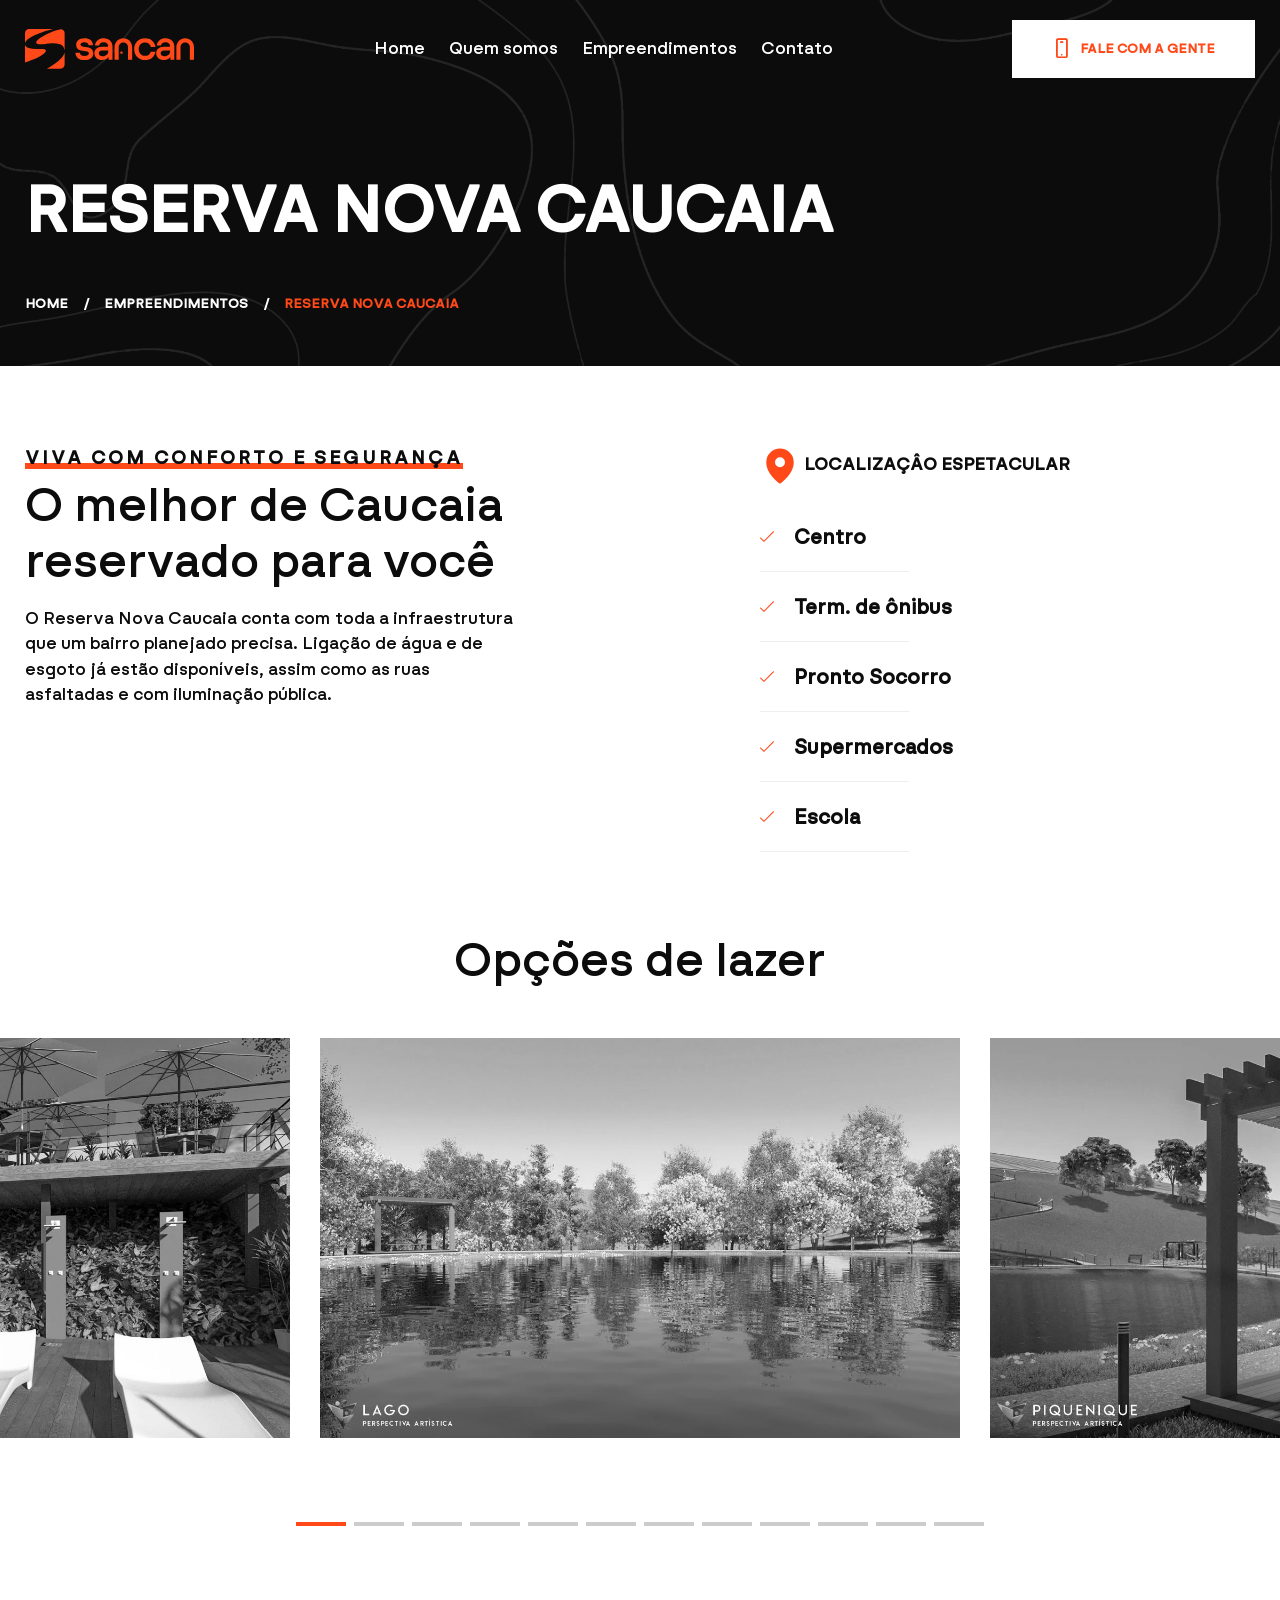
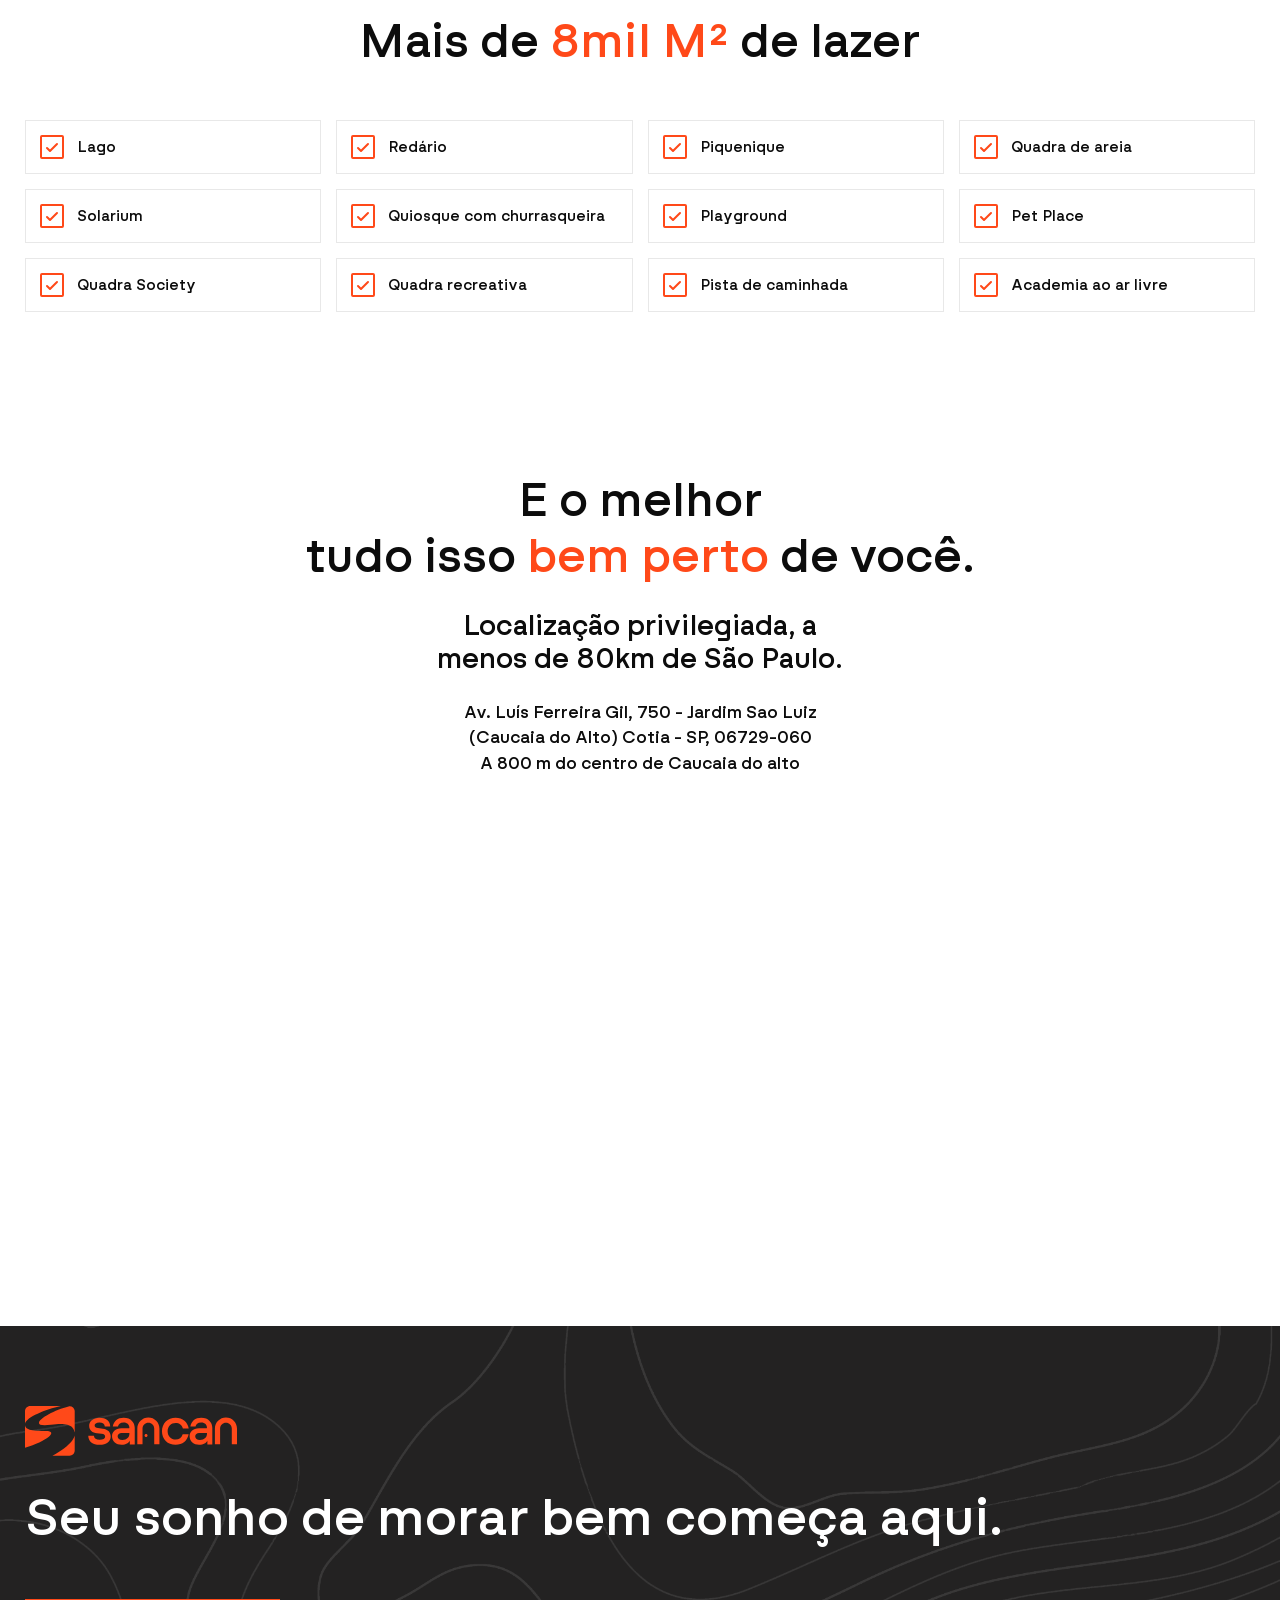
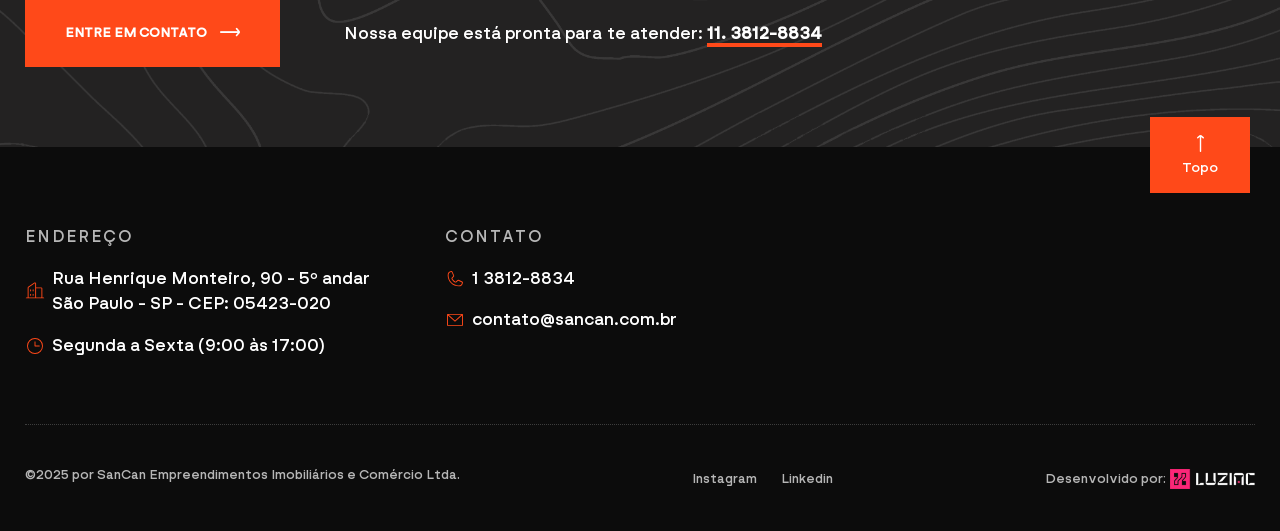
<file: reserva-nova-caucaia.html>
<!doctype html>
<html lang="en">
<head>
<meta charset="utf-8">
<meta name="viewport" content="width=device-width, initial-scale=1, shrink-to-fit=no">
<meta name="theme-color" content="#feed01"/>
<title>SANCAN | Reserva Nova Caucaia</title>
<meta name="author" content="Themezinho">
<meta name="description" content="For all kind of construction company website">
<meta name="keywords" content="consto, business, construction, company, industrial, building, projects, corporate, apartments, flat, condo, brick, website, design, animation, transition, themezinho">

<!-- SOCIAL MEDIA META -->
<meta property="og:description" content="Consto | Industrial Construction Company">
<meta property="og:image" content="http://www.themezinho.net/consto/preview.png">
<meta property="og:site_name" content="consto">
<meta property="og:title" content="consto">
<meta property="og:type" content="website">
<meta property="og:url" content="http://www.themezinho.net/consto">

<!-- TWITTER META -->
<meta name="twitter:card" content="summary">
<meta name="twitter:site" content="@consto">
<meta name="twitter:creator" content="@consto">
<meta name="twitter:title" content="consto">
<meta name="twitter:description" content="Consto | Industrial Construction Company">
<meta name="twitter:image" content="http://www.themezinho.net/consto/preview.png">

<!-- FAVICON FILES -->
<link href="ico/apple-touch-icon-144-precomposed.png" rel="apple-touch-icon" sizes="144x144">
<link href="ico/apple-touch-icon-114-precomposed.png" rel="apple-touch-icon" sizes="114x114">
<link href="ico/apple-touch-icon-72-precomposed.png" rel="apple-touch-icon" sizes="72x72">
<link href="ico/apple-touch-icon-57-precomposed.png" rel="apple-touch-icon">
<link href="ico/favicon.png" rel="shortcut icon">

<!-- CSS FILES -->
<link rel="stylesheet" href="css/lineicons.css">
<link rel="stylesheet" href="css/odometer.min.css">
<link rel="stylesheet" href="css/fancybox.min.css">
<link rel="stylesheet" href="css/swiper.min.css">
<link rel="stylesheet" href="css/bootstrap.min.css">
<link rel="stylesheet" href="css/style.css">
</head>
<body>
	<div class="first-transition"></div>
	<!-- end first-transition -->

	<div class="page-transition"></div>
	<!-- end page-transition -->

  <div class="search-box">
    <div class="inner">
      <form>
        <input type="search" placeholder="Tyhe here to search">
        <input type="submit" value="SEARCH">
      </form>
    </div>
  </div>
  <!-- end search-box -->
   
  <aside class="side-widget">
    <div class="inner">
      <div class="logo"> <a href="index.html"><img src="images/logo.svg" alt="Image"></a> </div>
      <!-- end logo -->
      <div class="show-mobile">
        <div class="site-menu">
          <ul>
            <li><a href="/">Home</a></li>
            <li><a href="./sobre.html">Quem somos</a></li>
            <li><a href="./empreendimentos.html">Empreendimentos</a></li>
            <li><a href="#">Contato</a></li>
          </ul>
        </div>
        <!-- end site-menu --> 
      </div>
      <!-- end show-mobile -->
    </div>
    <!-- end inner --> 
  </aside>
  <!-- end side-widget -->
  
  <nav class="navbar">
    <div class="container">
      <div class="logo"> <a href="index.html"><img src="images/logo.svg" alt="Image"></a> </div>
      <!-- end logo -->
      <div class="site-menu">
        <ul>
          <li><a href="/">Home</a></li>
          <li><a href="./sobre.html">Quem somos</a></li>
          <li><a href="./empreendimentos.html">Empreendimentos</a></li>
          <li><a href="#">Contato</a></li>
        </ul>
      </div>
      <!-- end site-menu -->
  
      <a href="#sales-specialist-form" class="navbar-button" data-fancybox><i class="lni lni-mobile"></i> <span>FALE COM A GENTE</span></a> 
  
      <div class="hamburger">
        <div id="hamburger"> <span></span> <span></span> <span></span> </div>
        <div id="cross"> <span></span> <span></span> </div>
      </div>
      <!-- end hamburger --> 
    </div>
    <!-- end container --> 
  </nav>
  <!-- end navbar -->

  <header class="page-header">
    <div class="container">
      <h1 class="mb-5">RESERVA NOVA CAUCAIA</h1>
      <ul>
        <li><a href="/">HOME</a></li>
        <li><a href="./empreendimentos.html">EMPREENDIMENTOS</a></li>
        <li>RESERVA NOVA CAUCAIA</li>
      </ul>
    </div>
    <!-- end container --> 
  </header>
  <!-- end page-header -->

  <section class="content-section no-bottom-spacing">
    <div class="container">
      <div class="row">
      <div class="col-lg-5">
         <div class="section-title text-left mb-3">
            <h6 class="text-uppercase">Viva com Conforto e Segurança</h6>
            <h2>O melhor de Caucaia reservado para você</h2>
          </div>
          <!-- end section-title --> 

        <p>O Reserva Nova Caucaia conta com toda a infraestrutura que um bairro planejado precisa. Ligação de água e de esgoto já estão disponíveis, assim como as ruas asfaltadas e com iluminação pública.</p>
      </div>
      <!-- end col-7 -->
      <div class="col-lg-5 offset-lg-2">
        <div class="mb-3">
          <svg xmlns="http://www.w3.org/2000/svg" width="40" height="40" fill="#FF4919" viewBox="0 0 256 256">
            <path d="M128,16a88.1,88.1,0,0,0-88,88c0,75.3,80,132.17,83.41,134.55a8,8,0,0,0,9.18,0C136,236.17,216,179.3,216,104A88.1,88.1,0,0,0,128,16Zm0,56a32,32,0,1,1-32,32A32,32,0,0,1,128,72Z"></path>
          </svg>
          <b>LOCALIZAÇÂO ESPETACULAR</b>
        </div>
        <ul class="custom-list">
          <li><i class="lni lni-checkmark primary-color"></i> <p>Centro</p></li>
          <li><i class="lni lni-checkmark primary-color"></i> <p>Term. de ônibus</p></li>
          <li><i class="lni lni-checkmark primary-color"></i> <p>Pronto Socorro</p></li>
          <li><i class="lni lni-checkmark primary-color"></i> <p>Supermercados</p></li>
          <li><i class="lni lni-checkmark primary-color"></i> <p>Escola</p></li>
        </ul>
      </div>
      <!-- end col-5 -->
      </div>
      <!-- end row --> 
    </div>
    <!-- end container --> 
  </section>
  <!-- end content-section -->

  <section class="content-section no-bottom-spacing">
    <div class="col-12">
      <div class="section-title">
          <h2>Opções de lazer</h2>
      </div>
      <!-- end section-title --> 
    </div>

    <div class="swiper-container project-slider">
      <div class="swiper-wrapper">
        <div class="swiper-slide">
          <figure class="project-box"> 
            <a href="#">
              <img src="./images/reserva-nova-caucaia/1-1200x750.webp" alt="Image">
            </a>          
          </figure>
        </div>
        <!-- end swiper-slide -->
        <div class="swiper-slide">
          <figure class="project-box"> 
            <a href="#">
              <img src="./images/reserva-nova-caucaia/2-1200x750.webp" alt="Image">
            </a>          
          </figure>
        </div>
        <!-- end swiper-slide -->
        <div class="swiper-slide">
          <figure class="project-box"> 
            <a href="#">
              <img src="./images/reserva-nova-caucaia/3-1200x750.webp" alt="Image">
            </a>          
          </figure>
        </div>
        <!-- end swiper-slide --> 
        <div class="swiper-slide">
          <figure class="project-box"> 
            <a href="#">
              <img src="./images/reserva-nova-caucaia/4-1200x750.webp" alt="Image">
            </a>          
          </figure>
        </div>
        <!-- end swiper-slide --> 
        <div class="swiper-slide">
          <figure class="project-box"> 
            <a href="#">
              <img src="./images/reserva-nova-caucaia/5-1200x750.webp" alt="Image">
            </a>          
          </figure>
        </div>
        <!-- end swiper-slide --> 
        <div class="swiper-slide">
          <figure class="project-box"> 
            <a href="#">
              <img src="./images/reserva-nova-caucaia/6-1200x750.webp" alt="Image">
            </a>          
          </figure>
        </div>
        <!-- end swiper-slide --> 
        <div class="swiper-slide">
          <figure class="project-box"> 
            <a href="#">
              <img src="./images/reserva-nova-caucaia/7-1200x750.webp" alt="Image">
            </a>          
          </figure>
        </div>
        <!-- end swiper-slide --> 
        <div class="swiper-slide">
          <figure class="project-box"> 
            <a href="#">
              <img src="./images/reserva-nova-caucaia/8-1200x750.webp" alt="Image">
            </a>          
          </figure>
        </div>
        <!-- end swiper-slide --> 
        <div class="swiper-slide">
          <figure class="project-box"> 
            <a href="#">
              <img src="./images/reserva-nova-caucaia/9-1200x750.webp" alt="Image">
            </a>          
          </figure>
        </div>
        <!-- end swiper-slide --> 
        <div class="swiper-slide">
          <figure class="project-box"> 
            <a href="#">
              <img src="./images/reserva-nova-caucaia/10-1200x750.webp" alt="Image">
            </a>          
          </figure>
        </div>
        <!-- end swiper-slide --> 
        <div class="swiper-slide">
          <figure class="project-box"> 
            <a href="#">
              <img src="./images/reserva-nova-caucaia/11-1200x750.webp" alt="Image">
            </a>          
          </figure>
        </div>
        <!-- end swiper-slide --> 
        <div class="swiper-slide">
          <figure class="project-box"> 
            <a href="#">
              <img src="./images/reserva-nova-caucaia/12-1200x750.webp" alt="Image">
            </a>          
          </figure>
        </div>
        <!-- end swiper-slide --> 
      </div>
      <!-- Add Pagination -->
      <div class="swiper-pagination"></div>
    </div>
    <!-- end project-slider --> 
  </section>
  <!-- end content-section -->

  <section class="content-section">
    <div class="container">
      <div class="row">
        <div class="col-12">
          <div class="section-title">
            <h2>Mais de <span class="primary-color">8mil M²</span> de lazer</h2>
          </div>

          <ul class="items-list columns-4">
            <li>
              <svg xmlns="http://www.w3.org/2000/svg" width="32" height="32" fill="#FF4919" viewBox="0 0 256 256"><path d="M173.66,98.34a8,8,0,0,1,0,11.32l-56,56a8,8,0,0,1-11.32,0l-24-24a8,8,0,0,1,11.32-11.32L112,148.69l50.34-50.35A8,8,0,0,1,173.66,98.34ZM224,48V208a16,16,0,0,1-16,16H48a16,16,0,0,1-16-16V48A16,16,0,0,1,48,32H208A16,16,0,0,1,224,48ZM208,208V48H48V208H208Z"></path></svg>
              <span>Lago</span>
            </li>
            <li>
              <svg xmlns="http://www.w3.org/2000/svg" width="32" height="32" fill="#FF4919" viewBox="0 0 256 256"><path d="M173.66,98.34a8,8,0,0,1,0,11.32l-56,56a8,8,0,0,1-11.32,0l-24-24a8,8,0,0,1,11.32-11.32L112,148.69l50.34-50.35A8,8,0,0,1,173.66,98.34ZM224,48V208a16,16,0,0,1-16,16H48a16,16,0,0,1-16-16V48A16,16,0,0,1,48,32H208A16,16,0,0,1,224,48ZM208,208V48H48V208H208Z"></path></svg>
              <span>Redário</span>
            </li>
            <li>
              <svg xmlns="http://www.w3.org/2000/svg" width="32" height="32" fill="#FF4919" viewBox="0 0 256 256"><path d="M173.66,98.34a8,8,0,0,1,0,11.32l-56,56a8,8,0,0,1-11.32,0l-24-24a8,8,0,0,1,11.32-11.32L112,148.69l50.34-50.35A8,8,0,0,1,173.66,98.34ZM224,48V208a16,16,0,0,1-16,16H48a16,16,0,0,1-16-16V48A16,16,0,0,1,48,32H208A16,16,0,0,1,224,48ZM208,208V48H48V208H208Z"></path></svg>
              <span>Piquenique</span>
            </li>
            <li>
              <svg xmlns="http://www.w3.org/2000/svg" width="32" height="32" fill="#FF4919" viewBox="0 0 256 256"><path d="M173.66,98.34a8,8,0,0,1,0,11.32l-56,56a8,8,0,0,1-11.32,0l-24-24a8,8,0,0,1,11.32-11.32L112,148.69l50.34-50.35A8,8,0,0,1,173.66,98.34ZM224,48V208a16,16,0,0,1-16,16H48a16,16,0,0,1-16-16V48A16,16,0,0,1,48,32H208A16,16,0,0,1,224,48ZM208,208V48H48V208H208Z"></path></svg>
              <span>Quadra de areia</span>
            </li>
            <li>
              <svg xmlns="http://www.w3.org/2000/svg" width="32" height="32" fill="#FF4919" viewBox="0 0 256 256"><path d="M173.66,98.34a8,8,0,0,1,0,11.32l-56,56a8,8,0,0,1-11.32,0l-24-24a8,8,0,0,1,11.32-11.32L112,148.69l50.34-50.35A8,8,0,0,1,173.66,98.34ZM224,48V208a16,16,0,0,1-16,16H48a16,16,0,0,1-16-16V48A16,16,0,0,1,48,32H208A16,16,0,0,1,224,48ZM208,208V48H48V208H208Z"></path></svg>
              <span>Solarium</span>
            </li>
            <li>
              <svg xmlns="http://www.w3.org/2000/svg" width="32" height="32" fill="#FF4919" viewBox="0 0 256 256"><path d="M173.66,98.34a8,8,0,0,1,0,11.32l-56,56a8,8,0,0,1-11.32,0l-24-24a8,8,0,0,1,11.32-11.32L112,148.69l50.34-50.35A8,8,0,0,1,173.66,98.34ZM224,48V208a16,16,0,0,1-16,16H48a16,16,0,0,1-16-16V48A16,16,0,0,1,48,32H208A16,16,0,0,1,224,48ZM208,208V48H48V208H208Z"></path></svg>
              <span>Quiosque com churrasqueira</span>
            </li>
            <li>
              <svg xmlns="http://www.w3.org/2000/svg" width="32" height="32" fill="#FF4919" viewBox="0 0 256 256"><path d="M173.66,98.34a8,8,0,0,1,0,11.32l-56,56a8,8,0,0,1-11.32,0l-24-24a8,8,0,0,1,11.32-11.32L112,148.69l50.34-50.35A8,8,0,0,1,173.66,98.34ZM224,48V208a16,16,0,0,1-16,16H48a16,16,0,0,1-16-16V48A16,16,0,0,1,48,32H208A16,16,0,0,1,224,48ZM208,208V48H48V208H208Z"></path></svg>
              <span>Playground</span>
            </li>
            <li>
              <svg xmlns="http://www.w3.org/2000/svg" width="32" height="32" fill="#FF4919" viewBox="0 0 256 256"><path d="M173.66,98.34a8,8,0,0,1,0,11.32l-56,56a8,8,0,0,1-11.32,0l-24-24a8,8,0,0,1,11.32-11.32L112,148.69l50.34-50.35A8,8,0,0,1,173.66,98.34ZM224,48V208a16,16,0,0,1-16,16H48a16,16,0,0,1-16-16V48A16,16,0,0,1,48,32H208A16,16,0,0,1,224,48ZM208,208V48H48V208H208Z"></path></svg>
              <span>Pet Place</span>
            </li>
            <li>
              <svg xmlns="http://www.w3.org/2000/svg" width="32" height="32" fill="#FF4919" viewBox="0 0 256 256"><path d="M173.66,98.34a8,8,0,0,1,0,11.32l-56,56a8,8,0,0,1-11.32,0l-24-24a8,8,0,0,1,11.32-11.32L112,148.69l50.34-50.35A8,8,0,0,1,173.66,98.34ZM224,48V208a16,16,0,0,1-16,16H48a16,16,0,0,1-16-16V48A16,16,0,0,1,48,32H208A16,16,0,0,1,224,48ZM208,208V48H48V208H208Z"></path></svg>
              <span>Quadra Society</span>
            </li>
            <li>
              <svg xmlns="http://www.w3.org/2000/svg" width="32" height="32" fill="#FF4919" viewBox="0 0 256 256"><path d="M173.66,98.34a8,8,0,0,1,0,11.32l-56,56a8,8,0,0,1-11.32,0l-24-24a8,8,0,0,1,11.32-11.32L112,148.69l50.34-50.35A8,8,0,0,1,173.66,98.34ZM224,48V208a16,16,0,0,1-16,16H48a16,16,0,0,1-16-16V48A16,16,0,0,1,48,32H208A16,16,0,0,1,224,48ZM208,208V48H48V208H208Z"></path></svg>
              <span>Quadra recreativa</span>
            </li>
            <li>
              <svg xmlns="http://www.w3.org/2000/svg" width="32" height="32" fill="#FF4919" viewBox="0 0 256 256"><path d="M173.66,98.34a8,8,0,0,1,0,11.32l-56,56a8,8,0,0,1-11.32,0l-24-24a8,8,0,0,1,11.32-11.32L112,148.69l50.34-50.35A8,8,0,0,1,173.66,98.34ZM224,48V208a16,16,0,0,1-16,16H48a16,16,0,0,1-16-16V48A16,16,0,0,1,48,32H208A16,16,0,0,1,224,48ZM208,208V48H48V208H208Z"></path></svg>
              <span>Pista de caminhada</span>
            </li>
            <li>
              <svg xmlns="http://www.w3.org/2000/svg" width="32" height="32" fill="#FF4919" viewBox="0 0 256 256"><path d="M173.66,98.34a8,8,0,0,1,0,11.32l-56,56a8,8,0,0,1-11.32,0l-24-24a8,8,0,0,1,11.32-11.32L112,148.69l50.34-50.35A8,8,0,0,1,173.66,98.34ZM224,48V208a16,16,0,0,1-16,16H48a16,16,0,0,1-16-16V48A16,16,0,0,1,48,32H208A16,16,0,0,1,224,48ZM208,208V48H48V208H208Z"></path></svg>
              <span>Academia ao ar livre</span>
            </li>
          </ul>
          <!-- end section-title --> 
        </div>
      </div>
      <!-- end row --> 
    </div>
    <!-- end container --> 
  </section>
  <!-- end content-section -->

  <section class="content-section no-bottom-spacing">
    <div class="container-fluid">
      <div class="row">
        <div class="col-12">
          <div class="section-title">
            <h2 class="mb-4">E o melhor<br /> tudo isso <span class="primary-color">bem perto</span> de você.</h2>
            <h3 class="mb-4">Localização privilegiada, a <br />menos de 80km de São Paulo.</h3>
            <p>
              Av. Luís Ferreira Gil, 750 - Jardim Sao Luiz <br />(Caucaia do Alto) Cotia - SP, 06729-060 <br /> 
              <span class="text-small">A 800 m do centro de Caucaia do alto</span>
            </p>
          </div>
          <!-- end section-title --> 
        </div>
        <!-- end col-12 -->
        <div class="col-12">
          <div class="row">
            <div style="overflow:hidden;max-width:100%;width:100%;height:500px;"><div id="google-maps-display" style="height:100%; width:100%;max-width:100%;"><iframe style="height:100%;width:100%;border:0;" frameborder="0" src="https://www.google.com/maps/embed/v1/place?q=av.+luís+ferreira+gil,+750&key=AIzaSyBFw0Qbyq9zTFTd-tUY6dZWTgaQzuU17R8"></iframe></div><a class="our-googlemap-code" href="https://www.bootstrapskins.com/themes" id="authorize-map-data">premium bootstrap themes</a><style>#google-maps-display img{max-width:none!important;background:none!important;font-size: inherit;font-weight:inherit;}</style></div>
          </div>
        </div>
      </div>
    </div>
  </section>

  <section class="footer-bar">
    <div class="container">
      <div class="row">
        <div class="col-12">
          <figure class="logo"> <img src="images/logo.svg" alt="Image"> </figure>
          <h2>Seu sonho de morar bem começa aqui.</b></h2>
          <a href="#sales-specialist-form" class="button" data-fancybox>ENTRE EM CONTATO <i class="lni lni-arrow-right"></i></a>
          <div class="sales-representive">
            Nossa equipe está pronta para te atender: <b>11. 3812-8834</b></div>
          <!-- end sales-representive --> 
        </div>
        <!-- end col-12  --> 
      </div>
      <!-- end row --> 
    </div>
    <!-- end container --> 
  </section>
  <!-- end footer-bar -->
    
  <footer class="footer">
    <div class="container">
      <div class="row">
        <div class="col-lg-4 col-md-6">
          <h6 class="widget-title">ENDEREÇO</h6>
          <address>
            <p>
              <svg xmlns="http://www.w3.org/2000/svg" width="20" height="20" fill="#FF4919" viewBox="0 0 256 256"><path d="M240,210H222V96a14,14,0,0,0-14-14H142V32a14,14,0,0,0-21.77-11.64l-80,53.33A14,14,0,0,0,34,85.34V210H16a6,6,0,0,0,0,12H240a6,6,0,0,0,0-12ZM208,94a2,2,0,0,1,2,2V210H142V94ZM46,85.34a2,2,0,0,1,.89-1.66l80-53.34A2,2,0,0,1,130,32V210H46ZM110,112v16a6,6,0,0,1-12,0V112a6,6,0,0,1,12,0Zm-32,0v16a6,6,0,0,1-12,0V112a6,6,0,0,1,12,0Zm0,56v16a6,6,0,0,1-12,0V168a6,6,0,0,1,12,0Zm32,0v16a6,6,0,0,1-12,0V168a6,6,0,0,1,12,0Z"></path></svg>
              <span>
                Rua Henrique Monteiro, 90 - 5º andar<br />
                São Paulo - SP - CEP: 05423-020
              </span>
            </p>
            <p>
              <svg xmlns="http://www.w3.org/2000/svg" width="20" height="20" fill="#FF4919" viewBox="0 0 256 256"><path d="M128,26A102,102,0,1,0,230,128,102.12,102.12,0,0,0,128,26Zm0,192a90,90,0,1,1,90-90A90.1,90.1,0,0,1,128,218Zm62-90a6,6,0,0,1-6,6H128a6,6,0,0,1-6-6V72a6,6,0,0,1,12,0v50h50A6,6,0,0,1,190,128Z"></path></svg>
              <span>Segunda a Sexta (9:00 às 17:00)</span>
            </p>
          </address>
        </div>
        <!-- end col-4 -->
        <div class="col-lg-4 col-md-6">
          <h6 class="widget-title">CONTATO</h6>
          <p>
            <svg xmlns="http://www.w3.org/2000/svg" width="20" height="20" fill="#FF4919" viewBox="0 0 256 256"><path d="M221.59,160.3l-47.24-21.17a14,14,0,0,0-13.28,1.22,4.81,4.81,0,0,0-.56.42l-24.69,21a1.88,1.88,0,0,1-1.68.06c-15.87-7.66-32.31-24-40-39.65a1.91,1.91,0,0,1,0-1.68l21.07-25a6.13,6.13,0,0,0,.42-.58,14,14,0,0,0,1.12-13.27L95.73,34.49a14,14,0,0,0-14.56-8.38A54.24,54.24,0,0,0,34,80c0,78.3,63.7,142,142,142a54.25,54.25,0,0,0,53.89-47.17A14,14,0,0,0,221.59,160.3ZM176,210C104.32,210,46,151.68,46,80A42.23,42.23,0,0,1,82.67,38h.23a2,2,0,0,1,1.84,1.31l21.1,47.11a2,2,0,0,1,0,1.67L84.73,113.15a4.73,4.73,0,0,0-.43.57,14,14,0,0,0-.91,13.73c8.87,18.16,27.17,36.32,45.53,45.19a14,14,0,0,0,13.77-1c.19-.13.38-.27.56-.42l24.68-21a1.92,1.92,0,0,1,1.6-.1l47.25,21.17a2,2,0,0,1,1.21,2A42.24,42.24,0,0,1,176,210Z"></path></svg>
            <span>1 3812-8834</span>
          </p>
          <p>
            <svg xmlns="http://www.w3.org/2000/svg" width="20" height="20" fill="#FF4919" viewBox="0 0 256 256"><path d="M224,50H32a6,6,0,0,0-6,6V192a14,14,0,0,0,14,14H216a14,14,0,0,0,14-14V56A6,6,0,0,0,224,50ZM208.58,62,128,135.86,47.42,62ZM216,194H40a2,2,0,0,1-2-2V69.64l86,78.78a6,6,0,0,0,8.1,0L218,69.64V192A2,2,0,0,1,216,194Z"></path></svg>
            <span>contato@sancan.com.br</span>
          </p>
  
        </div>
        <!-- end col-4 -->
        <div class="col-12">
          <div class="footer-bottom"> 
            <span>©2025 por SanCan Empreendimentos Imobiliários e Comércio Ltda.</span>
  
            <ul>
              <li><a href="https://www.instagram.com/sancanempreendimentos/" target="_blank">Instagram</a></li>
              <li><a href="https://www.linkedin.com/company/100042036/admin/feed/posts/?feedType=following" target="_blank">Linkedin</a></li>
            </ul>
  
            <div class="by">
              <span>Desenvolvido por:</span>
              <a href="https://www.luziac.com.br/" title="Luziac" target="_blank">
                <img src="images/luziac-footer.webp" alt="Luziac" width="85" height="20">
              </a>
            </div>
          </div>
          <!-- end footer-bottom --> 
        </div>
        <!-- end col-12  --> 
      </div>
      <!-- end row --> 
    </div>
    <!-- end container --> 
    <a href="#" class="scroll-top"><i class="lni lni-arrow-up"></i> <small>Topo</small> </a> 
    <!-- end scroll-top --> 
  </footer>
  <!-- end footer -->
  
  <div id="sales-specialist-form">
    <form>
      <div class="form-group"> <span>Nome</span>
        <input type="text">
      </div>
      <!-- end form-group -->
      <div class="form-group"> <span>Sobrenome</span>
        <input type="text">
      </div>
      <!-- end form-group -->
      <div class="form-group"> <span>Seu melhor E-mail</span>
        <input type="email">
      </div>
      <!-- end form-group -->
      <div class="form-group">
        <input type="submit" value="ENVIAR">
      </div>
      <!-- end form-group -->
    </form>
  </div>
  <!-- end sales-specialist-form --> 
  
  <!-- JS FILES --> 
  <script src="js/jquery.min.js"></script> 
  <script src="js/bootstrap.min.js"></script> 
  <script src="js/swiper.min.js"></script> 
  <script src="js/fancybox.min.js"></script> 
  <script src="js/odometer.min.js"></script> 
  <script src="js/isotope.min.js"></script> 
  <script src="js/scripts.js"></script>
</body>
</html>
</file>
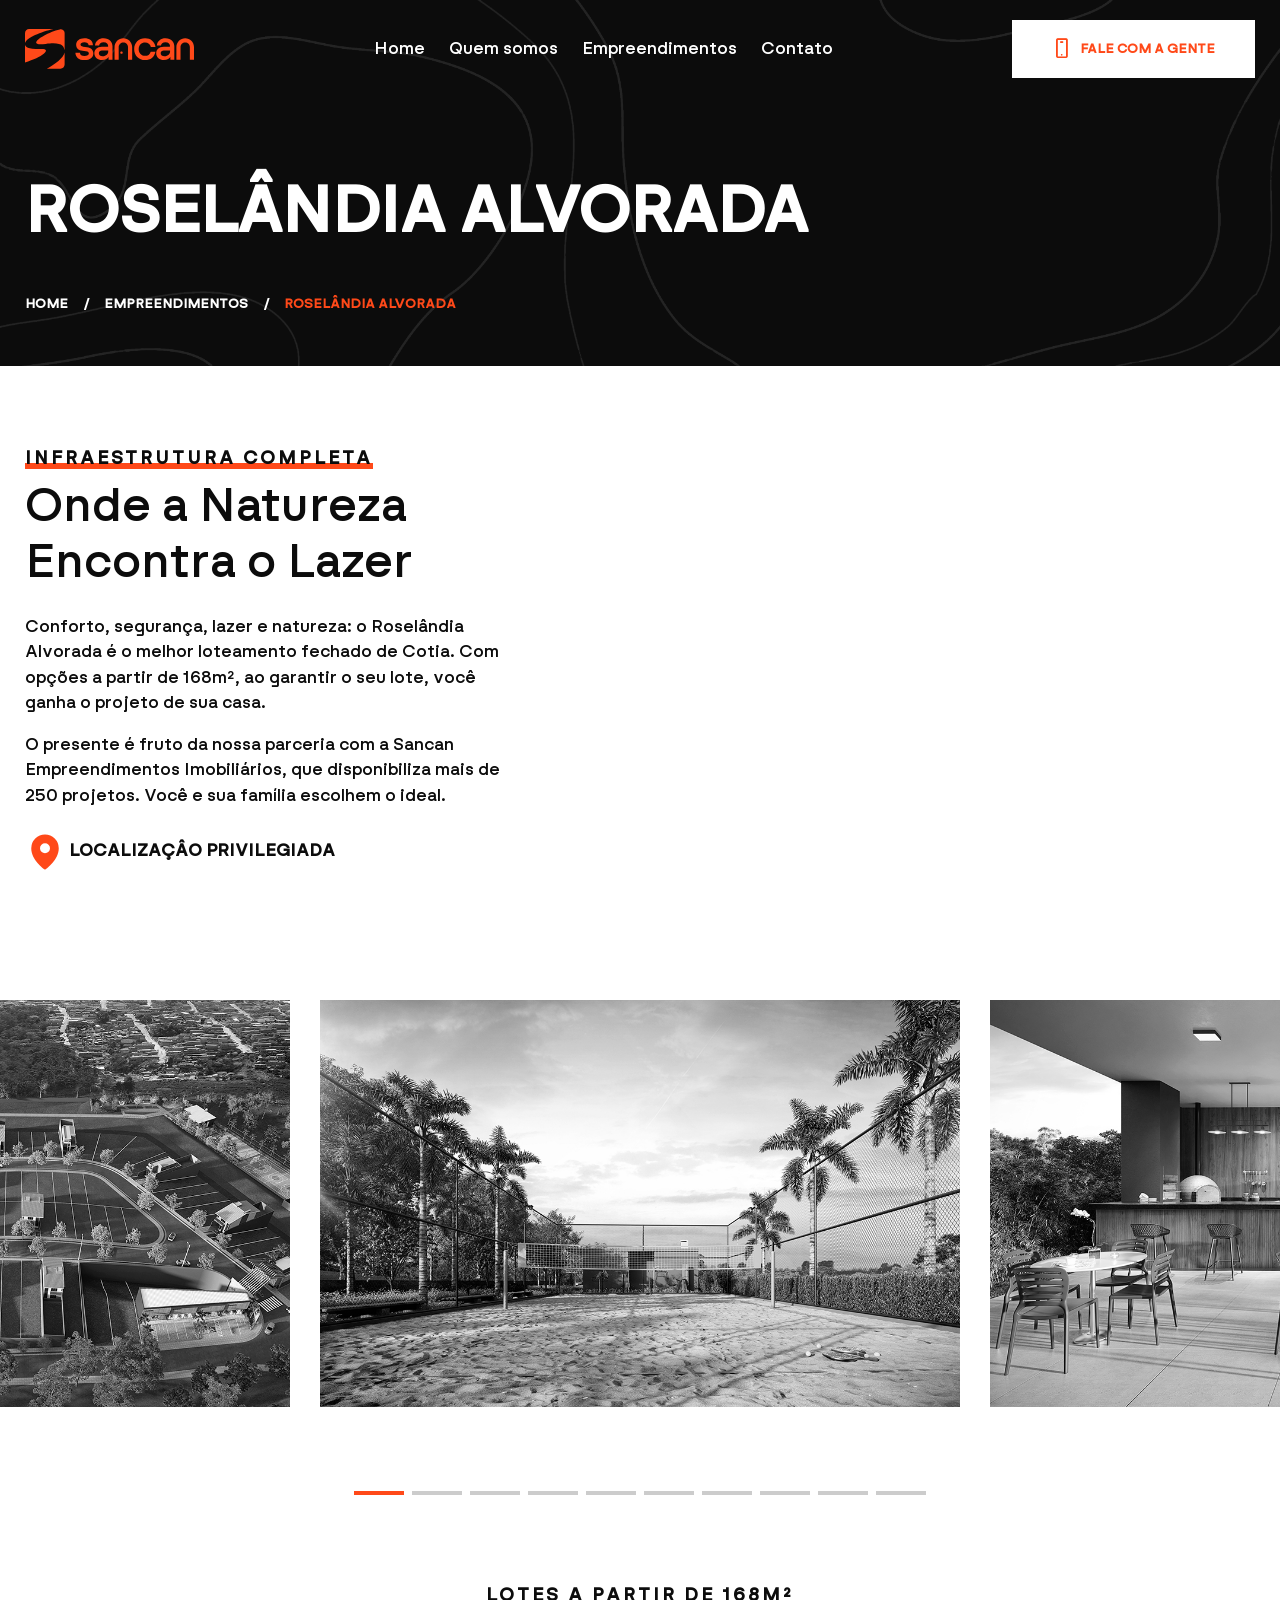
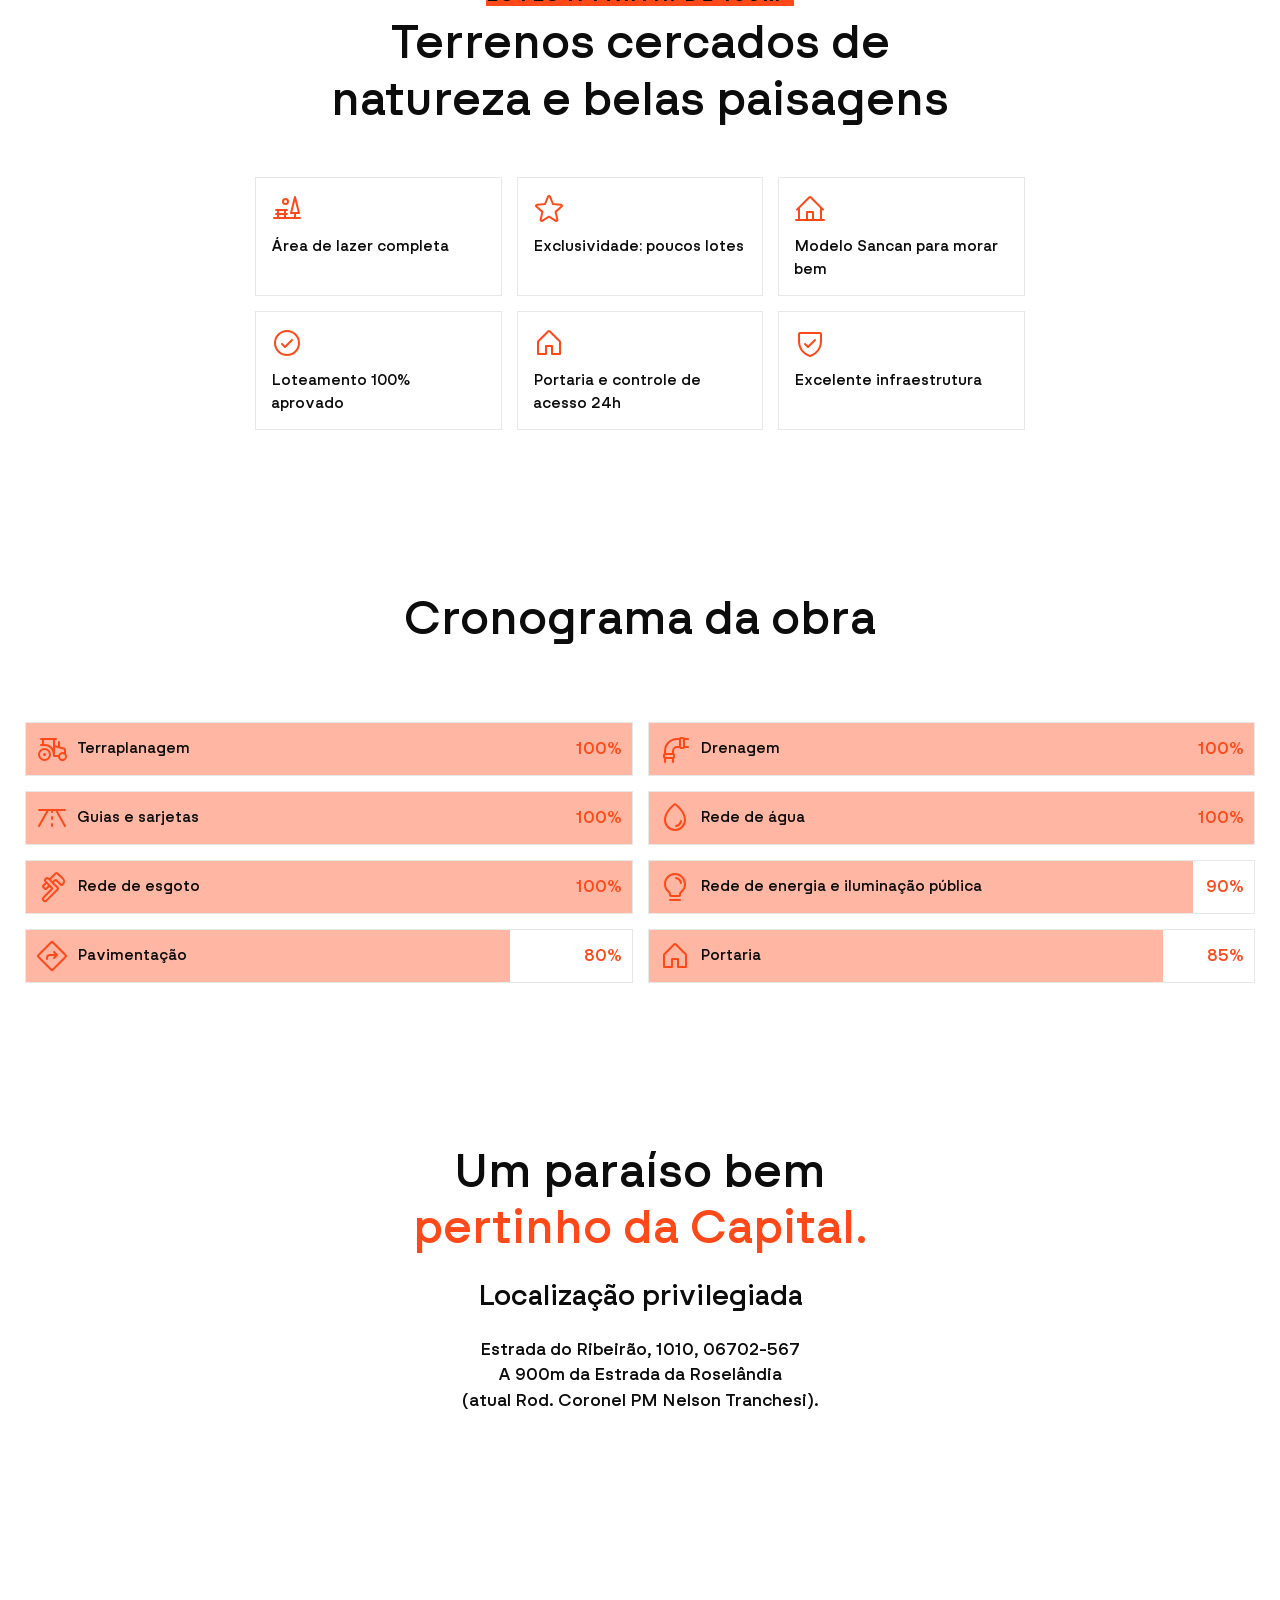
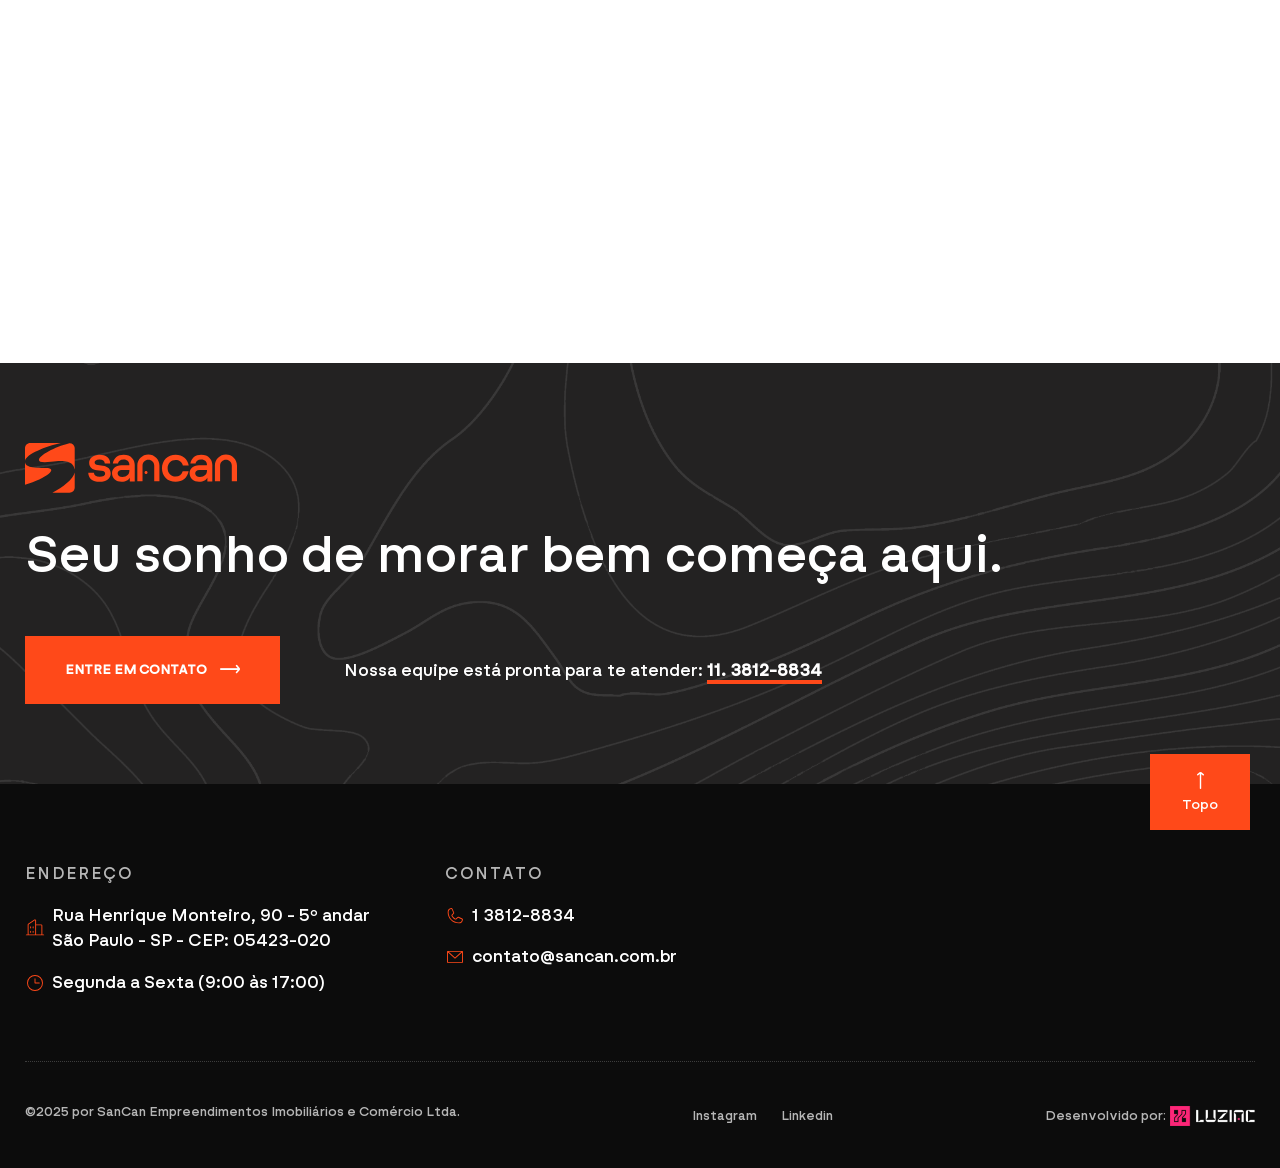
<file: roselandia-alvorada.html>
<!doctype html>
<html lang="en">
<head>
<meta charset="utf-8">
<meta name="viewport" content="width=device-width, initial-scale=1, shrink-to-fit=no">
<meta name="theme-color" content="#feed01"/>
<title>SANCAN | Roselândia Alvorada</title>
<meta name="author" content="Themezinho">
<meta name="description" content="For all kind of construction company website">
<meta name="keywords" content="consto, business, construction, company, industrial, building, projects, corporate, apartments, flat, condo, brick, website, design, animation, transition, themezinho">

<!-- SOCIAL MEDIA META -->
<meta property="og:description" content="Consto | Industrial Construction Company">
<meta property="og:image" content="http://www.themezinho.net/consto/preview.png">
<meta property="og:site_name" content="consto">
<meta property="og:title" content="consto">
<meta property="og:type" content="website">
<meta property="og:url" content="http://www.themezinho.net/consto">

<!-- TWITTER META -->
<meta name="twitter:card" content="summary">
<meta name="twitter:site" content="@consto">
<meta name="twitter:creator" content="@consto">
<meta name="twitter:title" content="consto">
<meta name="twitter:description" content="Consto | Industrial Construction Company">
<meta name="twitter:image" content="http://www.themezinho.net/consto/preview.png">

<!-- FAVICON FILES -->
<link href="ico/apple-touch-icon-144-precomposed.png" rel="apple-touch-icon" sizes="144x144">
<link href="ico/apple-touch-icon-114-precomposed.png" rel="apple-touch-icon" sizes="114x114">
<link href="ico/apple-touch-icon-72-precomposed.png" rel="apple-touch-icon" sizes="72x72">
<link href="ico/apple-touch-icon-57-precomposed.png" rel="apple-touch-icon">
<link href="ico/favicon.png" rel="shortcut icon">

<!-- CSS FILES -->
<link rel="stylesheet" href="css/lineicons.css">
<link rel="stylesheet" href="css/odometer.min.css">
<link rel="stylesheet" href="css/fancybox.min.css">
<link rel="stylesheet" href="css/swiper.min.css">
<link rel="stylesheet" href="css/bootstrap.min.css">
<link rel="stylesheet" href="css/style.css">
</head>
<body>
	<div class="first-transition"></div>
	<!-- end first-transition -->

	<div class="page-transition"></div>
	<!-- end page-transition -->

  <div class="search-box">
    <div class="inner">
      <form>
        <input type="search" placeholder="Tyhe here to search">
        <input type="submit" value="SEARCH">
      </form>
    </div>
  </div>
  <!-- end search-box -->
   
  <aside class="side-widget">
    <div class="inner">
      <div class="logo"> <a href="index.html"><img src="images/logo.svg" alt="Image"></a> </div>
      <!-- end logo -->
      <div class="show-mobile">
        <div class="site-menu">
          <ul>
            <li><a href="/">Home</a></li>
            <li><a href="./sobre.html">Quem somos</a></li>
            <li><a href="./empreendimentos.html">Empreendimentos</a></li>
            <li><a href="#">Contato</a></li>
          </ul>
        </div>
        <!-- end site-menu --> 
      </div>
      <!-- end show-mobile -->
    </div>
    <!-- end inner --> 
  </aside>
  <!-- end side-widget -->
  
  <nav class="navbar">
    <div class="container">
      <div class="logo"> <a href="index.html"><img src="images/logo.svg" alt="Image"></a> </div>
      <!-- end logo -->
      <div class="site-menu">
        <ul>
          <li><a href="/">Home</a></li>
          <li><a href="./sobre.html">Quem somos</a></li>
          <li><a href="./empreendimentos.html">Empreendimentos</a></li>
          <li><a href="#">Contato</a></li>
        </ul>
      </div>
      <!-- end site-menu -->
  
      <a href="#sales-specialist-form" class="navbar-button" data-fancybox><i class="lni lni-mobile"></i> <span>FALE COM A GENTE</span></a> 
  
      <div class="hamburger">
        <div id="hamburger"> <span></span> <span></span> <span></span> </div>
        <div id="cross"> <span></span> <span></span> </div>
      </div>
      <!-- end hamburger --> 
    </div>
    <!-- end container --> 
  </nav>
  <!-- end navbar -->

  <header class="page-header">
    <div class="container">
      <h1 class="mb-5">ROSELÂNDIA ALVORADA</h1>
      <ul>
        <li><a href="/">HOME</a></li>
        <li><a href="./empreendimentos.html">EMPREENDIMENTOS</a></li>
        <li>ROSELÂNDIA ALVORADA</li>
      </ul>
    </div>
    <!-- end container --> 
  </header>
  <!-- end page-header -->

  <section class="content-section no-bottom-spacing">
    <div class="container">
      <div class="row">
        <div class="col-lg-5 mb-5">
          <div class="section-title text-left mb-4">
              <h6 class="text-uppercase">Infraestrutura completa</h6>
              <h2>Onde a Natureza Encontra o Lazer</h2>
          </div>
          <!-- end section-title --> 

          <p>
            Conforto, segurança, lazer e natureza: o Roselândia Alvorada é o melhor loteamento fechado de Cotia. Com opções a partir de 168m², ao garantir o seu lote, você ganha o projeto de sua casa.
          </p>

          <p class="mb-4">
            O presente é fruto da nossa parceria com a Sancan Empreendimentos Imobiliários, que disponibiliza mais de 250 projetos. Você e sua família escolhem o ideal.
          </p>

          <svg xmlns="http://www.w3.org/2000/svg" width="40" height="40" fill="#FF4919" viewBox="0 0 256 256">
            <path d="M128,16a88.1,88.1,0,0,0-88,88c0,75.3,80,132.17,83.41,134.55a8,8,0,0,0,9.18,0C136,236.17,216,179.3,216,104A88.1,88.1,0,0,0,128,16Zm0,56a32,32,0,1,1-32,32A32,32,0,0,1,128,72Z"></path>
          </svg>
          <b>LOCALIZAÇÂO PRIVILEGIADA</b>
        </div>
        <!-- end col-7 -->
        <div class="col-lg-6 offset-lg-1">
          <iframe width="100%" height="315" src="https://www.youtube.com/embed/6_SqKsfMKHw?si=mdwcFbv_fwVdfDUP" title="YouTube video player" frameborder="0" allow="accelerometer; autoplay; clipboard-write; encrypted-media; gyroscope; picture-in-picture; web-share" referrerpolicy="strict-origin-when-cross-origin" allowfullscreen></iframe>
        </div>
        <!-- end col-5 -->
      </div>
      <!-- end row --> 
    </div>
    <!-- end container --> 
  </section>
  <!-- end content-section -->

  <section class="content-section no-bottom-spacing">
    <div class="swiper-container project-slider">
      <div class="swiper-wrapper">
        <div class="swiper-slide">
          <figure class="project-box"> 
            <a href="#">
              <img src="./images/roselandia-alvorada/image-1.webp" alt="Image">
            </a>          
          </figure>
        </div>
        <!-- end swiper-slide -->
        <div class="swiper-slide">
          <figure class="project-box"> 
            <a href="#">
              <img src="./images/roselandia-alvorada/image-2.webp" alt="Image">
            </a>          
          </figure>
        </div>
        <!-- end swiper-slide -->
        <div class="swiper-slide">
          <figure class="project-box"> 
            <a href="#">
              <img src="./images/roselandia-alvorada/image-3.webp" alt="Image">
            </a>          
          </figure>
        </div>
        <!-- end swiper-slide --> 
        <div class="swiper-slide">
          <figure class="project-box"> 
            <a href="#">
              <img src="./images/roselandia-alvorada/image-4.webp" alt="Image">
            </a>          
          </figure>
        </div>
        <!-- end swiper-slide --> 
        <div class="swiper-slide">
          <figure class="project-box"> 
            <a href="#">
              <img src="./images/roselandia-alvorada/image-5.webp" alt="Image">
            </a>          
          </figure>
        </div>
        <!-- end swiper-slide --> 
        <div class="swiper-slide">
          <figure class="project-box"> 
            <a href="#">
              <img src="./images/roselandia-alvorada/image-6.webp" alt="Image">
            </a>          
          </figure>
        </div>
        <!-- end swiper-slide --> 
        <div class="swiper-slide">
          <figure class="project-box"> 
            <a href="#">
              <img src="./images/roselandia-alvorada/image-7.webp" alt="Image">
            </a>          
          </figure>
        </div>
        <!-- end swiper-slide --> 
        <div class="swiper-slide">
          <figure class="project-box"> 
            <a href="#">
              <img src="./images/roselandia-alvorada/image-8.webp" alt="Image">
            </a>          
          </figure>
        </div>
        <!-- end swiper-slide --> 
        <div class="swiper-slide">
          <figure class="project-box"> 
            <a href="#">
              <img src="./images/roselandia-alvorada/image-9.webp" alt="Image">
            </a>          
          </figure>
        </div>
        <!-- end swiper-slide --> 
        <div class="swiper-slide">
          <figure class="project-box"> 
            <a href="#">
              <img src="./images/roselandia-alvorada/image-10.webp" alt="Image">
            </a>          
          </figure>
        </div>
        <!-- end swiper-slide --> 
      </div>
      <!-- Add Pagination -->
      <div class="swiper-pagination"></div>
    </div>
    <!-- end project-slider --> 
  </section>
  <!-- end content-section -->

  <section class="content-section">
    <div class="container">
      <div class="row">
        <div class="col-12">
          <div class="section-title">
              <h6 class="text-uppercase">Lotes a partir de 168m²</h6>
              <h2>Terrenos cercados de <br />natureza e belas paisagens</h2>
          </div>
          <!-- end section-title --> 

          <ul class="icons-list columns-3" style="max-width: 770px;">
            <li>
              <svg xmlns="http://www.w3.org/2000/svg" width="32" height="32" fill="#FF4919" viewBox="0 0 256 256"><path d="M232,192H200V168h24a8,8,0,0,0,7.76-9.94l-32-128a8,8,0,0,0-15.52,0l-32,128A8,8,0,0,0,160,168h24v24H120V176h8a8,8,0,0,0,0-16h-8V144h8a8,8,0,0,0,0-16H40a8,8,0,0,0,0,16h8v16H40a8,8,0,0,0,0,16h8v16H24a8,8,0,0,0,0,16H232a8,8,0,0,0,0-16ZM192,65l21.75,87h-43.5ZM64,144h40v16H64Zm0,32h40v16H64Zm52-80A28,28,0,1,0,88,68,28,28,0,0,0,116,96Zm0-40a12,12,0,1,1-12,12A12,12,0,0,1,116,56Z"></path></svg>
              <span>Área de lazer completa</span>
            </li>
            <li>
              <svg xmlns="http://www.w3.org/2000/svg" width="32" height="32" fill="#FF4919" viewBox="0 0 256 256"><path d="M239.18,97.26A16.38,16.38,0,0,0,224.92,86l-59-4.76L143.14,26.15a16.36,16.36,0,0,0-30.27,0L90.11,81.23,31.08,86a16.46,16.46,0,0,0-9.37,28.86l45,38.83L53,211.75a16.38,16.38,0,0,0,24.5,17.82L128,198.49l50.53,31.08A16.4,16.4,0,0,0,203,211.75l-13.76-58.07,45-38.83A16.43,16.43,0,0,0,239.18,97.26Zm-15.34,5.47-48.7,42a8,8,0,0,0-2.56,7.91l14.88,62.8a.37.37,0,0,1-.17.48c-.18.14-.23.11-.38,0l-54.72-33.65a8,8,0,0,0-8.38,0L69.09,215.94c-.15.09-.19.12-.38,0a.37.37,0,0,1-.17-.48l14.88-62.8a8,8,0,0,0-2.56-7.91l-48.7-42c-.12-.1-.23-.19-.13-.5s.18-.27.33-.29l63.92-5.16A8,8,0,0,0,103,91.86l24.62-59.61c.08-.17.11-.25.35-.25s.27.08.35.25L153,91.86a8,8,0,0,0,6.75,4.92l63.92,5.16c.15,0,.24,0,.33.29S224,102.63,223.84,102.73Z"></path></svg>
              <span>Exclusividade: poucos lotes</span>
            </li>
            <li>
              <svg xmlns="http://www.w3.org/2000/svg" width="32" height="32" fill="#FF4919" viewBox="0 0 256 256"><path d="M240,208H224V136l2.34,2.34A8,8,0,0,0,237.66,127L139.31,28.68a16,16,0,0,0-22.62,0L18.34,127a8,8,0,0,0,11.32,11.31L32,136v72H16a8,8,0,0,0,0,16H240a8,8,0,0,0,0-16ZM48,120l80-80,80,80v88H160V152a8,8,0,0,0-8-8H104a8,8,0,0,0-8,8v56H48Zm96,88H112V160h32Z"></path></svg>
              <span>Modelo Sancan para morar bem</span>
            </li>
            <li>
              <svg xmlns="http://www.w3.org/2000/svg" width="32" height="32" fill="#FF4919" viewBox="0 0 256 256"><path d="M173.66,98.34a8,8,0,0,1,0,11.32l-56,56a8,8,0,0,1-11.32,0l-24-24a8,8,0,0,1,11.32-11.32L112,148.69l50.34-50.35A8,8,0,0,1,173.66,98.34ZM232,128A104,104,0,1,1,128,24,104.11,104.11,0,0,1,232,128Zm-16,0a88,88,0,1,0-88,88A88.1,88.1,0,0,0,216,128Z"></path></svg>
              <span>Loteamento 100% aprovado</span>
            </li>
            <li>
              <svg xmlns="http://www.w3.org/2000/svg" width="32" height="32" fill="#FF4919" viewBox="0 0 256 256"><path d="M219.31,108.68l-80-80a16,16,0,0,0-22.62,0l-80,80A15.87,15.87,0,0,0,32,120v96a8,8,0,0,0,8,8h64a8,8,0,0,0,8-8V160h32v56a8,8,0,0,0,8,8h64a8,8,0,0,0,8-8V120A15.87,15.87,0,0,0,219.31,108.68ZM208,208H160V152a8,8,0,0,0-8-8H104a8,8,0,0,0-8,8v56H48V120l80-80,80,80Z"></path></svg>
              <span>Portaria e controle de acesso 24h</span>
            </li>
            <li>
              <svg xmlns="http://www.w3.org/2000/svg" width="32" height="32" fill="#FF4919" viewBox="0 0 256 256"><path d="M208,40H48A16,16,0,0,0,32,56v56c0,52.72,25.52,84.67,46.93,102.19,23.06,18.86,46,25.26,47,25.53a8,8,0,0,0,4.2,0c1-.27,23.91-6.67,47-25.53C198.48,196.67,224,164.72,224,112V56A16,16,0,0,0,208,40Zm0,72c0,37.07-13.66,67.16-40.6,89.42A129.3,129.3,0,0,1,128,223.62a128.25,128.25,0,0,1-38.92-21.81C61.82,179.51,48,149.3,48,112l0-56,160,0ZM82.34,141.66a8,8,0,0,1,11.32-11.32L112,148.69l50.34-50.35a8,8,0,0,1,11.32,11.32l-56,56a8,8,0,0,1-11.32,0Z"></path></svg>
              <span>Excelente infraestrutura</span>
            </li>
          </ul>
        </div>
        <!-- end col-12 -->
      </div>
      <!-- end row --> 
    </div>
    <!-- end container --> 
  </section>
  <!-- end content-section -->

  <section class="content-section icons-section">
    <div class="container">
      <div class="row">
        <div class="col-12">
          <div class="section-title">
            <h2>Cronograma da obra</h2>
          </div>
          <!-- end section-title --> 
        </div>
        <!-- end col-12 -->
        <div class="col-12">
          <ul class="percent-list columns-2">
            <li>
              <div class="percentage" style="width: 100%;"></div>
              <svg xmlns="http://www.w3.org/2000/svg" width="32" height="32" fill="#FF4919" viewBox="0 0 256 256"><path d="M240,165.41V134a15.89,15.89,0,0,0-11.4-15.32l-.21-.06L192,108.71V72a8,8,0,0,0-16,0v32.38l-24-6.5V56h8a8,8,0,0,0,0-16H40a8,8,0,0,0,0,16h8V88H40a8,8,0,0,0,0,16H68a68.07,68.07,0,0,1,68,68v12a8,8,0,0,0,8,8h32.23A36,36,0,1,0,240,165.41ZM68,88H64V56h72v66.77A83.92,83.92,0,0,0,68,88Zm84,26.45L224,134v20.1A36,36,0,0,0,178.06,176H152ZM212,208a20,20,0,1,1,20-20A20,20,0,0,1,212,208ZM68,120a52,52,0,1,0,52,52A52.06,52.06,0,0,0,68,120Zm0,88a36,36,0,1,1,36-36A36,36,0,0,1,68,208Zm12-36a12,12,0,1,1-12-12A12,12,0,0,1,80,172Z"></path></svg>
              <span>Terraplanagem</span>
              <span>100%</span>
            </li>
            <li>
              <div class="percentage" style="width: 100%;"></div>
              <svg xmlns="http://www.w3.org/2000/svg" width="32" height="32" fill="#FF4919" viewBox="0 0 256 256"><path d="M232,104H208V56h24a8,8,0,0,0,0-16H205.83A16,16,0,0,0,192,32H176a16,16,0,0,0-13.83,8H144A104.11,104.11,0,0,0,40,144v18.16A16,16,0,0,0,32,176v16a16,16,0,0,0,8,13.84V232a8,8,0,0,0,16,0V208h48v24a8,8,0,0,0,16,0V205.84A16,16,0,0,0,128,192V176a16,16,0,0,0-8-13.84V144a24,24,0,0,1,24-24h18.17A16,16,0,0,0,176,128h16a16,16,0,0,0,13.83-8H232a8,8,0,0,0,0-16ZM112,176v16H48V176Zm-8-32v16H56V144a88.1,88.1,0,0,1,88-88h16v48H144A40,40,0,0,0,104,144Zm72-32V48h16v63.8c0,.07,0,.13,0,.2Z"></path></svg>
              <span>Drenagem</span>
              <span>100%</span>
            </li>
            <li>
              <div class="percentage" style="width: 100%;"></div>
              <svg xmlns="http://www.w3.org/2000/svg" width="32" height="32" fill="#FF4919" viewBox="0 0 256 256"><path d="M235.92,199A8,8,0,0,1,225,195.92L155.32,72H136v8a8,8,0,0,1-16,0V72H100.68L31,195.92A8,8,0,0,1,17,188.08L82.32,72H24a8,8,0,0,1,0-16H232a8,8,0,0,1,0,16H173.68L239,188.08A8,8,0,0,1,235.92,199ZM128,112a8,8,0,0,0-8,8v16a8,8,0,0,0,16,0V120A8,8,0,0,0,128,112Zm0,56a8,8,0,0,0-8,8v16a8,8,0,0,0,16,0V176A8,8,0,0,0,128,168Z"></path></svg>
              <span>Guias e sarjetas</span>
              <span>100%</span>
            </li>
            <li>
              <div class="percentage" style="width: 100%;"></div>
              <svg xmlns="http://www.w3.org/2000/svg" width="32" height="32" fill="#FF4919" viewBox="0 0 256 256"><path d="M174,47.75a254.19,254.19,0,0,0-41.45-38.3,8,8,0,0,0-9.18,0A254.19,254.19,0,0,0,82,47.75C54.51,79.32,40,112.6,40,144a88,88,0,0,0,176,0C216,112.6,201.49,79.32,174,47.75ZM128,216a72.08,72.08,0,0,1-72-72c0-57.23,55.47-105,72-118,16.53,13,72,60.75,72,118A72.08,72.08,0,0,1,128,216Zm55.89-62.66a57.6,57.6,0,0,1-46.56,46.55A8.75,8.75,0,0,1,136,200a8,8,0,0,1-1.32-15.89c16.57-2.79,30.63-16.85,33.44-33.45a8,8,0,0,1,15.78,2.68Z"></path></svg>
              <span>Rede de água</span>
              <span>100%</span>
            </li>
            <li>
              <div class="percentage" style="width: 100%;"></div>
              <svg xmlns="http://www.w3.org/2000/svg" width="32" height="32" fill="#FF4919" viewBox="0 0 256 256"><path d="M220.28,55l-.17-.17-44.9-42.28a16,16,0,0,0-22.5.08L108.17,56.87l-1.54-1.56A25,25,0,0,0,71.27,90.58l1.46,1.48L52.69,112a16,16,0,0,0,0,22.63l12.68,12.68a16,16,0,0,0,22.59,0l19.93-19.65L120,140h0l0,0L55.31,205.37a25,25,0,1,0,35.34,35.29l88.67-89.35a16,16,0,0,0,0-22.6L143.63,92.66,156.56,80l.1.09L194,115.4a16,16,0,0,0,22.53-.09l3.71-3.71a40,40,0,0,0,0-56.57ZM76.69,136,64,123.33l20-19.88,12.69,12.86Zm2.62,93.37a9,9,0,1,1-12.65-12.71l64.67-65.37a16,16,0,0,0,0-22.57L82.63,79.31A9,9,0,0,1,95.29,66.6L168,140ZM209,100.28,205.25,104a1.21,1.21,0,0,0-.16-.16L167.69,68.5a16.05,16.05,0,0,0-22.39.12L132.37,81.29,119.43,68.23,164,24l.17.16,44.88,42.26a24,24,0,0,1-.08,33.86Z"></path></svg>
              <span>Rede de esgoto</span>
              <span>100%</span>
            </li>
            <li>
              <div class="percentage" style="width: 90%;"></div>
              <svg xmlns="http://www.w3.org/2000/svg" width="32" height="32" fill="#FF4919" viewBox="0 0 256 256"><path d="M176,232a8,8,0,0,1-8,8H88a8,8,0,0,1,0-16h80A8,8,0,0,1,176,232Zm40-128a87.55,87.55,0,0,1-33.64,69.21A16.24,16.24,0,0,0,176,186v6a16,16,0,0,1-16,16H96a16,16,0,0,1-16-16v-6a16,16,0,0,0-6.23-12.66A87.59,87.59,0,0,1,40,104.49C39.74,56.83,78.26,17.14,125.88,16A88,88,0,0,1,216,104Zm-16,0a72,72,0,0,0-73.74-72c-39,.92-70.47,33.39-70.26,72.39a71.65,71.65,0,0,0,27.64,56.3A32,32,0,0,1,96,186v6h64v-6a32.15,32.15,0,0,1,12.47-25.35A71.65,71.65,0,0,0,200,104Zm-16.11-9.34a57.6,57.6,0,0,0-46.56-46.55,8,8,0,0,0-2.66,15.78c16.57,2.79,30.63,16.85,33.44,33.45A8,8,0,0,0,176,104a9,9,0,0,0,1.35-.11A8,8,0,0,0,183.89,94.66Z"></path></svg>
              <span>Rede de energia e iluminação pública</span>
              <span>90%</span>
            </li>
            <li>
              <div class="percentage" style="width: 80%;"></div>
              <svg xmlns="http://www.w3.org/2000/svg" width="32" height="32" fill="#FF4919" viewBox="0 0 256 256"><path d="M243.15,116.29,139.71,12.85a16.56,16.56,0,0,0-23.42,0L12.85,116.29a16.56,16.56,0,0,0,0,23.42L116.29,243.15h0a16.56,16.56,0,0,0,23.42,0L243.15,139.71a16.56,16.56,0,0,0,0-23.42Zm-11.31,12.1L128.4,231.84a.58.58,0,0,1-.8,0h0L24.16,128.39a.56.56,0,0,1,0-.78L127.6,24.16a.58.58,0,0,1,.8,0L231.84,127.61a.56.56,0,0,1,0,.78Zm-58.18-14a8,8,0,0,1,0,11.32l-24,24a8,8,0,0,1-11.32-11.32L148.69,128H112a16,16,0,0,0-16,16v8a8,8,0,0,1-16,0v-8a32,32,0,0,1,32-32h36.69l-10.35-10.34a8,8,0,0,1,11.32-11.32Z"></path></svg>
              <span>Pavimentação</span>
              <span>80%</span>
            </li>
            <li>
              <div class="percentage" style="width: 85%;"></div>
              <svg xmlns="http://www.w3.org/2000/svg" width="32" height="32" fill="#FF4919" viewBox="0 0 256 256"><path d="M219.31,108.68l-80-80a16,16,0,0,0-22.62,0l-80,80A15.87,15.87,0,0,0,32,120v96a8,8,0,0,0,8,8h64a8,8,0,0,0,8-8V160h32v56a8,8,0,0,0,8,8h64a8,8,0,0,0,8-8V120A15.87,15.87,0,0,0,219.31,108.68ZM208,208H160V152a8,8,0,0,0-8-8H104a8,8,0,0,0-8,8v56H48V120l80-80,80,80Z"></path></svg>
              <span>Portaria</span>
              <span>85%</span>
            </li>
          </ul>
        </div>
        <!-- end col-12 -->
      </div>
    </div>
  </section>   

  <section class="content-section no-bottom-spacing">
    <div class="container-fluid">
      <div class="row">
        <div class="col-12">
          <div class="section-title">
            <h2 class="mb-4">Um paraíso bem <br /><span class="primary-color">pertinho da Capital.</span></h2>
            <h3 class="mb-4">Localização privilegiada</h3>
            <p>
              Estrada do Ribeirão, 1010, 06702-567<br /> 
              <span class="text-small">A 900m da Estrada da Roselândia<br />(atual Rod. Coronel PM Nelson Tranchesi).</span>
            </p>
          </div>
          <!-- end section-title --> 
        </div>
        <!-- end col-12 -->
        <div class="col-12">
          <div class="row">
            <div style="overflow:hidden;max-width:100%;width:100%;height:500px;"><div id="google-maps-display" style="height:100%; width:100%;max-width:100%;"><iframe style="height:100%;width:100%;border:0;" frameborder="0" src="https://www.google.com/maps/embed/v1/place?q=Estrada+Ribeirão,+1010+-+Chácara+Roselândia,+Cotia+-+SP,+06702-567,+Brasil&key=AIzaSyBFw0Qbyq9zTFTd-tUY6dZWTgaQzuU17R8"></iframe></div><a class="our-googlemap-code" href="https://www.bootstrapskins.com/themes" id="authorize-map-data">premium bootstrap themes</a><style>#google-maps-display img{max-width:none!important;background:none!important;font-size: inherit;font-weight:inherit;}</style></div>
          </div>
        </div>
      </div>
    </div>
  </section>

  <section class="footer-bar">
    <div class="container">
      <div class="row">
        <div class="col-12">
          <figure class="logo"> <img src="images/logo.svg" alt="Image"> </figure>
          <h2>Seu sonho de morar bem começa aqui.</b></h2>
          <a href="#sales-specialist-form" class="button" data-fancybox>ENTRE EM CONTATO <i class="lni lni-arrow-right"></i></a>
          <div class="sales-representive">
            Nossa equipe está pronta para te atender: <b>11. 3812-8834</b></div>
          <!-- end sales-representive --> 
        </div>
        <!-- end col-12  --> 
      </div>
      <!-- end row --> 
    </div>
    <!-- end container --> 
  </section>
  <!-- end footer-bar -->
    
  <footer class="footer">
    <div class="container">
      <div class="row">
        <div class="col-lg-4 col-md-6">
          <h6 class="widget-title">ENDEREÇO</h6>
          <address>
            <p>
              <svg xmlns="http://www.w3.org/2000/svg" width="20" height="20" fill="#FF4919" viewBox="0 0 256 256"><path d="M240,210H222V96a14,14,0,0,0-14-14H142V32a14,14,0,0,0-21.77-11.64l-80,53.33A14,14,0,0,0,34,85.34V210H16a6,6,0,0,0,0,12H240a6,6,0,0,0,0-12ZM208,94a2,2,0,0,1,2,2V210H142V94ZM46,85.34a2,2,0,0,1,.89-1.66l80-53.34A2,2,0,0,1,130,32V210H46ZM110,112v16a6,6,0,0,1-12,0V112a6,6,0,0,1,12,0Zm-32,0v16a6,6,0,0,1-12,0V112a6,6,0,0,1,12,0Zm0,56v16a6,6,0,0,1-12,0V168a6,6,0,0,1,12,0Zm32,0v16a6,6,0,0,1-12,0V168a6,6,0,0,1,12,0Z"></path></svg>
              <span>
                Rua Henrique Monteiro, 90 - 5º andar<br />
                São Paulo - SP - CEP: 05423-020
              </span>
            </p>
            <p>
              <svg xmlns="http://www.w3.org/2000/svg" width="20" height="20" fill="#FF4919" viewBox="0 0 256 256"><path d="M128,26A102,102,0,1,0,230,128,102.12,102.12,0,0,0,128,26Zm0,192a90,90,0,1,1,90-90A90.1,90.1,0,0,1,128,218Zm62-90a6,6,0,0,1-6,6H128a6,6,0,0,1-6-6V72a6,6,0,0,1,12,0v50h50A6,6,0,0,1,190,128Z"></path></svg>
              <span>Segunda a Sexta (9:00 às 17:00)</span>
            </p>
          </address>
        </div>
        <!-- end col-4 -->
        <div class="col-lg-4 col-md-6">
          <h6 class="widget-title">CONTATO</h6>
          <p>
            <svg xmlns="http://www.w3.org/2000/svg" width="20" height="20" fill="#FF4919" viewBox="0 0 256 256"><path d="M221.59,160.3l-47.24-21.17a14,14,0,0,0-13.28,1.22,4.81,4.81,0,0,0-.56.42l-24.69,21a1.88,1.88,0,0,1-1.68.06c-15.87-7.66-32.31-24-40-39.65a1.91,1.91,0,0,1,0-1.68l21.07-25a6.13,6.13,0,0,0,.42-.58,14,14,0,0,0,1.12-13.27L95.73,34.49a14,14,0,0,0-14.56-8.38A54.24,54.24,0,0,0,34,80c0,78.3,63.7,142,142,142a54.25,54.25,0,0,0,53.89-47.17A14,14,0,0,0,221.59,160.3ZM176,210C104.32,210,46,151.68,46,80A42.23,42.23,0,0,1,82.67,38h.23a2,2,0,0,1,1.84,1.31l21.1,47.11a2,2,0,0,1,0,1.67L84.73,113.15a4.73,4.73,0,0,0-.43.57,14,14,0,0,0-.91,13.73c8.87,18.16,27.17,36.32,45.53,45.19a14,14,0,0,0,13.77-1c.19-.13.38-.27.56-.42l24.68-21a1.92,1.92,0,0,1,1.6-.1l47.25,21.17a2,2,0,0,1,1.21,2A42.24,42.24,0,0,1,176,210Z"></path></svg>
            <span>1 3812-8834</span>
          </p>
          <p>
            <svg xmlns="http://www.w3.org/2000/svg" width="20" height="20" fill="#FF4919" viewBox="0 0 256 256"><path d="M224,50H32a6,6,0,0,0-6,6V192a14,14,0,0,0,14,14H216a14,14,0,0,0,14-14V56A6,6,0,0,0,224,50ZM208.58,62,128,135.86,47.42,62ZM216,194H40a2,2,0,0,1-2-2V69.64l86,78.78a6,6,0,0,0,8.1,0L218,69.64V192A2,2,0,0,1,216,194Z"></path></svg>
            <span>contato@sancan.com.br</span>
          </p>
  
        </div>
        <!-- end col-4 -->
        <div class="col-12">
          <div class="footer-bottom"> 
            <span>©2025 por SanCan Empreendimentos Imobiliários e Comércio Ltda.</span>
  
            <ul>
              <li><a href="https://www.instagram.com/sancanempreendimentos/" target="_blank">Instagram</a></li>
              <li><a href="https://www.linkedin.com/company/100042036/admin/feed/posts/?feedType=following" target="_blank">Linkedin</a></li>
            </ul>
  
            <div class="by">
              <span>Desenvolvido por:</span>
              <a href="https://www.luziac.com.br/" title="Luziac" target="_blank">
                <img src="images/luziac-footer.webp" alt="Luziac" width="85" height="20">
              </a>
            </div>
          </div>
          <!-- end footer-bottom --> 
        </div>
        <!-- end col-12  --> 
      </div>
      <!-- end row --> 
    </div>
    <!-- end container --> 
    <a href="#" class="scroll-top"><i class="lni lni-arrow-up"></i> <small>Topo</small> </a> 
    <!-- end scroll-top --> 
  </footer>
  <!-- end footer -->
  
  <div id="sales-specialist-form">
    <form>
      <div class="form-group"> <span>Nome</span>
        <input type="text">
      </div>
      <!-- end form-group -->
      <div class="form-group"> <span>Sobrenome</span>
        <input type="text">
      </div>
      <!-- end form-group -->
      <div class="form-group"> <span>Seu melhor E-mail</span>
        <input type="email">
      </div>
      <!-- end form-group -->
      <div class="form-group">
        <input type="submit" value="ENVIAR">
      </div>
      <!-- end form-group -->
    </form>
  </div>
  <!-- end sales-specialist-form --> 
  
  <!-- JS FILES --> 
  <script src="js/jquery.min.js"></script> 
  <script src="js/bootstrap.min.js"></script> 
  <script src="js/swiper.min.js"></script> 
  <script src="js/fancybox.min.js"></script> 
  <script src="js/odometer.min.js"></script> 
  <script src="js/isotope.min.js"></script> 
  <script src="js/scripts.js"></script>
</body>
</html>
</file>
<file: css/style.css>
/*

@Author: Themezinho
@URL: http://www.themezinho.net

This file contains the styling for the actual theme, this
is the file you need to edit to change the look of the
theme.


	// Table of contents //

		01. CUSTOM FONTS
		02. BODY
		03. HTML TAGS
		04. FORM ELEMENTS
		05. LINKS
		06. CUSTOM CLASSES
		07. SPACINGS
		08. CUSTOM CONTAINER
		09. ODOMETER
		10. SWIPER BULLETS
		11. HAMBURGER
		12. ACCORDION
		13. SEARCH BOX
		14. SIDE WIDGET
		15. CUSTOM BUTTON
		16. WHITE SPACES
		17. PAGE TRANSITION
		18. NAVBAR
		19. SLIDER
		20. PAGE HEADER
		21. CONTENT SECTION
		22. SECTION TITLE
		23. ICON CONTENT
		24. SIDE IMAGE
		25. COUNTER BOX
		26. CONTACT FORM
		27. GOOGLE MAPS
		28. ISOTOPE FILTER
		29. PROJECTS
		30. PROJECT TEXT
		31. PROJECT SLIDER
		32. SECTOR BOX
		33. CALCULATOR
		34. STEP BOX
		35. INFO BOX DARK
		36. CTA YELLOW BOX
		37.SERVICE LIST BOX
		38.CUSTOM LIST
		39.CERTIFICATE
		40.OUR HISTORY
		41.CORE VALUES BOX
		42.DIRECTOR TEAM
		43.SALES TEAM
		44.TAB CONTENT
		45.VIDEO BOX
		46.TESTIMONIALS SLIDER
		47.LOGO ITEMS
		48.RECENT NEWS
		49.NEWS BOX
		50.SIDEBAR
		51.PAGINATION
		52.FOOTER
		53. RESPONSIVE MEDIUM FIXES
		54. RESPONSIVE TABLET FIXES
		55. RESPONSIVE MOBILE FIXES



*/
/* CUSTOM FONTS */
/* @font-face {
  font-family: "Museo Sans";
  src: url("../fonts/MuseoSans-300.eot");
  src: url("../fonts/MuseoSans-300.eot?#iefix") format("embedded-opentype"), url("../fonts/MuseoSans-300.woff2") format("woff2"), url("../fonts/MuseoSans-300.woff") format("woff"), url("../fonts/MuseoSans-300.ttf") format("truetype");
  font-weight: 400;
  font-style: normal;
  font-display: swap;
}
@font-face {
  font-family: "Museo Sans";
  src: url("../fonts/MuseoSans-700.eot");
  src: url("../fonts/MuseoSans-700.eot?#iefix") format("embedded-opentype"), url("../fonts/MuseoSans-700.woff2") format("woff2"), url("../fonts/MuseoSans-700.woff") format("woff"), url("../fonts/MuseoSans-700.ttf") format("truetype");
  font-weight: 600;
  font-style: normal;
  font-display: swap;
}
@font-face {
  font-family: "Museo Sans";
  src: url("../fonts/MuseoSans-900.eot");
  src: url("../fonts/MuseoSans-900.eot?#iefix") format("embedded-opentype"), url("../fonts/MuseoSans-900.woff2") format("woff2"), url("../fonts/MuseoSans-900.woff") format("woff"), url("../fonts/MuseoSans-900.ttf") format("truetype");
  font-weight: 800;
  font-style: normal;
  font-display: swap;
} */

@font-face {
  font-family: 'Swiza';
  src: url('../fonts/Swiza-Medium.woff2') format('woff2'),
      url('../fonts/Swiza-Medium.woff') format('woff');
  font-weight: 500;
  font-style: normal;
  font-display: swap;
}

* {
  outline: none !important;
}

body {
  margin: 0;
  padding: 0;
  /* font-family: "Museo Sans"; */
  font-family: 'Swiza';
  font-size: 17px;
  color: #0C0C0C;
  -webkit-font-smoothing: antialiased;
  text-rendering: optimizeLegibility;
  -moz-osx-font-smoothing: grayscale;
  overflow-x: hidden;
}

/* HTML TAGS */
img {
  max-width: 100%;
}

figure {
  margin-bottom: 20px;
}

/* FORM ELEMENTS */
input[type=text], input[type=email], input[type=search], input[type=password] {
  width: 420px;
  max-width: 100%;
  height: 68px;
  border: 2px solid #e8e8e8;
  padding: 0 30px;
}

input[type=submit], input[type=button], button[type=button], button[type=submit] {
  height: 68px;
  border: none;
  background: #FF4919;
  color: #0C0C0C;
  font-weight: 800;
  font-size: 13px;
  padding: 0 50px;
  letter-spacing: 1px;
}

textarea {
  width: 420px;
  max-width: 100%;
  height: 128px;
  border: 2px solid #e8e8e8;
  padding: 30px;
}

/* LINKS */
a {
  color: #0C0C0C;
}

a:hover {
  text-decoration: underline;
  color: #0C0C0C;
}

/* CUSTOM CLASSES */
.overflow {
  overflow: hidden;
}
.primary-color {
  color: #FF4919;
}
.bg-full {
  background-size: cover;
}

.icons-list {
  display: grid;
  gap: 15px;
  margin: 0 auto;
  padding: 0;
  margin-top: 23px;
  grid-template-columns: 1fr;
}
.icons-list li {
  display: flex;
  border: 1px solid #e8e8e8;
  gap: 10px;
  padding: 15px 15px;
  flex-direction: column;
  font-size: 15px;
  -webkit-transition: all 0.25s ease-in-out;
  -moz-transition: all 0.25s ease-in-out;
  -ms-transition: all 0.25s ease-in-out;
  -o-transition: all 0.25s ease-in-out;
  transition: all 0.25s ease-in-out;
}

.icons-list li:hover {
  background-color: #FF4919;
  color: #FFF;
}
.icons-list li:hover svg {
  fill: #FFF;
}

.items-list {
  display: grid;
  margin: 0;
  padding: 0;
  gap: 15px;
}

.items-list li {
  display: flex;
  border: 1px solid #e8e8e8;
  align-items: center;
  gap: 9px;
  padding: 10px 10px;
  font-size: 15px;
}

.items-list li svg {
  flex-shrink: 0;
}

.percent-list {
  display: grid;
  margin: 0;
  padding: 0;
  gap: 15px;
}

.percent-list li {
  display: flex;
  border: 1px solid #e8e8e8;
  align-items: center;
  gap: 9px;
  padding: 10px 10px;
  font-size: 15px;
  position: relative;
}

.percent-list li .percentage{
  position: absolute;
  height: 100%;
  left: 0;
  top: 0;
  background-color: #ffb7a3;
  z-index: -5;
}

.percent-list li span:last-child {
  margin-left: auto;
  color: #ff4919;
  font-size: 17px;
}
.percent-list li svg {
  flex-shrink: 0;
}

.columns-2 {
  grid-template-columns: 1fr 1fr;
}

.columns-3 {
  grid-template-columns: 1fr 1fr 1fr;
}

.columns-4 {
  grid-template-columns: 1fr 1fr 1fr 1fr;
}

.icons-section .section-title h2{
  margin-bottom: 75px;
}

.map-section .map-container{
  background-color: #e9ebdf;
}

/* SPACINGS */
.no-spacing {
  margin: 0 !important;
  padding: 0 !important;
}

.no-bottom-spacing {
  margin-bottom: 0 !important;
  padding-bottom: 0 !important;
}

/* CUSTOM CONTAINER */
@media (min-width: 1170px) {
  .container {
    max-width: 1100px;
  }
}
@media (min-width: 1280px) {
  .container {
    max-width: 1260px;
  }
}
/* ODOMETER */
.odometer-formatting-mark {
  display: none;
}

.odometer.odometer-auto-theme, .odometer.odometer-theme-car {
  padding: 0;
}

.odometer.odometer-auto-theme .odometer-digit, .odometer.odometer-theme-car .odometer-digit {
  padding: 0;
}

.odometer.odometer-auto-theme .odometer-digit .odometer-value, .odometer.odometer-theme-car .odometer-digit .odometer-value {
  text-indent: -5px;
}

.odometer.odometer-auto-theme .odometer-digit .odometer-digit-inner, .odometer.odometer-theme-car .odometer-digit .odometer-digit-inner {
  left: 0;
}

.odometer.odometer-auto-theme .odometer-digit .odometer-value, .odometer.odometer-theme-car .odometer-digit .odometer-value {
  text-indent: 0;
}

/* SWIPER BULLETS */
.swiper-pagination {
  width: 100%;
  display: block;
  position: relative;
  text-align: center;
}
.swiper-pagination .swiper-pagination-bullet {
  width: 50px;
  height: 4px;
  border-radius: 0 !important;
}
.swiper-pagination .swiper-pagination-bullet-active {
  background: #FF4919;
}

/* HAMBURGER */
.hamburger {
  width: 32px;
  height: 38px;
  position: relative;
  cursor: pointer;
  display: inline-block;
  padding-top: 3px;
}
.hamburger span {
  display: block;
  background: #fff;
}
.hamburger #hamburger {
  position: absolute;
  height: 100%;
  width: 100%;
}
.hamburger #hamburger span {
  width: 100%;
  height: 2px;
  position: relative;
  top: 0;
  left: 0;
  margin: 6px 0;
  transition: width ease 0.25s;
}
.hamburger #hamburger span:nth-child(1) {
  transition-delay: 0.5s;
  width: 100%;
}
.hamburger #hamburger span:nth-child(2) {
  transition-delay: 0.625s;
  width: 70%;
}
.hamburger #hamburger span:nth-child(3) {
  transition-delay: 0.75s;
  width: 100%;
  left: 0;
}
.hamburger #cross {
  position: absolute;
  height: 34px;
  width: 34px;
  transform: rotate(45deg);
  left: -2px;
  top: 2px;
}
.hamburger #cross span:nth-child(1) {
  height: 0%;
  width: 2px;
  position: absolute;
  top: 0;
  right: 16px;
  transition-delay: 0s;
  transition: height ease 0.25s;
}
.hamburger #cross span:nth-child(2) {
  width: 0%;
  height: 2px;
  position: absolute;
  left: 0;
  top: 16px;
  transition-delay: 0.25s;
  transition: width ease 0.25s;
}

.hamburger.open #hamburger span {
  width: 0%;
}
.hamburger.open #hamburger span:nth-child(1) {
  transition-delay: 0s;
}
.hamburger.open #hamburger span:nth-child(2) {
  transition-delay: 0.125s;
}
.hamburger.open #hamburger span:nth-child(3) {
  transition-delay: 0.25s;
}
.hamburger.open #cross span:nth-child(1) {
  height: 100%;
  transition-delay: 0.625s;
}
.hamburger.open #cross span:nth-child(2) {
  width: 100%;
  transition-delay: 0.375s;
}

/* ACCORDION */
.accordion {
  width: 100%;
  float: left;
  background: #fff;
  padding: 0;
  padding-right: 50px;
}
.accordion .card {
  background: none;
  border-radius: 0;
  border: none;
}
.accordion .card .card-header {
  background: none;
  padding: 0;
  border: none;
}
.accordion .card .card-header a {
  width: 100%;
  float: left;
  font-weight: 600;
  padding: 30px 0;
  color: #0C0C0C;
  font-weight: 600;
  border-bottom: 4px solid #eaebee;
  font-size: 19px;
}
.accordion .card .card-header a i {
  float: right;
}
.accordion .card .card-header a:hover {
  border-color: #FF4919;
  text-decoration: none;
}
.accordion .card .card-body {
  width: 100%;
  line-height: 26px;
  padding: 20px 0;
}
.accordion .card [aria-expanded=true] {
  border-color: #FF4919 !important;
}

/* SEARCH BOX */
.search-box {
  width: 100%;
  height: 100vh;
  display: flex;
  flex-wrap: wrap;
  align-items: center;
  justify-content: center;
  position: fixed;
  left: 0;
  top: 0;
  z-index: 3;
  background: #0C0C0C;
  -webkit-transition: all 0.3s ease;
  -moz-transition: all 0.3s ease;
  transition: all 0.3s ease;
  transition-duration: 500ms;
  -webkit-transition-duration: 500ms;
  transition-timing-function: cubic-bezier(0.86, 0, 0.07, 1);
  -webkit-transition-timing-function: cubic-bezier(0.86, 0, 0.07, 1);
  opacity: 0;
  visibility: hidden;
  color: #fff;
}
.search-box .inner {
  width: 50vw;
  max-width: 700px;
  margin: 0 auto;
  text-align: center;
}
.search-box .inner form {
  width: 100%;
  display: block;
}
.search-box .inner form input[type=search] {
  width: 100%;
  height: 70px;
  border: none;
  border-bottom: 4px solid #232222;
  background: none;
  font-size: 20px;
  margin-bottom: 30px;
  color: #fff;
}
.search-box .inner form input[type=submit] {
  height: 70px;
  background: #FF4919;
  border: none;
  font-weight: 600;
  padding: 0 60px;
}
.search-box.active {
  opacity: 1;
  visibility: visible;
}

/* SIDE WIDGET */
.side-widget {
  width: 400px;
  height: 100vh;
  max-width: 100%;
  display: flex;
  flex-wrap: wrap;
  align-items: center;
  position: fixed;
  left: -100%;
  top: 0;
  -webkit-transition: all 0.3s ease;
  -moz-transition: all 0.3s ease;
  transition: all 0.3s ease;
  transition-duration: 500ms;
  -webkit-transition-duration: 500ms;
  transition-timing-function: cubic-bezier(0.86, 0, 0.07, 1);
  -webkit-transition-timing-function: cubic-bezier(0.86, 0, 0.07, 1);
  background: #232222;
  background-image: url("../images/header-pattern.png");
  background-position: center;
  background-size: cover;
  z-index: 5;
  box-shadow: 0 0 60px #000;
  padding: 20px 30px;
  color: #fff;
}
.side-widget .inner {
  display: inline-block;
  overflow-y: auto;
}
.side-widget .logo {
  width: 100%;
  display: block;
  margin-bottom: 40px;
}
.side-widget .logo img {
  height: 40px;
}
.side-widget .show-mobile {
  display: none;
}
.side-widget .hide-mobile {
  display: block;
  overflow-x: hidden;
}
.side-widget .gallery {
  display: flex;
  flex-wrap: wrap;
  margin-left: -3px;
  margin-right: -3px;
}
.side-widget .gallery img {
  width: 50%;
  padding: 0 3px;
}
.side-widget p {
  width: 100%;
  display: block;
}
.side-widget .widget-title {
  width: 100%;
  display: block;
  font-weight: 600;
  color: #FF4919;
  font-size: 13px;
  margin-bottom: 10px;
  margin-top: 20px;
}
.side-widget .address {
  width: 100%;
  display: block;
  margin-top: 20px;
}
.side-widget .social-media {
  width: 100%;
  display: block;
  margin: 0;
  padding: 0;
}
.side-widget .social-media li {
  display: inline-block;
  margin-right: 20px;
  padding: 0;
  list-style: none;
}
.side-widget .social-media li a {
  color: #fff;
  font-size: 13px;
  font-weight: 600;
}
.side-widget .languages {
  width: 100%;
  display: block;
  margin-bottom: 20px;
  margin-top: 20px;
}
.side-widget .languages ul {
  width: 100%;
  display: block;
  margin: 0;
  padding: 0;
}
.side-widget .languages ul li {
  display: inline-block;
  margin-right: 10px;
  padding: 0;
  list-style: none;
}
.side-widget .languages ul li a {
  color: #fff;
  font-weight: 600;
  font-size: 18px;
}
.side-widget .site-menu {
  width: 100%;
  display: block;
  margin-bottom: 20px;
  margin-top: 20px;
}
.side-widget .site-menu ul {
  width: 100%;
  display: block;
  margin: 0;
  padding: 0;
}
.side-widget .site-menu ul li {
  display: block;
  margin: 27px 0;
  padding: 0;
  list-style: none;
}
.side-widget .site-menu ul li ul {
  display: none;
  padding-left: 10px;
  margin-bottom: 10px;
}
.side-widget .site-menu ul li i {
  display: inline-block;
  margin-left: 7px;
}
.side-widget .site-menu ul li a {
  color: #fff;
  font-size: 18px;
  font-weight: 600;
}
.side-widget small {
  font-size: 11px;
  width: 100%;
  display: block;
  margin-top: 20px;
}
.side-widget.active {
  left: 0;
}

/* CUSTOM BUTTON */
.custom-button {
  display: inline-block;
  height: 68px;
  line-height: 68px;
  padding: 0 40px;
  background: #FF4919;
  color: #0C0C0C;
  font-size: 13px;
  font-weight: 600;
  -webkit-transition: all 0.25s ease-in-out;
  -moz-transition: all 0.25s ease-in-out;
  -ms-transition: all 0.25s ease-in-out;
  -o-transition: all 0.25s ease-in-out;
  transition: all 0.25s ease-in-out;
}
.custom-button i {
  display: inline-block;
  margin-left: 10px;
  font-size: 20px;
  transform: translateY(3px);
  -webkit-transition: all 0.25s ease-in-out;
  -moz-transition: all 0.25s ease-in-out;
  -ms-transition: all 0.25s ease-in-out;
  -o-transition: all 0.25s ease-in-out;
  transition: all 0.25s ease-in-out;
}
.custom-button:hover {
  text-decoration: none;
}
.custom-button:hover i {
  margin-left: 20px;
}
.custom-button.top-spacing {
  margin-top: 30px;
}

/* WHITE SPACES */
.white-space-top {
  position: relative;
}
.white-space-top:before {
  content: "";
  width: 100vw;
  height: 148px;
  background: #fff;
  position: absolute;
  left: 0;
  top: 0;
}

.white-space-bottom {
  position: relative;
}
.white-space-bottom:after {
  content: "";
  width: 100%;
  height: 148px;
  background: #fff;
  position: absolute;
  left: 0;
  bottom: 0;
}

/* PAGE TRANSITION */
.first-transition {
  width: 100%;
  height: 100%;
  position: fixed;
  z-index: 9;
  right: 0;
  top: 0;
  background: #FF4919;
  animation: first-transition 1s;
  animation-fill-mode: forwards;
}

@keyframes first-transition {
  from {
    right: 0;
  }
  to {
    right: -100%;
  }
}
.page-transition {
  width: 0;
  height: 100%;
  position: fixed;
  z-index: 9;
  left: 0;
  top: 0;
  background: #FF4919;
  transition: all ease 1s;
}
.page-transition.active {
  width: 100%;
}

/* NAVBAR */
.navbar {
  width: 100%;
  display: flex;
  flex-wrap: wrap;
  padding: 20px 0;
  position: fixed;
  left: 0;
  top: 0;
  z-index: 4;
  transition: top ease 1s;
}
.navbar.sticky {
  background: #0C0C0C;
}
.navbar.nav-down {
  top: 0;
}
.navbar.nav-up {
  top: -100%;
}
.navbar .logo {
  margin-left: 0;
}
.navbar .logo a {
  display: block;
  margin: 0;
}
.navbar .logo a img {
  height: 40px;
}
.navbar .languages {
  display: inline-block;
  margin: 0 20px;
}
.navbar .languages ul {
  display: block;
  margin: 0;
  padding: 0;
}
.navbar .languages ul li {
  display: inline-block;
  margin: 0 5px;
  padding: 0;
  list-style: none;
}
.navbar .languages ul li a {
  display: inline-block;
  color: #fff;
  position: relative;
}
.navbar .languages ul li a:hover {
  text-decoration: none;
}
.navbar .languages ul li a:before {
  content: "";
  display: block;
  position: absolute;
  left: 0;
  bottom: 0;
  height: 2px;
  width: 0;
  transition: width 0s ease, background 0.25s ease;
}
.navbar .languages ul li a:after {
  content: "";
  display: block;
  position: absolute;
  right: 0;
  bottom: 0;
  height: 2px;
  width: 0;
  background: #FF4919;
  transition: width 0.25s ease;
}
.navbar .languages ul li a:hover:before {
  width: 100%;
  background: #FF4919;
  transition: width 0.25s ease;
}
.navbar .languages ul li a:hover:after {
  width: 100%;
  background: transparent;
  transition: all 0s ease;
}
.navbar .site-menu {
  display: inline-block;
  margin: 0 20px;
}
.navbar .site-menu ul {
  display: block;
  margin: 0;
  padding: 0;
}
.navbar .site-menu ul li {
  display: inline-block;
  margin: 0 10px;
  padding: 0;
  list-style: none;
  position: relative;
}
.navbar .site-menu ul li ul {
  display: none;
  position: absolute;
  left: -30px;
  top: calc(100% + 20px);
  background: #FF4919;
  padding: 30px;
}
.navbar .site-menu ul li ul:before {
  content: "";
  width: 100%;
  height: 20px;
  position: absolute;
  left: 0;
  top: -20px;
}
.navbar .site-menu ul li ul li {
  width: 100%;
  display: block;
  margin: 0;
  margin-bottom: 10px;
  white-space: nowrap;
}
.navbar .site-menu ul li ul li:last-child {
  margin-bottom: 0;
}
.navbar .site-menu ul li ul li a {
  color: #0C0C0C;
  display: block;
  padding: 0;
}
.navbar .site-menu ul li:hover ul {
  display: block;
}
.navbar .site-menu ul li a {
  display: inline-block;
  color: #fff;
  position: relative;
}
.navbar .site-menu ul li a:hover {
  text-decoration: none;
}
.navbar .site-menu ul li a:before {
  content: "";
  display: block;
  position: absolute;
  left: 0;
  bottom: 0;
  height: 2px;
  width: 0;
  transition: width 0s ease, background 0.25s ease;
}
.navbar .site-menu ul li a:after {
  content: "";
  display: block;
  position: absolute;
  right: 0;
  bottom: 0;
  height: 2px;
  width: 0;
  background: #FF4919;
  transition: width 0.25s ease;
}
.navbar .site-menu ul li a:hover:before {
  width: 100%;
  background: #FF4919;
  transition: width 0.25s ease;
}
.navbar .site-menu ul li a:hover:after {
  width: 100%;
  background: transparent;
  transition: all 0s ease;
}
.navbar .search {
  display: inline-block;
  color: #fff;
  font-size: 24px;
  cursor: pointer;
}
.navbar .hamburger {
  display: none;
  color: #fff;
}
.navbar .navbar-button {
  height: 58px;
  line-height: 58px;
  padding: 0 40px;
  color: #FF4919;
  background: #FFF;
  font-size: 13px;
  font-weight: 600;
}
.navbar .navbar-button i {
  font-size: 20px;
  display: inline-block;
  transform: translateY(3px);
  margin-right: 5px;
}
.navbar .navbar-button:hover {
  text-decoration: none;
  color: #FFF;
  background: #FF4919;
}

/* SLIDER */
.slider {
  width: 100%;
  height: 100vh;
  display: flex;
  flex-wrap: wrap;
  background-color: #0C0C0C;
  background-image: url("../images/header-pattern.png");
  background-size: cover;
  position: relative;
}
.slider .container {
  position: relative;
  padding-top: 150px;
  display: flex;
  flex-wrap: wrap;
}
.slider .slider-content {
  width: calc(50% - 120px);
  display: flex;
  flex-wrap: wrap;
  position: relative;
  overflow: hidden;
  margin: 0;
  margin-right: 40px;
}
.slider .slider-content .swiper-slide {
  display: flex;
  align-items: center;
}
.slider .slider-content .inner {
  width: 100%;
  display: block;
  color: #fff;
  padding-bottom: 100px;
}
.slider .slider-content .inner h2 {
  font-size: 45px;
  margin-bottom: 40px;
}
.slider .slider-content .inner h2 b {
  -webkit-text-stroke: 1px #fff;
  text-stroke: 1px #fff;
  -webkit-text-fill-color: transparent;
  color: transparent;
}
.slider .slider-content .inner p {
  margin-bottom: 70px;
}
.slider .slider-content .inner a {
  display: inline-block;
  height: 68px;
  line-height: 68px;
  padding: 0 40px;
  background: #FF4919;
  color: #FFF;
  font-size: 13px;
  font-weight: 600;
  -webkit-transition: all 0.25s ease-in-out;
  -moz-transition: all 0.25s ease-in-out;
  -ms-transition: all 0.25s ease-in-out;
  -o-transition: all 0.25s ease-in-out;
  transition: all 0.25s ease-in-out;
}
.slider .slider-content .inner a i {
  display: inline-block;
  margin-left: 10px;
  font-size: 20px;
  transform: translateY(3px);
  -webkit-transition: all 0.25s ease-in-out;
  -moz-transition: all 0.25s ease-in-out;
  -ms-transition: all 0.25s ease-in-out;
  -o-transition: all 0.25s ease-in-out;
  transition: all 0.25s ease-in-out;
}
.slider .slider-content .inner a:hover {
  text-decoration: none;
  box-shadow: 0 20px 20px #000;
}
.slider .slider-content .inner a:hover i {
  margin-left: 20px;
}
.slider .slider-content .controls {
  width: 90%;
  display: flex;
  flex-wrap: wrap;
  align-items: center;
  position: absolute;
  left: 0;
  bottom: 0;
  z-index: 1;
  padding: 30px;
}
.slider .slider-content .controls .swiper-pagination {
  width: auto;
  display: inline-block;
  position: static;
  font-size: 26px;
  color: #9a9a9a;
}
.slider .slider-content .controls .swiper-pagination .swiper-pagination-current {
  font-size: 54px;
  color: #0C0C0C;
}
.slider .slider-content .controls .button-prev {
  width: 80px;
  height: 80px;
  line-height: 80px;
  display: inline-block;
  text-align: center;
  background: #f2f3f5;
  border-radius: 50%;
  color: #0C0C0C;
  -webkit-transition: all 0.25s ease-in-out;
  -moz-transition: all 0.25s ease-in-out;
  -ms-transition: all 0.25s ease-in-out;
  -o-transition: all 0.25s ease-in-out;
  transition: all 0.25s ease-in-out;
  margin-left: auto;
}
.slider .slider-content .controls .button-prev:hover {
  background: #FF4919;
}
.slider .slider-content .controls .button-next {
  width: 80px;
  height: 80px;
  line-height: 80px;
  display: inline-block;
  text-align: center;
  background: #f2f3f5;
  border-radius: 50%;
  color: #0C0C0C;
  -webkit-transition: all 0.25s ease-in-out;
  -moz-transition: all 0.25s ease-in-out;
  -ms-transition: all 0.25s ease-in-out;
  -o-transition: all 0.25s ease-in-out;
  transition: all 0.25s ease-in-out;
  margin-left: 2px;
  margin-right: 0;
}
.slider .slider-content .controls .button-next:hover {
  background: #FF4919;
}
.slider .slider-main {
  width: calc(50vw + 80px);
  height: calc(100vh - 150px);
  overflow: hidden;
  margin: 0;
  position: absolute;
  left: calc(50% - 80px);
  top: 150px;
}
.slider .slider-main .slide-image {
  width: 100%;
  height: 100%;
  display: inline-block;
  background-position: center !important;
  background-size: cover !important;
  background-color: #0C0C0C;
}
.slider .slider-main .slide-image .video {
  height: 100%; 
  width: 100%; 
  object-fit: cover; 
  object-position: center center; 
  opacity: .7;
}
.slider .slider-main .header-box {
  width: 160px;
  height: 180px;
  display: flex;
  flex-wrap: wrap;
  align-items: center;
  justify-content: center;
  text-align: center;
  background: #FF4919;
  color: #FFF;
  position: absolute;
  left: 30px;
  bottom: 30px;
  z-index: 1;
}
.slider .slider-main .header-box:after {
  content: "";
  width: 0;
  height: 0;
  border-style: solid;
  border-width: 0 0 14px 14px;
  border-color: transparent transparent #0C0C0C transparent;
  position: absolute;
  right: 4px;
  bottom: 4px;
}
.slider .slider-main .header-box b {
  font-size: 90px;
  height: 90px;
  line-height: 1;
  font-weight: 400;
  display: inline-block;
  transform: translateY(8px);
}
.slider .slider-main .header-box small {
  display: inline-block;
  line-height: 1.2;
  font-weight: 600;
  letter-spacing: 2px;
  transform: translateY(-8px);
}

/* PAGE HEADER */
.page-header {
  width: 100%;
  /* height: 500px; */
  display: flex;
  flex-wrap: wrap;
  align-items: center;
  background-color: #0C0C0C;
  background-image: url("../images/header-pattern.png");
  background-size: cover;
  position: relative;
  padding: 80px 0 50px 0;
}
.page-header .container {
  position: relative;
  color: #fff;
  padding-top: 98px;
}
.page-header .container h6 {
  width: 100%;
  display: block;
  opacity: 0.7;
  margin-bottom: 50px;
}
.page-header .container h1 {
  width: 100%;
  display: block;
  /* font-size: 7vw; */
  font-size: 4rem;
  font-weight: 800;
  line-height: 1;
}
.page-header .container ul {
  width: 100%;
  display: block;
  margin: 0;
  padding: 0;
}
.page-header .container ul li {
  display: inline-block;
  margin-right: 10px;
  padding: 0;
  font-size: 13px;
  font-weight: 600;
  color: #FF4919;
}
.page-header .container ul li:last-child:after {
  display: none;
}
.page-header .container ul li:after {
  content: "/";
  display: inline-block;
  margin-left: 15px;
  color: #fff;
}
.page-header .container ul li a {
  color: #fff;
}

/* CONTENT SECTION */
.content-section {
  width: 100%;
  display: block;
  padding: 80px 0;
  position: relative;
}

.section-note {
  width: 100%;
  display: block;
  margin-top: 30px;
  text-align: center;
  font-size: 14px;
}

/* SECTION TITLE */
.section-title {
  width: 100%;
  display: block;
  text-align: center;
  margin-bottom: 50px;
}
.section-title h6 {
  display: inline-block;
  position: relative;
  z-index: 1;
  font-weight: 800;
  letter-spacing: 3px;
  font-size: 18px;
}
.section-title h6:before {
  content: "";
  width: 100%;
  height: 6px;
  background: #FF4919;
  position: absolute;
  left: 0;
  bottom: 0;
  z-index: -1;
  mix-blend-mode: difference;
}
.section-title h2 {
  width: 100%;
  display: block;
  margin-bottom: 0;
  font-size: 47px;
}
.section-title p {
  width: 100%;
  display: block;
  margin-bottom: 0;
  margin-top: 20px;
}

/* INTRO SECTION */
.content-section.intro h2 {
  font-size: 32px;
  max-width: 690px;
  margin: 0 auto;
}

/* ICON CONTENT */
.icon-content {
  width: 100%;
  height: 100%;
  display: flex;
  flex-wrap: wrap;
  border: 1px solid #e8e8e8;
  padding: 45px 30px;
  /* box-shadow: 7px 7px 0 #f9f9f9; */
  position: relative;
}
.icon-content:before {
  content: "";
  width: 100%;
  height: 100%;
  background: #FF4919;
  position: absolute;
  left: 0;
  top: 0;
  -webkit-transition: all 0.25s ease-in-out;
  -moz-transition: all 0.25s ease-in-out;
  -ms-transition: all 0.25s ease-in-out;
  -o-transition: all 0.25s ease-in-out;
  transition: all 0.25s ease-in-out;
  opacity: 0;
  z-index: -1;
  box-shadow: 0 30px 30px #eee;
}
.icon-content:hover {
  border-color: #FF4919;
  color: #FFF;
}
.icon-content:hover svg{
  fill: #FFF;
}
.icon-content:hover:after {
  content: "";
  width: 30%;
  height: 70px;
  background: url("../images/pattern-dot.png");
  background-size: 12px 12px;
  position: absolute;
  right: -25px;
  bottom: -25px;
}
.icon-content:hover:before {
  transform: scale(1.05);
  opacity: 1;
}
.icon-content figure {
  width: 100%;
  display: block;
  margin-bottom: 50px;
}
.icon-content figure img {
  height: 70px;
}
.icon-content h3 {
  width: 100%;
  display: block;
  margin-bottom: 40px;
}
.icon-content small {
  width: 100%;
  display: block;
  margin-bottom: 70px;
  font-size: 16px;
}
.icon-content a {
  width: 50px;
  height: 50px;
  line-height: 50px;
  display: inline-block;
  background: #0C0C0C;
  color: #fff;
  text-align: center;
  font-size: 20px;
}
.icon-content a:hover {
  text-decoration: none;
}
.icon-content.cta {
  background: #FF4919;
  color: #FFF;
}
.icon-content.cta svg{
  fill: #FFF;
}
.icon-content.cta a.button {
  padding: 22px 25px;
  background-color: #fff;
  width: initial;
  height: initial;
  color: #FF4919;
  line-height: 12px;
  margin: 0;
  display: flex;
  align-items: center;
  justify-content: center;
  font-size: 20px;
}
.icon-content.cta p {
  margin-bottom: 30px;
}

/* SIDE IMAGE */
.side-image {
  width: 100%;
  display: block;
  margin: 0;
}
.side-image img {
  width: 100%;
}

/* SIDE CONTENT */
.side-content {
  width: 100%;
  display: block;
  margin: 0;
  padding-left: 50px;
}
.side-content figure {
  width: 100%;
  display: block;
  margin: 0;
}
.side-content figure img {
  height: 80px;
}
.side-content h6 {
  width: 100%;
  display: block;
  margin-top: 30px;
  font-weight: 600;
  margin-bottom: 2px;
}
.side-content h5 {
  font-weight: 600;
  margin-bottom: 20px;
  font-size: 22px;
}
.side-content b {
  font-weight: 600;
}
.side-content u {
  text-decoration: none;
  position: relative;
}
.side-content u:before {
  content: "";
  width: 100%;
  height: 6px;
  background: #FF4919;
  position: absolute;
  left: 0;
  bottom: 0;
  mix-blend-mode: multiply;
}
.side-content p {
  margin-bottom: 25px;
}
.side-content small {
  width: 100%;
  display: block;
  font-size: 13px;
  opacity: 0.6;
}

/* COUNTER BOX */
.col-lg-3:nth-child(even) .counter-box {
  margin-top: 50%;
}

.counter-box {
  width: 100%;
  display: block;
  border: 1px solid #e8e8e8;
  padding: 30px;
  position: relative;
  -webkit-transition: all 0.25s ease-in-out;
  -moz-transition: all 0.25s ease-in-out;
  -ms-transition: all 0.25s ease-in-out;
  -o-transition: all 0.25s ease-in-out;
  transition: all 0.25s ease-in-out;
}
.counter-box:hover {
  transform: translateY(-20px);
  box-shadow: 0 30px 30px #eee;
}
.counter-box:hover h6:before {
  width: 0;
}
.counter-box:after {
  content: "";
  width: 0;
  height: 0;
  border-style: solid;
  border-width: 0 0 14px 14px;
  border-color: transparent transparent #e8e8e8 transparent;
  position: absolute;
  right: 4px;
  bottom: 4px;
}
.counter-box .odometer {
  display: inline-block;
  font-size: 70px;
}
.counter-box .value {
  font-size: 24px;
}
.counter-box h6 {
  display: inline-block;
  font-weight: 800;
  letter-spacing: 2px;
  position: relative;
  font-size: 18px;
}
.counter-box h6:before {
  content: "";
  width: 100%;
  height: 6px;
  background: #FF4919;
  position: absolute;
  left: 0;
  bottom: 0;
  mix-blend-mode: multiply;
  -webkit-transition: all 0.25s ease-in-out;
  -moz-transition: all 0.25s ease-in-out;
  -ms-transition: all 0.25s ease-in-out;
  -o-transition: all 0.25s ease-in-out;
  transition: all 0.25s ease-in-out;
}
.counter-box p {
  font-size: 13px;
  padding-right: 5%;
}

/* CONTACT BOX */
.contact-box {
  width: 100%;
  display: block;
  border: 1px solid #e8e8e8;
  padding: 30px;
  position: relative;
  -webkit-transition: all 0.25s ease-in-out;
  -moz-transition: all 0.25s ease-in-out;
  -ms-transition: all 0.25s ease-in-out;
  -o-transition: all 0.25s ease-in-out;
  transition: all 0.25s ease-in-out;
}
.contact-box:hover {
  transform: translateY(-20px);
  box-shadow: 0 30px 30px #eee;
}
.contact-box:hover h6:before {
  width: 0;
}
.contact-box:after {
  content: "";
  width: 0;
  height: 0;
  border-style: solid;
  border-width: 0 0 14px 14px;
  border-color: transparent transparent #e8e8e8 transparent;
  position: absolute;
  right: 4px;
  bottom: 4px;
}
.contact-box figure {
  width: 100%;
  display: block;
  margin-bottom: 20px;
}
.contact-box figure img {
  height: 80px;
}
.contact-box h6 {
  display: inline-block;
  font-weight: 800;
  letter-spacing: 2px;
  position: relative;
}
.contact-box h6:before {
  content: "";
  width: 100%;
  height: 6px;
  background: #FF4919;
  position: absolute;
  left: 0;
  bottom: 0;
  mix-blend-mode: multiply;
  -webkit-transition: all 0.25s ease-in-out;
  -moz-transition: all 0.25s ease-in-out;
  -ms-transition: all 0.25s ease-in-out;
  -o-transition: all 0.25s ease-in-out;
  transition: all 0.25s ease-in-out;
}
.contact-box p {
  font-size: 20px;
  padding-right: 5%;
}

/* GOOGLE MAPS */
.google-maps {
  width: 100%;
  height: 520px;
  display: block;
  border: none;
}

.contact-form {
  width: 100%;
  display: block;
  padding: 50px;
  background: #fff;
  position: relative;
  z-index: 1;
  margin-bottom: -70%;
  box-shadow: 0 0 30px rgba(0, 0, 0, 0.1);
}
.contact-form input[type=text] {
  width: 100%;
}
.contact-form textarea {
  width: 100%;
}
.contact-form .form-group:last-child {
  margin-bottom: 0;
}

/* ISOTOPE FILTER */
.isotope-filter {
  width: 100%;
  display: block;
  margin-bottom: 40px;
  padding: 0;
}
.isotope-filter li {
  display: inline-block;
  margin-right: 30px;
  padding: 0;
  list-style: none;
  cursor: pointer;
  position: relative;
  font-weight: 600;
}
.isotope-filter li:last-child {
  margin-right: 0;
}
.isotope-filter li.current:before {
  width: 100%;
}
.isotope-filter li:hover:before {
  width: 100%;
}
.isotope-filter li:before {
  content: "";
  width: 0;
  height: 4px;
  background: #FF4919;
  position: absolute;
  left: 0;
  bottom: 0;
  -webkit-transition: all 0.25s ease-in-out;
  -moz-transition: all 0.25s ease-in-out;
  -ms-transition: all 0.25s ease-in-out;
  -o-transition: all 0.25s ease-in-out;
  transition: all 0.25s ease-in-out;
}

/* PROJECTS */
.projects {
  width: 100%;
  display: flex;
  flex-wrap: wrap;
  padding: 0;
  gap: 2%;
}
.projects li {
  width: 49%;
  display: inline-block;
  margin-bottom: 50px;
  list-style: none;
}
.projects li .project-box {
  width: 100%;
  display: flex;
  flex-wrap: wrap;
  margin: 0;
  padding-bottom: 50px;
  position: relative;
}
.projects li .project-box:hover img {
  filter: grayscale(0);
}
.projects li .project-box:hover figcaption {
  background: #FF4919;
}
.projects li .project-box img {
  width: 100%;
  display: block;
  filter: grayscale(1);
  -webkit-transition: all 0.25s ease-in-out;
  -moz-transition: all 0.25s ease-in-out;
  -ms-transition: all 0.25s ease-in-out;
  -o-transition: all 0.25s ease-in-out;
  transition: all 0.25s ease-in-out;
}
.projects li .project-box figcaption {
  width: 70%;
  position: absolute;
  left: 30px;
  bottom: 15px;
  padding: 30px;
  background: #0C0C0C;
  color: #fff;
  -webkit-transition: all 0.25s ease-in-out;
  -moz-transition: all 0.25s ease-in-out;
  -ms-transition: all 0.25s ease-in-out;
  -o-transition: all 0.25s ease-in-out;
  transition: all 0.25s ease-in-out;
}
.projects li .project-box figcaption:after {
  content: "";
  width: 20%;
  height: 55px;
  background: url("../images/pattern-dot.png");
  background-size: 12px 12px;
  position: absolute;
  right: -25px;
  bottom: -25px;
}
.projects li .project-box figcaption h5 {
  display: block;
  font-size: 30px;
  font-weight: 800;
  margin: 0;
}
.projects li .project-box figcaption p {
  width: 100%;
  display: block;
  margin: 0;
  display: none;
}

/* PROJECT TEXT */
.project-specifications {
  width: calc(100% - 40px);
  display: block;
  background: #fff;
  box-shadow: 0 0 30px #eee;
  padding: 50px;
  margin-left: 40px;
}
.project-specifications table {
  width: 100%;
  font-size: 15px;
}
.project-specifications table tr td:first-child {
  font-weight: 600;
  width: 120px;
  padding: 10px 0;
}

/* PROJECT SLIDER */
.project-slider {
  width: 100%;
  display: block;
  position: relative;
  overflow: hidden;
}
.project-slider .swiper-slide {
  max-width: 50vw;
}
.project-slider .swiper-slide.swiper-slide-active .project-box figcaption {
  opacity: 1;
}
.project-slider .swiper-slide .project-box {
  width: 100%;
  display: flex;
  flex-wrap: wrap;
  margin: 0;
  padding-bottom: 50px;
  position: relative;
}
.project-slider .swiper-slide .project-box:hover img {
  filter: grayscale(0);
}
.project-slider .swiper-slide .project-box img {
  width: 100%;
  display: block;
  filter: grayscale(1);
  -webkit-transition: all 0.25s ease-in-out;
  -moz-transition: all 0.25s ease-in-out;
  -ms-transition: all 0.25s ease-in-out;
  -o-transition: all 0.25s ease-in-out;
  transition: all 0.25s ease-in-out;
}
.project-slider .swiper-slide .project-box figcaption {
  width: 70%;
  position: absolute;
  left: 30px;
  bottom: 15px;
  padding: 30px;
  background: #FF4919;
  color: #FFF;
  -webkit-transition: all 0.25s ease-in-out;
  -moz-transition: all 0.25s ease-in-out;
  -ms-transition: all 0.25s ease-in-out;
  -o-transition: all 0.25s ease-in-out;
  transition: all 0.25s ease-in-out;
  opacity: 0;
}
.project-slider .swiper-slide .project-box figcaption:after {
  content: "";
  width: 20%;
  height: 55px;
  background: url("../images/pattern-dot.png");
  background-size: 12px 12px;
  position: absolute;
  right: -25px;
  bottom: -25px;
}
.project-slider .swiper-slide .project-box figcaption h5 {
  display: block;
  font-size: 30px;
  font-weight: 800;
}
.project-slider .swiper-slide .project-box figcaption p {
  width: 100%;
  display: block;
  margin: 0;
}
.project-slider .swiper-pagination {
  width: 100%;
  float: left;
  position: static;
  margin-top: 20px;
}

/* SECTOR BOX */
.sector-box {
  width: 100%;
  display: flex;
  flex-wrap: wrap;
  padding: 40px;
  box-shadow: 1px 0 0 0 #eee, 0 1px 0 0 #eee, 1px 1px 0 0 #eee, 1px 0 0 0 #eee inset, 0 1px 0 0 #eee inset;
  position: relative;
  color: #0C0C0C;
  -webkit-transition: all 0.25s ease-in-out;
  -moz-transition: all 0.25s ease-in-out;
  -ms-transition: all 0.25s ease-in-out;
  -o-transition: all 0.25s ease-in-out;
  transition: all 0.25s ease-in-out;
}
.sector-box:hover {
  box-shadow: none;
  z-index: 1;
  text-decoration: none;
  background: #FF4919;
}
.sector-box:hover i {
  opacity: 1;
}
.sector-box span {
  font-weight: 600;
}
.sector-box i {
  margin-left: auto;
  opacity: 0.4;
  transform: translateY(3px);
}

/* CALCULATOR */
.calculator {
  background-color: #0C0C0C;
  background-image: url("../images/header-pattern.png");
  background-position: center;
  background-size: cover;
  margin-top: 80px;
}
.calculator .section-title {
  color: #fff;
}
.calculator .bg-image {
  width: 40%;
  height: 100%;
  position: absolute;
  right: 0;
  top: 0;
  background-size: cover;
}
.calculator .form {
  width: 100%;
  display: block;
  padding: 50px;
  background: #fff;
  color: #0C0C0C;
  position: relative;
}
.calculator .form .form-group {
  position: static;
  margin-bottom: 35px;
}
.calculator .form .form-group:last-child {
  margin-bottom: 0;
}
.calculator .form select {
  width: 300px;
  max-width: 100%;
  height: 58px;
  border: 1px solid #e5e5e5;
  padding: 0 20px;
}
.calculator .form .custom-checkbox {
  height: 58px;
  line-height: 58px;
  border: 1px solid #e5e5e5;
  cursor: pointer;
  padding: 0 30px;
  margin-right: 5px;
}
.calculator .form input[type=checkbox] {
  display: none;
}
.calculator .form input[type=checkbox]:checked + .custom-checkbox {
  border-color: #FF4919;
  background: #FF4919;
  color: #0C0C0C;
}
.calculator .form .info-box {
  width: 65%;
  float: left;
  margin-top: 50px;
}
.calculator .form .info-box i {
  color: #4cd964;
  font-size: 20px;
  transform: translateY(2px);
}
.calculator .form .price-box {
  float: right;
  background: #FF4919;
  padding: 30px 50px;
  margin-right: -50px;
  margin-bottom: -50px;
}
.calculator .form .price-box small {
  width: 100%;
  display: block;
  font-weight: 600;
  margin-bottom: 5px;
}
.calculator .form .price-box span {
  font-size: 50px;
  font-weight: 800;
  line-height: 1;
}

/* STEP BOX */
.step-box {
  width: 100%;
  display: block;
  position: relative;
  z-index: 1;
}
.step-box:hover .image img {
  filter: grayscale(0);
}
.step-box:hover:after {
  content: "";
  width: 40%;
  height: 65px;
  background: url("../images/pattern-dot.png");
  background-size: 12px 12px;
  position: absolute;
  right: -25px;
  bottom: -25px;
  z-index: 0;
}
.step-box:hover .content {
  bottom: 0;
}
.step-box:hover .content h6:before {
  width: 0;
}
.step-box * {
  -webkit-transition: all 0.25s ease-in-out;
  -moz-transition: all 0.25s ease-in-out;
  -ms-transition: all 0.25s ease-in-out;
  -o-transition: all 0.25s ease-in-out;
  transition: all 0.25s ease-in-out;
}
.step-box .image {
  width: 100%;
  display: block;
  padding-right: 30px;
}
.step-box .image img {
  width: 100%;
  filter: grayscale(1);
}
.step-box .content {
  width: 80%;
  position: absolute;
  right: 0;
  bottom: -30px;
  z-index: 1;
  background: #fff;
  padding: 40px;
  box-shadow: 0 0 50px rgba(0, 0, 0, 0.1);
}
.step-box .content .icon {
  width: 100%;
  display: block;
  margin-bottom: 20px;
}
.step-box .content .icon img {
  height: 70px;
}
.step-box .content span {
  position: absolute;
  right: 30px;
  top: 30px;
  font-weight: 800;
  opacity: 0.3;
  font-size: 19px;
}
.step-box .content h6 {
  display: inline-block;
  font-weight: 800;
  letter-spacing: 2px;
  position: relative;
  margin-bottom: 20px;
}
.step-box .content h6:before {
  content: "";
  width: 100%;
  height: 6px;
  background: #FF4919;
  position: absolute;
  left: 0;
  bottom: 0;
  mix-blend-mode: multiply;
  -webkit-transition: all 0.25s ease-in-out;
  -moz-transition: all 0.25s ease-in-out;
  -ms-transition: all 0.25s ease-in-out;
  -o-transition: all 0.25s ease-in-out;
  transition: all 0.25s ease-in-out;
}
.step-box .content p {
  width: 100%;
  display: block;
  margin: 0;
  opacity: 0.7;
}

/* INFO BOX DARK */
.info-box-dark {
  width: 100%;
  display: block;
  background: #0C0C0C;
  color: #fff;
  padding: 50px;
  position: relative;
}
.info-box-dark:after {
  content: "";
  width: 0;
  height: 0;
  border-style: solid;
  border-width: 0 25px 15px 0;
  border-color: transparent #0C0C0C transparent transparent;
  position: absolute;
  right: 10%;
  bottom: -15px;
}
.info-box-dark h6 {
  width: 100%;
  display: block;
  margin-bottom: 15px;
  font-weight: 800;
  font-size: 20px;
}
.info-box-dark p {
  width: 100%;
  display: block;
  opacity: 0.8;
}
.info-box-dark p:last-child {
  margin-bottom: 0;
}

/* CTA BOX YELLOW */
.cta-box-yellow {
  width: calc(100% - 50px);
  display: block;
  background: #FF4919;
  color: #0C0C0C;
  padding: 50px;
  position: relative;
  margin-bottom: 148px;
}
.cta-box-yellow h4 {
  width: 100%;
  display: block;
  font-weight: 800;
  margin-bottom: 20px;
  font-size: 44px;
}
.cta-box-yellow p {
  width: 100%;
  margin-bottom: 25px;
}
.cta-box-yellow .button {
  display: inline-block;
  height: 68px;
  line-height: 68px;
  padding: 0 40px;
  background: #0C0C0C;
  color: #FF4919;
  font-size: 13px;
  font-weight: 600;
  -webkit-transition: all 0.25s ease-in-out;
  -moz-transition: all 0.25s ease-in-out;
  -ms-transition: all 0.25s ease-in-out;
  -o-transition: all 0.25s ease-in-out;
  transition: all 0.25s ease-in-out;
}
.cta-box-yellow .button:hover {
  text-decoration: none;
}

/* SERVICE LIST BOX */
.services-list-box {
  width: 100%;
  display: block;
  background: #0C0C0C;
  padding: 50px;
  transform: translateY(100px);
  margin-bottom: 100px;
}
.services-list-box h4 {
  font-size: 50px;
  font-weight: 800;
  color: #e3e3e3;
}
.services-list-box p {
  width: 100%;
  display: block;
  margin-bottom: 20px;
  color: #e3e3e3;
}
.services-list-box ul {
  width: 100%;
  display: block;
  padding-left: 20px;
  margin-bottom: 30px;
}
.services-list-box ul li {
  margin: 10px 0;
}
.services-list-box .button {
  display: inline-block;
  height: 68px;
  line-height: 68px;
  padding: 0 40px;
  background: #FF4919;
  color: #fff;
  font-size: 13px;
  font-weight: 600;
  -webkit-transition: all 0.25s ease-in-out;
  -moz-transition: all 0.25s ease-in-out;
  -ms-transition: all 0.25s ease-in-out;
  -o-transition: all 0.25s ease-in-out;
  transition: all 0.25s ease-in-out;
}
.services-list-box .button:hover {
  text-decoration: none;
  background: #FFF;
  color: #0C0C0C;
}

/* CUSTOM LIST */
.custom-list {
  width: 100%;
  display: block;
  margin: 0;
  padding: 0;
}
.custom-list li {
  width: 100%;
  margin: 0;
  padding: 20px 0;
  list-style: none;
  font-size: 20px;
  font-weight: 600;
  position: relative;
  display: flex;
  align-items: center;
  gap: 12px;
}
.custom-list li:hover:before {
  background: #FF4919;
  width: 100%;
}
.custom-list li:before {
  content: "";
  width: 30%;
  height: 1px;
  background: #eee;
  position: absolute;
  left: 0;
  bottom: 0;
  -webkit-transition: all 0.25s ease-in-out;
  -moz-transition: all 0.25s ease-in-out;
  -ms-transition: all 0.25s ease-in-out;
  -o-transition: all 0.25s ease-in-out;
  transition: all 0.25s ease-in-out;
}
.custom-list li i {
  font-size: 14px;
  display: inline-block;
  margin-right: 8px;
}
.custom-list p {
  margin: 0;
}
/* CERTIFICATE */
.certificate {
  width: 100%;
  display: block;
  margin: 0;
}
.certificate img {
  border: 1px solid #e8e8e8;
  margin-bottom: 20px;
}
.certificate figcaption {
  font-size: 14px;
}

/* OUR HISTORY */
.our-history {
  width: 100%;
  display: block;
  overflow: hidden;
  position: relative;
}
.our-history .swiper-pagination {
  position: absolute;
  height: 1px;
  left: 0;
  top: 50px;
  background: #eee;
}
.our-history .swiper-pagination-progressbar-fill {
  background: #FF4919;
}
.our-history .swiper-slide:hover b:after {
  background: #FF4919;
}
.our-history .swiper-slide {
  z-index: 1;
}
.our-history figure {
  width: 100%;
  padding: 0 15px;
}
.our-history p {
  width: 100%;
  display: block;
  padding: 0 15px;
  font-size: 14px;
}
.our-history b {
  width: 100%;
  height: 50px;
  display: inline-block;
  margin-bottom: 20px;
  text-align: center;
  position: relative;
}
.our-history b:after {
  content: "";
  width: 12px;
  height: 12px;
  background: #eee;
  border-radius: 50%;
  position: absolute;
  left: calc(50% - 6px);
  bottom: -6px;
}
.our-history .controls {
  width: 100%;
  display: flex;
  flex-wrap: wrap;
  align-items: center;
  justify-content: center;
  text-align: center;
  margin-top: 30px;
}
.our-history .controls .button-prev {
  width: 80px;
  height: 80px;
  line-height: 80px;
  display: inline-block;
  text-align: center;
  background: #f2f3f5;
  border-radius: 50%;
  color: #0C0C0C;
  -webkit-transition: all 0.25s ease-in-out;
  -moz-transition: all 0.25s ease-in-out;
  -ms-transition: all 0.25s ease-in-out;
  -o-transition: all 0.25s ease-in-out;
  transition: all 0.25s ease-in-out;
  margin: 0 2px;
}
.our-history .controls .button-prev:hover {
  background: #FF4919;
}
.our-history .controls .button-next {
  width: 80px;
  height: 80px;
  line-height: 80px;
  display: inline-block;
  text-align: center;
  background: #f2f3f5;
  border-radius: 50%;
  color: #0C0C0C;
  -webkit-transition: all 0.25s ease-in-out;
  -moz-transition: all 0.25s ease-in-out;
  -ms-transition: all 0.25s ease-in-out;
  -o-transition: all 0.25s ease-in-out;
  transition: all 0.25s ease-in-out;
  margin: 0 2px;
  margin-right: 0;
}
.our-history .controls .button-next:hover {
  background: #FF4919;
}

/* CORE VALUES BOX */
.core-values-box {
  width: 100%;
  height: 100%;
  display: block;
  border: 1px solid #e8e8e8;
  padding: 30px;
  position: relative;
  -webkit-transition: all 0.25s ease-in-out;
  -moz-transition: all 0.25s ease-in-out;
  -ms-transition: all 0.25s ease-in-out;
  -o-transition: all 0.25s ease-in-out;
  transition: all 0.25s ease-in-out;
  margin: 15px 0;
}
.core-values-box:hover {
  transform: translateY(-20px);
  box-shadow: 0 30px 30px #eee;
}
.core-values-box:hover h6:before {
  width: 0;
}
.core-values-box:after {
  content: "";
  width: 0;
  height: 0;
  border-style: solid;
  border-width: 0 0 14px 14px;
  border-color: transparent transparent #e8e8e8 transparent;
  position: absolute;
  right: 4px;
  bottom: 4px;
}
.core-values-box figure {
  width: 100%;
  display: block;
  margin-bottom: 20px;
}
.core-values-box figure img {
  height: 80px;
}
.core-values-box h6 {
  display: inline-block;
  font-weight: 800;
  letter-spacing: 2px;
  position: relative;
}
.core-values-box h6:before {
  content: "";
  width: 100%;
  height: 6px;
  background: #FF4919;
  position: absolute;
  left: 0;
  bottom: 0;
  mix-blend-mode: multiply;
  -webkit-transition: all 0.25s ease-in-out;
  -moz-transition: all 0.25s ease-in-out;
  -ms-transition: all 0.25s ease-in-out;
  -o-transition: all 0.25s ease-in-out;
  transition: all 0.25s ease-in-out;
}
.core-values-box p {
  font-size: 20px;
  padding-right: 5%;
}

/* DIRECTOR TEAM */
.director-team {
  width: 100%;
  display: flex;
  flex-wrap: wrap;
  align-items: center;
  border: 1px solid #e8e8e8;
  position: relative;
  -webkit-transition: all 0.25s ease-in-out;
  -moz-transition: all 0.25s ease-in-out;
  -ms-transition: all 0.25s ease-in-out;
  -o-transition: all 0.25s ease-in-out;
  transition: all 0.25s ease-in-out;
  margin: 15px 0;
}
.director-team:hover {
  transform: translateY(-20px);
  box-shadow: 0 30px 30px #eee;
}
.director-team:hover h6:before {
  width: 0;
}
.director-team:after {
  content: "";
  width: 0;
  height: 0;
  border-style: solid;
  border-width: 0 0 14px 14px;
  border-color: transparent transparent #e8e8e8 transparent;
  position: absolute;
  right: 4px;
  bottom: 4px;
}
.director-team figure {
  width: 45%;
  display: block;
  margin: 0;
}
.director-team .content {
  width: 55%;
  display: inline-block;
  padding: 0 30px;
}
.director-team h6 {
  display: inline-block;
  font-weight: 800;
  letter-spacing: 2px;
  position: relative;
}
.director-team h6:before {
  content: "";
  width: 100%;
  height: 6px;
  background: #FF4919;
  position: absolute;
  left: 0;
  bottom: 0;
  mix-blend-mode: multiply;
  -webkit-transition: all 0.25s ease-in-out;
  -moz-transition: all 0.25s ease-in-out;
  -ms-transition: all 0.25s ease-in-out;
  -o-transition: all 0.25s ease-in-out;
  transition: all 0.25s ease-in-out;
}
.director-team small {
  width: 100%;
  display: block;
  font-size: 20px;
  margin-bottom: 10px;
}
.director-team b {
  width: 100%;
  display: block;
  font-weight: 600;
}

/* SALES TEAM */
.sales-team {
  width: 100%;
  display: block;
  -webkit-transition: all 0.25s ease-in-out;
  -moz-transition: all 0.25s ease-in-out;
  -ms-transition: all 0.25s ease-in-out;
  -o-transition: all 0.25s ease-in-out;
  transition: all 0.25s ease-in-out;
  position: relative;
}
.sales-team:hover {
  background: #FF4919;
  transform: translateY(-20px);
  box-shadow: 0 30px 30px #eee;
  z-index: 1;
}
.sales-team:hover:after {
  content: "";
  width: 80px;
  height: 70px;
  background: url("../images/pattern-dot.png");
  background-size: 12px 12px;
  position: absolute;
  left: -30px;
  top: 30px;
}
.sales-team:hover .infos:after {
  content: "";
  width: 0;
  height: 0;
  border-style: solid;
  border-width: 0 0 14px 14px;
  border-color: transparent transparent #0C0C0C transparent;
  position: absolute;
  right: 4px;
  bottom: 4px;
}
.sales-team:hover figure img {
  mix-blend-mode: multiply;
}
.sales-team figure {
  width: 100%;
  display: block;
  margin: 0;
}
.sales-team figure img {
  width: 100%;
  filter: grayscale(1);
  -webkit-transition: all 0.25s ease-in-out;
  -moz-transition: all 0.25s ease-in-out;
  -ms-transition: all 0.25s ease-in-out;
  -o-transition: all 0.25s ease-in-out;
  transition: all 0.25s ease-in-out;
}
.sales-team .infos {
  width: 100%;
  display: block;
  text-align: center;
  padding: 15px 0;
  position: relative;
}
.sales-team h6 {
  width: 100%;
  display: block;
}
.sales-team small {
  width: 100%;
  display: block;
  opacity: 0.5;
}
.sales-team b {
  width: 100%;
  display: block;
  font-weight: 600;
  margin-bottom: 15px;
}
.sales-team ul {
  display: inline-block;
  margin: 0;
  padding: 0;
}
.sales-team ul li {
  display: inline-block;
  margin: 0 6px;
  padding: 0;
  list-style: none;
}
.sales-team ul li a {
  color: #0C0C0C;
  font-size: 13px;
}

/* TAB CONTENT */
.tab-left {
  width: 100%;
  display: block;
  background: #0C0C0C;
  color: #fff;
  padding: 50px;
}
.tab-left h2 {
  width: 100%;
  display: block;
  font-size: 40px;
  font-weight: 800;
  margin-bottom: 30px;
}
.tab-left ul {
  width: 100%;
  display: block;
  margin-bottom: 50px;
  padding: 0;
}
.tab-left ul li {
  width: 100%;
  display: block;
  margin: 0;
  padding: 8px 0;
  list-style: none;
}
.tab-left ul li.active a:before {
  width: 100%;
}
.tab-left ul li a {
  color: #fff;
  font-size: 22px;
  font-weight: 800;
  display: inline-block;
  position: relative;
}
.tab-left ul li a:hover {
  text-decoration: none;
  color: #FF4919;
}
.tab-left ul li a:before {
  content: "";
  width: 0;
  height: 5px;
  background: #FF4919;
  position: absolute;
  left: 0;
  bottom: 0;
  -webkit-transition: all 0.25s ease-in-out;
  -moz-transition: all 0.25s ease-in-out;
  -ms-transition: all 0.25s ease-in-out;
  -o-transition: all 0.25s ease-in-out;
  transition: all 0.25s ease-in-out;
}
.tab-left p {
  width: 100%;
  display: block;
  margin: 0;
}

.tab-right {
  width: 100%;
  display: block;
}
.tab-right .tab-item {
  display: none;
}
.tab-right .tab-item img {
  width: 100%;
}
.tab-right .tab-item:first-child {
  display: block;
}

/* VIDEO BOX */
.video-box {
  width: 100%;
  display: block;
  margin: 0;
  background: #0C0C0C;
  position: relative;
}
.video-box .play-btn {
  width: 70px;
  height: 70px;
  line-height: 66px;
  display: inline-block;
  position: absolute;
  right: 50px;
  top: 100px;
  z-index: 1;
  text-align: center;
  border-radius: 50%;
  border: 2px solid #fff;
  color: #fff;
  font-size: 20px;
  text-indent: 2px;
}
.video-box .play-btn:hover {
  background: #FF4919;
  border-color: #FF4919;
  color: #0C0C0C;
}
.video-box video {
  width: 100%;
  display: block;
  margin: 0;
  opacity: 0.5;
  filter: grayscale(1);
}

/* TESTIOMONIALS SLIDER */
.testimonials-slider {
  width: calc(100% - 250px);
  float: right;
  margin-top: -200px;
  margin-right: 50px;
  position: relative;
  overflow: hidden;
}
.testimonials-slider .controls {
  display: inline-block;
  position: static;
  margin-top: 30px;
}
.testimonials-slider .controls .swiper-pagination {
  width: auto;
  display: inline-block;
  position: static;
  font-size: 26px;
  color: #9a9a9a;
}
.testimonials-slider .controls .swiper-pagination .swiper-pagination-current {
  font-size: 54px;
  color: #0C0C0C;
}
.testimonials-slider .controls .button-prev {
  width: 80px;
  height: 80px;
  line-height: 80px;
  display: inline-block;
  text-align: center;
  background: #FF4919;
  border-radius: 50%;
  color: #0C0C0C;
  -webkit-transition: all 0.25s ease-in-out;
  -moz-transition: all 0.25s ease-in-out;
  -ms-transition: all 0.25s ease-in-out;
  -o-transition: all 0.25s ease-in-out;
  transition: all 0.25s ease-in-out;
  margin-left: auto;
}
.testimonials-slider .controls .button-prev:hover {
  background: #0C0C0C;
  color: #fff;
}
.testimonials-slider .controls .button-next {
  width: 80px;
  height: 80px;
  line-height: 80px;
  display: inline-block;
  text-align: center;
  background: #FF4919;
  border-radius: 50%;
  color: #0C0C0C;
  -webkit-transition: all 0.25s ease-in-out;
  -moz-transition: all 0.25s ease-in-out;
  -ms-transition: all 0.25s ease-in-out;
  -o-transition: all 0.25s ease-in-out;
  transition: all 0.25s ease-in-out;
  margin-left: 2px;
  margin-right: 0;
}
.testimonials-slider .controls .button-next:hover {
  background: #0C0C0C;
  color: #fff;
}
.testimonials-slider .testimonial {
  width: 100%;
  float: left;
  padding: 30px;
  background: #fff;
  position: relative;
}
.testimonials-slider .testimonial:after {
  content: "";
  width: 0;
  height: 0;
  border-style: solid;
  border-width: 0 20px 20px 0;
  border-color: transparent #fff transparent transparent;
  position: absolute;
  bottom: -20px;
  right: 30px;
}
.testimonials-slider .testimonial p {
  width: 100%;
  display: block;
  margin-bottom: 30px;
  color: #565656;
}
.testimonials-slider .testimonial i {
  width: 60px;
  height: 60px;
  line-height: 60px;
  float: left;
  background: #FF4919;
  color: #0C0C0C;
  text-align: center;
  font-size: 30px;
  margin-right: 20px;
  margin-top: -8px;
}
.testimonials-slider .testimonial h6 {
  font-weight: 600;
  margin-bottom: 0;
}

/* LOGO ITEMS */
.logo-item {
  width: 100%;
  display: block;
  margin: 0;
  -webkit-transition: all 0.25s ease-in-out;
  -moz-transition: all 0.25s ease-in-out;
  -ms-transition: all 0.25s ease-in-out;
  -o-transition: all 0.25s ease-in-out;
  transition: all 0.25s ease-in-out;
  padding: 0 30px;
}
.logo-item img {
  width: 100%;
}

/* RECENT NEWS */
.recent-news {
  width: 100%;
  display: block;
  position: relative;
  -webkit-transition: all 0.25s ease-in-out;
  -moz-transition: all 0.25s ease-in-out;
  -ms-transition: all 0.25s ease-in-out;
  -o-transition: all 0.25s ease-in-out;
  transition: all 0.25s ease-in-out;
}
.recent-news:hover {
  transform: translateY(-20px);
  box-shadow: 0 30px 30px #eee;
}
.recent-news:hover:after {
  content: "";
  width: 70%;
  height: 70px;
  background: url("../images/pattern-dot.png");
  background-size: 12px 12px;
  position: absolute;
  right: -25px;
  bottom: -25px;
  z-index: -1;
  opacity: 0.2;
}
.recent-news:hover figure img {
  filter: none;
}
.recent-news:hover .content h3 a {
  background-size: 100% 100%;
}
.recent-news figure {
  width: 100%;
  max-height: 220px;
  display: block;
  margin: 0;
  position: relative;
  overflow: hidden;
  background: #FF4919;
}
.recent-news figure img {
  width: 100%;
  max-width: inherit;
  min-height: 220px;
  filter: grayscale(1);
}
.recent-news .content {
  width: 100%;
  height: 100%;
  display: block;
  padding: 30px;
  background: #fff;
  border: 1px solid #e8e8e8;
  border-top: none;
}
.recent-news .content small {
  display: inline-block;
  padding: 4px 8px;
  background: #FF4919;
  margin-bottom: 20px;
  color: #FFF;
}
.recent-news .content h3 {
  width: 100%;
  display: block;
  margin-bottom: 30px;
  font-size: 26px;
  line-height: 1.4;
}
.recent-news .content h3 a {
  display: inline;
  background-image: -moz-linear-gradient(rgba(0, 0, 0, 0) calc(99% - 1px), #0C0C0C 1px);
  background-image: -webkit-linear-gradient(rgba(0, 0, 0, 0) calc(99% - 1px), #0C0C0C 1px);
  background-image: linear-gradient(rgba(0, 0, 0, 0) calc(99% - 1px), #0C0C0C 1px);
  background-repeat: no-repeat;
  background-size: 0% 100%;
  transition: background-size 0.5s;
}
.recent-news .content h3 a:hover {
  text-decoration: none;
}
.recent-news .content .author {
  width: 100%;
  display: block;
  margin-bottom: 0;
  font-size: 13px;
}
.recent-news .content .author img {
  height: 50px;
  display: inline-block;
  border-radius: 50%;
  margin-right: 15px;
}
.recent-news .content .author b {
  font-weight: 600;
}

/* NEWS BOX */
.news-box {
  width: 100%;
  display: block;
  position: relative;
  -webkit-transition: all 0.25s ease-in-out;
  -moz-transition: all 0.25s ease-in-out;
  -ms-transition: all 0.25s ease-in-out;
  -o-transition: all 0.25s ease-in-out;
  transition: all 0.25s ease-in-out;
  margin-bottom: 100px;
}
.news-box:last-child {
  margin-bottom: 0;
}
.news-box:after {
  content: "";
  width: 70%;
  height: 70px;
  background: url("../images/pattern-dot.png");
  background-size: 12px 12px;
  position: absolute;
  right: -25px;
  bottom: -25px;
  z-index: -1;
  opacity: 0.2;
}
.news-box:hover .content h3 a {
  background-size: 100% 100%;
}
.news-box figure {
  width: 100%;
  display: block;
  margin: 0;
  position: relative;
  overflow: hidden;
  background: #FF4919;
}
.news-box figure img {
  width: 100%;
  max-width: inherit;
}
.news-box .content {
  width: 100%;
  height: 100%;
  display: block;
  padding: 30px;
  background: #fff;
  border: 1px solid #e8e8e8;
  border-top: none;
}
.news-box .content small {
  display: inline-block;
  padding: 4px 8px;
  background: #FF4919;
  margin-bottom: 20px;
  color: #0C0C0C;
}
.news-box .content h3 {
  width: 100%;
  display: block;
  margin-bottom: 30px;
  font-size: 38px;
  line-height: 1.4;
}
.news-box .content h3 a {
  display: inline;
  background-image: -moz-linear-gradient(rgba(0, 0, 0, 0) calc(99% - 1px), #0C0C0C 1px);
  background-image: -webkit-linear-gradient(rgba(0, 0, 0, 0) calc(99% - 1px), #0C0C0C 1px);
  background-image: linear-gradient(rgba(0, 0, 0, 0) calc(99% - 1px), #0C0C0C 1px);
  background-repeat: no-repeat;
  background-size: 0% 100%;
  transition: background-size 0.5s;
}
.news-box .content h3 a:hover {
  text-decoration: none;
}
.news-box .content .author {
  width: 100%;
  display: block;
  margin-bottom: 0;
  font-size: 13px;
}
.news-box .content .author img {
  height: 50px;
  display: inline-block;
  border-radius: 50%;
  margin-right: 15px;
}
.news-box .content .author b {
  font-weight: 600;
}
.news-box .content h6 {
  font-size: 24px;
  line-height: 1.7;
  margin: 30px 0;
}
.news-box .content strong {
  font-weight: 600;
}
.news-box .content figure {
  margin: 30px 0;
}
.news-box .content blockquote {
  width: 100%;
  display: block;
  padding: 40px;
  background: #FF4919;
  color: #0C0C0C;
  font-size: 19px;
}
.news-box .content ul {
  padding-left: 20px;
}
.news-box .content ul li {
  margin: 4px 0;
}

/* SIDEBAR */
.sidebar {
  width: 100%;
  display: block;
  padding-left: 30px;
}
.sidebar .widget {
  width: 100%;
  display: block;
  border: 1px solid #e8e8e8;
  padding: 50px;
  margin-bottom: 50px;
}
.sidebar .widget:last-child {
  margin-bottom: 0;
}
.sidebar .widget .widget-title {
  width: 100%;
  display: block;
  position: relative;
  z-index: 1;
  font-weight: 800;
  letter-spacing: 3px;
  font-size: 18px;
  margin-bottom: 30px;
  padding-bottom: 30px;
}
.sidebar .widget .widget-title:before {
  content: "";
  width: 100%;
  height: 6px;
  background: #FF4919;
  position: absolute;
  left: 0;
  bottom: 0;
  z-index: -1;
  mix-blend-mode: difference;
}
.sidebar .widget form {
  width: 100%;
  display: block;
}
.sidebar .widget form input[type=submit] {
  margin-top: 10px;
  background: #0C0C0C;
  color: #fff;
}
.sidebar .widget .categories {
  width: 100%;
  display: block;
  margin: 0;
  padding: 0;
}
.sidebar .widget .categories li {
  width: 100%;
  display: block;
  margin: 4px 0;
  padding: 0;
  list-style: none;
}
.sidebar .widget .categories li a {
  color: #0C0C0C;
  font-size: 19px;
}

/* PAGINATION */
.pagination {
  width: 100%;
  display: flex;
  flex-wrap: wrap;
  margin: 0;
}
.pagination .page-item {
  display: inline-block;
}
.pagination .page-item .page-link {
  height: 60px;
  line-height: 60px;
  padding: 0 40px;
  border-radius: 0 !important;
  font-size: 12px;
  font-weight: 600;
  color: #0C0C0C;
  outline: none !important;
}
.pagination .page-item .page-link:focus {
  outline: none !important;
}

/* FOOTER BAR */
.footer-bar {
  width: 100%;
  display: block;
  padding: 80px 0;
  position: relative;
  overflow: hidden;
  color: #fff;
  background-color: #232222;
  background-image: url("../images/header-pattern.png");
  background-position: center;
  background-size: cover;
}
.footer-bar .logo {
  width: 100%;
  display: block;
  margin-bottom: 30px;
}
.footer-bar .logo img {
  height: 50px;
}
.footer-bar h2 {
  font-size: 52px;
  padding-right: 20%;
  margin-bottom: 50px;
}
.footer-bar h2 b {
  -webkit-text-stroke: 1px #fff;
  text-stroke: 1px #fff;
  -webkit-text-fill-color: transparent;
  color: transparent;
}
.footer-bar .button {
  display: inline-block;
  float: left;
  height: 68px;
  line-height: 68px;
  padding: 0 40px;
  background: #FF4919;
  color: #FFF;
  font-size: 13px;
  font-weight: 600;
  -webkit-transition: all 0.25s ease-in-out;
  -moz-transition: all 0.25s ease-in-out;
  -ms-transition: all 0.25s ease-in-out;
  -o-transition: all 0.25s ease-in-out;
  transition: all 0.25s ease-in-out;
}
.footer-bar .button i {
  display: inline-block;
  margin-left: 10px;
  font-size: 20px;
  transform: translateY(3px);
  -webkit-transition: all 0.25s ease-in-out;
  -moz-transition: all 0.25s ease-in-out;
  -ms-transition: all 0.25s ease-in-out;
  -o-transition: all 0.25s ease-in-out;
  transition: all 0.25s ease-in-out;
}
.footer-bar .button:hover {
  text-decoration: none;
}
.footer-bar .button:hover i {
  margin-left: 20px;
}
.footer-bar .sales-representive {
  display: inline-block;
  margin-left: 5vw;
  line-height: 68px;
}
.footer-bar .sales-representive figure {
  float: left;
  margin-right: 10px;
}
.footer-bar .sales-representive figure img {
  height: 60px;
  border-radius: 50%;
}
.footer-bar .sales-representive b {
  display: inline-block;
  font-weight: 600;
  position: relative;
}
.footer-bar .sales-representive b:before {
  content: "";
  width: 100%;
  height: 4px;
  background: #FF4919;
  position: absolute;
  left: 0;
  bottom: 20px;
}

/* FOOTER */
.footer {
  width: 100%;
  display: block;
  background-color: #0C0C0C;
  position: relative;
  padding-top: 80px;
  color: #fff;
}
.footer .scroll-top {
  width: 100px;
  background: #FF4919;
  position: absolute;
  right: 30px;
  top: -30px;
  z-index: 1;
  color: #FFF;
  text-align: center;
  padding: 15px 0;
}
.footer .scroll-top small {
  width: 100%;
  display: block;
}
.footer .widget-title {
  width: 100%;
  display: block;
  margin-bottom: 20px;
  opacity: 0.7;
  letter-spacing: 2px;
}
.footer address {
  width: 100%;
  display: block;
  margin: 0;
}
.footer p {
  width: 100%;
  display: flex;
  align-items: center;
  column-gap: 7px;
}
.footer address a {
  display: inline-block;
  color: #fff;
  font-weight: 600;
  font-size: 13px;
  border-bottom: 3px solid #FF4919;
}
.footer address a:hover {
  text-decoration: none;
  border-color: #fff;
}
.footer form {
  width: 100%;
  display: block;
}
.footer form input[type=email] {
  width: 100%;
  height: 68px;
  border: none;
  background: #232222;
  padding: 30px;
  color: #fff;
  margin-bottom: 15px;
}
.footer form input[type=submit] {
  height: 60px;
  background: #FF4919;
  border: none;
  padding: 0 40px;
  font-size: 13px;
  font-weight: 600;
}
.footer .footer-bottom {
  width: 100%;
  display: flex;
  justify-content: space-between;
  margin-top: 50px;
  border-top: 1px dotted rgba(255, 255, 255, 0.2);
  padding: 40px 0;
}
.footer .footer-bottom span {
  opacity: 0.7;
  font-size: 13px;
}
.footer .footer-bottom ul {
  float: right;
  margin: 0;
  padding: 0;
}
.footer .footer-bottom ul li {
  display: inline-block;
  margin-left: 20px;
  padding: 0;
  list-style: none;
}
.footer .footer-bottom ul li a {
  opacity: 0.7;
  font-size: 13px;
  color: #fff;
}
.footer .footer-bottom ul li a:hover {
  opacity: 1;
  text-decoration-color: #FF4919;
}

/* SALES SPECIALIST FORM */
#sales-specialist-form {
  width: 500px;
  max-width: 100%;
  display: none;
  padding: 40px;
  overflow-x: hidden;
}
#sales-specialist-form .form-group span {
  display: inline-block;
  margin-left: 12px;
  background: #fff;
  padding: 0 6px;
  transform: translateY(14px);
  color: #8b8b8b;
  font-size: 15px;
}
#sales-specialist-form .form-group:last-child {
  margin: 0;
}

.fancybox-close-small {
  transform: scale(1.5);
  top: 10px;
  right: 10px;
}

/* YES NO SWITCHER*/
.yes-no {
  width: 100%;
  display: block;
  position: relative;
  background: #0C0C0C;
  border: 4px solid #0C0C0C;
}
.yes-no .switch {
  width: 100%;
  height: 50px;
  text-align: center;
  -webkit-transition: all 0.25s ease-in-out;
  -moz-transition: all 0.25s ease-in-out;
  -ms-transition: all 0.25s ease-in-out;
  -o-transition: all 0.25s ease-in-out;
  transition: all 0.25s ease-in-out;
}
.yes-no .switch span {
  position: absolute;
  width: 50%;
  height: 100%;
  top: 0;
  left: 0;
  background: #FF4919;
  font-weight: 600;
  -webkit-transition: all 0.25s ease-in-out;
  -moz-transition: all 0.25s ease-in-out;
  -ms-transition: all 0.25s ease-in-out;
  -o-transition: all 0.25s ease-in-out;
  transition: all 0.25s ease-in-out;
}
.yes-no label {
  cursor: pointer;
  line-height: 50px;
  -webkit-transition: all 0.25s ease-in-out;
  -moz-transition: all 0.25s ease-in-out;
  -ms-transition: all 0.25s ease-in-out;
  -o-transition: all 0.25s ease-in-out;
  transition: all 0.25s ease-in-out;
  font-weight: 600;
}
.yes-no label[for=yes] {
  position: absolute;
  z-index: 1;
  left: 0px;
  width: 50%;
  height: 100%;
  margin: 0;
  color: #fff;
}
.yes-no label[for=no] {
  position: absolute;
  width: 50%;
  height: 100%;
  right: 0px;
  z-index: 1;
  color: #fff;
  margin: 0;
}
.yes-no input[type=radio] {
  display: none;
}
.yes-no #no:checked ~ .switch {
  background: #FF4919;
}
.yes-no #no:checked ~ .switch span {
  background: #0C0C0C;
}
.yes-no #no:checked ~ .switch span:after {
  background: none;
}
.yes-no #yes:checked ~ .switch label[for=yes] {
  color: #0C0C0C;
  font-weight: 600;
}
.yes-no #no:checked ~ .switch label[for=no] {
  color: #0C0C0C;
}

/* RANGE SLIDER */
.range-slider {
  width: 100%;
  display: block;
}

.range-slider__range {
  -webkit-appearance: none;
  width: 100%;
  height: 10px;
  border-radius: 0;
  background: #f2f2f2;
  outline: none;
  padding: 0;
  margin: 0;
}

.range-slider__range::-webkit-slider-thumb {
  -webkit-appearance: none;
  appearance: none;
  width: 20px;
  height: 20px;
  border-radius: 50%;
  background: #FF4919;
  cursor: pointer;
  -webkit-transition: background 0.15s ease-in-out;
  transition: background 0.15s ease-in-out;
}

.range-slider__range::-moz-range-thumb {
  width: 20px;
  height: 20px;
  border: 0;
  border-radius: 50%;
  background: #FF4919;
  cursor: pointer;
  -moz-transition: background 0.15s ease-in-out;
  transition: background 0.15s ease-in-out;
}

.range-slider__range:active::-moz-range-thumb {
  background: #FF4919;
}

.range-slider__range:focus::-webkit-slider-thumb {
  box-shadow: 0 0 0 3px #fff, 0 0 0 6px #FF4919;
}

.range-slider__value {
  position: relative;
  width: 60px;
  color: #0C0C0C;
  line-height: 20px;
  text-align: center;
  background: #FF4919;
  padding: 5px 10px;
}

::-moz-range-track {
  background: #FF4919;
  border: 0;
}

input::-moz-focus-inner, input::-moz-focus-outer {
  border: 0;
}

/* RESPONSIVE MEDIUM  */
@media only screen and (max-width: 1199px), only screen and (max-device-width: 1199px) {
  .navbar .navbar-button {
    padding: 0 15px;
    margin-left: 20px;
  }

  .navbar .navbar-button i {
    margin: 0;
  }

  .navbar .navbar-button span {
    display: none;
  }

  .slider .slider-content .inner h2 {
    font-size: 50px;
  }

  .counter-box .odometer {
    font-size: 55px;
  }

  .project-slider .swiper-slide {
    max-width: 70vw;
  }

  .calculator .form .info-box {
    width: 60%;
  }

  .logo-item {
    padding: 0 15px;
  }

  .footer-bar h2 {
    padding: 0;
  }
}
/* RESPONSIVE TABLET  */
@media only screen and (max-width: 991px), only screen and (max-device-width: 991px) {
  .side-widget {
    box-shadow: none;
  }

  .side-widget .show-mobile {
    display: block;
  }

  .side-widget .hide-mobile {
    display: none;
  }

  .contact-box {
    margin: 15px 0;
  }

  .contact-box p {
    font-size: 18px;
  }

  .contact-form {
    margin-bottom: -10%;
  }

  .counter-box .value {
    margin-right: 20px;
  }

  .step-box {
    margin: 15px 0;
  }

  .step-box .image {
    padding-right: 0;
  }

  .step-box .content {
    bottom: 30px;
    right: 30px;
  }

  .accordion {
    padding-right: 0;
  }

  .cta-box-yellow {
    width: 100%;
  }

  .custom-list {
    margin-top: 30px;
  }

  .certificate {
    margin: 15px 0;
  }

  .projects li {
    width: 100%;
  }

  .project-specifications {
    width: 100%;
    margin-top: 30px;
    margin-left: 0;
  }

  .sidebar {
    padding-left: 0;
    margin-top: 50px;
  }

  .navbar .site-menu {
    display: none;
  }

  .navbar .navbar-button span {
    display: inline-block;
    margin-left: 6px;
  }

  .slider {
    height: auto;
  }

  .slider .container {
    padding-top: 120px;
  }

  .slider .slider-main {
    width: 100%;
    height: 600px;
    position: static;
    margin-bottom: 40px;
  }

  .slider .slider-content {
    width: 100%;
    margin-right: 0;
    padding-bottom: 50px;
  }

  .slider .slider-content .inner {
    padding-bottom: 0;
  }

  .slider .slider-content .swiper-slide {
    align-items: flex-start;
    height: auto;
  }

  .slider .slider-content .controls .swiper-pagination .swiper-pagination-current {
    color: #fff;
  }

  .slider .slider-content .controls {
    width: 100%;
    display: flex;
    padding: 0;
    position: static;
    transform: translateY(-100%);
  }

  .slider.white-space-bottom:after {
    display: none;
  }

  .icon-content {
    margin: 15px 0;
  }

  .side-content {
    padding-left: 0;
    margin-top: 30px;
  }

  .col-lg-3:nth-child(even) .counter-box {
    margin-top: 0;
  }

  .counter-box {
    margin: 15px 0;
  }

  .project-slider .swiper-slide {
    max-width: inherit;
    padding: 0 10px;
  }

  .calculator .form .info-box {
    width: 100%;
    margin-top: 0;
    margin-bottom: 30px;
  }

  .calculator .form .price-box {
    width: calc(100% + 100px);
  }

  .row.no-gutters .col {
    width: 33%;
    flex-basis: 33%;
    flex-grow: inherit;
    margin: 0 auto;
  }

  .sales-team {
    margin: 15px 0;
  }

  .logo-item {
    margin: 15px 0;
  }

  .col-lg-5 .recent-news {
    margin-bottom: 30px;
  }

  .footer-bar .sales-representive {
    margin-left: 0;
    margin-top: 30px;
  }

  .footer address {
    margin-bottom: 50px;
  }

  .footer .footer-bottom { 
    flex-direction: column;
    align-items: center;
    gap: 20px;
    text-align: center;
  }

  .navbar .hamburger {
    display: inline-block;
  }
}
/* RESPONSIVE MOBILE */
@media only screen and (max-width: 767px), only screen and (max-device-width: 767px) {
  .content-section {
    padding: 50px 0;
  }

  .side-widget {
    width: 240px;
  }

  .search-box .inner {
    width: 90vw;
  }

  .navbar .navbar-button span {
    display: none;
  }

  .navbar .languages {
    display: none;
  }

  .navbar .navbar-button {
    margin-left: 0;
  }

  .slider .slider-content {
    margin-bottom: 30px;
  }

  .slider .slider-content .controls {
    padding: 0;
    width: 100%;
  }

  .slider .slider-content .controls .button-prev {
    order: 1;
    margin: 0;
  }

  .slider .slider-content .controls .swiper-pagination {
    margin: 0 auto;
    order: 2;
  }

  .slider .slider-content .controls .button-next {
    order: 3;
  }

  .slider .slider-content .inner {
    padding-bottom: 30px;
  }

  .slider .slider-content .inner h2 {
    font-size: 40px;
  }

  .slider .slider-content .inner p {
    margin-bottom: 30px;
  }

  .slider .slider-main {
    height: 400px;
    margin-bottom: 15px;
  }

  .icon-content {
    width: 100%;
    margin: 15px 0;
  }

  .icon-content figure {
    margin-bottom: 20px;
  }

  .icon-content h3 {
    margin-bottom: 20px;
  }

  .icon-content small {
    margin-bottom: 0;
  }

  .enterprise-section h2 {
    font-size: 33px;
  }

  .project-slider .swiper-slide .project-box figcaption {
    width: 100%;
    position: static;
  }

  .project-slider .swiper-slide .project-box figcaption h5 {
    font-size: 22px;
  }

  .project-slider .swiper-slide .project-box figcaption:after {
    bottom: 0;
  }

  .calculator .bg-image {
    display: none;
  }

  .row.no-gutters .col {
    width: 80%;
    flex-basis: 80%;
    margin: 15px 10%;
  }

  .testimonials-slider {
    width: 100%;
    margin: 0;
  }

  .testimonials-slider .controls {
    display: none;
  }

  .recent-news {
    margin: 15px 0 !important;
  }

  .contact-form {
    padding: 30px;
  }

  .news-box .content h3 {
    font-size: 26px;
  }

  .sidebar .widget {
    padding: 30px;
  }

  .isotope-filter li {
    font-size: 15px;
    margin-right: 20px;
  }

  .projects li .project-box figcaption {
    width: calc(100% - 60px);
    left: 30px;
    padding: 20px;
  }

  .projects li .project-box figcaption h5 {
    font-size: 25px;
  }

  .project-specifications {
    padding: 30px;
  }

  .info-box-dark {
    padding: 30px;
  }

  .cta-box-yellow {
    padding: 30px;
  }

  .cta-box-yellow h4 {
    font-size: 34px;
  }

  .calculator .form {
    padding: 30px;
  }

  #projects-page .page-header .container h1 {
    font-size: 2.1rem;
  }

  .columns-3, .columns-4 {
    grid-template-columns: 1fr 1fr;
  }

  .columns-2 {
    grid-template-columns: 1fr;
  }

  .icons-list li {
    align-items: center;
    text-align: center;
  }

  .footer-bar h2 {
    font-size: 40px;
  }

  .footer-bar .sales-representive {
    line-height: inherit;
  }

  .footer-bar .sales-representive b {
    color: #FF4919;
  }

  .footer-bar .sales-representive b:before {
    display: none;
  }

  .footer-bar .sales-representive figure {
    width: 100%;
  }

  .footer .scroll-top {
    right: auto;
    left: 15px;
  }

  .footer .footer-bottom ul {
    float: left;
  }

  .footer .footer-bottom ul li {
    margin-left: 0;
    margin-right: 10px;
  }
}
</file>
